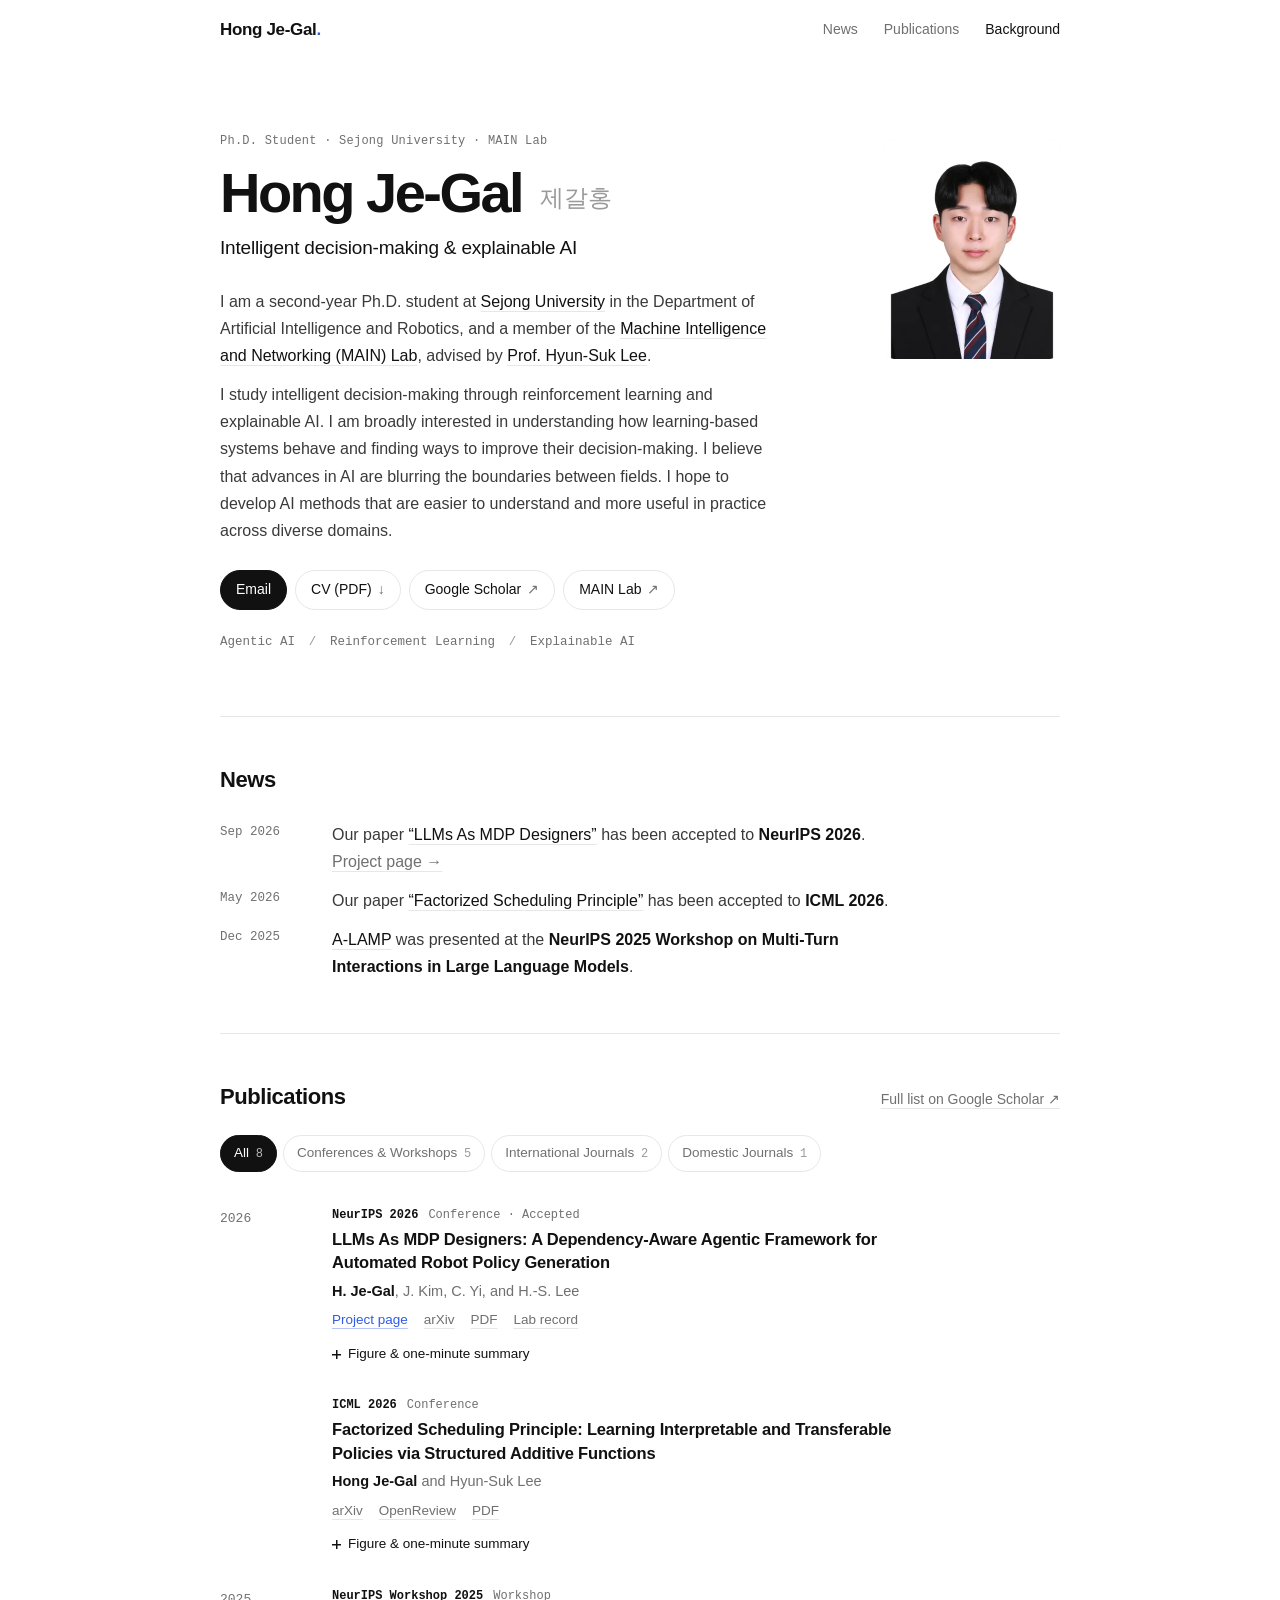
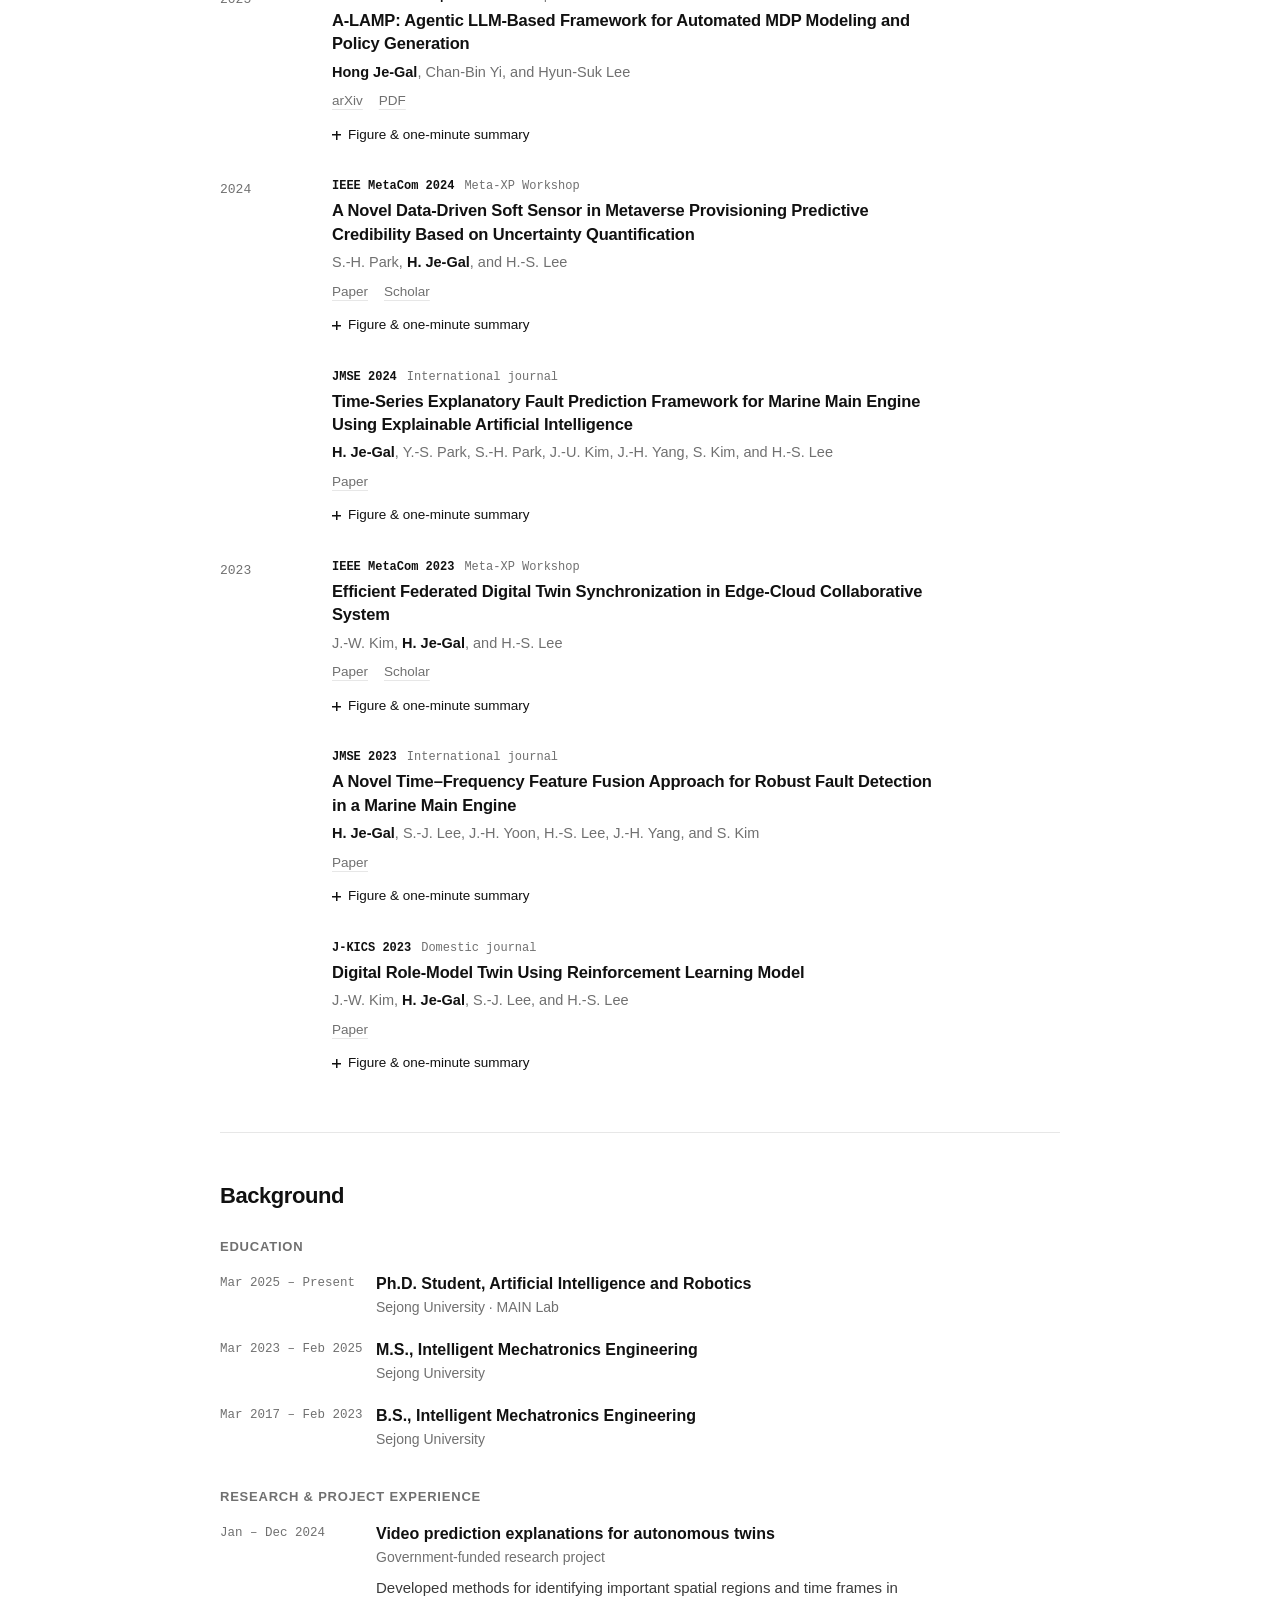
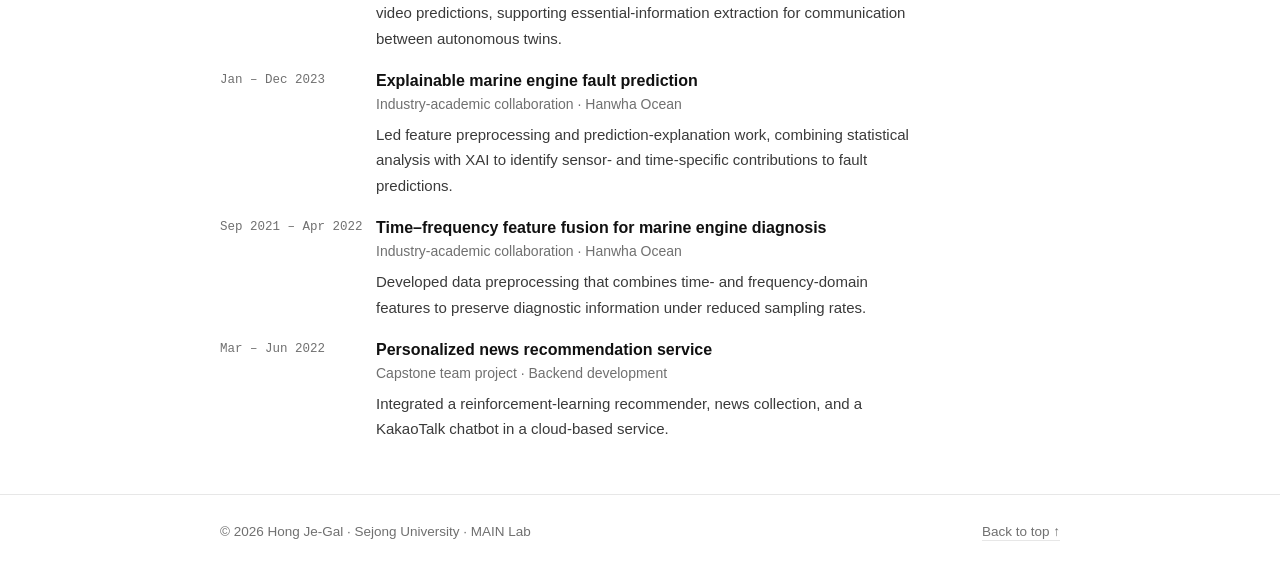
<file: index.html>
<!doctype html>
<html lang="en">
<head>
  <meta charset="utf-8">
  <meta name="viewport" content="width=device-width, initial-scale=1">
  <meta name="description" content="Hong Je-Gal (제갈홍), Ph.D. student at Sejong University, MAIN Lab. Research in intelligent decision-making, agentic AI, and explainable machine learning.">
  <meta name="color-scheme" content="light dark">
  <meta name="theme-color" content="#ffffff" media="(prefers-color-scheme: light)">
  <meta name="theme-color" content="#0e0e0f" media="(prefers-color-scheme: dark)">
  <title>Hong Je-Gal — Personal Homepage</title>
  <link rel="canonical" href="https://hongg-b.github.io/">
  <link rel="icon" href="data:image/svg+xml,%3Csvg xmlns='http://www.w3.org/2000/svg' viewBox='0 0 64 64'%3E%3Crect width='64' height='64' rx='14' fill='%23111'/%3E%3Cpath d='M18 16h7v13h14V16h7v32h-7V35H25v13h-7z' fill='%23fff'/%3E%3Ccircle cx='52' cy='45' r='4' fill='%232f5bea'/%3E%3C/svg%3E">
  <meta property="og:type" content="profile">
  <meta property="og:title" content="Hong Je-Gal (제갈홍)">
  <meta property="og:description" content="Hong Je-Gal (제갈홍), Ph.D. student at Sejong University, MAIN Lab. Research in intelligent decision-making, agentic AI, and explainable machine learning.">
  <meta property="og:url" content="https://hongg-b.github.io/">
  <meta property="og:image" content="https://hongg-b.github.io/assets/portrait-white.jpg">
  <meta name="twitter:card" content="summary">
  <meta name="twitter:title" content="Hong Je-Gal (제갈홍)">
  <meta name="twitter:description" content="Hong Je-Gal (제갈홍), Ph.D. student at Sejong University, MAIN Lab. Research in intelligent decision-making, agentic AI, and explainable machine learning.">
  <meta name="twitter:image" content="https://hongg-b.github.io/assets/portrait-white.jpg">
  <script type="application/ld+json">{"@context": "https://schema.org", "@type": "Person", "name": "Hong Je-Gal", "alternateName": "제갈홍", "jobTitle": "Ph.D. Student", "url": "https://hongg-b.github.io/", "image": "https://hongg-b.github.io/assets/portrait-white.jpg", "affiliation": {"@type": "Organization", "name": "Sejong University, MAIN Lab", "url": "https://mainlab.kr/"}, "sameAs": ["https://scholar.google.co.kr/citations?user=hsu3e9YAAAAJ"], "knowsAbout": ["Agentic AI", "Reinforcement Learning", "Explainable AI"]}</script>
  <style>
    :root{color-scheme:light dark;--bg:#fff;--ink:#111;--text:#3a3a3a;--muted:#707070;--faint:#9a9a9a;--line:#e7e7e7;--wash:#f6f6f6;--accent:#2f5bea;--focus:#2f5bea;--sans:"Inter","Pretendard","Segoe UI",-apple-system,BlinkMacSystemFont,"Helvetica Neue","Apple SD Gothic Neo","Malgun Gothic",Arial,sans-serif;--mono:ui-monospace,"SF Mono","JetBrains Mono",Menlo,Consolas,monospace}
    @media (prefers-color-scheme:dark){:root{--bg:#0e0e0f;--ink:#f3f3f3;--text:#cfcfcf;--muted:#9a9a9a;--faint:#6d6d6d;--line:#262628;--wash:#18181a;--accent:#7d9bff;--focus:#7d9bff}}
    *{box-sizing:border-box}
    html{scroll-behavior:smooth;scroll-padding-top:72px;-webkit-text-size-adjust:100%}
    @media (prefers-reduced-motion:reduce){html{scroll-behavior:auto}}
    body{margin:0;background:var(--bg);color:var(--text);font:16px/1.7 var(--sans);-webkit-font-smoothing:antialiased;text-rendering:optimizeLegibility}
    a{color:var(--ink);text-decoration:underline;text-decoration-color:var(--line);text-decoration-thickness:1px;text-underline-offset:4px;transition:text-decoration-color .15s,color .15s}
    a:hover{text-decoration-color:currentColor}
    :focus-visible{outline:2px solid var(--focus);outline-offset:3px;border-radius:2px}
    h1,h2,h3,h4,p,figure,ol,ul{margin:0}
    strong{color:var(--ink);font-weight:600}
    .wrap{width:min(100% - 48px,840px);margin-inline:auto}
    .sr-only{position:absolute;width:1px;height:1px;overflow:hidden;clip-path:inset(50%);white-space:nowrap}
    .skip{position:fixed;left:16px;top:-60px;z-index:30;background:var(--ink);color:var(--bg);padding:8px 14px;border-radius:6px}
    .skip:focus{top:12px}
    [hidden]{display:none!important}

    .site-header{position:sticky;top:0;z-index:10;background:color-mix(in srgb,var(--bg) 88%,transparent);backdrop-filter:saturate(1.4) blur(12px);-webkit-backdrop-filter:saturate(1.4) blur(12px);border-bottom:1px solid transparent;transition:border-color .2s}
    .site-header.scrolled{border-bottom-color:var(--line)}
    .bar{display:flex;align-items:center;justify-content:space-between;gap:20px}
    .site-header .bar{min-height:60px}
    .brand{font-weight:700;font-size:17px;letter-spacing:-.02em;color:var(--ink);text-decoration:none;white-space:nowrap}
    .brand span{color:var(--accent)}
    nav{display:flex;gap:26px}
    nav a{font-size:14px;color:var(--muted);text-decoration:none;padding:10px 0}
    nav a:hover,nav a[aria-current="true"]{color:var(--ink)}

    .intro{display:grid;grid-template-columns:minmax(0,1fr) 176px;grid-template-areas:"text photo" "body photo";column-gap:56px;padding:72px 0 64px}
    .intro-text{grid-area:text}
    .intro-body{grid-area:body}
    .portrait{grid-area:photo;width:176px;height:220px;object-fit:cover;object-position:50% 12%;border-radius:10px;background:var(--wash);align-self:start;margin-top:6px}
    .eyebrow{font:12px/1.4 var(--mono);color:var(--muted);letter-spacing:.02em}
    h1{margin-top:14px;font-size:clamp(38px,6vw,56px);line-height:1.02;letter-spacing:-.045em;font-weight:700;color:var(--ink)}
    .name-ko{font-size:.42em;font-weight:500;letter-spacing:0;color:var(--faint);margin-left:.2em;vertical-align:.25em}
    .tagline{margin-top:14px;font-size:19px;line-height:1.4;color:var(--ink);letter-spacing:-.01em}
    .intro-body{margin-top:26px}
    .intro-body > p{max-width:62ch}
    .intro-body > p + p{margin-top:12px}
    .actions{display:flex;flex-wrap:wrap;gap:8px;margin-top:26px}
    .btn{display:inline-flex;align-items:center;gap:6px;min-height:40px;padding:0 15px;border:1px solid var(--line);border-radius:999px;font-size:14px;font-weight:500;color:var(--ink);text-decoration:none;transition:border-color .15s,background .15s}
    .btn:hover{border-color:var(--ink)}
    .btn.primary{background:var(--ink);border-color:var(--ink);color:var(--bg)}
    .btn.primary:hover{background:transparent;color:var(--ink)}
    .btn span{color:var(--muted)}
    .btn.primary span{color:inherit}
    .interests{margin-top:22px;font:12.5px/1.6 var(--mono);color:var(--muted)}
    .interests i{font-style:normal;color:var(--faint);margin:0 .5em}

    .block{border-top:1px solid var(--line);padding:44px 0 52px}
    .block-head{display:flex;flex-wrap:wrap;align-items:baseline;justify-content:space-between;gap:8px 20px}
    h2{font-size:22px;letter-spacing:-.02em;font-weight:650;color:var(--ink)}
    .block > h2{margin-bottom:22px}
    .more-link{font-size:14px;color:var(--muted)}

    .news{list-style:none;padding:0;display:grid;gap:12px}
    .news li{display:grid;grid-template-columns:96px minmax(0,1fr);gap:16px}
    .news time,.timeline time{font:12.5px/1.75 var(--mono);color:var(--muted);padding-top:1px;white-space:nowrap}
    .news p{max-width:64ch}
    .news a[href$="ARPG/"]{color:var(--muted);white-space:nowrap}

    .filters{display:flex;flex-wrap:wrap;gap:6px;margin:20px 0 8px}
    .filters button{font:inherit;font-size:13.5px;color:var(--muted);background:none;border:1px solid var(--line);border-radius:999px;padding:6px 13px;cursor:pointer;min-height:36px}
    .filters button span{font:12px var(--mono);color:var(--faint);margin-left:3px}
    .filters button:hover{color:var(--ink);border-color:var(--muted)}
    .filters button[aria-pressed="true"]{color:var(--bg);background:var(--ink);border-color:var(--ink)}
    .filters button[aria-pressed="true"] span{color:inherit;opacity:.7}

    .year{display:grid;grid-template-columns:96px minmax(0,1fr);gap:16px;padding-top:26px}
    .year h3{font:500 13px/1.5 var(--mono);color:var(--muted);padding-top:3px;position:sticky;top:76px;align-self:start}
    .year-items{display:grid;gap:26px}
    .pub-meta{display:flex;flex-wrap:wrap;gap:4px 10px;font:12px/1.5 var(--mono);color:var(--muted)}
    .pub-meta .venue{color:var(--ink);font-weight:600}
    .pub-title{margin-top:4px;font-size:16.5px;line-height:1.42;font-weight:600;letter-spacing:-.01em;color:var(--ink);max-width:66ch}
    .pub-authors{margin-top:4px;font-size:14.5px;color:var(--muted)}
    .pub-authors strong{color:var(--ink);font-weight:600}
    .pub-links{display:flex;flex-wrap:wrap;gap:2px 16px;margin-top:6px;font-size:13.5px}
    .pub-links a{color:var(--muted)}
    .pub-links a:hover{color:var(--ink)}
    .pub-links a[href$="ARPG/"]{color:var(--accent);text-decoration-color:color-mix(in srgb,var(--accent) 35%,transparent)}
    .pub-more{margin-top:6px}
    .pub-more > summary{display:inline-flex;align-items:center;gap:7px;cursor:pointer;list-style:none;font-size:13.5px;color:var(--ink);padding:4px 0;min-height:32px}
    .pub-more > summary::-webkit-details-marker{display:none}
    .pub-more > summary::before{content:"";width:9px;height:9px;background:linear-gradient(currentColor,currentColor) center/9px 1.5px no-repeat,linear-gradient(currentColor,currentColor) center/1.5px 9px no-repeat;transition:transform .2s}
    .pub-more[open] > summary::before{transform:rotate(45deg)}
    .more-body{margin:10px 0 4px;padding:20px 22px;background:var(--wash);border-radius:10px;display:grid;gap:16px}
    .venue-full{font-size:13.5px;color:var(--muted)}
    .more-body figure .fig{display:block;background:#fff;border:1px solid var(--line);border-radius:8px;padding:10px;cursor:zoom-in}
    .more-body figure img{display:block;width:100%;height:auto}
    figcaption{margin-top:8px;font-size:12.5px;color:var(--muted)}
    figcaption span{color:var(--faint);margin-left:6px}
    .brief p{font-size:15px;max-width:68ch}
    .brief p + p{margin-top:10px}
    .brief .lead{font-size:17px;line-height:1.5;color:var(--ink);font-weight:500;letter-spacing:-.01em}
    .brief .takeaway{padding-top:10px;border-top:1px solid var(--line);color:var(--ink)}
    .brief .takeaway span{font:11.5px var(--mono);text-transform:uppercase;letter-spacing:.06em;color:var(--muted);margin-right:10px}
    .bib > summary{cursor:pointer;font-size:13.5px;color:var(--ink);min-height:32px;padding:4px 0}
    .bib pre{margin:8px 0 0;padding:14px 16px;background:var(--bg);border:1px solid var(--line);border-radius:8px;overflow-x:auto;font:12.5px/1.6 var(--mono);color:var(--text)}

    #background h3{font-size:13px;font-weight:600;color:var(--muted);text-transform:uppercase;letter-spacing:.06em;margin:6px 0 14px}
    #background h3 ~ h3{margin-top:34px}
    .timeline{list-style:none;padding:0;display:grid;gap:18px}
    .timeline li{display:grid;grid-template-columns:140px minmax(0,1fr);gap:16px}
    .timeline strong{display:block;font-weight:600;line-height:1.5}
    .timeline span{display:block;font-size:14px;color:var(--muted)}
    .timeline p{margin-top:5px;font-size:15px;max-width:64ch}

    .site-footer{border-top:1px solid var(--line);padding:26px 0 34px;font-size:13.5px;color:var(--muted)}
    .site-footer .bar{flex-wrap:wrap}
    .site-footer a{color:var(--muted)}

    .viewer{width:min(1100px,96vw);max-width:none;max-height:92dvh;padding:0;border:1px solid var(--line);border-radius:12px;background:var(--bg);color:var(--ink)}
    .viewer::backdrop{background:rgb(0 0 0/.6)}
    .viewer-bar{display:flex;align-items:center;justify-content:space-between;gap:12px;padding:10px 12px 10px 18px;border-bottom:1px solid var(--line);font-size:14px}
    .viewer-bar button{font:inherit;font-size:13.5px;min-height:36px;padding:0 14px;border:1px solid var(--line);border-radius:999px;background:none;color:var(--ink);cursor:pointer}
    .viewer-body{overflow:auto;max-height:calc(92dvh - 58px);background:#fff;padding:12px}
    .viewer-body img{display:block;width:100%;height:auto}
    body:has(.viewer[open]){overflow:hidden}

    @media (max-width:720px){
      .wrap{width:min(100% - 36px,840px)}
      nav{gap:18px}
      .intro{grid-template-columns:minmax(0,1fr) 92px;grid-template-areas:"text photo" "body body";column-gap:18px;padding:40px 0 44px}
      .portrait{width:92px;height:115px;border-radius:8px;margin-top:2px}
      h1{font-size:clamp(32px,9vw,42px)}
      .name-ko{display:block;margin:6px 0 0;font-size:15px;vertical-align:0}
      .tagline{font-size:16.5px}
      .intro-body{margin-top:20px}
      .block{padding:34px 0 40px}
      .news li,.timeline li{grid-template-columns:1fr;gap:0}
      .year{grid-template-columns:1fr;gap:6px;padding-top:22px}
      .year h3{position:static;font-weight:600;color:var(--ink)}
      .more-body{padding:16px;margin-inline:-6px}
      .filters{overflow-x:auto;flex-wrap:nowrap;margin-inline:-18px;padding-inline:18px;scrollbar-width:none}
      .filters button{flex:none}
    }

  </style>
</head>
<body id="top">
  <a class="skip" href="#about">Skip to content</a>
  <header class="site-header">
    <div class="wrap bar">
      <a class="brand" href="#top">Hong Je-Gal<span>.</span></a>
      <nav aria-label="Main navigation"><a href="#news">News</a><a href="#publications">Publications</a><a href="#background">Background</a></nav>
    </div>
  </header>
  <main class="wrap">
    <section class="intro" id="about" aria-labelledby="name">
      <div class="intro-text">
        <p class="eyebrow">Ph.D. Student · Sejong University · MAIN Lab</p>
        <h1 id="name">Hong Je-Gal <span class="name-ko" lang="ko">제갈홍</span></h1>
        <p class="tagline">Intelligent decision-making &amp; explainable AI</p>
      </div>
      <img class="portrait" src="[data-uri]" alt="Portrait of Hong Je-Gal" width="176" height="220" fetchpriority="high">
      <div class="intro-body">
        <p>I am a second-year Ph.D. student at <a href="https://sejong.ac.kr/">Sejong University</a> in the Department of Artificial Intelligence and Robotics, and a member of the <a href="https://mainlab.kr/">Machine Intelligence and Networking (MAIN) Lab</a>, advised by <a href="https://mainlab.kr/members/">Prof. Hyun-Suk Lee</a>.</p>
        <p>I study intelligent decision-making through reinforcement learning and explainable AI. I am broadly interested in understanding how learning-based systems behave and finding ways to improve their decision-making. I believe that advances in AI are blurring the boundaries between fields. I hope to develop AI methods that are easier to understand and more useful in practice across diverse domains.</p>
        <div class="actions" aria-label="Profile links">
          <a class="btn primary" href="mailto:jagrhong@naver.com">Email</a>
          <a class="btn" id="cv-download" download="Hong_Je-Gal_CV.pdf" href="[data-uri]">CV (PDF) <span aria-hidden="true">↓</span></a>
          <a class="btn" href="https://scholar.google.co.kr/citations?user=hsu3e9YAAAAJ&amp;hl=en" rel="noopener">Google Scholar <span aria-hidden="true">↗</span></a>
          <a class="btn" href="https://mainlab.kr/" rel="noopener">MAIN Lab <span aria-hidden="true">↗</span></a>
        </div>
        <p class="interests"><span class="sr-only">Research interests: </span>Agentic AI <i>/</i> Reinforcement Learning <i>/</i> Explainable AI</p>
      </div>
    </section>

    <section class="block" id="news" aria-labelledby="news-title">
      <h2 id="news-title">News</h2>
      <ul class="news">
        <li><time datetime="2026-09">Sep 2026</time><p>Our paper <a href="#llms-mdp">&ldquo;LLMs As MDP Designers&rdquo;</a> has been accepted to <strong>NeurIPS 2026</strong>. <a href="ARPG/">Project page →</a></p></li>
        <li><time datetime="2026-05">May 2026</time><p>Our paper <a href="#fsp">&ldquo;Factorized Scheduling Principle&rdquo;</a> has been accepted to <strong>ICML 2026</strong>.</p></li>
        <li><time datetime="2025-12">Dec 2025</time><p><a href="#alamp">A-LAMP</a> was presented at the <strong>NeurIPS 2025 Workshop on Multi-Turn Interactions in Large Language Models</strong>.</p></li>
      </ul>
    </section>

    <section class="block" id="publications" aria-labelledby="pub-title">
      <div class="block-head">
        <h2 id="pub-title">Publications</h2>
        <a class="more-link" href="https://scholar.google.co.kr/citations?user=hsu3e9YAAAAJ&amp;hl=en" rel="noopener">Full list on Google Scholar ↗</a>
      </div>
      <div class="filters" role="group" aria-label="Filter publications by type" hidden>
        <button type="button" data-filter="all" aria-pressed="true">All <span>8</span></button>
        <button type="button" data-filter="conference" aria-pressed="false">Conferences &amp; Workshops <span>5</span></button>
        <button type="button" data-filter="journal" aria-pressed="false">International Journals <span>2</span></button>
        <button type="button" data-filter="domestic" aria-pressed="false">Domestic Journals <span>1</span></button>
      </div>
      <p class="sr-only" id="filter-status" role="status" aria-live="polite"></p>
      <div class="pub-list">
      <div class="year" data-year="2026">
        <h3>2026</h3>
        <div class="year-items">
        <article class="pub" id="llms-mdp" data-category="conference">
          <p class="pub-meta"><span class="venue">NeurIPS 2026</span><span class="kind">Conference · Accepted</span></p>
          <h4 class="pub-title">LLMs As MDP Designers: A Dependency-Aware Agentic Framework for Automated Robot Policy Generation</h4>
          <p class="pub-authors"><strong>H. Je-Gal</strong>, J. Kim, C. Yi, and H.-S. Lee</p>
          <div class="pub-links"><a href="/ARPG/">Project page</a><a href="https://arxiv.org/abs/2611.04974" rel="noopener">arXiv</a><a href="https://arxiv.org/pdf/2611.04974" rel="noopener">PDF</a><a href="https://mainlab.kr/publications/#publication-1990" rel="noopener">Lab record</a></div>
          <details class="pub-more">
            <summary>Figure &amp; one-minute summary</summary>
            <div class="more-body">
              <p class="venue-full">Conference on Neural Information Processing Systems (NeurIPS), 2026</p>
              <figure><a class="fig" href="assets/papers/llms-mdp.webp" aria-label="Enlarge figure: LLMs As MDP Designers: A Dependency-Aware Agentic Framework for Automated Robot Policy Generation"><img src="assets/papers/llms-mdp.webp" loading="lazy" alt="ARPG pipeline from task and robot descriptions through sequential MDP modeling, validation, simulator implementation and policy training."></a><figcaption>ARPG framework &middot; Figure 2 in the manuscript. <span>Select to enlarge</span></figcaption></figure>
              <div class="brief"><p class="lead">A robot simulator can run without errors even when its reward teaches the wrong behavior.</p><p>ARPG takes a written task and builds the reinforcement learning problem in stages. Its agents record the objective and constraints before defining what the robot observes, which actions it can take, and how it earns reward. A checker traces inconsistencies back to the relevant stage. Separate agents then implement the simulator and train a policy in Isaac Lab.</p><p class="takeaway"><span>Result</span>In 10 independent attempts per task, ARPG produced a successful policy 9 times for Ant and 9 for Franka Reach. For Franka Lift, the simulator ran in 9 attempts and only 4 yielded a successful lifting policy.</p></div>
              
            </div>
          </details>
        </article>
        <article class="pub" id="fsp" data-category="conference">
          <p class="pub-meta"><span class="venue">ICML 2026</span><span class="kind">Conference</span></p>
          <h4 class="pub-title">Factorized Scheduling Principle: Learning Interpretable and Transferable Policies via Structured Additive Functions</h4>
          <p class="pub-authors"><strong>Hong Je-Gal</strong> and Hyun-Suk Lee</p>
          <div class="pub-links"><a href="https://arxiv.org/abs/2609.36578" rel="noopener">arXiv</a><a href="https://openreview.net/forum?id=ImK3lNmGTW" rel="noopener">OpenReview</a><a href="https://arxiv.org/pdf/2609.36578" rel="noopener">PDF</a></div>
          <details class="pub-more">
            <summary>Figure &amp; one-minute summary</summary>
            <div class="more-body">
              <p class="venue-full">International Conference on Machine Learning (ICML), 2026</p>
              <figure><a class="fig" href="assets/papers/fsp.webp" aria-label="Enlarge figure: Factorized Scheduling Principle: Learning Interpretable and Transferable Policies via Structured Additive Functions"><img src="assets/papers/fsp.webp" loading="lazy" alt="FSP overview: candidate items, condition distribution, additive global scheduling principle, and priority scoring and selection."></a><figcaption>FSP framework &middot; Figure 1 in the paper. <span>Select to enlarge</span></figcaption></figure>
              <div class="brief"><p class="lead">Which item should a scheduler serve next when the number of candidates keeps changing?</p><p>FSP learns one priority rule from scheduling experience. It represents the current candidates by the distribution of their features and scores each item by adding learned effects for individual features and pairs of features. The resulting curves show what raised or lowered an item's priority. The same rule can rank a different number of candidates without retraining.</p><p class="takeaway"><span>Result</span>The authors tested wireless scheduling, inventory replenishment, and warehouse clearance. In warehouse clearance, a rule trained on 10 items earned the highest average reward among the tested methods on new populations of 5, 10, 15, and 20 items.</p></div>
              <details class="bib"><summary>BibTeX</summary><pre>@inproceedings{jegal2026factorized,
  title={Factorized Scheduling Principle: Learning Interpretable and Transferable Policies via Structured Additive Functions},
  author={Je-Gal, Hong and Lee, Hyun-Suk},
  booktitle={International Conference on Machine Learning},
  year={2026},
  url={https://arxiv.org/abs/2609.36578}
}</pre></details>
            </div>
          </details>
        </article>
        </div>
      </div>
      <div class="year" data-year="2025">
        <h3>2025</h3>
        <div class="year-items">
        <article class="pub" id="alamp" data-category="conference">
          <p class="pub-meta"><span class="venue">NeurIPS Workshop 2025</span><span class="kind">Workshop</span></p>
          <h4 class="pub-title">A-LAMP: Agentic LLM-Based Framework for Automated MDP Modeling and Policy Generation</h4>
          <p class="pub-authors"><strong>Hong Je-Gal</strong>, Chan-Bin Yi, and Hyun-Suk Lee</p>
          <div class="pub-links"><a href="https://arxiv.org/abs/2512.11270" rel="noopener">arXiv</a><a href="https://arxiv.org/pdf/2512.11270" rel="noopener">PDF</a></div>
          <details class="pub-more">
            <summary>Figure &amp; one-minute summary</summary>
            <div class="more-body">
              <p class="venue-full">NeurIPS Workshop on Multi-Turn Interactions in Large Language Models, 2025</p>
              <figure><a class="fig" href="assets/papers/alamp.webp" aria-label="Enlarge figure: A-LAMP: Agentic LLM-Based Framework for Automated MDP Modeling and Policy Generation"><img src="assets/papers/alamp.webp" loading="lazy" alt="Comparison of a human expert workflow with A-LAMP agents for abstract task interpretation, MDP formulation, and coding."></a><figcaption>Human and A-LAMP workflows &middot; Figure 1 in the paper. <span>Select to enlarge</span></figcaption></figure>
              <div class="brief"><p class="lead">Can a written task specification become a working learning environment and a trained policy?</p><p>A-LAMP divides the work among language-model agents. They identify the quantities, constraints, and objective in the description, then define the state, actions, and rewards. Coding agents turn that formulation into a Gym-style environment and training loop. A code executor runs it and returns errors for repair. The evaluation scores the formulation, executable code, and learned behavior separately.</p><p class="takeaway"><span>Result</span>In 20 drone-delivery trials, A-LAMP with GPT-4o produced a successful policy 9 times, compared with 2 for GPT-4o alone. In wireless resource allocation the corresponding counts were 9 and 4.</p></div>
              <details class="bib"><summary>BibTeX</summary><pre>@article{jegal2025alamp,
  title={A-LAMP: Agentic LLM-Based Framework for Automated MDP Modeling and Policy Generation},
  author={Je-Gal, Hong and Yi, Chan-Bin and Lee, Hyun-Suk},
  journal={arXiv preprint arXiv:2512.11270},
  year={2025},
  url={https://arxiv.org/abs/2512.11270}
}</pre></details>
            </div>
          </details>
        </article>
        </div>
      </div>
      <div class="year" data-year="2024">
        <h3>2024</h3>
        <div class="year-items">
        <article class="pub" id="soft-sensor" data-category="conference">
          <p class="pub-meta"><span class="venue">IEEE MetaCom 2024</span><span class="kind">Meta-XP Workshop</span></p>
          <h4 class="pub-title">A Novel Data-Driven Soft Sensor in Metaverse Provisioning Predictive Credibility Based on Uncertainty Quantification</h4>
          <p class="pub-authors">S.-H. Park, <strong>H. Je-Gal</strong>, and H.-S. Lee</p>
          <div class="pub-links"><a href="https://doi.org/10.1109/MetaCom62920.2024.00053" rel="noopener">Paper</a><a href="https://scholar.google.co.kr/citations?view_op=view_citation&amp;hl=en&amp;user=hsu3e9YAAAAJ&amp;citation_for_view=hsu3e9YAAAAJ:2osOgNQ5qMEC" rel="noopener">Scholar</a></div>
          <details class="pub-more">
            <summary>Figure &amp; one-minute summary</summary>
            <div class="more-body">
              <p class="venue-full">IEEE MetaCom &middot; Meta-XP Workshop, pp. 285&ndash;290, 2024</p>
              <figure><a class="fig" href="assets/papers/soft-sensor.webp" aria-label="Enlarge figure: A Novel Data-Driven Soft Sensor in Metaverse Provisioning Predictive Credibility Based on Uncertainty Quantification"><img src="assets/papers/soft-sensor.webp" loading="lazy" alt="Multiple physical sensors provide measurements to a soft sensor, which estimates a target sensor value and its predictive credibility."></a><figcaption>Soft-sensing system and predictive credibility &middot; Figure 1 in the paper. <span>Select to enlarge</span></figcaption></figure>
              <div class="brief"><p class="lead">A virtual air-quality sensor estimates ultrafine dust from other air-quality and weather measurements. How can it signal that a reading is uncertain?</p><p>The researchers trained five neural networks on atmospheric measurements from Seoul. Each network estimates both a mean and a variance. Together they produce a dust estimate and an interval around it. The experiment introduced an artificial shift in sensor data, either only at test time or during both training and testing.</p><p class="takeaway"><span>Result</span>When the shift first appeared at test time, the intervals were about 12 times wider on average than when training had included the shift. Those wider intervals contained 95.64% of the measured test values.</p></div>
              
            </div>
          </details>
        </article>
        <article class="pub" id="jmse2024" data-category="journal">
          <p class="pub-meta"><span class="venue">JMSE 2024</span><span class="kind">International journal</span></p>
          <h4 class="pub-title">Time-Series Explanatory Fault Prediction Framework for Marine Main Engine Using Explainable Artificial Intelligence</h4>
          <p class="pub-authors"><strong>H. Je-Gal</strong>, Y.-S. Park, S.-H. Park, J.-U. Kim, J.-H. Yang, S. Kim, and H.-S. Lee</p>
          <div class="pub-links"><a href="https://doi.org/10.3390/jmse12081296" rel="noopener">Paper</a></div>
          <details class="pub-more">
            <summary>Figure &amp; one-minute summary</summary>
            <div class="more-body">
              <p class="venue-full">Journal of Marine Science and Engineering, 12(8), 1296, 2024</p>
              <figure><a class="fig" href="assets/papers/jmse2024.webp" aria-label="Enlarge figure: Time-Series Explanatory Fault Prediction Framework for Marine Main Engine Using Explainable Artificial Intelligence"><img src="assets/papers/jmse2024.webp" loading="lazy" alt="Marine engine prediction framework with correlation and SHAP based feature selection, model training and time-specific explanations."></a><figcaption>Training and explanation framework &middot; Author&rsquo;s research presentation. <span>Select to enlarge</span></figcaption></figure>
              <div class="brief"><p class="lead">When a model predicts an engine fault, which sensor readings prompted the warning, and when did they occur?</p><p>Using operating data from an LNG carrier, the authors select relevant sensor channels with correlation and SHAP analysis. An LSTM forecasts cylinder exhaust-gas temperature. A learned mask then highlights the sensors and time intervals that influenced the forecast. To check those explanations against known precursors, the authors add 11 synthetic fault patterns to normal operating data.</p><p class="takeaway"><span>Result</span>Across the 11 datasets, the mean overlap score was 0.76. It measures the fraction of the time flagged as important for a sensor that fell within its injected precursor period.</p></div>
              
            </div>
          </details>
        </article>
        </div>
      </div>
      <div class="year" data-year="2023">
        <h3>2023</h3>
        <div class="year-items">
        <article class="pub" id="twin-sync" data-category="conference">
          <p class="pub-meta"><span class="venue">IEEE MetaCom 2023</span><span class="kind">Meta-XP Workshop</span></p>
          <h4 class="pub-title">Efficient Federated Digital Twin Synchronization in Edge-Cloud Collaborative System</h4>
          <p class="pub-authors">J.-W. Kim, <strong>H. Je-Gal</strong>, and H.-S. Lee</p>
          <div class="pub-links"><a href="https://doi.org/10.1109/MetaCom57706.2023.00134" rel="noopener">Paper</a><a href="https://scholar.google.co.kr/citations?view_op=view_citation&amp;hl=en&amp;user=hsu3e9YAAAAJ&amp;citation_for_view=hsu3e9YAAAAJ:u5HHmVD_uO8C" rel="noopener">Scholar</a></div>
          <details class="pub-more">
            <summary>Figure &amp; one-minute summary</summary>
            <div class="more-body">
              <p class="venue-full">IEEE MetaCom &middot; Meta-XP Workshop, pp. 714&ndash;719, 2023</p>
              <figure><a class="fig" href="assets/papers/twin-sync.webp" aria-label="Enlarge figure: Efficient Federated Digital Twin Synchronization in Edge-Cloud Collaborative System"><img src="assets/papers/twin-sync.webp" loading="lazy" alt="Digital twin networks split neural inference between edge and cloud, with multiple early-exit points."></a><figcaption>Edge&ndash;cloud collaboration and early exits &middot; Figure 1 in the paper. <span>Select to enlarge</span></figcaption></figure>
              <div class="brief"><p class="lead">Where should each digital twin hand its computation from an edge device to the cloud?</p><p>A twin can finish inference at an early exit or send an intermediate result to the cloud. The best handoff depends on how often each exit is used, how long each layer takes, and how much data must cross the link. The authors compare a joint search over all twins' split points with a cheaper heuristic that chooses a split for each twin separately.</p><p class="takeaway"><span>Result</span>In simulations using an early-exit ResNet on CIFAR-10, the heuristic came close to the exhaustive search's synchronization time. When transmission became costly, sending all inputs to the cloud was the slowest option tested.</p></div>
              
            </div>
          </details>
        </article>
        <article class="pub" id="jmse2023" data-category="journal">
          <p class="pub-meta"><span class="venue">JMSE 2023</span><span class="kind">International journal</span></p>
          <h4 class="pub-title">A Novel Time–Frequency Feature Fusion Approach for Robust Fault Detection in a Marine Main Engine</h4>
          <p class="pub-authors"><strong>H. Je-Gal</strong>, S.-J. Lee, J.-H. Yoon, H.-S. Lee, J.-H. Yang, and S. Kim</p>
          <div class="pub-links"><a href="https://doi.org/10.3390/jmse11081577" rel="noopener">Paper</a></div>
          <details class="pub-more">
            <summary>Figure &amp; one-minute summary</summary>
            <div class="more-body">
              <p class="venue-full">Journal of Marine Science and Engineering, 11(8), 1577, 2023</p>
              <figure><a class="fig" href="assets/papers/jmse2023.webp" aria-label="Enlarge figure: A Novel Time–Frequency Feature Fusion Approach for Robust Fault Detection in a Marine Main Engine"><img src="assets/papers/jmse2023.webp" loading="lazy" alt="RPM data split into time-domain and frequency-domain feature extraction, then combined for neural-network fault detection."></a><figcaption>Feature-fusion framework &middot; Figure 6 in the paper (CC BY 4.0). <span>Select to enlarge</span></figcaption></figure>
              <div class="brief"><p class="lead">Can a single shaft encoder reveal a cylinder misfire when engine speed is sampled less frequently?</p><p>During a sea trial on a crude oil carrier, the researchers deliberately induced a cylinder misfire and recorded instantaneous engine speed. They combined time-domain features of the speed signal with features from its bispectrum, which captures relationships between frequency components. They then reduced the sampling rate to test which fault signatures survived.</p><p class="takeaway"><span>Result</span>At one hundredth of the original sampling rate, the fused features classified normal and abnormal operation with 96.26% accuracy. Using the time-domain features alone gave 53.48% on the same test.</p></div>
              
            </div>
          </details>
        </article>
        <article class="pub" id="role-model" data-category="domestic">
          <p class="pub-meta"><span class="venue">J-KICS 2023</span><span class="kind">Domestic journal</span></p>
          <h4 class="pub-title">Digital Role-Model Twin Using Reinforcement Learning Model</h4>
          <p class="pub-authors">J.-W. Kim, <strong>H. Je-Gal</strong>, S.-J. Lee, and H.-S. Lee</p>
          <div class="pub-links"><a href="https://doi.org/10.7840/kics.2023.48.2.282" rel="noopener">Paper</a></div>
          <details class="pub-more">
            <summary>Figure &amp; one-minute summary</summary>
            <div class="more-body">
              <p class="venue-full">The Journal of Korean Institute of Communications and Information Sciences, 48(2), 282&ndash;293, 2023</p>
              <figure><a class="fig" href="assets/papers/role-model.webp" aria-label="Enlarge figure: Digital Role-Model Twin Using Reinforcement Learning Model"><img src="assets/papers/role-model.webp" loading="lazy" alt="Role models and contextual decision features feed a shared preference network that offers role-model-specific preferences to users."></a><figcaption>Digital role-model twin structure &middot; Figure 1 in the paper. <span>Select to enlarge</span></figcaption></figure>
              <div class="brief"><p class="lead">Can a recommender learn how one person's choices change with the situation?</p><p>The digital role-model twin learns from the choices a role model makes among a set of options. A deep Q-network uses a learned representation of that role model together with contextual information to score the options. In a simulated news service, virtual role models had different interests and became more interested in weather news when it rained or snowed.</p><p class="takeaway"><span>Result</span>In rain or snow, the context-aware twin scored 99.18% on the paper's modified recall measure for news recommendations. The version that omitted context scored 90.31% in the same simulation.</p></div>
              
            </div>
          </details>
        </article>
        </div>
      </div>
      </div>
    </section>

    <section class="block" id="background" aria-labelledby="background-title">
      <h2 id="background-title">Background</h2>
      <h3>Education</h3>
      <ol class="timeline">
          <li><time>Mar 2025 &ndash; Present</time><div><strong>Ph.D. Student, Artificial Intelligence and Robotics</strong><span>Sejong University &middot; MAIN Lab</span></div></li>
          <li><time>Mar 2023 &ndash; Feb 2025</time><div><strong>M.S., Intelligent Mechatronics Engineering</strong><span>Sejong University</span></div></li>
          <li><time>Mar 2017 &ndash; Feb 2023</time><div><strong>B.S., Intelligent Mechatronics Engineering</strong><span>Sejong University</span></div></li>
      </ol>
      <h3>Research & Project Experience</h3>
      <ol class="timeline">
          <li><time>Jan &ndash; Dec 2024</time><div><strong>Video prediction explanations for autonomous twins</strong><span>Government-funded research project</span><p>Developed methods for identifying important spatial regions and time frames in video predictions, supporting essential-information extraction for communication between autonomous twins.</p></div></li>
          <li><time>Jan &ndash; Dec 2023</time><div><strong>Explainable marine engine fault prediction</strong><span>Industry-academic collaboration &middot; Hanwha Ocean</span><p>Led feature preprocessing and prediction-explanation work, combining statistical analysis with XAI to identify sensor- and time-specific contributions to fault predictions.</p></div></li>
          <li><time>Sep 2021 &ndash; Apr 2022</time><div><strong>Time&ndash;frequency feature fusion for marine engine diagnosis</strong><span>Industry-academic collaboration &middot; Hanwha Ocean</span><p>Developed data preprocessing that combines time- and frequency-domain features to preserve diagnostic information under reduced sampling rates.</p></div></li>
          <li><time>Mar &ndash; Jun 2022</time><div><strong>Personalized news recommendation service</strong><span>Capstone team project &middot; Backend development</span><p>Integrated a reinforcement-learning recommender, news collection, and a KakaoTalk chatbot in a cloud-based service.</p></div></li>
      </ol>
    </section>
  </main>
  <dialog class="viewer" aria-labelledby="viewer-title">
    <div class="viewer-bar"><strong id="viewer-title">Figure</strong><form method="dialog"><button type="submit">Close</button></form></div>
    <div class="viewer-body"><img alt=""></div>
  </dialog>
  <footer class="site-footer">
    <div class="wrap bar">
      <p>© 2026 Hong Je-Gal · Sejong University · MAIN Lab</p>
      <a href="#top">Back to top ↑</a>
    </div>
  </footer>
  <script>
  (() => {
    const header = document.querySelector('.site-header');
    const onScroll = () => header.classList.toggle('scrolled', scrollY > 8);
    addEventListener('scroll', onScroll, { passive: true });
    onScroll();

    const filters = document.querySelector('.filters');
    const buttons = [...filters.querySelectorAll('button')];
    const pubs = [...document.querySelectorAll('.pub')];
    const years = [...document.querySelectorAll('.year')];
    const status = document.getElementById('filter-status');
    function filter(category) {
      buttons.forEach(b => b.setAttribute('aria-pressed', String(b.dataset.filter === category)));
      pubs.forEach(p => { p.hidden = category !== 'all' && p.dataset.category !== category; });
      years.forEach(y => { y.hidden = !y.querySelector('.pub:not([hidden])'); });
      status.textContent = pubs.filter(p => !p.hidden).length + ' publications shown';
    }
    buttons.forEach(b => b.addEventListener('click', () => filter(b.dataset.filter)));
    filters.hidden = false;

    function openFromHash() {
      const pub = document.getElementById(decodeURIComponent(location.hash.slice(1)));
      if (!pub || !pub.classList.contains('pub')) return;
      if (pub.hidden) filter('all');
      pub.querySelector('.pub-more').open = true;
      requestAnimationFrame(() => pub.scrollIntoView({ block: 'start' }));
    }
    addEventListener('hashchange', openFromHash);
    openFromHash();

    const viewer = document.querySelector('.viewer');
    if (typeof viewer.showModal === 'function') {
      const img = viewer.querySelector('img');
      document.querySelectorAll('.fig').forEach(link => link.addEventListener('click', e => {
        if (e.ctrlKey || e.metaKey || e.shiftKey || e.altKey) return;
        e.preventDefault();
        const source = link.querySelector('img');
        img.src = link.href;
        img.alt = source.alt;
        viewer.querySelector('#viewer-title').textContent = link.closest('.pub').querySelector('.pub-title').textContent;
        viewer.showModal();
      }));
      viewer.addEventListener('click', e => { if (e.target === viewer) viewer.close(); });
    }

    const links = [...document.querySelectorAll('nav a')];
    const sections = links.map(a => document.querySelector(a.hash));
    const spy = new IntersectionObserver(entries => {
      entries.forEach(entry => {
        if (!entry.isIntersecting) return;
        links.forEach(a => a.setAttribute('aria-current', String(a.hash === '#' + entry.target.id)));
      });
    }, { rootMargin: '-45% 0px -50% 0px' });
    sections.forEach(s => s && spy.observe(s));
  })();

  </script>
</body>
</html>
</file>
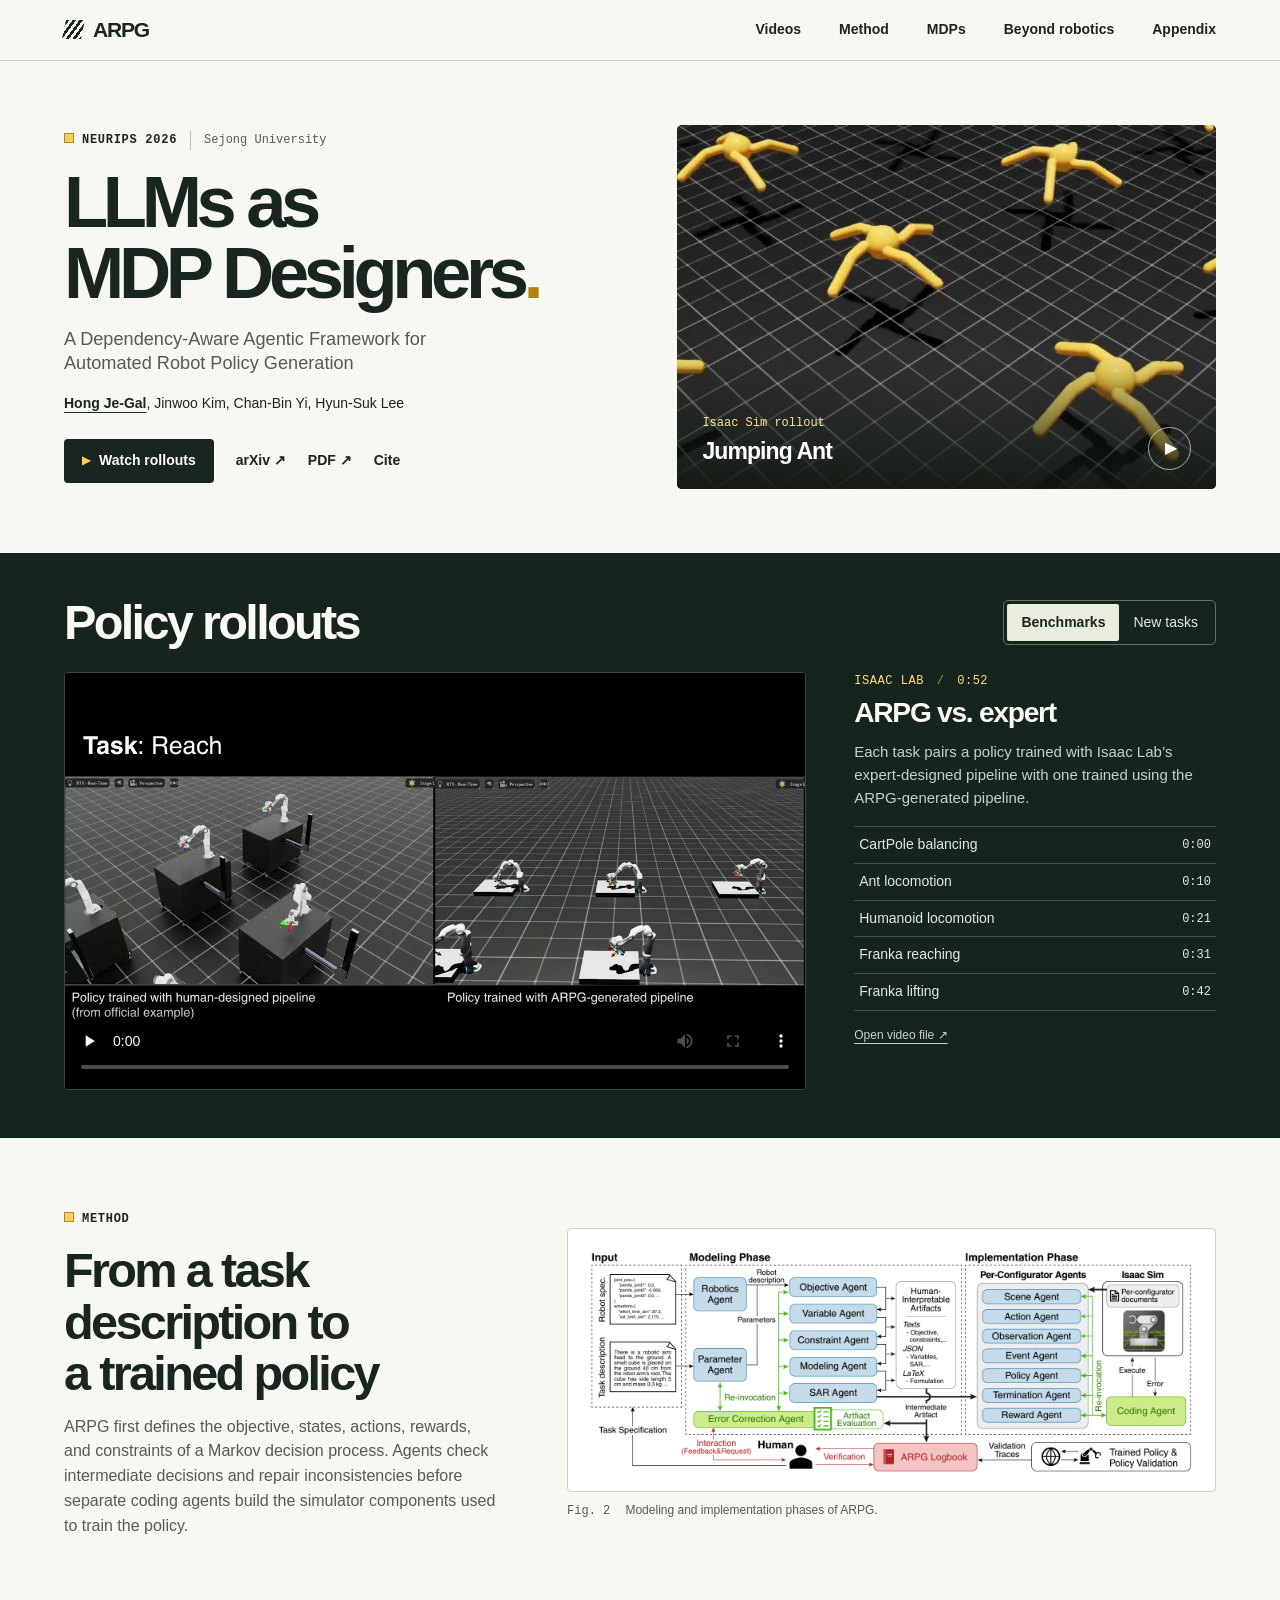
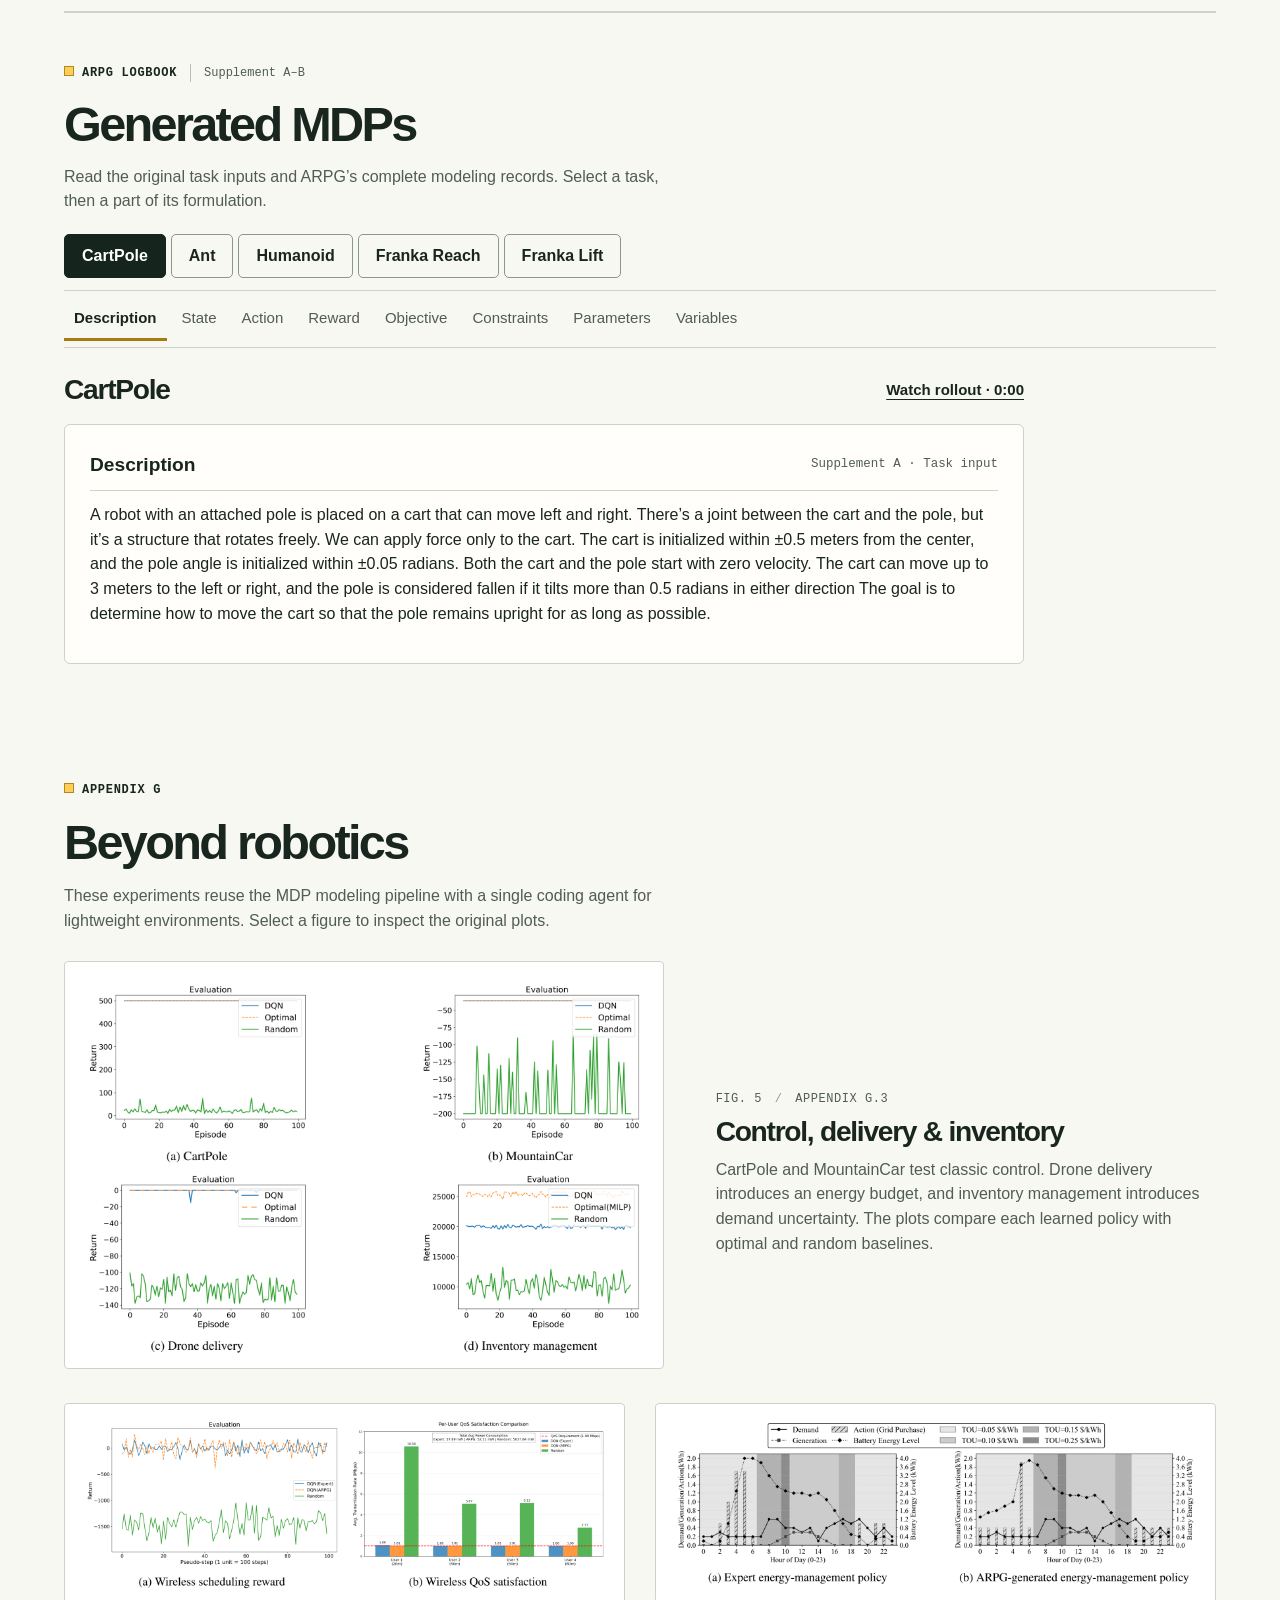
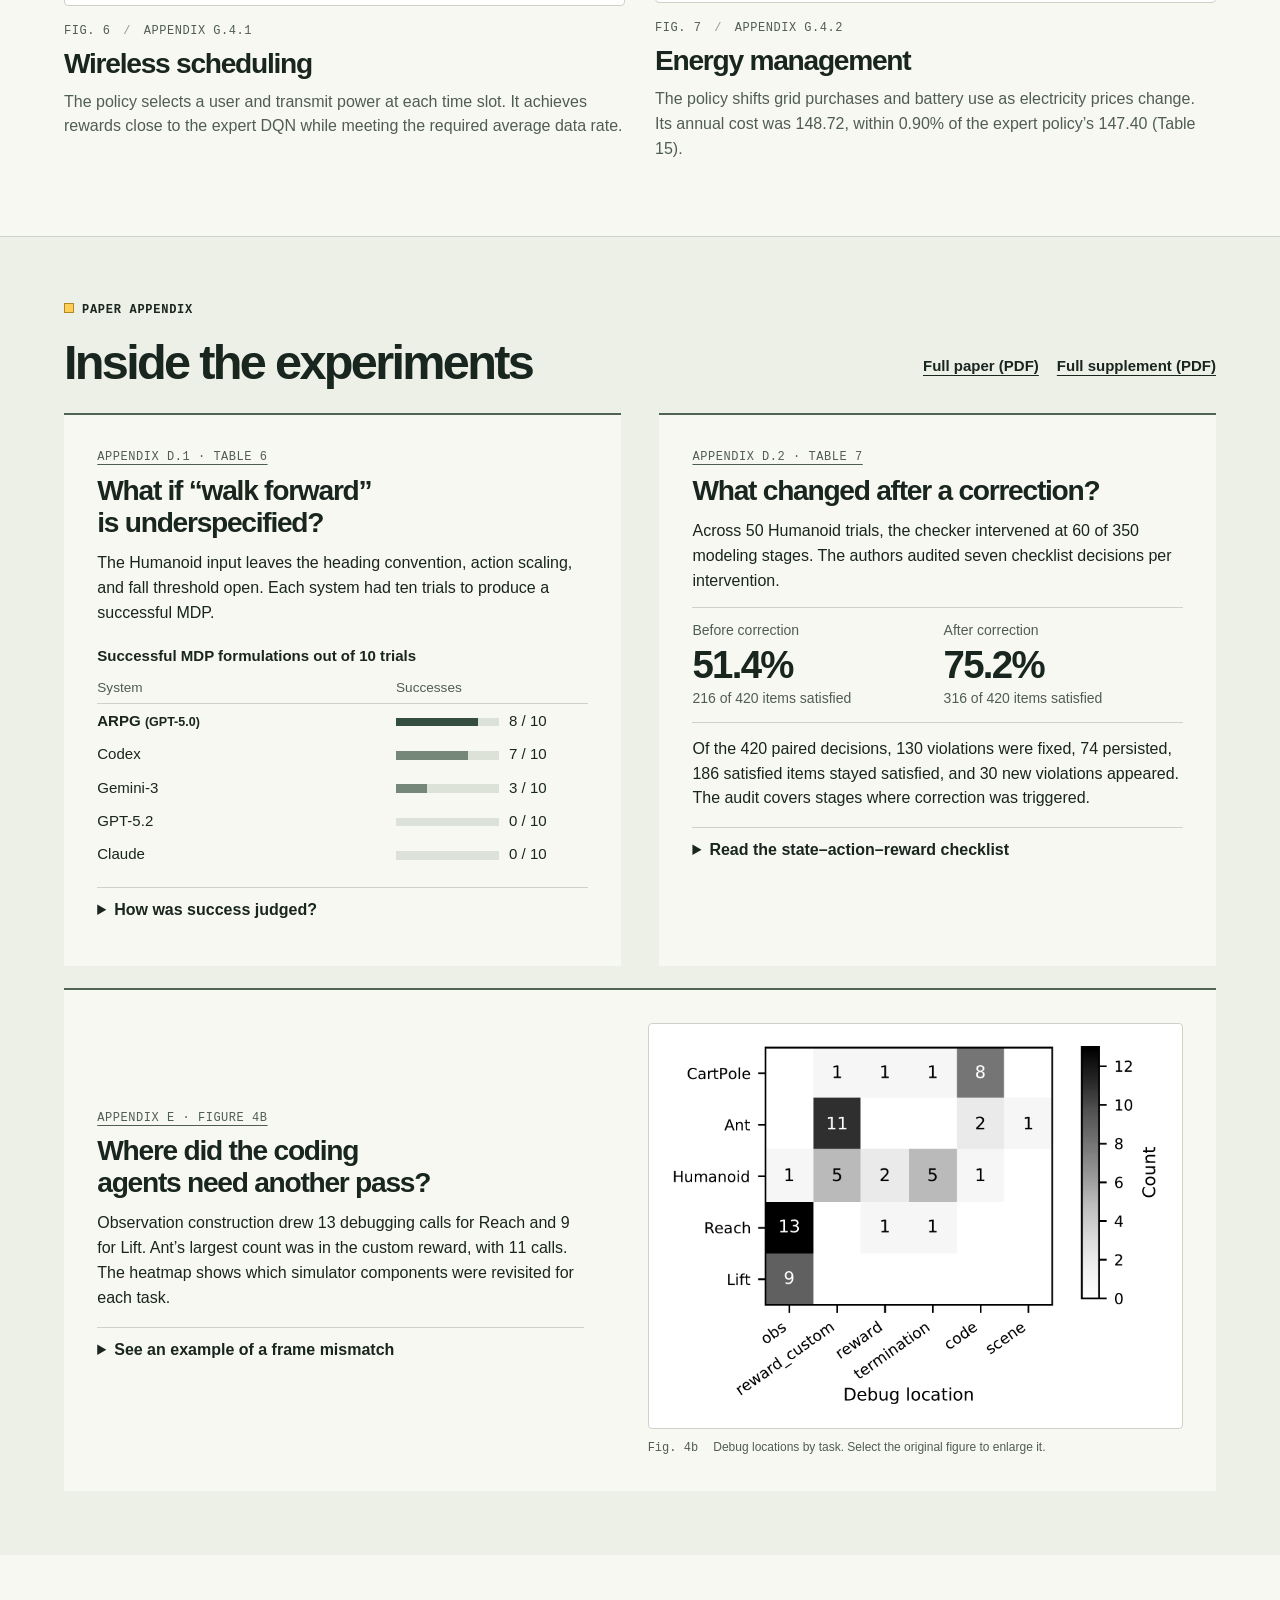
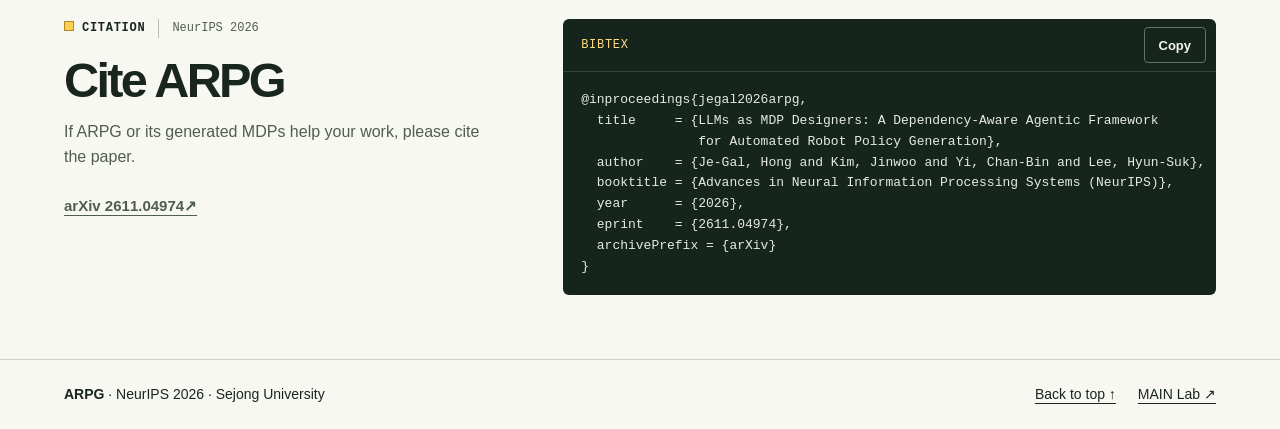
<file: ARPG/index.html>
<!doctype html>
<html lang="en">
<head>
  <meta charset="utf-8">
  <meta name="viewport" content="width=device-width, initial-scale=1">
  <meta name="theme-color" content="#f8f8f2">
  <meta name="description" content="Watch ARPG's robot policies, explore the MDPs it generated for five benchmarks, and see results beyond robotics.">
  <title>ARPG · LLMs as MDP Designers</title>
  <link rel="canonical" href="https://hongg-b.github.io/ARPG/">
  <link rel="icon" href="data:image/svg+xml,%3Csvg xmlns='http://www.w3.org/2000/svg' viewBox='0 0 32 32'%3E%3Crect width='32' height='32' rx='6' fill='%2316241e'/%3E%3Cpath d='M9 25 15 7h3l-6 18zm6 0 6-18h3l-6 18z' fill='%23ffcf55'/%3E%3C/svg%3E">
  <meta property="og:type" content="website">
  <meta property="og:site_name" content="ARPG">
  <meta property="og:title" content="LLMs as MDP Designers: A Dependency-Aware Agentic Framework for Automated Robot Policy Generation">
  <meta property="og:description" content="Watch ARPG's robot policies, explore the MDPs it generated for five benchmarks, and see results beyond robotics.">
  <meta property="og:url" content="https://hongg-b.github.io/ARPG/">
  <meta property="og:image" content="https://hongg-b.github.io/ARPG/media/jumping-ant.jpg">
  <meta property="og:image:width" content="1160">
  <meta property="og:image:height" content="520">
  <meta property="og:image:alt" content="Simulated Ant robots in midair above the Isaac Sim grid">
  <meta name="twitter:card" content="summary_large_image">
  <meta name="twitter:title" content="LLMs as MDP Designers: A Dependency-Aware Agentic Framework for Automated Robot Policy Generation">
  <meta name="twitter:description" content="Watch ARPG's robot policies, explore the MDPs it generated for five benchmarks, and see results beyond robotics.">
  <meta name="twitter:image" content="https://hongg-b.github.io/ARPG/media/jumping-ant.jpg">
  <script type="application/ld+json">
  {"@context":"https://schema.org","@type":"ScholarlyArticle","headline":"LLMs as MDP Designers: A Dependency-Aware Agentic Framework for Automated Robot Policy Generation","name":"LLMs as MDP Designers: A Dependency-Aware Agentic Framework for Automated Robot Policy Generation",
   "author":[{"@type":"Person","name":"Hong Je-Gal","url":"https://hongg-b.github.io/"},{"@type":"Person","name":"Jinwoo Kim"},{"@type":"Person","name":"Chan-Bin Yi"},{"@type":"Person","name":"Hyun-Suk Lee"}],
   "sourceOrganization":{"@type":"Organization","name":"Sejong University"},
   "datePublished":"2026-11-03","url":"https://hongg-b.github.io/ARPG/","sameAs":"https://arxiv.org/abs/2611.04974",
   "image":"https://hongg-b.github.io/ARPG/media/jumping-ant.jpg","about":["Robotics","Reinforcement learning","Large language models"]}
  </script>
  <link rel="stylesheet" href="style.css?v=polish-1">
  <script src="page.js?v=polish-1" defer></script>
</head>
<body>
<a class="skip" href="#demos">Skip to videos</a>
<header class="header">
  <nav class="wrap"><a href="#top" class="brand" aria-label="ARPG project home"><i aria-hidden="true"></i>ARPG</a>
    <div class="navlinks"><a href="#demos">Videos</a><a href="#method">Method</a><a href="#mdps">MDPs</a><a href="#beyond">Beyond<span class="nav-qualifier">&nbsp;robotics</span></a><a href="#appendix">Appendix</a></div>
  </nav>
</header>
<main id="top">
  <section class="hero wrap" aria-labelledby="title">
    <div class="intro">
      <p class="kicker"><b>NeurIPS 2026</b><span>Sejong University</span></p>
      <h1 id="title">LLMs as <br>MDP Designers<span>.</span></h1>
      <p class="subtitle">A Dependency-Aware Agentic Framework for Automated Robot Policy Generation</p>
      <p class="authors"><a href="https://hongg-b.github.io/">Hong Je-Gal</a>, Jinwoo Kim, Chan-Bin Yi, Hyun-Suk Lee</p>
      <div class="actions"><a class="primary" href="#demos"><span aria-hidden="true">▶</span> Watch rollouts</a><a class="textlink" href="https://arxiv.org/abs/2611.04974">arXiv <span aria-hidden="true">↗</span></a><a class="textlink" href="https://arxiv.org/pdf/2611.04974">PDF <span aria-hidden="true">↗</span></a><a class="textlink" href="#cite">Cite</a></div>
    </div>
    <a class="hero-shot" href="#variants" data-scene="4.3" aria-label="Play the Jumping Ant rollout">
      <img src="media/jumping-ant.jpg" width="1160" height="520" fetchpriority="high" alt="Simulated Ant robots in midair above the Isaac Sim grid">
      <div class="shot-caption"><div><small>Isaac Sim rollout</small><strong>Jumping Ant</strong></div><span class="play" aria-hidden="true">▶</span></div>
    </a>
  </section>
  <section class="demos" id="demos" aria-labelledby="demo-title"><div class="wrap">
    <div class="demo-header"><h2 id="demo-title">Policy rollouts</h2>
      <div class="switches" aria-label="Select video" hidden><button aria-pressed="true" data-target="benchmarks">Benchmarks</button><button aria-pressed="false" data-target="variants">New tasks</button></div>
    </div>
    <article class="reel" id="benchmarks">
      <div class="screen"><video controls playsinline preload="none" poster="media/benchmarks.jpg" aria-label="Five benchmark comparisons"><source src="media/benchmarks.mp4" type="video/mp4"></video></div>
      <div class="reel-info">
        <p class="micro">Isaac Lab <span>/</span> 0:52</p><h3>ARPG vs. expert</h3><p>Each task pairs a policy trained with Isaac Lab’s expert-designed pipeline with one trained using the ARPG-generated pipeline.</p>
        <div class="chapters" aria-label="Benchmark video chapters" hidden></div>
        <a class="video-file" href="media/benchmarks.mp4">Open video file ↗</a>
      </div>
    </article>
    <article class="reel" id="variants">
      <div class="screen"><video controls playsinline preload="none" poster="media/new-tasks.jpg" aria-label="Five additional robot behaviors"><source src="media/new-tasks.mp4" type="video/mp4"></video></div>
      <div class="reel-info">
        <p class="micro">Isaac Sim <span>/</span> 0:20</p><h3>New robot tasks</h3><p>Changing the task description and robot configuration gives ARPG a new objective, from jumping in place to moving a cube between two tables.</p>
        <div class="chapters" aria-label="New task video chapters" hidden></div>
        <a class="video-file" href="media/new-tasks.mp4">Open video file ↗</a>
      </div>
    </article>
  </div></section>
  <section class="method wrap" id="method"><div class="method-intro"><p class="kicker"><b>Method</b></p><h2>From a task description to a trained policy</h2>
    <p>ARPG first defines the objective, states, actions, rewards, and constraints of a Markov decision process. Agents check intermediate decisions and repair inconsistencies before separate coding agents build the simulator components used to train the policy.</p></div>
    <figure><a class="plot" href="media/framework.webp" target="_blank" rel="noopener"><img src="media/framework.webp" loading="lazy" width="1552" height="588" alt="Task inputs feed sequential modeling and error correction, followed by parallel configuration agents and policy validation in Isaac Sim"></a><figcaption>Fig. 2 <span>Modeling and implementation phases of ARPG.</span></figcaption></figure>
  </section>
  <section class="mdps wrap" id="mdps" aria-labelledby="mdp-title">
    <p class="kicker"><b>ARPG logbook</b><span>Supplement A–B</span></p>
    <h2 id="mdp-title">Generated MDPs</h2>
    <p class="trace-intro">Read the original task inputs and ARPG’s complete modeling records. Select a task, then a part of its formulation.</p>
    <div class="mdp-tabs" role="tablist" aria-label="Benchmark task" hidden></div>
    <div class="trace-fields" role="group" aria-label="Part of the formulation" hidden></div>
    <article class="mdp-panel" id="mdp-cartpole">
      <header class="trace-heading"><h3>CartPole</h3><a class="rollout-link" href="media/benchmarks.mp4#t=0">Watch rollout · 0:00</a></header>
      <section class="trace-part" id="cartpole-description" data-field="Description"><div class="trace-label"><h4>Description</h4><span>Supplement A · Task input</span></div>
<p>A robot with an attached pole is placed on a cart that can move left and right. There’s a joint between the cart and the pole, but it’s a structure that rotates freely. We can apply force only to the cart. The cart is initialized within ±0.5 meters from the center, and the pole angle is initialized within ±0.05 radians. Both the cart and the pole start with zero velocity. The cart can move up to 3 meters to the left or right, and the pole is considered fallen if it tilts more than 0.5 radians in either direction The goal is to determine how to move the cart so that the pole remains upright for as long as possible.</p>
      </section>
      <section class="trace-part" id="cartpole-state" data-field="State"><div class="trace-label"><h4>State</h4><span>Supplement B.1 · ARPG logbook</span></div>
<ul><li><p><strong>Description</strong>: The minimal Markov state describing the cart–pole system at a given timestep, consisting of the cart position and velocity along the slider, and the pole angle (about upright) and angular velocity at the hinge.</p></li><li><p><strong>Variables</strong>:</p><ul><li><p><code>CartPosition</code></p></li><li><p><code>CartVelocity</code></p></li><li><p><code>PoleAngle</code></p></li><li><p><code>PoleAngularVelocity</code></p></li></ul></li><li><p><strong>Shape</strong>: <span class="trace-math inline"><math display="inline" xmlns="http://www.w3.org/1998/Math/MathML"><semantics><mrow><mo form="prefix" stretchy="false">[</mo><mn>4</mn><mo form="postfix" stretchy="false">]</mo></mrow><annotation encoding="application/x-tex">[4]</annotation></semantics></math></span></p></li></ul>
      </section>
      <section class="trace-part" id="cartpole-action" data-field="Action"><div class="trace-label"><h4>Action</h4><span>Supplement B.1 · ARPG logbook</span></div>
<ul><li><p><strong>Description</strong>: A continuous control input specifying the horizontal force applied to the cart actuator.</p></li><li><p><strong>Variables</strong>:</p><ul><li><p><code>CartForceCommand</code></p></li></ul></li><li><p><strong>Type</strong>: Continuous.</p></li><li><p><strong>Shape</strong>: <span class="trace-math inline"><math display="inline" xmlns="http://www.w3.org/1998/Math/MathML"><semantics><mrow><mo form="prefix" stretchy="false">[</mo><mn>1</mn><mo form="postfix" stretchy="false">]</mo></mrow><annotation encoding="application/x-tex">[1]</annotation></semantics></math></span>.</p></li><li><p><strong>Bounds</strong>: <span class="trace-math block"><math display="block" xmlns="http://www.w3.org/1998/Math/MathML"><semantics><mrow><mo>−</mo><mstyle mathvariant="normal"><mi>C</mi><mi>a</mi><mi>r</mi><mi>t</mi><mi>E</mi><mi>f</mi><mi>f</mi><mi>o</mi><mi>r</mi><mi>t</mi><mi>L</mi><mi>i</mi><mi>m</mi><mi>i</mi><mi>t</mi></mstyle><mspace width="0.278em"></mspace><mo>≤</mo><mspace width="0.278em"></mspace><mstyle mathvariant="normal"><mi>C</mi><mi>a</mi><mi>r</mi><mi>t</mi><mi>F</mi><mi>o</mi><mi>r</mi><mi>c</mi><mi>e</mi><mi>C</mi><mi>o</mi><mi>m</mi><mi>m</mi><mi>a</mi><mi>n</mi><mi>d</mi></mstyle><mspace width="0.278em"></mspace><mo>≤</mo><mspace width="0.278em"></mspace><mstyle mathvariant="normal"><mi>C</mi><mi>a</mi><mi>r</mi><mi>t</mi><mi>E</mi><mi>f</mi><mi>f</mi><mi>o</mi><mi>r</mi><mi>t</mi><mi>L</mi><mi>i</mi><mi>m</mi><mi>i</mi><mi>t</mi></mstyle><mi>.</mi></mrow><annotation encoding="application/x-tex">-\mathrm{CartEffortLimit}

    \;\le\;

    \mathrm{CartForceCommand}

    \;\le\;

    \mathrm{CartEffortLimit}.</annotation></semantics></math></span></p></li></ul>
      </section>
      <section class="trace-part" id="cartpole-reward" data-field="Reward"><div class="trace-label"><h4>Reward</h4><span>Supplement B.1 · ARPG logbook</span></div>
<ul><li><p><strong>Description</strong>: Alive bonus that returns a reward of 1 at each timestep while both the cart position and pole angle remain within their allowed limits, and 0 otherwise.</p></li><li><p><strong>Formula</strong>: <span class="trace-math block"><math display="block" xmlns="http://www.w3.org/1998/Math/MathML"><semantics><mtable><mtr><mtd columnalign="right"><msub><mi>R</mi><mi>t</mi></msub></mtd><mtd columnalign="left"><mo>=</mo><mstyle mathvariant="double-struck"><mi>𝕀</mi></mstyle><mspace width="-0.167em"></mspace><mrow><mo form="prefix" stretchy="true">{</mo><mtable><mtr><mtd columnalign="right"></mtd><mtd columnalign="left"><mrow><mo form="prefix" stretchy="true">|</mo><msub><mstyle mathvariant="normal"><mi>C</mi><mi>a</mi><mi>r</mi><mi>t</mi><mi>P</mi><mi>o</mi><mi>s</mi><mi>i</mi><mi>t</mi><mi>i</mi><mi>o</mi><mi>n</mi></mstyle><mi>t</mi></msub><mo form="postfix" stretchy="true">|</mo></mrow><mo>≤</mo><mstyle mathvariant="normal"><mi>C</mi><mi>a</mi><mi>r</mi><mi>t</mi><mi>P</mi><mi>o</mi><mi>s</mi><mi>i</mi><mi>t</mi><mi>i</mi><mi>o</mi><mi>n</mi><mi>L</mi><mi>i</mi><mi>m</mi><mi>i</mi><mi>t</mi><mi>A</mi><mi>b</mi><mi>s</mi><mi>M</mi><mi>a</mi><mi>x</mi></mstyle></mtd></mtr><mtr><mtd columnalign="right"></mtd><mtd columnalign="left"><mrow></mrow><mo>∧</mo><mrow><mo form="prefix" stretchy="true">|</mo><msub><mstyle mathvariant="normal"><mi>P</mi><mi>o</mi><mi>l</mi><mi>e</mi><mi>A</mi><mi>n</mi><mi>g</mi><mi>l</mi><mi>e</mi></mstyle><mi>t</mi></msub><mo form="postfix" stretchy="true">|</mo></mrow><mo>&lt;</mo><mstyle mathvariant="normal"><mi>F</mi><mi>a</mi><mi>i</mi><mi>l</mi><mi>u</mi><mi>r</mi><mi>e</mi><mi>A</mi><mi>n</mi><mi>g</mi><mi>l</mi><mi>e</mi><mi>A</mi><mi>b</mi><mi>s</mi><mi>M</mi><mi>a</mi><mi>x</mi></mstyle></mtd></mtr></mtable><mo form="postfix" stretchy="true">}</mo></mrow><mi>.</mi></mtd></mtr></mtable><annotation encoding="application/x-tex">\begin{aligned}

    R_t &amp;=

    \mathbb{I}\!\left\{

    \begin{aligned}

    &amp;\left|\mathrm{CartPosition}_t\right|

    \le

    \mathrm{CartPositionLimitAbsMax} \\

    &amp;{}\land

    \left|\mathrm{PoleAngle}_t\right|

    &lt;

    \mathrm{FailureAngleAbsMax}

    \end{aligned}

    \right\}.

    \end{aligned}</annotation></semantics></math></span></p></li><li><p><strong>Components</strong>:</p><ul><li><p><span class="trace-math inline"><math display="inline" xmlns="http://www.w3.org/1998/Math/MathML"><semantics><msub><mi>R</mi><mi>t</mi></msub><annotation encoding="application/x-tex">R_t</annotation></semantics></math></span>: Reward at time <span class="trace-math inline"><math display="inline" xmlns="http://www.w3.org/1998/Math/MathML"><semantics><mi>t</mi><annotation encoding="application/x-tex">t</annotation></semantics></math></span>.</p></li><li><p><span class="trace-math inline"><math display="inline" xmlns="http://www.w3.org/1998/Math/MathML"><semantics><msub><mstyle mathvariant="normal"><mi>C</mi><mi>a</mi><mi>r</mi><mi>t</mi><mi>P</mi><mi>o</mi><mi>s</mi><mi>i</mi><mi>t</mi><mi>i</mi><mi>o</mi><mi>n</mi></mstyle><mi>t</mi></msub><annotation encoding="application/x-tex">\mathrm{CartPosition}_t</annotation></semantics></math></span>: Cart position along the track at time <span class="trace-math inline"><math display="inline" xmlns="http://www.w3.org/1998/Math/MathML"><semantics><mi>t</mi><annotation encoding="application/x-tex">t</annotation></semantics></math></span> (meters).</p></li><li><p><span class="trace-math inline"><math display="inline" xmlns="http://www.w3.org/1998/Math/MathML"><semantics><mstyle mathvariant="normal"><mi>C</mi><mi>a</mi><mi>r</mi><mi>t</mi><mi>P</mi><mi>o</mi><mi>s</mi><mi>i</mi><mi>t</mi><mi>i</mi><mi>o</mi><mi>n</mi><mi>L</mi><mi>i</mi><mi>m</mi><mi>i</mi><mi>t</mi><mi>A</mi><mi>b</mi><mi>s</mi><mi>M</mi><mi>a</mi><mi>x</mi></mstyle><annotation encoding="application/x-tex">\mathrm{CartPositionLimitAbsMax}</annotation></semantics></math></span>: Maximum allowed absolute cart position (meters).</p></li><li><p><span class="trace-math inline"><math display="inline" xmlns="http://www.w3.org/1998/Math/MathML"><semantics><msub><mstyle mathvariant="normal"><mi>P</mi><mi>o</mi><mi>l</mi><mi>e</mi><mi>A</mi><mi>n</mi><mi>g</mi><mi>l</mi><mi>e</mi></mstyle><mi>t</mi></msub><annotation encoding="application/x-tex">\mathrm{PoleAngle}_t</annotation></semantics></math></span>: Pole angle from upright at time <span class="trace-math inline"><math display="inline" xmlns="http://www.w3.org/1998/Math/MathML"><semantics><mi>t</mi><annotation encoding="application/x-tex">t</annotation></semantics></math></span> (radians).</p></li><li><p><span class="trace-math inline"><math display="inline" xmlns="http://www.w3.org/1998/Math/MathML"><semantics><mstyle mathvariant="normal"><mi>F</mi><mi>a</mi><mi>i</mi><mi>l</mi><mi>u</mi><mi>r</mi><mi>e</mi><mi>A</mi><mi>n</mi><mi>g</mi><mi>l</mi><mi>e</mi><mi>A</mi><mi>b</mi><mi>s</mi><mi>M</mi><mi>a</mi><mi>x</mi></mstyle><annotation encoding="application/x-tex">\mathrm{FailureAngleAbsMax}</annotation></semantics></math></span>: Maximum allowed absolute pole angle from upright (radians).</p></li><li><p><span class="trace-math inline"><math display="inline" xmlns="http://www.w3.org/1998/Math/MathML"><semantics><mrow><mstyle mathvariant="double-struck"><mi>𝕀</mi></mstyle><mo form="prefix" stretchy="false">{</mo><mo>⋅</mo><mo form="postfix" stretchy="false">}</mo></mrow><annotation encoding="application/x-tex">\mathbb{I}\{\cdot\}</annotation></semantics></math></span>: Indicator function equal to 1 if the condition holds, 0 otherwise.</p></li></ul></li></ul>
      </section>
      <section class="trace-part" id="cartpole-objective" data-field="Objective"><div class="trace-label"><h4>Objective</h4><span>Supplement B.1 · ARPG logbook</span></div>
<ul><li><p><strong>Objective</strong>: Maximize the expected cumulative survival time of the system by learning a policy <span class="trace-math inline"><math display="inline" xmlns="http://www.w3.org/1998/Math/MathML"><semantics><mi>π</mi><annotation encoding="application/x-tex">\pi</annotation></semantics></math></span> that keeps the cart and pole within their valid operating limits: <span class="trace-math block"><math display="block" xmlns="http://www.w3.org/1998/Math/MathML"><semantics><mtable><mtr><mtd columnalign="right"><munder><mo>max</mo><mi>π</mi></munder><mspace width="1.0em"></mspace></mtd><mtd columnalign="left"><msub><mstyle mathvariant="double-struck"><mi>𝔼</mi></mstyle><mi>π</mi></msub><mspace width="-0.167em"></mspace><mrow><mo form="prefix" stretchy="true">[</mo><munderover><mo>∑</mo><mrow><mi>t</mi><mo>=</mo><mn>0</mn></mrow><mo accent="false">∞</mo></munderover><mstyle mathvariant="double-struck"><mi>𝕀</mi></mstyle><mspace width="-0.167em"></mspace><mrow><mo form="prefix" stretchy="true">{</mo><mtable><mtr><mtd columnalign="right"></mtd><mtd columnalign="left"><mrow><mo form="prefix" stretchy="true">|</mo><msub><mstyle mathvariant="normal"><mi>C</mi><mi>a</mi><mi>r</mi><mi>t</mi><mi>P</mi><mi>o</mi><mi>s</mi><mi>i</mi><mi>t</mi><mi>i</mi><mi>o</mi><mi>n</mi></mstyle><mi>t</mi></msub><mo form="postfix" stretchy="true">|</mo></mrow><mo>≤</mo><mstyle mathvariant="normal"><mi>C</mi><mi>a</mi><mi>r</mi><mi>t</mi><mi>P</mi><mi>o</mi><mi>s</mi><mi>i</mi><mi>t</mi><mi>i</mi><mi>o</mi><mi>n</mi><mi>L</mi><mi>i</mi><mi>m</mi><mi>i</mi><mi>t</mi><mi>A</mi><mi>b</mi><mi>s</mi><mi>M</mi><mi>a</mi><mi>x</mi></mstyle></mtd></mtr><mtr><mtd columnalign="right"></mtd><mtd columnalign="left"><mrow></mrow><mo>∧</mo><mrow><mo form="prefix" stretchy="true">|</mo><msub><mstyle mathvariant="normal"><mi>P</mi><mi>o</mi><mi>l</mi><mi>e</mi><mi>A</mi><mi>n</mi><mi>g</mi><mi>l</mi><mi>e</mi></mstyle><mi>t</mi></msub><mo form="postfix" stretchy="true">|</mo></mrow><mo>&lt;</mo><mstyle mathvariant="normal"><mi>F</mi><mi>a</mi><mi>i</mi><mi>l</mi><mi>u</mi><mi>r</mi><mi>e</mi><mi>A</mi><mi>n</mi><mi>g</mi><mi>l</mi><mi>e</mi><mi>A</mi><mi>b</mi><mi>s</mi><mi>M</mi><mi>a</mi><mi>x</mi></mstyle></mtd></mtr></mtable><mo form="postfix" stretchy="true">}</mo></mrow><mo form="postfix" stretchy="true">]</mo></mrow><mi>.</mi></mtd></mtr></mtable><annotation encoding="application/x-tex">\begin{aligned}

    \max_{\pi} \quad

    &amp;\mathbb{E}_{\pi}\!\left[

      \sum_{t=0}^{\infty}

      \mathbb{I}\!\left\{

      \begin{aligned}

      &amp;\left|\mathrm{CartPosition}_t\right|

      \le \mathrm{CartPositionLimitAbsMax} \\

      &amp;{}\land

      \left|\mathrm{PoleAngle}_t\right|

      &lt; \mathrm{FailureAngleAbsMax}

      \end{aligned}

      \right\}

    \right].

    \end{aligned}</annotation></semantics></math></span> The objective rewards each timestep in which both the cart position and pole angle remain within their respective safety thresholds.</p></li></ul>
      </section>
      <section class="trace-part" id="cartpole-constraints" data-field="Constraints"><div class="trace-label"><h4>Constraints</h4><span>Supplement B.1 · ARPG logbook</span></div>
<ul><li><p><strong>Initial State Constraints</strong>:</p><ul><li><p><span class="trace-math inline"><math display="inline" xmlns="http://www.w3.org/1998/Math/MathML"><semantics><mrow><mo form="prefix" stretchy="false">|</mo><mstyle mathvariant="normal"><mi>C</mi><mi>a</mi><mi>r</mi><mi>t</mi><mi>P</mi><mi>o</mi><mi>s</mi><mi>i</mi><mi>t</mi><mi>i</mi><mi>o</mi><mi>n</mi></mstyle><mo form="prefix" stretchy="false">(</mo><mn>0</mn><mo form="postfix" stretchy="false">)</mo><mo form="postfix" stretchy="false">|</mo><mo>≤</mo><mstyle mathvariant="normal"><mi>C</mi><mi>a</mi><mi>r</mi><mi>t</mi><mi>I</mi><mi>n</mi><mi>i</mi><mi>t</mi><mi>P</mi><mi>o</mi><mi>s</mi><mi>A</mi><mi>b</mi><mi>s</mi><mi>M</mi><mi>a</mi><mi>x</mi></mstyle></mrow><annotation encoding="application/x-tex">\lvert \mathrm{CartPosition}(0) \rvert \le \mathrm{CartInitPosAbsMax}</annotation></semantics></math></span>.</p></li><li><p><span class="trace-math inline"><math display="inline" xmlns="http://www.w3.org/1998/Math/MathML"><semantics><mrow><mo form="prefix" stretchy="false">|</mo><mstyle mathvariant="normal"><mi>P</mi><mi>o</mi><mi>l</mi><mi>e</mi><mi>A</mi><mi>n</mi><mi>g</mi><mi>l</mi><mi>e</mi></mstyle><mo form="prefix" stretchy="false">(</mo><mn>0</mn><mo form="postfix" stretchy="false">)</mo><mo form="postfix" stretchy="false">|</mo><mo>≤</mo><mstyle mathvariant="normal"><mi>P</mi><mi>o</mi><mi>l</mi><mi>e</mi><mi>I</mi><mi>n</mi><mi>i</mi><mi>t</mi><mi>A</mi><mi>n</mi><mi>g</mi><mi>l</mi><mi>e</mi><mi>A</mi><mi>b</mi><mi>s</mi><mi>M</mi><mi>a</mi><mi>x</mi></mstyle></mrow><annotation encoding="application/x-tex">\lvert \mathrm{PoleAngle}(0) \rvert \le \mathrm{PoleInitAngleAbsMax}</annotation></semantics></math></span>.</p></li><li><p><span class="trace-math inline"><math display="inline" xmlns="http://www.w3.org/1998/Math/MathML"><semantics><mrow><mstyle mathvariant="normal"><mi>C</mi><mi>a</mi><mi>r</mi><mi>t</mi><mi>V</mi><mi>e</mi><mi>l</mi><mi>o</mi><mi>c</mi><mi>i</mi><mi>t</mi><mi>y</mi></mstyle><mo form="prefix" stretchy="false">(</mo><mn>0</mn><mo form="postfix" stretchy="false">)</mo><mo>=</mo><mstyle mathvariant="normal"><mi>C</mi><mi>a</mi><mi>r</mi><mi>t</mi><mi>I</mi><mi>n</mi><mi>i</mi><mi>t</mi><mi>V</mi><mi>e</mi><mi>l</mi><mi>o</mi><mi>c</mi><mi>i</mi><mi>t</mi><mi>y</mi></mstyle></mrow><annotation encoding="application/x-tex">\mathrm{CartVelocity}(0) = \mathrm{CartInitVelocity}</annotation></semantics></math></span>.</p></li><li><p><span class="trace-math inline"><math display="inline" xmlns="http://www.w3.org/1998/Math/MathML"><semantics><mrow><mstyle mathvariant="normal"><mi>P</mi><mi>o</mi><mi>l</mi><mi>e</mi><mi>A</mi><mi>n</mi><mi>g</mi><mi>u</mi><mi>l</mi><mi>a</mi><mi>r</mi><mi>V</mi><mi>e</mi><mi>l</mi><mi>o</mi><mi>c</mi><mi>i</mi><mi>t</mi><mi>y</mi></mstyle><mo form="prefix" stretchy="false">(</mo><mn>0</mn><mo form="postfix" stretchy="false">)</mo><mo>=</mo><mstyle mathvariant="normal"><mi>P</mi><mi>o</mi><mi>l</mi><mi>e</mi><mi>I</mi><mi>n</mi><mi>i</mi><mi>t</mi><mi>A</mi><mi>n</mi><mi>g</mi><mi>u</mi><mi>l</mi><mi>a</mi><mi>r</mi><mi>V</mi><mi>e</mi><mi>l</mi><mi>o</mi><mi>c</mi><mi>i</mi><mi>t</mi><mi>y</mi></mstyle></mrow><annotation encoding="application/x-tex">\mathrm{PoleAngularVelocity}(0) = \mathrm{PoleInitAngularVelocity}</annotation></semantics></math></span>.</p></li></ul></li><li><p><strong>State Safety Constraints</strong>:</p><ul><li><p><span class="trace-math inline"><math display="inline" xmlns="http://www.w3.org/1998/Math/MathML"><semantics><mrow><mo>∀</mo><mi>t</mi><mo>∈</mo><mstyle mathvariant="double-struck"><mi>ℕ</mi></mstyle><mo>,</mo><mspace width="0.222em"></mspace><mo form="prefix" stretchy="false">|</mo><mstyle mathvariant="normal"><mi>C</mi><mi>a</mi><mi>r</mi><mi>t</mi><mi>P</mi><mi>o</mi><mi>s</mi><mi>i</mi><mi>t</mi><mi>i</mi><mi>o</mi><mi>n</mi></mstyle><mo form="prefix" stretchy="false">(</mo><mi>t</mi><mo form="postfix" stretchy="false">)</mo><mo form="postfix" stretchy="false">|</mo><mo>≤</mo><mstyle mathvariant="normal"><mi>C</mi><mi>a</mi><mi>r</mi><mi>t</mi><mi>P</mi><mi>o</mi><mi>s</mi><mi>i</mi><mi>t</mi><mi>i</mi><mi>o</mi><mi>n</mi><mi>L</mi><mi>i</mi><mi>m</mi><mi>i</mi><mi>t</mi><mi>A</mi><mi>b</mi><mi>s</mi><mi>M</mi><mi>a</mi><mi>x</mi></mstyle></mrow><annotation encoding="application/x-tex">\forall t \in \mathbb{N},\ \lvert \mathrm{CartPosition}(t) \rvert \le \mathrm{CartPositionLimitAbsMax}</annotation></semantics></math></span>.</p></li><li><p><span class="trace-math inline"><math display="inline" xmlns="http://www.w3.org/1998/Math/MathML"><semantics><mrow><mo>∀</mo><mi>t</mi><mo>∈</mo><mstyle mathvariant="double-struck"><mi>ℕ</mi></mstyle><mo>,</mo><mspace width="0.222em"></mspace><mo form="prefix" stretchy="false">|</mo><mstyle mathvariant="normal"><mi>P</mi><mi>o</mi><mi>l</mi><mi>e</mi><mi>A</mi><mi>n</mi><mi>g</mi><mi>l</mi><mi>e</mi></mstyle><mo form="prefix" stretchy="false">(</mo><mi>t</mi><mo form="postfix" stretchy="false">)</mo><mo form="postfix" stretchy="false">|</mo><mo>≤</mo><mstyle mathvariant="normal"><mi>F</mi><mi>a</mi><mi>i</mi><mi>l</mi><mi>u</mi><mi>r</mi><mi>e</mi><mi>A</mi><mi>n</mi><mi>g</mi><mi>l</mi><mi>e</mi><mi>A</mi><mi>b</mi><mi>s</mi><mi>M</mi><mi>a</mi><mi>x</mi></mstyle></mrow><annotation encoding="application/x-tex">\forall t \in \mathbb{N},\ \lvert \mathrm{PoleAngle}(t) \rvert \le \mathrm{FailureAngleAbsMax}</annotation></semantics></math></span>.</p></li></ul></li><li><p><strong>Velocity Constraints</strong>:</p><ul><li><p><span class="trace-math inline"><math display="inline" xmlns="http://www.w3.org/1998/Math/MathML"><semantics><mrow><mo>∀</mo><mi>t</mi><mo>∈</mo><mstyle mathvariant="double-struck"><mi>ℕ</mi></mstyle><mo>,</mo><mspace width="0.222em"></mspace><mo form="prefix" stretchy="false">|</mo><mstyle mathvariant="normal"><mi>C</mi><mi>a</mi><mi>r</mi><mi>t</mi><mi>V</mi><mi>e</mi><mi>l</mi><mi>o</mi><mi>c</mi><mi>i</mi><mi>t</mi><mi>y</mi></mstyle><mo form="prefix" stretchy="false">(</mo><mi>t</mi><mo form="postfix" stretchy="false">)</mo><mo form="postfix" stretchy="false">|</mo><mo>≤</mo><mstyle mathvariant="normal"><mi>C</mi><mi>a</mi><mi>r</mi><mi>t</mi><mi>V</mi><mi>e</mi><mi>l</mi><mi>o</mi><mi>c</mi><mi>i</mi><mi>t</mi><mi>y</mi><mi>L</mi><mi>i</mi><mi>m</mi><mi>i</mi><mi>t</mi></mstyle></mrow><annotation encoding="application/x-tex">\forall t \in \mathbb{N},\ \lvert \mathrm{CartVelocity}(t) \rvert \le \mathrm{CartVelocityLimit}</annotation></semantics></math></span>.</p></li><li><p><span class="trace-math inline"><math display="inline" xmlns="http://www.w3.org/1998/Math/MathML"><semantics><mrow><mo>∀</mo><mi>t</mi><mo>∈</mo><mstyle mathvariant="double-struck"><mi>ℕ</mi></mstyle><mo>,</mo><mspace width="0.222em"></mspace><mo form="prefix" stretchy="false">|</mo><mstyle mathvariant="normal"><mi>P</mi><mi>o</mi><mi>l</mi><mi>e</mi><mi>A</mi><mi>n</mi><mi>g</mi><mi>u</mi><mi>l</mi><mi>a</mi><mi>r</mi><mi>V</mi><mi>e</mi><mi>l</mi><mi>o</mi><mi>c</mi><mi>i</mi><mi>t</mi><mi>y</mi></mstyle><mo form="prefix" stretchy="false">(</mo><mi>t</mi><mo form="postfix" stretchy="false">)</mo><mo form="postfix" stretchy="false">|</mo><mo>≤</mo><mstyle mathvariant="normal"><mi>P</mi><mi>o</mi><mi>l</mi><mi>e</mi><mi>V</mi><mi>e</mi><mi>l</mi><mi>o</mi><mi>c</mi><mi>i</mi><mi>t</mi><mi>y</mi><mi>L</mi><mi>i</mi><mi>m</mi><mi>i</mi><mi>t</mi></mstyle></mrow><annotation encoding="application/x-tex">\forall t \in \mathbb{N},\ \lvert \mathrm{PoleAngularVelocity}(t) \rvert \le \mathrm{PoleVelocityLimit}</annotation></semantics></math></span>.</p></li><li><p><span class="trace-math inline"><math display="inline" xmlns="http://www.w3.org/1998/Math/MathML"><semantics><mrow><mo>∀</mo><mi>t</mi><mo>∈</mo><mstyle mathvariant="double-struck"><mi>ℕ</mi></mstyle><mo>,</mo><mspace width="0.222em"></mspace><mo form="prefix" stretchy="false">|</mo><mstyle mathvariant="normal"><mi>C</mi><mi>a</mi><mi>r</mi><mi>t</mi><mi>V</mi><mi>e</mi><mi>l</mi><mi>o</mi><mi>c</mi><mi>i</mi><mi>t</mi><mi>y</mi></mstyle><mo form="prefix" stretchy="false">(</mo><mi>t</mi><mo form="postfix" stretchy="false">)</mo><mo form="postfix" stretchy="false">|</mo><mo>≤</mo><mstyle mathvariant="normal"><mi>M</mi><mi>a</mi><mi>x</mi><mi>L</mi><mi>i</mi><mi>n</mi><mi>e</mi><mi>a</mi><mi>r</mi><mi>V</mi><mi>e</mi><mi>l</mi><mi>o</mi><mi>c</mi><mi>i</mi><mi>t</mi><mi>y</mi></mstyle></mrow><annotation encoding="application/x-tex">\forall t \in \mathbb{N},\ \lvert \mathrm{CartVelocity}(t) \rvert \le \mathrm{MaxLinearVelocity}</annotation></semantics></math></span>.</p></li><li><p><span class="trace-math inline"><math display="inline" xmlns="http://www.w3.org/1998/Math/MathML"><semantics><mrow><mo>∀</mo><mi>t</mi><mo>∈</mo><mstyle mathvariant="double-struck"><mi>ℕ</mi></mstyle><mo>,</mo><mspace width="0.222em"></mspace><mo form="prefix" stretchy="false">|</mo><mstyle mathvariant="normal"><mi>P</mi><mi>o</mi><mi>l</mi><mi>e</mi><mi>A</mi><mi>n</mi><mi>g</mi><mi>u</mi><mi>l</mi><mi>a</mi><mi>r</mi><mi>V</mi><mi>e</mi><mi>l</mi><mi>o</mi><mi>c</mi><mi>i</mi><mi>t</mi><mi>y</mi></mstyle><mo form="prefix" stretchy="false">(</mo><mi>t</mi><mo form="postfix" stretchy="false">)</mo><mo form="postfix" stretchy="false">|</mo><mo>≤</mo><mstyle mathvariant="normal"><mi>M</mi><mi>a</mi><mi>x</mi><mi>A</mi><mi>n</mi><mi>g</mi><mi>u</mi><mi>l</mi><mi>a</mi><mi>r</mi><mi>V</mi><mi>e</mi><mi>l</mi><mi>o</mi><mi>c</mi><mi>i</mi><mi>t</mi><mi>y</mi></mstyle></mrow><annotation encoding="application/x-tex">\forall t \in \mathbb{N},\ \lvert \mathrm{PoleAngularVelocity}(t) \rvert \le \mathrm{MaxAngularVelocity}</annotation></semantics></math></span>.</p></li></ul></li><li><p><strong>Actuation Constraint</strong>:</p><ul><li><p><span class="trace-math inline"><math display="inline" xmlns="http://www.w3.org/1998/Math/MathML"><semantics><mrow><mo>∀</mo><mi>t</mi><mo>∈</mo><mstyle mathvariant="double-struck"><mi>ℕ</mi></mstyle><mo>,</mo><mspace width="0.222em"></mspace><mo form="prefix" stretchy="false">|</mo><mstyle mathvariant="normal"><mi>C</mi><mi>a</mi><mi>r</mi><mi>t</mi><mi>F</mi><mi>o</mi><mi>r</mi><mi>c</mi><mi>e</mi><mi>C</mi><mi>o</mi><mi>m</mi><mi>m</mi><mi>a</mi><mi>n</mi><mi>d</mi></mstyle><mo form="prefix" stretchy="false">(</mo><mi>t</mi><mo form="postfix" stretchy="false">)</mo><mo form="postfix" stretchy="false">|</mo><mo>≤</mo><mstyle mathvariant="normal"><mi>C</mi><mi>a</mi><mi>r</mi><mi>t</mi><mi>E</mi><mi>f</mi><mi>f</mi><mi>o</mi><mi>r</mi><mi>t</mi><mi>L</mi><mi>i</mi><mi>m</mi><mi>i</mi><mi>t</mi></mstyle></mrow><annotation encoding="application/x-tex">\forall t \in \mathbb{N},\ \lvert \mathrm{CartForceCommand}(t) \rvert \le \mathrm{CartEffortLimit}</annotation></semantics></math></span>.</p></li></ul></li></ul>
      </section>
      <section class="trace-part" id="cartpole-parameters" data-field="Parameters"><div class="trace-label"><h4>Parameters</h4><span>Supplement B.1 · ARPG logbook</span></div>
<ul><li><p><strong>CartInitPosAbsMax</strong>: Maximum absolute initial cart displacement from the center (meters) (float).</p></li><li><p><strong>PoleInitAngleAbsMax</strong>: Maximum absolute initial pole angle from upright (radians) (float).</p></li><li><p><strong>CartInitVelocity</strong>: Initial linear velocity of the cart (m/s) (float).</p></li><li><p><strong>PoleInitAngularVelocity</strong>: Initial angular velocity of the pole (rad/s) (float).</p></li><li><p><strong>CartPositionLimitAbsMax</strong>: Maximum absolute allowed cart displacement before termination (meters) (float).</p></li><li><p><strong>FailureAngleAbsMax</strong>: Maximum absolute allowed pole angle before termination (radians) (float).</p></li><li><p><strong>RootInitPos</strong>: Initial world position of the articulation root <span class="trace-math inline"><math display="inline" xmlns="http://www.w3.org/1998/Math/MathML"><semantics><mrow><mo form="prefix" stretchy="false">(</mo><mi>x</mi><mo>,</mo><mi>y</mi><mo>,</mo><mi>z</mi><mo form="postfix" stretchy="false">)</mo></mrow><annotation encoding="application/x-tex">(x, y, z)</annotation></semantics></math></span> in meters (array of size 3, float).</p></li><li><p><strong>SliderToCartInitPos</strong>: Initial position of the prismatic joint <code>slider_to_cart</code> (meters) (float).</p></li><li><p><strong>CartToPoleInitPos</strong>: Initial angle of the revolute joint <code>cart_to_pole</code> (radians) (float).</p></li><li><p><strong>RigidBodyEnabled</strong>: Whether rigid body simulation is enabled (binary).</p></li><li><p><strong>EnableGyroscopicForces</strong>: Whether gyroscopic forces are enabled (binary).</p></li><li><p><strong>EnabledSelfCollisions</strong>: Whether self-collisions are enabled for the articulation (binary).</p></li><li><p><strong>MaxLinearVelocity</strong>: Maximum linear velocity of rigid bodies (m/s) (float).</p></li><li><p><strong>MaxAngularVelocity</strong>: Maximum angular velocity of rigid bodies (rad/s) (float).</p></li><li><p><strong>MaxDepenetrationVelocity</strong>: Maximum depenetration velocity for contact resolution (m/s) (float).</p></li><li><p><strong>SolverPositionIterationCount</strong>: Number of solver position iterations (int).</p></li><li><p><strong>SolverVelocityIterationCount</strong>: Number of solver velocity iterations (int).</p></li><li><p><strong>SleepThreshold</strong>: Linear/angular velocity threshold below which bodies can go to sleep (float).</p></li><li><p><strong>StabilizationThreshold</strong>: Threshold for articulation stabilization (float).</p></li><li><p><strong>CartEffortLimit</strong>: Effort limit of the cart prismatic joint actuator (N) (float).</p></li><li><p><strong>CartVelocityLimit</strong>: Velocity limit of the cart prismatic joint (m/s) (float).</p></li><li><p><strong>CartStiffness</strong>: Spring stiffness of the cart prismatic actuator (float).</p></li><li><p><strong>CartDamping</strong>: Damping of the cart prismatic actuator (float).</p></li><li><p><strong>PoleEffortLimit</strong>: Effort limit of the pole revolute joint actuator (N<span class="trace-math inline"><math display="inline" xmlns="http://www.w3.org/1998/Math/MathML"><semantics><mo>⋅</mo><annotation encoding="application/x-tex">\cdot</annotation></semantics></math></span>m) (float).</p></li><li><p><strong>PoleVelocityLimit</strong>: Velocity limit of the pole revolute joint (rad/s) (float).</p></li><li><p><strong>PoleStiffness</strong>: Spring stiffness of the pole revolute actuator (float).</p></li><li><p><strong>PoleDamping</strong>: Damping of the pole revolute actuator (float).</p></li><li><p><strong>NumJoints</strong>: Total number of articulated joints in the robot (int).</p></li><li><p><strong>NumActuators</strong>: Total number of actuators defined for the robot (int).</p></li></ul>
      </section>
      <section class="trace-part" id="cartpole-variables" data-field="Variables"><div class="trace-label"><h4>Variables</h4><span>Supplement B.1 · ARPG logbook</span></div>
<ul><li><p><strong>CartPosition</strong>: Cart displacement along the track, corresponding to the prismatic joint <code>slider_to_cart</code> position (meters).</p></li><li><p><strong>CartVelocity</strong>: Cart linear velocity along the track, corresponding to the prismatic joint <code>slider_to_cart</code> velocity (m/s).</p></li><li><p><strong>PoleAngle</strong>: Pole angle relative to the upright configuration, corresponding to the revolute joint <code>cart_to_pole</code> position (radians), where <span class="trace-math inline"><math display="inline" xmlns="http://www.w3.org/1998/Math/MathML"><semantics><mn>0</mn><annotation encoding="application/x-tex">0</annotation></semantics></math></span> indicates the upright pose.</p></li><li><p><strong>PoleAngularVelocity</strong>: Angular velocity of the pole about the hinge, corresponding to the revolute joint <code>cart_to_pole</code> velocity (rad/s).</p></li><li><p><strong>CartForceCommand</strong>: Control variable representing the horizontal force applied by the cart actuator; the value is saturated by <code>CartEffortLimit</code>.</p></li></ul>
      </section>
    </article>
    <article class="mdp-panel" id="mdp-ant">
      <header class="trace-heading"><h3>Ant</h3><a class="rollout-link" href="media/benchmarks.mp4#t=10.8">Watch rollout · 0:10</a></header>
      <section class="trace-part" id="ant-description" data-field="Description"><div class="trace-label"><h4>Description</h4><span>Supplement A · Task input</span></div>
<p>The ant robot operates in a physics-based simulation with a fixed integration time step of 1/120 seconds. Control commands are applied through joint-level effort inputs at a lower effective frequency due to action decimation, resulting in a control interval of approximately 0.0167 seconds. Each episode spans a finite horizon of 16 seconds and terminates either when the time limit is reached or when the robot’s base height falls below a minimum threshold (0.31 m), which indicates a loss of stable contact with the ground.</p><p>At each time step, the ant selects continuous control commands that actuate its leg joints, causing the articulated body to evolve under gravity, contact forces, and actuation limits. The task is defined relative to a fixed global reference direction: forward motion corresponds to movement along the positive X-axis, which can equivalently be interpreted as making progress toward a distant reference point placed far ahead in the scene. Consistent advancement in this direction reflects effective coordination among the legs and successful locomotion behavior.</p><p>While moving forward is essential, it is not sufficient on its own. The ant is implicitly encouraged to maintain a stable body orientation and continuous ground contact, as excessive tilting, rolling, or erratic leg motions tend to disrupt forward progress and lead to premature termination. In practice, effective policies discover gaits that balance propulsion with stability, keeping the body reasonably level while generating smooth, rhythmic leg movements.</p><p>The robot interacts with a flat ground surface configured with unit static and dynamic friction and zero restitution, providing consistent contact conditions across episodes. At the beginning of each episode, the initial state is randomized: the base pose and velocity are perturbed within bounded ranges, and joint positions and velocities are offset from their nominal configuration. As a result, the ant must repeatedly recover coordinated locomotion from a variety of nearby initial configurations rather than relying on a single fixed starting posture.</p><p>Actuation is applied uniformly across all joints with a moderate scaling factor, requiring the policy to learn how to distribute effort efficiently across the legs. Overly aggressive or abrupt commands may lead to unnecessary energy expenditure or unstable motions, whereas smoother and more coordinated actuation tends to support sustained forward travel.</p><p>Overall, the objective is to learn a control policy that enables the ant to move forward steadily along the positive X-axis, maintain sufficient body stability to avoid collapse, and coordinate its legs in a way that supports continuous and efficient locomotion over the duration of each episode.</p>
      </section>
      <section class="trace-part" id="ant-state" data-field="State"><div class="trace-label"><h4>State</h4><span>Supplement B.2 · ARPG logbook</span></div>
<ul><li><p><strong>Description</strong>: Proprioceptive and base state required to plan stable forward locomotion. The state additionally includes the previous action to preserve the Markov property when using action-smoothing penalties in the reward.</p></li><li><p><strong>Variables</strong>:</p><ul><li><p><code>JointPositions</code> <span class="trace-math inline"><math display="inline" xmlns="http://www.w3.org/1998/Math/MathML"><semantics><mrow><mo form="prefix" stretchy="false">[</mo><mn>8</mn><mo form="postfix" stretchy="false">]</mo></mrow><annotation encoding="application/x-tex">[8]</annotation></semantics></math></span></p></li><li><p><code>JointVelocities</code> <span class="trace-math inline"><math display="inline" xmlns="http://www.w3.org/1998/Math/MathML"><semantics><mrow><mo form="prefix" stretchy="false">[</mo><mn>8</mn><mo form="postfix" stretchy="false">]</mo></mrow><annotation encoding="application/x-tex">[8]</annotation></semantics></math></span></p></li><li><p><code>BaseOrientationQuat</code> <span class="trace-math inline"><math display="inline" xmlns="http://www.w3.org/1998/Math/MathML"><semantics><mrow><mo form="prefix" stretchy="false">(</mo><mi>w</mi><mo>,</mo><mi>x</mi><mo>,</mo><mi>y</mi><mo>,</mo><mi>z</mi><mo form="postfix" stretchy="false">)</mo></mrow><annotation encoding="application/x-tex">(w, x, y, z)</annotation></semantics></math></span></p></li><li><p><code>BaseLinearVelocity</code> <span class="trace-math inline"><math display="inline" xmlns="http://www.w3.org/1998/Math/MathML"><semantics><mrow><mo form="prefix" stretchy="false">(</mo><msub><mi>v</mi><mi>x</mi></msub><mo>,</mo><msub><mi>v</mi><mi>y</mi></msub><mo>,</mo><msub><mi>v</mi><mi>z</mi></msub><mo form="postfix" stretchy="false">)</mo></mrow><annotation encoding="application/x-tex">(v_x, v_y, v_z)</annotation></semantics></math></span></p></li><li><p><code>BaseAngularVelocity</code> <span class="trace-math inline"><math display="inline" xmlns="http://www.w3.org/1998/Math/MathML"><semantics><mrow><mo form="prefix" stretchy="false">(</mo><msub><mi>ω</mi><mi>x</mi></msub><mo>,</mo><msub><mi>ω</mi><mi>y</mi></msub><mo>,</mo><msub><mi>ω</mi><mi>z</mi></msub><mo form="postfix" stretchy="false">)</mo></mrow><annotation encoding="application/x-tex">(\omega_x, \omega_y, \omega_z)</annotation></semantics></math></span></p></li><li><p><code>BaseHeight</code></p></li><li><p><code>ForwardVelocity</code></p></li><li><p><code>FootContactStates</code> <span class="trace-math inline"><math display="inline" xmlns="http://www.w3.org/1998/Math/MathML"><semantics><mrow><mo form="prefix" stretchy="false">[</mo><mtext mathvariant="normal">front_left</mtext><mo>,</mo><mtext mathvariant="normal">front_right</mtext><mo>,</mo><mtext mathvariant="normal">left_back</mtext><mo>,</mo><mtext mathvariant="normal">right_back</mtext><mo form="postfix" stretchy="false">]</mo></mrow><annotation encoding="application/x-tex">[\text{front\_left}, \text{front\_right}, \text{left\_back}, \text{right\_back}]</annotation></semantics></math></span></p></li><li><p><code>ElapsedTime</code></p></li><li><p><code>PrevJointEffortCommands</code> <span class="trace-math inline"><math display="inline" xmlns="http://www.w3.org/1998/Math/MathML"><semantics><mrow><mo form="prefix" stretchy="false">[</mo><mn>8</mn><mo form="postfix" stretchy="false">]</mo></mrow><annotation encoding="application/x-tex">[8]</annotation></semantics></math></span></p></li></ul></li><li><p><strong>Shape</strong>: <span class="trace-math inline"><math display="inline" xmlns="http://www.w3.org/1998/Math/MathML"><semantics><mrow><mo form="prefix" stretchy="false">[</mo><mn>41</mn><mo form="postfix" stretchy="false">]</mo></mrow><annotation encoding="application/x-tex">[41]</annotation></semantics></math></span></p></li></ul>
      </section>
      <section class="trace-part" id="ant-action" data-field="Action"><div class="trace-label"><h4>Action</h4><span>Supplement B.2 · ARPG logbook</span></div>
<ul><li><p><strong>Description</strong>: Continuous joint-level effort commands applied to the eight actuated joints. Actions are issued every <code>ControlInterval</code> and held constant between updates due to action decimation.</p></li><li><p><strong>Variables</strong>:</p><ul><li><p><code>JointEffortCommands</code>: <span class="trace-math block"><math display="block" xmlns="http://www.w3.org/1998/Math/MathML"><semantics><mtable><mtr><mtd columnalign="left"><mo form="prefix" stretchy="false">[</mo><mtext mathvariant="normal">front_left_leg</mtext><mo>,</mo><mspace width="0.222em"></mspace><mtext mathvariant="normal">front_left_foot</mtext><mo>,</mo></mtd></mtr><mtr><mtd columnalign="left"><mspace width="0.222em"></mspace><mtext mathvariant="normal">front_right_leg</mtext><mo>,</mo><mspace width="0.222em"></mspace><mtext mathvariant="normal">front_right_foot</mtext><mo>,</mo></mtd></mtr><mtr><mtd columnalign="left"><mspace width="0.222em"></mspace><mtext mathvariant="normal">left_back_leg</mtext><mo>,</mo><mspace width="0.222em"></mspace><mtext mathvariant="normal">left_back_foot</mtext><mo>,</mo></mtd></mtr><mtr><mtd columnalign="left"><mspace width="0.222em"></mspace><mtext mathvariant="normal">right_back_leg</mtext><mo>,</mo><mspace width="0.222em"></mspace><mtext mathvariant="normal">right_back_foot</mtext><mo form="postfix" stretchy="false">]</mo></mtd></mtr></mtable><annotation encoding="application/x-tex">\begin{array}{l}

  [\text{front\_left\_leg},\ \text{front\_left\_foot},\\

  \ \text{front\_right\_leg},\ \text{front\_right\_foot},\\

  \ \text{left\_back\_leg},\ \text{left\_back\_foot},\\

  \ \text{right\_back\_leg},\ \text{right\_back\_foot}]

\end{array}</annotation></semantics></math></span></p></li></ul></li><li><p><strong>Type</strong>: Continuous.</p></li><li><p><strong>Shape</strong>: <span class="trace-math inline"><math display="inline" xmlns="http://www.w3.org/1998/Math/MathML"><semantics><mrow><mo form="prefix" stretchy="false">[</mo><mn>8</mn><mo form="postfix" stretchy="false">]</mo></mrow><annotation encoding="application/x-tex">[8]</annotation></semantics></math></span>.</p></li><li><p><strong>Range</strong>: <span class="trace-math block"><math display="block" xmlns="http://www.w3.org/1998/Math/MathML"><semantics><mrow><msubsup><mi>u</mi><mi>i</mi><mo>min</mo></msubsup><mo>≤</mo><msub><mtext mathvariant="normal">action</mtext><mi>i</mi></msub><mo>≤</mo><msubsup><mi>u</mi><mi>i</mi><mo>max</mo></msubsup><mo>,</mo></mrow><annotation encoding="application/x-tex">u_i^{\min} \le \text{action}_i \le u_i^{\max},</annotation></semantics></math></span> typically implemented by scaling normalized policy outputs in <span class="trace-math inline"><math display="inline" xmlns="http://www.w3.org/1998/Math/MathML"><semantics><mrow><mo form="prefix" stretchy="false">[</mo><mo>−</mo><mn>1</mn><mo>,</mo><mn>1</mn><mo form="postfix" stretchy="false">]</mo></mrow><annotation encoding="application/x-tex">[-1,1]</annotation></semantics></math></span> to the actuator effort limits.</p></li></ul>
      </section>
      <section class="trace-part" id="ant-reward" data-field="Reward"><div class="trace-label"><h4>Reward</h4><span>Supplement B.2 · ARPG logbook</span></div>
<ul><li><p><strong>Description</strong>: Per-step forward progress along <span class="trace-math inline"><math display="inline" xmlns="http://www.w3.org/1998/Math/MathML"><semantics><mrow><mo>+</mo><mi>X</mi></mrow><annotation encoding="application/x-tex">+X</annotation></semantics></math></span> with penalties for tilt, angular motion, effort magnitude, effort changes (smoothness), and lateral drift. Reward is masked to zero after termination.</p></li><li><p><strong>Reward (compact form)</strong>: <span class="trace-math block"><math display="block" xmlns="http://www.w3.org/1998/Math/MathML"><semantics><mrow><msub><mi>r</mi><mi>t</mi></msub><mo>=</mo><mstyle mathvariant="double-struck"><mi>𝕀</mi></mstyle><mspace width="-0.167em"></mspace><mrow><mo form="prefix" stretchy="true">{</mo><msub><mi>h</mi><mi>t</mi></msub><mo>≥</mo><msub><mi>h</mi><mo>min</mo></msub><mo form="postfix" stretchy="true">}</mo></mrow><mo form="prefix" maxsize="1.8" minsize="1.8" stretchy="false">(</mo><msubsup><mi>r</mi><mi>t</mi><mtext mathvariant="normal">prog</mtext></msubsup><mo>−</mo><msub><mi>λ</mi><mtext mathvariant="normal">tilt</mtext></msub><mspace width="0.167em"></mspace><msubsup><mi>r</mi><mi>t</mi><mtext mathvariant="normal">tilt</mtext></msubsup><mo>−</mo><msub><mi>λ</mi><mi>ω</mi></msub><mspace width="0.167em"></mspace><msubsup><mi>r</mi><mi>t</mi><mi>ω</mi></msubsup><mo>−</mo><msub><mi>λ</mi><mi>u</mi></msub><mspace width="0.167em"></mspace><msubsup><mi>r</mi><mi>t</mi><mi>u</mi></msubsup><mo>−</mo><msub><mi>λ</mi><mi>Δ</mi></msub><mspace width="0.167em"></mspace><msubsup><mi>r</mi><mi>t</mi><mi>Δ</mi></msubsup><mo>−</mo><msub><mi>λ</mi><mo>⊥</mo></msub><mspace width="0.167em"></mspace><msubsup><mi>r</mi><mi>t</mi><mo>⊥</mo></msubsup><mo form="postfix" maxsize="1.8" minsize="1.8" stretchy="false">)</mo><mi>.</mi></mrow><annotation encoding="application/x-tex">r_t =

    \mathbb{I}\!\left\{ h_t \ge h_{\min} \right\}

    \Big(

      r^{\text{prog}}_t

      - \lambda_{\text{tilt}} \, r^{\text{tilt}}_t

      - \lambda_{\omega} \, r^{\omega}_t

      - \lambda_{u} \, r^{u}_t

      - \lambda_{\Delta} \, r^{\Delta}_t

      - \lambda_{\perp} \, r^{\perp}_t

    \Big).</annotation></semantics></math></span></p></li><li><p><strong>Reward Components</strong>:</p><ul><li><p><span class="trace-math inline"><math display="inline" xmlns="http://www.w3.org/1998/Math/MathML"><semantics><mrow><msubsup><mi>r</mi><mi>t</mi><mtext mathvariant="normal">prog</mtext></msubsup><mo>=</mo><msubsup><mi>v</mi><mi>t</mi><mi>x</mi></msubsup><mo>⋅</mo><mi>Δ</mi><mi>t</mi></mrow><annotation encoding="application/x-tex">r^{\text{prog}}_t = v^{x}_t \cdot \Delta t</annotation></semantics></math></span> (forward progress).</p></li><li><p><span class="trace-math inline"><math display="inline" xmlns="http://www.w3.org/1998/Math/MathML"><semantics><mrow><msubsup><mi>r</mi><mi>t</mi><mtext mathvariant="normal">tilt</mtext></msubsup><mo>=</mo><mo form="prefix" stretchy="false">(</mo><msub><mstyle mathvariant="normal"><mi>B</mi><mi>a</mi><mi>s</mi><mi>e</mi><mi>O</mi><mi>r</mi><mi>i</mi><mi>e</mi><mi>n</mi><mi>t</mi><mi>a</mi><mi>t</mi><mi>i</mi><mi>o</mi><mi>n</mi><mi>Q</mi><mi>u</mi><mi>a</mi><mi>t</mi></mstyle><mrow><mi>t</mi><mo>,</mo><mi>x</mi></mrow></msub><msup><mo form="postfix" stretchy="false">)</mo><mn>2</mn></msup><mo>+</mo><mo form="prefix" stretchy="false">(</mo><msub><mstyle mathvariant="normal"><mi>B</mi><mi>a</mi><mi>s</mi><mi>e</mi><mi>O</mi><mi>r</mi><mi>i</mi><mi>e</mi><mi>n</mi><mi>t</mi><mi>a</mi><mi>t</mi><mi>i</mi><mi>o</mi><mi>n</mi><mi>Q</mi><mi>u</mi><mi>a</mi><mi>t</mi></mstyle><mrow><mi>t</mi><mo>,</mo><mi>y</mi></mrow></msub><msup><mo form="postfix" stretchy="false">)</mo><mn>2</mn></msup></mrow><annotation encoding="application/x-tex">r^{\text{tilt}}_t =

    (\mathrm{BaseOrientationQuat}_{t,x})^2 +

    (\mathrm{BaseOrientationQuat}_{t,y})^2</annotation></semantics></math></span> (body tilt penalty).</p></li><li><p><span class="trace-math inline"><math display="inline" xmlns="http://www.w3.org/1998/Math/MathML"><semantics><mrow><msubsup><mi>r</mi><mi>t</mi><mi>ω</mi></msubsup><mo>=</mo><mo form="postfix" stretchy="false">∥</mo><msub><mstyle mathvariant="normal"><mi>B</mi><mi>a</mi><mi>s</mi><mi>e</mi><mi>A</mi><mi>n</mi><mi>g</mi><mi>u</mi><mi>l</mi><mi>a</mi><mi>r</mi><mi>V</mi><mi>e</mi><mi>l</mi><mi>o</mi><mi>c</mi><mi>i</mi><mi>t</mi><mi>y</mi></mstyle><mi>t</mi></msub><msubsup><mo form="postfix" stretchy="false">∥</mo><mn>2</mn><mn>2</mn></msubsup></mrow><annotation encoding="application/x-tex">r^{\omega}_t = \|\mathrm{BaseAngularVelocity}_t\|_2^2</annotation></semantics></math></span> (angular motion penalty).</p></li><li><p><span class="trace-math inline"><math display="inline" xmlns="http://www.w3.org/1998/Math/MathML"><semantics><mrow><msubsup><mi>r</mi><mi>t</mi><mi>u</mi></msubsup><mo>=</mo><mo form="postfix" stretchy="false">∥</mo><msub><mstyle mathvariant="normal"><mi>J</mi><mi>o</mi><mi>i</mi><mi>n</mi><mi>t</mi><mi>E</mi><mi>f</mi><mi>f</mi><mi>o</mi><mi>r</mi><mi>t</mi><mi>C</mi><mi>o</mi><mi>m</mi><mi>m</mi><mi>a</mi><mi>n</mi><mi>d</mi><mi>s</mi></mstyle><mi>t</mi></msub><msubsup><mo form="postfix" stretchy="false">∥</mo><mn>2</mn><mn>2</mn></msubsup></mrow><annotation encoding="application/x-tex">r^{u}_t = \|\mathrm{JointEffortCommands}_t\|_2^2</annotation></semantics></math></span> (control effort penalty).</p></li><li><p><span class="trace-math inline"><math display="inline" xmlns="http://www.w3.org/1998/Math/MathML"><semantics><mrow><msubsup><mi>r</mi><mi>t</mi><mi>Δ</mi></msubsup><mo>=</mo><mstyle mathvariant="double-struck"><mi>𝕀</mi></mstyle><mo form="prefix" stretchy="false">{</mo><mi>t</mi><mo>&gt;</mo><mn>0</mn><mo form="postfix" stretchy="false">}</mo><mo form="postfix" stretchy="false">∥</mo><msub><mstyle mathvariant="normal"><mi>J</mi><mi>o</mi><mi>i</mi><mi>n</mi><mi>t</mi><mi>E</mi><mi>f</mi><mi>f</mi><mi>o</mi><mi>r</mi><mi>t</mi><mi>C</mi><mi>o</mi><mi>m</mi><mi>m</mi><mi>a</mi><mi>n</mi><mi>d</mi><mi>s</mi></mstyle><mi>t</mi></msub><mo>−</mo><msub><mstyle mathvariant="normal"><mi>J</mi><mi>o</mi><mi>i</mi><mi>n</mi><mi>t</mi><mi>E</mi><mi>f</mi><mi>f</mi><mi>o</mi><mi>r</mi><mi>t</mi><mi>C</mi><mi>o</mi><mi>m</mi><mi>m</mi><mi>a</mi><mi>n</mi><mi>d</mi><mi>s</mi></mstyle><mrow><mi>t</mi><mo>−</mo><mn>1</mn></mrow></msub><msubsup><mo form="postfix" stretchy="false">∥</mo><mn>2</mn><mn>2</mn></msubsup></mrow><annotation encoding="application/x-tex">r^{\Delta}_t =

    \mathbb{I}\{t&gt;0\}

    \|\mathrm{JointEffortCommands}_t -

    \mathrm{JointEffortCommands}_{t-1}\|_2^2</annotation></semantics></math></span> (action smoothness penalty).</p></li><li><p><span class="trace-math inline"><math display="inline" xmlns="http://www.w3.org/1998/Math/MathML"><semantics><mrow><msubsup><mi>r</mi><mi>t</mi><mo>⊥</mo></msubsup><mo>=</mo><mo form="prefix" stretchy="false">(</mo><msub><mstyle mathvariant="normal"><mi>B</mi><mi>a</mi><mi>s</mi><mi>e</mi><mi>L</mi><mi>i</mi><mi>n</mi><mi>e</mi><mi>a</mi><mi>r</mi><mi>V</mi><mi>e</mi><mi>l</mi><mi>o</mi><mi>c</mi><mi>i</mi><mi>t</mi><mi>y</mi></mstyle><mrow><mi>t</mi><mo>,</mo><mi>y</mi></mrow></msub><msup><mo form="postfix" stretchy="false">)</mo><mn>2</mn></msup></mrow><annotation encoding="application/x-tex">r^{\perp}_t =

    (\mathrm{BaseLinearVelocity}_{t,y})^2</annotation></semantics></math></span> (lateral drift penalty).</p></li></ul></li><li><p><strong>Symbol Definitions</strong>:</p><ul><li><p><span class="trace-math inline"><math display="inline" xmlns="http://www.w3.org/1998/Math/MathML"><semantics><mrow><mi>Δ</mi><mi>t</mi><mo>=</mo><mstyle mathvariant="normal"><mi>P</mi><mi>h</mi><mi>y</mi><mi>s</mi><mi>i</mi><mi>c</mi><mi>s</mi><mi>T</mi><mi>i</mi><mi>m</mi><mi>e</mi><mi>S</mi><mi>t</mi><mi>e</mi><mi>p</mi></mstyle></mrow><annotation encoding="application/x-tex">\Delta t = \mathrm{PhysicsTimeStep}</annotation></semantics></math></span>.</p></li><li><p><span class="trace-math inline"><math display="inline" xmlns="http://www.w3.org/1998/Math/MathML"><semantics><mrow><msubsup><mi>v</mi><mi>t</mi><mi>x</mi></msubsup><mo>=</mo><msub><mstyle mathvariant="normal"><mi>F</mi><mi>o</mi><mi>r</mi><mi>w</mi><mi>a</mi><mi>r</mi><mi>d</mi><mi>V</mi><mi>e</mi><mi>l</mi><mi>o</mi><mi>c</mi><mi>i</mi><mi>t</mi><mi>y</mi></mstyle><mi>t</mi></msub><mo>=</mo><mo form="prefix" stretchy="false">(</mo><msub><mstyle mathvariant="normal"><mi>B</mi><mi>a</mi><mi>s</mi><mi>e</mi><mi>L</mi><mi>i</mi><mi>n</mi><mi>e</mi><mi>a</mi><mi>r</mi><mi>V</mi><mi>e</mi><mi>l</mi><mi>o</mi><mi>c</mi><mi>i</mi><mi>t</mi><mi>y</mi></mstyle><mi>t</mi></msub><msub><mo form="postfix" stretchy="false">)</mo><mi>x</mi></msub></mrow><annotation encoding="application/x-tex">v^{x}_t = \mathrm{ForwardVelocity}_t = (\mathrm{BaseLinearVelocity}_t)_x</annotation></semantics></math></span>.</p></li><li><p><span class="trace-math inline"><math display="inline" xmlns="http://www.w3.org/1998/Math/MathML"><semantics><mrow><msub><mi>h</mi><mi>t</mi></msub><mo>=</mo><msub><mstyle mathvariant="normal"><mi>B</mi><mi>a</mi><mi>s</mi><mi>e</mi><mi>H</mi><mi>e</mi><mi>i</mi><mi>g</mi><mi>h</mi><mi>t</mi></mstyle><mi>t</mi></msub></mrow><annotation encoding="application/x-tex">h_t = \mathrm{BaseHeight}_t</annotation></semantics></math></span>, <span class="trace-math inline"><math display="inline" xmlns="http://www.w3.org/1998/Math/MathML"><semantics><mrow><msub><mi>h</mi><mo>min</mo></msub><mo>=</mo><mstyle mathvariant="normal"><mi>T</mi><mi>e</mi><mi>r</mi><mi>m</mi><mi>i</mi><mi>n</mi><mi>a</mi><mi>t</mi><mi>i</mi><mi>o</mi><mi>n</mi><mi>M</mi><mi>i</mi><mi>n</mi><mi>B</mi><mi>a</mi><mi>s</mi><mi>e</mi><mi>H</mi><mi>e</mi><mi>i</mi><mi>g</mi><mi>h</mi><mi>t</mi></mstyle></mrow><annotation encoding="application/x-tex">h_{\min} = \mathrm{TerminationMinBaseHeight}</annotation></semantics></math></span>.</p></li><li><p><span class="trace-math inline"><math display="inline" xmlns="http://www.w3.org/1998/Math/MathML"><semantics><mrow><msub><mi>λ</mi><mtext mathvariant="normal">tilt</mtext></msub><mo>,</mo><msub><mi>λ</mi><mi>ω</mi></msub><mo>,</mo><msub><mi>λ</mi><mi>u</mi></msub><mo>,</mo><msub><mi>λ</mi><mi>Δ</mi></msub><mo>,</mo><msub><mi>λ</mi><mo>⊥</mo></msub><mo>&gt;</mo><mn>0</mn></mrow><annotation encoding="application/x-tex">\lambda_{\text{tilt}}, \lambda_{\omega}, \lambda_u, \lambda_{\Delta}, \lambda_{\perp} &gt; 0</annotation></semantics></math></span> are scalar weights.</p></li><li><p><span class="trace-math inline"><math display="inline" xmlns="http://www.w3.org/1998/Math/MathML"><semantics><mrow><mstyle mathvariant="double-struck"><mi>𝕀</mi></mstyle><mo form="prefix" stretchy="false">{</mo><mo>⋅</mo><mo form="postfix" stretchy="false">}</mo></mrow><annotation encoding="application/x-tex">\mathbb{I}\{\cdot\}</annotation></semantics></math></span> is the indicator function (equals 1 if the condition holds, 0 otherwise).</p></li></ul></li></ul>
      </section>
      <section class="trace-part" id="ant-objective" data-field="Objective"><div class="trace-label"><h4>Objective</h4><span>Supplement B.2 · ARPG logbook</span></div>
<ul><li><p><strong>Objective</strong>: Learn a locomotion policy <span class="trace-math inline"><math display="inline" xmlns="http://www.w3.org/1998/Math/MathML"><semantics><mi>π</mi><annotation encoding="application/x-tex">\pi</annotation></semantics></math></span> that maximizes the expected cumulative reward over a finite horizon: <span class="trace-math block"><math display="block" xmlns="http://www.w3.org/1998/Math/MathML"><semantics><mrow><munder><mo>max</mo><mi>π</mi></munder><mspace width="0.278em"></mspace><msub><mstyle mathvariant="double-struck"><mi>𝔼</mi></mstyle><mi>π</mi></msub><mo form="prefix" maxsize="3.0" minsize="3.0" stretchy="false">[</mo><munderover><mo>∑</mo><mrow><mi>t</mi><mo>=</mo><mn>0</mn></mrow><mrow><mi>T</mi><mo>−</mo><mn>1</mn></mrow></munderover><mstyle mathvariant="double-struck"><mi>𝕀</mi></mstyle><mspace width="-0.167em"></mspace><mrow><mo form="prefix" stretchy="true">{</mo><msub><mi>h</mi><mi>t</mi></msub><mo>≥</mo><msub><mi>h</mi><mo>min</mo></msub><mo form="postfix" stretchy="true">}</mo></mrow><mo form="prefix" maxsize="1.8" minsize="1.8" stretchy="false">(</mo><msubsup><mi>r</mi><mi>t</mi><mtext mathvariant="normal">prog</mtext></msubsup><mo>−</mo><msub><mi>λ</mi><mtext mathvariant="normal">tilt</mtext></msub><mspace width="0.167em"></mspace><msubsup><mi>r</mi><mi>t</mi><mtext mathvariant="normal">tilt</mtext></msubsup><mo>−</mo><msub><mi>λ</mi><mi>ω</mi></msub><mspace width="0.167em"></mspace><msubsup><mi>r</mi><mi>t</mi><mi>ω</mi></msubsup><mo>−</mo><msub><mi>λ</mi><mi>u</mi></msub><mspace width="0.167em"></mspace><msubsup><mi>r</mi><mi>t</mi><mi>u</mi></msubsup><mo>−</mo><msub><mi>λ</mi><mi>Δ</mi></msub><mspace width="0.167em"></mspace><msubsup><mi>r</mi><mi>t</mi><mi>Δ</mi></msubsup><mo>−</mo><msub><mi>λ</mi><mo>⊥</mo></msub><mspace width="0.167em"></mspace><msubsup><mi>r</mi><mi>t</mi><mo>⊥</mo></msubsup><mo form="postfix" maxsize="1.8" minsize="1.8" stretchy="false">)</mo><mo form="postfix" maxsize="3.0" minsize="3.0" stretchy="false">]</mo><mo>,</mo></mrow><annotation encoding="application/x-tex">\max_{\pi} \;

    \mathbb{E}_{\pi}

    \Bigg[

      \sum_{t=0}^{T-1}

      \mathbb{I}\!\left\{ h_t \ge h_{\min} \right\}

      \Big(

        r^{\text{prog}}_t

        - \lambda_{\text{tilt}} \, r^{\text{tilt}}_t

        - \lambda_{\omega} \, r^{\omega}_t

        - \lambda_{u} \, r^{u}_t

        - \lambda_{\Delta} \, r^{\Delta}_t

        - \lambda_{\perp} \, r^{\perp}_t

      \Big)

    \Bigg],</annotation></semantics></math></span> where <span class="trace-math inline"><math display="inline" xmlns="http://www.w3.org/1998/Math/MathML"><semantics><mrow><mi>T</mi><mo>=</mo><mstyle mathvariant="normal"><mi>E</mi><mi>p</mi><mi>i</mi><mi>s</mi><mi>o</mi><mi>d</mi><mi>e</mi><mi>H</mi><mi>o</mi><mi>r</mi><mi>i</mi><mi>z</mi><mi>o</mi><mi>n</mi><mi>S</mi><mi>t</mi><mi>e</mi><mi>p</mi><mi>s</mi></mstyle></mrow><annotation encoding="application/x-tex">T = \mathrm{EpisodeHorizonSteps}</annotation></semantics></math></span>.</p></li><li><p><strong>Reward Components</strong>:</p><ul><li><p><span class="trace-math inline"><math display="inline" xmlns="http://www.w3.org/1998/Math/MathML"><semantics><mrow><msubsup><mi>r</mi><mi>t</mi><mtext mathvariant="normal">prog</mtext></msubsup><mo>=</mo><msub><mstyle mathvariant="normal"><mi>F</mi><mi>o</mi><mi>r</mi><mi>w</mi><mi>a</mi><mi>r</mi><mi>d</mi><mi>V</mi><mi>e</mi><mi>l</mi><mi>o</mi><mi>c</mi><mi>i</mi><mi>t</mi><mi>y</mi></mstyle><mi>t</mi></msub><mo>⋅</mo><mstyle mathvariant="normal"><mi>P</mi><mi>h</mi><mi>y</mi><mi>s</mi><mi>i</mi><mi>c</mi><mi>s</mi><mi>T</mi><mi>i</mi><mi>m</mi><mi>e</mi><mi>S</mi><mi>t</mi><mi>e</mi><mi>p</mi></mstyle></mrow><annotation encoding="application/x-tex">r^{\text{prog}}_t = \mathrm{ForwardVelocity}_t \cdot \mathrm{PhysicsTimeStep}</annotation></semantics></math></span> (forward progress).</p></li><li><p><span class="trace-math inline"><math display="inline" xmlns="http://www.w3.org/1998/Math/MathML"><semantics><mrow><msubsup><mi>r</mi><mi>t</mi><mtext mathvariant="normal">tilt</mtext></msubsup><mo>=</mo><mo form="prefix" stretchy="false">(</mo><msub><mstyle mathvariant="normal"><mi>B</mi><mi>a</mi><mi>s</mi><mi>e</mi><mi>O</mi><mi>r</mi><mi>i</mi><mi>e</mi><mi>n</mi><mi>t</mi><mi>a</mi><mi>t</mi><mi>i</mi><mi>o</mi><mi>n</mi><mi>Q</mi><mi>u</mi><mi>a</mi><mi>t</mi></mstyle><mrow><mi>t</mi><mo>,</mo><mi>x</mi></mrow></msub><msup><mo form="postfix" stretchy="false">)</mo><mn>2</mn></msup><mo>+</mo><mo form="prefix" stretchy="false">(</mo><msub><mstyle mathvariant="normal"><mi>B</mi><mi>a</mi><mi>s</mi><mi>e</mi><mi>O</mi><mi>r</mi><mi>i</mi><mi>e</mi><mi>n</mi><mi>t</mi><mi>a</mi><mi>t</mi><mi>i</mi><mi>o</mi><mi>n</mi><mi>Q</mi><mi>u</mi><mi>a</mi><mi>t</mi></mstyle><mrow><mi>t</mi><mo>,</mo><mi>y</mi></mrow></msub><msup><mo form="postfix" stretchy="false">)</mo><mn>2</mn></msup></mrow><annotation encoding="application/x-tex">r^{\text{tilt}}_t =

    (\mathrm{BaseOrientationQuat}_{t,x})^2 +

    (\mathrm{BaseOrientationQuat}_{t,y})^2</annotation></semantics></math></span> (penalty for body tilt).</p></li><li><p><span class="trace-math inline"><math display="inline" xmlns="http://www.w3.org/1998/Math/MathML"><semantics><mrow><msubsup><mi>r</mi><mi>t</mi><mi>ω</mi></msubsup><mo>=</mo><mo form="postfix" stretchy="false">∥</mo><msub><mstyle mathvariant="normal"><mi>B</mi><mi>a</mi><mi>s</mi><mi>e</mi><mi>A</mi><mi>n</mi><mi>g</mi><mi>u</mi><mi>l</mi><mi>a</mi><mi>r</mi><mi>V</mi><mi>e</mi><mi>l</mi><mi>o</mi><mi>c</mi><mi>i</mi><mi>t</mi><mi>y</mi></mstyle><mi>t</mi></msub><msubsup><mo form="postfix" stretchy="false">∥</mo><mn>2</mn><mn>2</mn></msubsup></mrow><annotation encoding="application/x-tex">r^{\omega}_t = \|\mathrm{BaseAngularVelocity}_t\|_2^2</annotation></semantics></math></span> (penalty for angular motion).</p></li><li><p><span class="trace-math inline"><math display="inline" xmlns="http://www.w3.org/1998/Math/MathML"><semantics><mrow><msubsup><mi>r</mi><mi>t</mi><mi>u</mi></msubsup><mo>=</mo><mo form="postfix" stretchy="false">∥</mo><msub><mstyle mathvariant="normal"><mi>J</mi><mi>o</mi><mi>i</mi><mi>n</mi><mi>t</mi><mi>E</mi><mi>f</mi><mi>f</mi><mi>o</mi><mi>r</mi><mi>t</mi><mi>C</mi><mi>o</mi><mi>m</mi><mi>m</mi><mi>a</mi><mi>n</mi><mi>d</mi><mi>s</mi></mstyle><mi>t</mi></msub><msubsup><mo form="postfix" stretchy="false">∥</mo><mn>2</mn><mn>2</mn></msubsup></mrow><annotation encoding="application/x-tex">r^{u}_t = \|\mathrm{JointEffortCommands}_t\|_2^2</annotation></semantics></math></span> (control effort penalty).</p></li><li><p><span class="trace-math inline"><math display="inline" xmlns="http://www.w3.org/1998/Math/MathML"><semantics><mrow><msubsup><mi>r</mi><mi>t</mi><mi>Δ</mi></msubsup><mo>=</mo><mstyle mathvariant="double-struck"><mi>𝕀</mi></mstyle><mo form="prefix" stretchy="false">{</mo><mi>t</mi><mo>&gt;</mo><mn>0</mn><mo form="postfix" stretchy="false">}</mo><mo form="postfix" stretchy="false">∥</mo><msub><mstyle mathvariant="normal"><mi>J</mi><mi>o</mi><mi>i</mi><mi>n</mi><mi>t</mi><mi>E</mi><mi>f</mi><mi>f</mi><mi>o</mi><mi>r</mi><mi>t</mi><mi>C</mi><mi>o</mi><mi>m</mi><mi>m</mi><mi>a</mi><mi>n</mi><mi>d</mi><mi>s</mi></mstyle><mi>t</mi></msub><mo>−</mo><msub><mstyle mathvariant="normal"><mi>J</mi><mi>o</mi><mi>i</mi><mi>n</mi><mi>t</mi><mi>E</mi><mi>f</mi><mi>f</mi><mi>o</mi><mi>r</mi><mi>t</mi><mi>C</mi><mi>o</mi><mi>m</mi><mi>m</mi><mi>a</mi><mi>n</mi><mi>d</mi><mi>s</mi></mstyle><mrow><mi>t</mi><mo>−</mo><mn>1</mn></mrow></msub><msubsup><mo form="postfix" stretchy="false">∥</mo><mn>2</mn><mn>2</mn></msubsup></mrow><annotation encoding="application/x-tex">r^{\Delta}_t =

    \mathbb{I}\{t&gt;0\}

    \|\mathrm{JointEffortCommands}_t -

    \mathrm{JointEffortCommands}_{t-1}\|_2^2</annotation></semantics></math></span> (action smoothness penalty).</p></li><li><p><span class="trace-math inline"><math display="inline" xmlns="http://www.w3.org/1998/Math/MathML"><semantics><mrow><msubsup><mi>r</mi><mi>t</mi><mo>⊥</mo></msubsup><mo>=</mo><mo form="prefix" stretchy="false">(</mo><msub><mstyle mathvariant="normal"><mi>B</mi><mi>a</mi><mi>s</mi><mi>e</mi><mi>L</mi><mi>i</mi><mi>n</mi><mi>e</mi><mi>a</mi><mi>r</mi><mi>V</mi><mi>e</mi><mi>l</mi><mi>o</mi><mi>c</mi><mi>i</mi><mi>t</mi><mi>y</mi></mstyle><mrow><mi>t</mi><mo>,</mo><mi>y</mi></mrow></msub><msup><mo form="postfix" stretchy="false">)</mo><mn>2</mn></msup></mrow><annotation encoding="application/x-tex">r^{\perp}_t =

    (\mathrm{BaseLinearVelocity}_{t,y})^2</annotation></semantics></math></span> (lateral drift penalty).</p></li></ul></li><li><p><strong>Survival Condition</strong>:</p><ul><li><p><span class="trace-math inline"><math display="inline" xmlns="http://www.w3.org/1998/Math/MathML"><semantics><mrow><msub><mi>h</mi><mi>t</mi></msub><mo>=</mo><msub><mstyle mathvariant="normal"><mi>B</mi><mi>a</mi><mi>s</mi><mi>e</mi><mi>H</mi><mi>e</mi><mi>i</mi><mi>g</mi><mi>h</mi><mi>t</mi></mstyle><mi>t</mi></msub></mrow><annotation encoding="application/x-tex">h_t = \mathrm{BaseHeight}_t</annotation></semantics></math></span> is the base height at time <span class="trace-math inline"><math display="inline" xmlns="http://www.w3.org/1998/Math/MathML"><semantics><mi>t</mi><annotation encoding="application/x-tex">t</annotation></semantics></math></span>.</p></li><li><p><span class="trace-math inline"><math display="inline" xmlns="http://www.w3.org/1998/Math/MathML"><semantics><mrow><msub><mi>h</mi><mo>min</mo></msub><mo>=</mo><mstyle mathvariant="normal"><mi>T</mi><mi>e</mi><mi>r</mi><mi>m</mi><mi>i</mi><mi>n</mi><mi>a</mi><mi>t</mi><mi>i</mi><mi>o</mi><mi>n</mi><mi>M</mi><mi>i</mi><mi>n</mi><mi>B</mi><mi>a</mi><mi>s</mi><mi>e</mi><mi>H</mi><mi>e</mi><mi>i</mi><mi>g</mi><mi>h</mi><mi>t</mi></mstyle></mrow><annotation encoding="application/x-tex">h_{\min} = \mathrm{TerminationMinBaseHeight}</annotation></semantics></math></span> is the minimum allowed base height.</p></li></ul></li></ul>
      </section>
      <section class="trace-part" id="ant-constraints" data-field="Constraints"><div class="trace-label"><h4>Constraints</h4><span>Supplement B.2 · ARPG logbook</span></div>
<ul><li><p><strong>Time Discretization and Horizon</strong>: <span class="trace-math block"><math display="block" xmlns="http://www.w3.org/1998/Math/MathML"><semantics><mrow><mi>Δ</mi><mi>t</mi><mo>=</mo><mstyle mathvariant="normal"><mi>P</mi><mi>h</mi><mi>y</mi><mi>s</mi><mi>i</mi><mi>c</mi><mi>s</mi><mi>T</mi><mi>i</mi><mi>m</mi><mi>e</mi><mi>S</mi><mi>t</mi><mi>e</mi><mi>p</mi></mstyle><mo>,</mo><mspace width="1.0em"></mspace><mi>d</mi><mo>=</mo><mstyle mathvariant="normal"><mi>A</mi><mi>c</mi><mi>t</mi><mi>i</mi><mi>o</mi><mi>n</mi><mi>D</mi><mi>e</mi><mi>c</mi><mi>i</mi><mi>m</mi><mi>a</mi><mi>t</mi><mi>i</mi><mi>o</mi><mi>n</mi></mstyle><mo>,</mo><mspace width="1.0em"></mspace><mi>T</mi><mo>=</mo><mstyle mathvariant="normal"><mi>E</mi><mi>p</mi><mi>i</mi><mi>s</mi><mi>o</mi><mi>d</mi><mi>e</mi><mi>H</mi><mi>o</mi><mi>r</mi><mi>i</mi><mi>z</mi><mi>o</mi><mi>n</mi><mi>S</mi><mi>t</mi><mi>e</mi><mi>p</mi><mi>s</mi></mstyle><mi>.</mi></mrow><annotation encoding="application/x-tex">\Delta t = \mathrm{PhysicsTimeStep}, \quad

    d = \mathrm{ActionDecimation}, \quad

    T = \mathrm{EpisodeHorizonSteps}.</annotation></semantics></math></span> <span class="trace-math block"><math display="block" xmlns="http://www.w3.org/1998/Math/MathML"><semantics><mrow><mstyle mathvariant="normal"><mi>C</mi><mi>o</mi><mi>n</mi><mi>t</mi><mi>r</mi><mi>o</mi><mi>l</mi><mi>I</mi><mi>n</mi><mi>t</mi><mi>e</mi><mi>r</mi><mi>v</mi><mi>a</mi><mi>l</mi></mstyle><mo>=</mo><mi>d</mi><mspace width="0.167em"></mspace><mi>Δ</mi><mi>t</mi><mo>,</mo><mspace width="2.0em"></mspace><mi>T</mi><mo>=</mo><mfrac><mstyle mathvariant="normal"><mi>E</mi><mi>p</mi><mi>i</mi><mi>s</mi><mi>o</mi><mi>d</mi><mi>e</mi><mi>H</mi><mi>o</mi><mi>r</mi><mi>i</mi><mi>z</mi><mi>o</mi><mi>n</mi><mi>S</mi><mi>e</mi><mi>c</mi><mi>o</mi><mi>n</mi><mi>d</mi><mi>s</mi></mstyle><mrow><mi>Δ</mi><mi>t</mi></mrow></mfrac><mo>,</mo><mspace width="2.0em"></mspace><mi>d</mi><mo>,</mo><mi>T</mi><mo>∈</mo><msub><mstyle mathvariant="double-struck"><mi>ℤ</mi></mstyle><mrow><mo>≥</mo><mn>1</mn></mrow></msub><mi>.</mi></mrow><annotation encoding="application/x-tex">\mathrm{ControlInterval} = d\,\Delta t,

    \qquad

    T = \frac{\mathrm{EpisodeHorizonSeconds}}{\Delta t},

    \qquad

    d, T \in \mathbb{Z}_{\ge 1}.</annotation></semantics></math></span></p></li><li><p><strong>Time Evolution</strong>: <span class="trace-math block"><math display="block" xmlns="http://www.w3.org/1998/Math/MathML"><semantics><mrow><msub><mi>t</mi><mn>0</mn></msub><mo>=</mo><mn>0</mn><mo>,</mo><mspace width="2.0em"></mspace><msub><mi>t</mi><mrow><mi>k</mi><mo>+</mo><mn>1</mn></mrow></msub><mo>=</mo><msub><mi>t</mi><mi>k</mi></msub><mo>+</mo><mi>Δ</mi><mi>t</mi><mo>,</mo><mspace width="2.0em"></mspace><msub><mi>t</mi><mi>k</mi></msub><mo>≥</mo><mn>0</mn><mi>.</mi></mrow><annotation encoding="application/x-tex">t_0 = 0, \qquad

    t_{k+1} = t_k + \Delta t,

    \qquad

    t_k \ge 0.</annotation></semantics></math></span></p></li><li><p><strong>Termination Time</strong>: <span class="trace-math block"><math display="block" xmlns="http://www.w3.org/1998/Math/MathML"><semantics><mrow><mi>τ</mi><mo>=</mo><mo>inf</mo><mo form="prefix" maxsize="1.2" minsize="1.2" stretchy="false">{</mo><mi>k</mi><mo>≥</mo><mn>0</mn><mspace width="0.278em"></mspace><mo form="prefix" maxsize="1.2" minsize="1.2" stretchy="false">|</mo><mspace width="0.278em"></mspace><msub><mi>t</mi><mi>k</mi></msub><mo>≥</mo><mi>T</mi><mi>Δ</mi><mi>t</mi><mspace width="0.278em"></mspace><mo>∨</mo><mspace width="0.278em"></mspace><msub><mi>h</mi><mi>k</mi></msub><mo>&lt;</mo><msub><mi>h</mi><mo>min</mo></msub><mo form="postfix" maxsize="1.2" minsize="1.2" stretchy="false">}</mo><mi>.</mi></mrow><annotation encoding="application/x-tex">\tau = \inf \big\{

      k \ge 0 \;\big|\;

      t_k \ge T\Delta t

      \;\vee\;

      h_k &lt; h_{\min}

    \big\}.</annotation></semantics></math></span></p></li><li><p><strong>State Definitions and Invariants</strong>: <span class="trace-math block"><math display="block" xmlns="http://www.w3.org/1998/Math/MathML"><semantics><mrow><msub><mi>h</mi><mi>k</mi></msub><mo>=</mo><mo form="prefix" stretchy="false">(</mo><msub><mstyle mathvariant="normal"><mi>B</mi><mi>a</mi><mi>s</mi><mi>e</mi><mi>P</mi><mi>o</mi><mi>s</mi><mi>i</mi><mi>t</mi><mi>i</mi><mi>o</mi><mi>n</mi></mstyle><mi>k</mi></msub><msub><mo form="postfix" stretchy="false">)</mo><mi>z</mi></msub><mo>≥</mo><mn>0</mn><mo>,</mo><mspace width="2.0em"></mspace><mo form="postfix" stretchy="false">∥</mo><msub><mstyle mathvariant="normal"><mi>B</mi><mi>a</mi><mi>s</mi><mi>e</mi><mi>O</mi><mi>r</mi><mi>i</mi><mi>e</mi><mi>n</mi><mi>t</mi><mi>a</mi><mi>t</mi><mi>i</mi><mi>o</mi><mi>n</mi><mi>Q</mi><mi>u</mi><mi>a</mi><mi>t</mi></mstyle><mi>k</mi></msub><msub><mo form="postfix" stretchy="false">∥</mo><mn>2</mn></msub><mo>=</mo><mn>1</mn><mi>.</mi></mrow><annotation encoding="application/x-tex">h_k = (\mathrm{BasePosition}_k)_z \ge 0,

    \qquad

    \|\mathrm{BaseOrientationQuat}_k\|_2 = 1.</annotation></semantics></math></span> <span class="trace-math block"><math display="block" xmlns="http://www.w3.org/1998/Math/MathML"><semantics><mrow><msubsup><mi>v</mi><mi>k</mi><mi>x</mi></msubsup><mo>=</mo><mo form="prefix" stretchy="false">(</mo><msub><mstyle mathvariant="normal"><mi>B</mi><mi>a</mi><mi>s</mi><mi>e</mi><mi>L</mi><mi>i</mi><mi>n</mi><mi>e</mi><mi>a</mi><mi>r</mi><mi>V</mi><mi>e</mi><mi>l</mi><mi>o</mi><mi>c</mi><mi>i</mi><mi>t</mi><mi>y</mi></mstyle><mi>k</mi></msub><msub><mo form="postfix" stretchy="false">)</mo><mi>x</mi></msub><mi>.</mi></mrow><annotation encoding="application/x-tex">v^{x}_k = (\mathrm{BaseLinearVelocity}_k)_x.</annotation></semantics></math></span></p></li><li><p><strong>Forward Displacement</strong>: <span class="trace-math block"><math display="block" xmlns="http://www.w3.org/1998/Math/MathML"><semantics><mrow><msub><mi>s</mi><mn>0</mn></msub><mo>=</mo><mn>0</mn><mo>,</mo><mspace width="2.0em"></mspace><msub><mi>s</mi><mrow><mi>k</mi><mo>+</mo><mn>1</mn></mrow></msub><mo>=</mo><msub><mi>s</mi><mi>k</mi></msub><mo>+</mo><msubsup><mi>v</mi><mi>k</mi><mi>x</mi></msubsup><mspace width="0.167em"></mspace><mi>Δ</mi><mi>t</mi><mi>.</mi></mrow><annotation encoding="application/x-tex">s_0 = 0,

    \qquad

    s_{k+1} = s_k + v^{x}_k\,\Delta t.</annotation></semantics></math></span></p></li><li><p><strong>Action Holding (Decimation)</strong>: <span class="trace-math block"><math display="block" xmlns="http://www.w3.org/1998/Math/MathML"><semantics><mrow><msub><mi>u</mi><mi>k</mi></msub><mo>=</mo><msub><mi>u</mi><mrow><mi>m</mi><mi>d</mi></mrow></msub><mspace width="1.0em"></mspace><mo>∀</mo><mi>k</mi><mo>∈</mo><mo form="prefix" stretchy="false">{</mo><mi>m</mi><mi>d</mi><mo>,</mo><mi>…</mi><mo>,</mo><mo form="prefix" stretchy="false">(</mo><mi>m</mi><mo>+</mo><mn>1</mn><mo form="postfix" stretchy="false">)</mo><mi>d</mi><mo>−</mo><mn>1</mn><mo form="postfix" stretchy="false">}</mo><mo>,</mo><mspace width="0.278em"></mspace><mi>m</mi><mo>∈</mo><msub><mstyle mathvariant="double-struck"><mi>ℤ</mi></mstyle><mrow><mo>≥</mo><mn>0</mn></mrow></msub><mi>.</mi></mrow><annotation encoding="application/x-tex">u_k = u_{md}

    \quad

    \forall k \in \{md,\dots,(m+1)d-1\},\; m \in \mathbb{Z}_{\ge 0}.</annotation></semantics></math></span></p></li><li><p><strong>Joint and Actuation Limits</strong>: <span class="trace-math block"><math display="block" xmlns="http://www.w3.org/1998/Math/MathML"><semantics><mrow><msubsup><mi>u</mi><mi>i</mi><mo>min</mo></msubsup><mo>≤</mo><mo form="prefix" stretchy="false">(</mo><msub><mi>u</mi><mi>k</mi></msub><msub><mo form="postfix" stretchy="false">)</mo><mi>i</mi></msub><mo>≤</mo><msubsup><mi>u</mi><mi>i</mi><mo>max</mo></msubsup><mo>,</mo><mspace width="1.0em"></mspace><msubsup><mi>q</mi><mi>i</mi><mo>min</mo></msubsup><mo>≤</mo><mo form="prefix" stretchy="false">(</mo><msub><mi>q</mi><mi>k</mi></msub><msub><mo form="postfix" stretchy="false">)</mo><mi>i</mi></msub><mo>≤</mo><msubsup><mi>q</mi><mi>i</mi><mo>max</mo></msubsup><mo>,</mo><mspace width="1.0em"></mspace><msubsup><mover><mi>q</mi><mo accent="true">̇</mo></mover><mi>i</mi><mo>min</mo></msubsup><mo>≤</mo><mo form="prefix" stretchy="false">(</mo><msub><mover><mi>q</mi><mo accent="true">̇</mo></mover><mi>k</mi></msub><msub><mo form="postfix" stretchy="false">)</mo><mi>i</mi></msub><mo>≤</mo><msubsup><mover><mi>q</mi><mo accent="true">̇</mo></mover><mi>i</mi><mo>max</mo></msubsup><mi>.</mi></mrow><annotation encoding="application/x-tex">u^{\min}_i \le (u_k)_i \le u^{\max}_i,

    \quad

    q^{\min}_i \le (q_k)_i \le q^{\max}_i,

    \quad

    \dot q^{\min}_i \le (\dot q_k)_i \le \dot q^{\max}_i.</annotation></semantics></math></span></p></li><li><p><strong>Contact Constraints</strong>: <span class="trace-math block"><math display="block" xmlns="http://www.w3.org/1998/Math/MathML"><semantics><mrow><msub><mi>c</mi><mrow><mi>k</mi><mo>,</mo><mi>i</mi></mrow></msub><mo>∈</mo><mo form="prefix" stretchy="false">{</mo><mn>0</mn><mo>,</mo><mn>1</mn><mo form="postfix" stretchy="false">}</mo><mo>,</mo><mspace width="2.0em"></mspace><msub><mi>c</mi><mrow><mi>k</mi><mo>,</mo><mi>i</mi></mrow></msub><mo>=</mo><mn>0</mn><mo>⇒</mo><msub><mi>f</mi><mrow><mi>k</mi><mo>,</mo><mi>i</mi></mrow></msub><mo>=</mo><mn>0</mn><mi>.</mi></mrow><annotation encoding="application/x-tex">c_{k,i} \in \{0,1\},

    \qquad

    c_{k,i}=0 \Rightarrow f_{k,i}=0.</annotation></semantics></math></span> <span class="trace-math block"><math display="block" xmlns="http://www.w3.org/1998/Math/MathML"><semantics><mrow><msub><mi>c</mi><mrow><mi>k</mi><mo>,</mo><mi>i</mi></mrow></msub><mo>=</mo><mn>1</mn><mo>⇒</mo><mrow><mo form="prefix" stretchy="true">{</mo><mtable><mtr><mtd columnalign="left"><mo form="prefix" stretchy="false">(</mo><msub><mi>f</mi><mrow><mi>k</mi><mo>,</mo><mi>i</mi></mrow></msub><msub><mo form="postfix" stretchy="false">)</mo><mi>z</mi></msub><mo>≥</mo><mn>0</mn><mo>,</mo></mtd></mtr><mtr><mtd columnalign="left"><msqrt><mrow><mo form="prefix" stretchy="false">(</mo><msub><mi>f</mi><mrow><mi>k</mi><mo>,</mo><mi>i</mi></mrow></msub><msubsup><mo form="postfix" stretchy="false">)</mo><mi>x</mi><mn>2</mn></msubsup><mo>+</mo><mo form="prefix" stretchy="false">(</mo><msub><mi>f</mi><mrow><mi>k</mi><mo>,</mo><mi>i</mi></mrow></msub><msubsup><mo form="postfix" stretchy="false">)</mo><mi>y</mi><mn>2</mn></msubsup></mrow></msqrt><mo>≤</mo><msub><mi>μ</mi><mrow><mi>k</mi><mo>,</mo><mi>i</mi></mrow></msub><mo form="prefix" stretchy="false">(</mo><msub><mi>f</mi><mrow><mi>k</mi><mo>,</mo><mi>i</mi></mrow></msub><msub><mo form="postfix" stretchy="false">)</mo><mi>z</mi></msub><mo>,</mo></mtd></mtr></mtable></mrow></mrow><annotation encoding="application/x-tex">c_{k,i}=1 \Rightarrow

    \begin{cases}

      (f_{k,i})_z \ge 0,\\

      \sqrt{(f_{k,i})_x^2+(f_{k,i})_y^2}

      \le \mu_{k,i}(f_{k,i})_z,

    \end{cases}</annotation></semantics></math></span></p></li><li><p><strong>Initial Conditions</strong>: <span class="trace-math block"><math display="block" xmlns="http://www.w3.org/1998/Math/MathML"><semantics><mrow><msub><mstyle mathvariant="normal"><mi>B</mi><mi>a</mi><mi>s</mi><mi>e</mi><mi>P</mi><mi>o</mi><mi>s</mi><mi>i</mi><mi>t</mi><mi>i</mi><mi>o</mi><mi>n</mi></mstyle><mn>0</mn></msub><mo>=</mo><mstyle mathvariant="normal"><mi>I</mi><mi>n</mi><mi>i</mi><mi>t</mi><mi>B</mi><mi>a</mi><mi>s</mi><mi>e</mi><mi>P</mi><mi>o</mi><mi>s</mi></mstyle><mo>+</mo><mi>Δ</mi><mi>p</mi><mo>,</mo><mspace width="2.0em"></mspace><mo form="postfix" stretchy="false">∥</mo><mi>Δ</mi><mi>p</mi><msub><mo form="postfix" stretchy="false">∥</mo><mi>∞</mi></msub><mo>≤</mo><msub><mover><mi>Δ</mi><mo accent="true">‾</mo></mover><mtext mathvariant="normal">base</mtext></msub><mi>.</mi></mrow><annotation encoding="application/x-tex">\mathrm{BasePosition}_0 = \mathrm{InitBasePos} + \Delta p,

    \qquad

    \|\Delta p\|_\infty \le \bar{\Delta}_{\text{base}}.</annotation></semantics></math></span> <span class="trace-math block"><math display="block" xmlns="http://www.w3.org/1998/Math/MathML"><semantics><mrow><msub><mi>q</mi><mn>0</mn></msub><mo>=</mo><mover><mi>q</mi><mo accent="true">‾</mo></mover><mo>+</mo><mi>δ</mi><mo>,</mo><mspace width="2.0em"></mspace><mo form="postfix" stretchy="false">∥</mo><mi>δ</mi><msub><mo form="postfix" stretchy="false">∥</mo><mi>∞</mi></msub><mo>≤</mo><mover><mi>δ</mi><mo accent="true">‾</mo></mover><mi>.</mi></mrow><annotation encoding="application/x-tex">q_0 = \bar q + \delta,

    \qquad

    \|\delta\|_\infty \le \bar{\delta}.</annotation></semantics></math></span> <span class="trace-math block"><math display="block" xmlns="http://www.w3.org/1998/Math/MathML"><semantics><mtable><mtr><mtd columnalign="right"><mo form="postfix" stretchy="false">∥</mo><msub><mstyle mathvariant="normal"><mi>B</mi><mi>a</mi><mi>s</mi><mi>e</mi><mi>L</mi><mi>i</mi><mi>n</mi><mi>e</mi><mi>a</mi><mi>r</mi><mi>V</mi><mi>e</mi><mi>l</mi><mi>o</mi><mi>c</mi><mi>i</mi><mi>t</mi><mi>y</mi></mstyle><mn>0</mn></msub><msub><mo form="postfix" stretchy="false">∥</mo><mn>2</mn></msub></mtd><mtd columnalign="left"><mo>≤</mo><msub><mover><mi>v</mi><mo accent="true">‾</mo></mover><mtext mathvariant="normal">base</mtext></msub><mo>,</mo></mtd></mtr><mtr><mtd columnalign="right"><mo form="postfix" stretchy="false">∥</mo><msub><mstyle mathvariant="normal"><mi>B</mi><mi>a</mi><mi>s</mi><mi>e</mi><mi>A</mi><mi>n</mi><mi>g</mi><mi>u</mi><mi>l</mi><mi>a</mi><mi>r</mi><mi>V</mi><mi>e</mi><mi>l</mi><mi>o</mi><mi>c</mi><mi>i</mi><mi>t</mi><mi>y</mi></mstyle><mn>0</mn></msub><msub><mo form="postfix" stretchy="false">∥</mo><mn>2</mn></msub></mtd><mtd columnalign="left"><mo>≤</mo><msub><mover><mi>ω</mi><mo accent="true">‾</mo></mover><mtext mathvariant="normal">base</mtext></msub><mo>,</mo></mtd></mtr><mtr><mtd columnalign="right"><mo form="postfix" stretchy="false">∥</mo><msub><mover><mi>q</mi><mo accent="true">̇</mo></mover><mn>0</mn></msub><msub><mo form="postfix" stretchy="false">∥</mo><mi>∞</mi></msub></mtd><mtd columnalign="left"><mo>≤</mo><msub><mover><mi>v</mi><mo accent="true">‾</mo></mover><mi>q</mi></msub><mi>.</mi></mtd></mtr></mtable><annotation encoding="application/x-tex">\begin{aligned}

    \|\mathrm{BaseLinearVelocity}_0\|_2

    &amp;\le \bar v_{\text{base}},\\

    \|\mathrm{BaseAngularVelocity}_0\|_2

    &amp;\le \bar\omega_{\text{base}},\\

    \|\dot q_0\|_\infty

    &amp;\le \bar v_q.

    \end{aligned}</annotation></semantics></math></span></p></li></ul>
      </section>
      <section class="trace-part" id="ant-parameters" data-field="Parameters"><div class="trace-label"><h4>Parameters</h4><span>Supplement B.2 · ARPG logbook</span></div>
<ul><li><p><strong>PhysicsTimeStep</strong>: Fixed physics integration time step in seconds (e.g., <span class="trace-math inline"><math display="inline" xmlns="http://www.w3.org/1998/Math/MathML"><semantics><mrow><mn>1</mn><mi>/</mi><mn>120</mn></mrow><annotation encoding="application/x-tex">1/120</annotation></semantics></math></span> s) (float).</p></li><li><p><strong>ControlInterval</strong>: Effective control interval in seconds due to action decimation (approximately <span class="trace-math inline"><math display="inline" xmlns="http://www.w3.org/1998/Math/MathML"><semantics><mrow><mn>1</mn><mi>/</mi><mn>60</mn></mrow><annotation encoding="application/x-tex">1/60</annotation></semantics></math></span> s) (float).</p></li><li><p><strong>ActionDecimation</strong>: Number of physics steps per action application (int).</p></li><li><p><strong>EpisodeHorizonSeconds</strong>: Maximum episode duration in seconds (float).</p></li><li><p><strong>EpisodeHorizonSteps</strong>: Maximum episode duration in simulation steps (int).</p></li><li><p><strong>TerminationMinBaseHeight</strong>: Minimum allowed base height before early termination (meters) (float).</p></li><li><p><strong>GroundStaticFriction</strong>: Static friction coefficient of the ground plane (float).</p></li><li><p><strong>GroundDynamicFriction</strong>: Dynamic friction coefficient of the ground plane (float).</p></li><li><p><strong>GroundRestitution</strong>: Coefficient of restitution of the ground plane (float).</p></li><li><p><strong>GravityDisabled</strong>: Whether gravity is disabled for the robot rigid bodies (binary).</p></li><li><p><strong>MaxDepenetrationVelocity</strong>: Maximum depenetration velocity for contact resolution (float).</p></li><li><p><strong>EnableGyroscopicForces</strong>: Whether gyroscopic forces are enabled (binary).</p></li><li><p><strong>EnabledSelfCollisions</strong>: Whether self-collisions are enabled for the articulation (binary).</p></li><li><p><strong>SolverPositionIterationCount</strong>: Number of solver position iterations for the articulation (int).</p></li><li><p><strong>SolverVelocityIterationCount</strong>: Number of solver velocity iterations for the articulation (int).</p></li><li><p><strong>SleepThreshold</strong>: Linear/angular velocity threshold below which bodies may go to sleep (float).</p></li><li><p><strong>StabilizationThreshold</strong>: Threshold for solver stabilization (float).</p></li><li><p><strong>CopyFromSource</strong>: Whether simulation properties are copied from the USD source (binary).</p></li><li><p><strong>InitBasePos</strong>: Initial base position <span class="trace-math inline"><math display="inline" xmlns="http://www.w3.org/1998/Math/MathML"><semantics><mrow><mo form="prefix" stretchy="false">(</mo><mi>x</mi><mo>,</mo><mi>y</mi><mo>,</mo><mi>z</mi><mo form="postfix" stretchy="false">)</mo></mrow><annotation encoding="application/x-tex">(x, y, z)</annotation></semantics></math></span> in meters (array of size 3, float).</p></li><li><p><strong>InitLegJointsDefaultPos</strong>: Default initial joint position (radians) for all joints matching <code>.*_leg</code> (float).</p></li><li><p><strong>InitFrontLeftFootPos</strong>: Initial joint position for <code>front_left_foot</code> (radians) (float).</p></li><li><p><strong>InitFrontRightFootPos</strong>: Initial joint position for <code>front_right_foot</code> (radians) (float).</p></li><li><p><strong>InitLeftBackFootPos</strong>: Initial joint position for <code>left_back_foot</code> (radians) (float).</p></li><li><p><strong>InitRightBackFootPos</strong>: Initial joint position for <code>right_back_foot</code> (radians) (float).</p></li><li><p><strong>ActuatorStiffness</strong>: Implicit actuator spring stiffness applied to all joints (float).</p></li><li><p><strong>ActuatorDamping</strong>: Implicit actuator damping applied to all joints (float).</p></li></ul>
      </section>
      <section class="trace-part" id="ant-variables" data-field="Variables"><div class="trace-label"><h4>Variables</h4><span>Supplement B.2 · ARPG logbook</span></div>
<ul><li><p><strong>JointEffortCommands</strong>: Agent-selected continuous torque/effort commands applied to the eight actuated joints (<code>front_left_leg</code>, <code>front_left_foot</code>, <code>front_right_leg</code>, <code>front_right_foot</code>, <code>left_back_leg</code>, <code>left_back_foot</code>, <code>right_back_leg</code>, <code>right_back_foot</code>) at each control interval; commands are held constant between updates due to action decimation (shape <span class="trace-math inline"><math display="inline" xmlns="http://www.w3.org/1998/Math/MathML"><semantics><mrow><mo form="prefix" stretchy="false">[</mo><mn>8</mn><mo form="postfix" stretchy="false">]</mo></mrow><annotation encoding="application/x-tex">[8]</annotation></semantics></math></span>).</p></li><li><p><strong>JointPositions</strong>: Current joint angles of the eight actuated joints (radians) (shape <span class="trace-math inline"><math display="inline" xmlns="http://www.w3.org/1998/Math/MathML"><semantics><mrow><mo form="prefix" stretchy="false">[</mo><mn>8</mn><mo form="postfix" stretchy="false">]</mo></mrow><annotation encoding="application/x-tex">[8]</annotation></semantics></math></span>).</p></li><li><p><strong>JointVelocities</strong>: Current joint angular velocities of the eight actuated joints (rad/s) (shape <span class="trace-math inline"><math display="inline" xmlns="http://www.w3.org/1998/Math/MathML"><semantics><mrow><mo form="prefix" stretchy="false">[</mo><mn>8</mn><mo form="postfix" stretchy="false">]</mo></mrow><annotation encoding="application/x-tex">[8]</annotation></semantics></math></span>).</p></li><li><p><strong>BasePosition</strong>: World-frame position of the free-floating base <span class="trace-math inline"><math display="inline" xmlns="http://www.w3.org/1998/Math/MathML"><semantics><mrow><mo form="prefix" stretchy="false">(</mo><mi>x</mi><mo>,</mo><mi>y</mi><mo>,</mo><mi>z</mi><mo form="postfix" stretchy="false">)</mo></mrow><annotation encoding="application/x-tex">(x, y, z)</annotation></semantics></math></span> in meters (shape <span class="trace-math inline"><math display="inline" xmlns="http://www.w3.org/1998/Math/MathML"><semantics><mrow><mo form="prefix" stretchy="false">[</mo><mn>3</mn><mo form="postfix" stretchy="false">]</mo></mrow><annotation encoding="application/x-tex">[3]</annotation></semantics></math></span>).</p></li><li><p><strong>BaseOrientationQuat</strong>: World-frame orientation of the base represented as a unit quaternion <span class="trace-math inline"><math display="inline" xmlns="http://www.w3.org/1998/Math/MathML"><semantics><mrow><mo form="prefix" stretchy="false">(</mo><mi>w</mi><mo>,</mo><mi>x</mi><mo>,</mo><mi>y</mi><mo>,</mo><mi>z</mi><mo form="postfix" stretchy="false">)</mo></mrow><annotation encoding="application/x-tex">(w, x, y, z)</annotation></semantics></math></span> (shape <span class="trace-math inline"><math display="inline" xmlns="http://www.w3.org/1998/Math/MathML"><semantics><mrow><mo form="prefix" stretchy="false">[</mo><mn>4</mn><mo form="postfix" stretchy="false">]</mo></mrow><annotation encoding="application/x-tex">[4]</annotation></semantics></math></span>).</p></li><li><p><strong>BaseLinearVelocity</strong>: World-frame linear velocity of the base (m/s) (shape <span class="trace-math inline"><math display="inline" xmlns="http://www.w3.org/1998/Math/MathML"><semantics><mrow><mo form="prefix" stretchy="false">[</mo><mn>3</mn><mo form="postfix" stretchy="false">]</mo></mrow><annotation encoding="application/x-tex">[3]</annotation></semantics></math></span>).</p></li><li><p><strong>BaseAngularVelocity</strong>: World-frame angular velocity of the base (rad/s) (shape <span class="trace-math inline"><math display="inline" xmlns="http://www.w3.org/1998/Math/MathML"><semantics><mrow><mo form="prefix" stretchy="false">[</mo><mn>3</mn><mo form="postfix" stretchy="false">]</mo></mrow><annotation encoding="application/x-tex">[3]</annotation></semantics></math></span>).</p></li><li><p><strong>FootContactStates</strong>: Binary indicators denoting ground contact for each foot link (<code>front_left</code>, <code>front_right</code>, <code>left_back</code>, <code>right_back</code>) (shape <span class="trace-math inline"><math display="inline" xmlns="http://www.w3.org/1998/Math/MathML"><semantics><mrow><mo form="prefix" stretchy="false">[</mo><mn>4</mn><mo form="postfix" stretchy="false">]</mo></mrow><annotation encoding="application/x-tex">[4]</annotation></semantics></math></span>).</p></li><li><p><strong>FootContactForces</strong>: World-frame ground reaction forces applied at each foot link; forces are zero when the corresponding foot is not in contact (shape <span class="trace-math inline"><math display="inline" xmlns="http://www.w3.org/1998/Math/MathML"><semantics><mrow><mo form="prefix" stretchy="false">[</mo><mn>4</mn><mo>×</mo><mn>3</mn><mo form="postfix" stretchy="false">]</mo></mrow><annotation encoding="application/x-tex">[4 \times 3]</annotation></semantics></math></span>).</p></li><li><p><strong>BaseHeight</strong>: Current base height above the ground plane, corresponding to the <span class="trace-math inline"><math display="inline" xmlns="http://www.w3.org/1998/Math/MathML"><semantics><mi>z</mi><annotation encoding="application/x-tex">z</annotation></semantics></math></span>-component of <code>BasePosition</code> (meters).</p></li><li><p><strong>ForwardVelocity</strong>: Instantaneous base linear velocity along the <span class="trace-math inline"><math display="inline" xmlns="http://www.w3.org/1998/Math/MathML"><semantics><mrow><mo>+</mo><mi>X</mi></mrow><annotation encoding="application/x-tex">+X</annotation></semantics></math></span> axis in the world frame (m/s).</p></li><li><p><strong>ForwardDisplacement</strong>: Cumulative displacement of the base along the <span class="trace-math inline"><math display="inline" xmlns="http://www.w3.org/1998/Math/MathML"><semantics><mrow><mo>+</mo><mi>X</mi></mrow><annotation encoding="application/x-tex">+X</annotation></semantics></math></span> axis measured from the start of the episode (meters).</p></li><li><p><strong>ElapsedTime</strong>: Elapsed time since the beginning of the current episode (seconds).</p></li></ul>
      </section>
    </article>
    <article class="mdp-panel" id="mdp-humanoid">
      <header class="trace-heading"><h3>Humanoid</h3><a class="rollout-link" href="media/benchmarks.mp4#t=21">Watch rollout · 0:21</a></header>
      <section class="trace-part" id="humanoid-description" data-field="Description"><div class="trace-label"><h4>Description</h4><span>Supplement A · Task input</span></div>
<p>The humanoid operates in a physics-based simulation with a fixed integration time step of 1/120 seconds. Control commands are applied at a lower frequency through action decimation, resulting in an effective control interval of approximately 0.0167 seconds. Each episode runs for a finite horizon of 16 seconds and terminates either upon reaching the time limit or when the humanoid’s base height drops below a minimum threshold (0.6 m), which corresponds to a loss of balance in the simulated environment.</p><p>Within each episode, the humanoid repeatedly selects joint-level control commands that determine how its articulated body evolves under gravity, contact forces, and actuation limits. The task is defined with respect to a fixed global reference direction: forward motion corresponds to movement along the positive X-axis, which can equivalently be interpreted as progression toward a distant reference location placed far ahead in the scene. In addition to advancing forward, the humanoid is expected to maintain an upright posture and a forward-facing orientation, avoiding excessive leaning, twisting, or lateral deviation while walking. Sustained advancement along the positive X-axis while remaining upright and aligned with the forward direction constitutes successful locomotion behavior.</p><p>As the simulation unfolds, the humanoid’s base position and orientation continuously change as a consequence of its chosen actions. Effective policies therefore require not only generating forward motion, but also actively stabilizing the torso and coordinating limb movements to keep the body facing forward and vertically aligned under gravity.</p><p>The robot interacts with a flat ground surface configured with unit static and dynamic friction and zero restitution, defining consistent contact conditions throughout training. Initial conditions are randomized at the beginning of each episode: the root pose and velocity are perturbed within bounded ranges, and joint positions and velocities are offset from their nominal configuration, introducing variability into the starting state distribution. As a result, the humanoid encounters a range of nearby initial configurations and must repeatedly recover stable, upright walking motion under slightly different conditions.</p><p>Actuation properties are non-uniform across the humanoid’s joints. Joints associated with the torso and pelvis operate with higher effective transmission ratios (on the order of 60–70), reflecting their role in supporting body weight and maintaining balance. Major leg joints exhibit a broader range of actuation strength, with certain thigh components configured at higher ratios (around 130) and others at moderate levels (around 45), while shin joints are assigned intermediate values (around 90). In contrast, foot joints operate under comparatively lower actuation scaling (around 20–25), allowing more compliant interaction with the ground. This heterogeneous actuation profile reflects the differing mechanical demands placed on various joints during forward, upright locomotion and shapes how balance and stability emerge over time.</p>
<details class="alternate-input"><summary>Underspecified Humanoid input (Appendix D experiment)</summary><p>So, yeah… this is just a humanoid in simulation and we want it to walk forward without falling over. When I say “forward,” I don’t mean it in a super strict, mathematical sense. Most of the time it’s along the world +X direction, but depending on how the scene is set up, it could also just mean “the direction the robot is generally moving or facing.” So I wouldn’t lock that down too hard.</p><p>An episode runs for some fixed amount of time — usually something like ten-ish seconds, maybe a bit more — but honestly the exact duration isn’t that important here and it has changed across different runs. Episodes also end when the robot is basically falling, but that’s not always decided by one clean number. Sometimes it’s about the base getting too low, other times it’s more of a general “this posture is clearly unstable now” kind of check. I don’t think there’s a single termination rule that applies everywhere.</p><p>What we care about is that the motion looks like reasonable walking. But what “reasonable” means isn’t fully pinned down yet. In some experiments we cared more about moving faster, in others we mostly cared about not wobbling or collapsing, and sometimes energy use or how smooth the motion looks mattered more. There’s definitely a trade-off there, and we haven’t fixed the priorities in advance. The idea was to adjust that later once we saw how training behaved.</p><p>The policy sends joint-level commands, but the exact interpretation of those commands depends on the actuator setup. In some cases it behaves more like sending target joint positions, in other cases it’s closer to effort or drive-style commands. So I wouldn’t assume a single, fixed action type or scale here — that really depends on how the actuators are configured for a given run.</p><p>As for observations, the policy gets the robot’s pose and joint-related information, but not necessarily everything you might want. Sometimes velocities are given directly, sometimes they’re inferred indirectly, and things like foot contact or heading information may or may not be present. There could also be some noise or delay in the signals, but the exact details weren’t always consistent across experiments.</p><p>The ground is flat, but physical properties like friction or damping weren’t always locked to one exact value. They were usually around the standard settings, but small variations or randomization may have been applied. Initial conditions are randomized too, though exactly which variables are randomized and by how much is something that changed between runs.</p><p>Overall, the goal is just to get the humanoid to keep moving forward in a way that doesn’t obviously fall apart. The precise definition of the objective, the termination conditions, and even the exact observation and action structure were intentionally left flexible and refined later during training.</p></details>
      </section>
      <section class="trace-part" id="humanoid-state" data-field="State"><div class="trace-label"><h4>State</h4><span>Supplement B.3 · ARPG logbook</span></div>
<ul><li><p><strong>Description</strong>: Proprioceptive and base-centric kinematic state required to generate and stabilize forward, upright locomotion at each 60 Hz control step.</p></li><li><p><strong>State Vector</strong>: <span class="trace-math block"><math display="block" xmlns="http://www.w3.org/1998/Math/MathML"><semantics><mrow><msub><mi>s</mi><mi>t</mi></msub><mo>=</mo><mo form="prefix" maxsize="1.2" minsize="1.2" stretchy="false">(</mo><msub><mi>q</mi><mi>t</mi></msub><mo>,</mo><mspace width="0.222em"></mspace><msub><mover><mi>q</mi><mo accent="true">̇</mo></mover><mi>t</mi></msub><mo>,</mo><mspace width="0.222em"></mspace><msub><mi>v</mi><mi>t</mi></msub><mo>,</mo><mspace width="0.222em"></mspace><msub><mi>ω</mi><mi>t</mi></msub><mo>,</mo><mspace width="0.222em"></mspace><msub><mi>θ</mi><mi>t</mi></msub><mo>,</mo><mspace width="0.222em"></mspace><msub><mi>u</mi><mi>t</mi></msub><mo>,</mo><mspace width="0.222em"></mspace><msubsup><mi>v</mi><mi>t</mi><mi>x</mi></msubsup><mo>,</mo><mspace width="0.222em"></mspace><msub><mi>y</mi><mi>t</mi></msub><mo>,</mo><mspace width="0.222em"></mspace><msubsup><mi>v</mi><mi>t</mi><mi>y</mi></msubsup><mo>,</mo><mspace width="0.222em"></mspace><msub><mi>h</mi><mi>t</mi></msub><mo>,</mo><mspace width="0.222em"></mspace><msubsup><mi>c</mi><mi>t</mi><mi>L</mi></msubsup><mo>,</mo><mspace width="0.222em"></mspace><msubsup><mi>c</mi><mi>t</mi><mi>R</mi></msubsup><mo form="postfix" maxsize="1.2" minsize="1.2" stretchy="false">)</mo><mi>.</mi></mrow><annotation encoding="application/x-tex">s_t =

    \big(

      q_t,\ \dot q_t,\ v_t,\ \omega_t,\ \theta_t,\ u_t,\ v^x_t,\ y_t,\ v^y_t,\ h_t,\ c^L_t,\ c^R_t

    \big).</annotation></semantics></math></span></p></li><li><p><strong>Shape</strong>: <span class="trace-math inline"><math display="inline" xmlns="http://www.w3.org/1998/Math/MathML"><semantics><mrow><mo form="prefix" stretchy="false">[</mo><mn>2</mn><msub><mi>n</mi><mtext mathvariant="normal">dof</mtext></msub><mo>+</mo><mn>14</mn><mo form="postfix" stretchy="false">]</mo></mrow><annotation encoding="application/x-tex">[2n_{\text{dof}} + 14]</annotation></semantics></math></span>.</p></li><li><p><strong>Symbol Definitions</strong>:</p><ul><li><p><span class="trace-math inline"><math display="inline" xmlns="http://www.w3.org/1998/Math/MathML"><semantics><mrow><msub><mi>q</mi><mi>t</mi></msub><mo>∈</mo><msup><mstyle mathvariant="double-struck"><mi>ℝ</mi></mstyle><msub><mi>n</mi><mtext mathvariant="normal">dof</mtext></msub></msup></mrow><annotation encoding="application/x-tex">q_t \in \mathbb{R}^{n_{\text{dof}}}</annotation></semantics></math></span>: Joint positions.</p></li><li><p><span class="trace-math inline"><math display="inline" xmlns="http://www.w3.org/1998/Math/MathML"><semantics><mrow><msub><mover><mi>q</mi><mo accent="true">̇</mo></mover><mi>t</mi></msub><mo>∈</mo><msup><mstyle mathvariant="double-struck"><mi>ℝ</mi></mstyle><msub><mi>n</mi><mtext mathvariant="normal">dof</mtext></msub></msup></mrow><annotation encoding="application/x-tex">\dot q_t \in \mathbb{R}^{n_{\text{dof}}}</annotation></semantics></math></span>: Joint velocities.</p></li><li><p><span class="trace-math inline"><math display="inline" xmlns="http://www.w3.org/1998/Math/MathML"><semantics><mrow><msub><mi>v</mi><mi>t</mi></msub><mo>∈</mo><msup><mstyle mathvariant="double-struck"><mi>ℝ</mi></mstyle><mn>3</mn></msup></mrow><annotation encoding="application/x-tex">v_t \in \mathbb{R}^3</annotation></semantics></math></span>: Base linear velocity (world frame).</p></li><li><p><span class="trace-math inline"><math display="inline" xmlns="http://www.w3.org/1998/Math/MathML"><semantics><mrow><msub><mi>ω</mi><mi>t</mi></msub><mo>∈</mo><msup><mstyle mathvariant="double-struck"><mi>ℝ</mi></mstyle><mn>3</mn></msup></mrow><annotation encoding="application/x-tex">\omega_t \in \mathbb{R}^3</annotation></semantics></math></span>: Base angular velocity (world frame).</p></li><li><p><span class="trace-math inline"><math display="inline" xmlns="http://www.w3.org/1998/Math/MathML"><semantics><mrow><msub><mi>θ</mi><mi>t</mi></msub><mo>∈</mo><mstyle mathvariant="double-struck"><mi>ℝ</mi></mstyle></mrow><annotation encoding="application/x-tex">\theta_t \in \mathbb{R}</annotation></semantics></math></span>: Heading error relative to the global <span class="trace-math inline"><math display="inline" xmlns="http://www.w3.org/1998/Math/MathML"><semantics><mrow><mo>+</mo><mi>X</mi></mrow><annotation encoding="application/x-tex">+X</annotation></semantics></math></span> axis.</p></li><li><p><span class="trace-math inline"><math display="inline" xmlns="http://www.w3.org/1998/Math/MathML"><semantics><mrow><msub><mi>u</mi><mi>t</mi></msub><mo>∈</mo><mo form="prefix" stretchy="false">[</mo><mo>−</mo><mn>1</mn><mo>,</mo><mn>1</mn><mo form="postfix" stretchy="false">]</mo></mrow><annotation encoding="application/x-tex">u_t \in [-1,1]</annotation></semantics></math></span>: Upright cosine (alignment with the world <span class="trace-math inline"><math display="inline" xmlns="http://www.w3.org/1998/Math/MathML"><semantics><mrow><mo>+</mo><mi>Z</mi></mrow><annotation encoding="application/x-tex">+Z</annotation></semantics></math></span> axis).</p></li><li><p><span class="trace-math inline"><math display="inline" xmlns="http://www.w3.org/1998/Math/MathML"><semantics><mrow><msubsup><mi>v</mi><mi>t</mi><mi>x</mi></msubsup><mo>∈</mo><mstyle mathvariant="double-struck"><mi>ℝ</mi></mstyle></mrow><annotation encoding="application/x-tex">v^x_t \in \mathbb{R}</annotation></semantics></math></span>: Forward velocity along global <span class="trace-math inline"><math display="inline" xmlns="http://www.w3.org/1998/Math/MathML"><semantics><mrow><mo>+</mo><mi>X</mi></mrow><annotation encoding="application/x-tex">+X</annotation></semantics></math></span>.</p></li><li><p><span class="trace-math inline"><math display="inline" xmlns="http://www.w3.org/1998/Math/MathML"><semantics><mrow><msub><mi>y</mi><mi>t</mi></msub><mo>∈</mo><mstyle mathvariant="double-struck"><mi>ℝ</mi></mstyle></mrow><annotation encoding="application/x-tex">y_t \in \mathbb{R}</annotation></semantics></math></span>: Lateral position along global <span class="trace-math inline"><math display="inline" xmlns="http://www.w3.org/1998/Math/MathML"><semantics><mi>Y</mi><annotation encoding="application/x-tex">Y</annotation></semantics></math></span>.</p></li><li><p><span class="trace-math inline"><math display="inline" xmlns="http://www.w3.org/1998/Math/MathML"><semantics><mrow><msubsup><mi>v</mi><mi>t</mi><mi>y</mi></msubsup><mo>∈</mo><mstyle mathvariant="double-struck"><mi>ℝ</mi></mstyle></mrow><annotation encoding="application/x-tex">v^y_t \in \mathbb{R}</annotation></semantics></math></span>: Lateral velocity along global <span class="trace-math inline"><math display="inline" xmlns="http://www.w3.org/1998/Math/MathML"><semantics><mi>Y</mi><annotation encoding="application/x-tex">Y</annotation></semantics></math></span>.</p></li><li><p><span class="trace-math inline"><math display="inline" xmlns="http://www.w3.org/1998/Math/MathML"><semantics><mrow><msub><mi>h</mi><mi>t</mi></msub><mo>∈</mo><mstyle mathvariant="double-struck"><mi>ℝ</mi></mstyle></mrow><annotation encoding="application/x-tex">h_t \in \mathbb{R}</annotation></semantics></math></span>: Base height above the ground.</p></li><li><p><span class="trace-math inline"><math display="inline" xmlns="http://www.w3.org/1998/Math/MathML"><semantics><mrow><msubsup><mi>c</mi><mi>t</mi><mi>L</mi></msubsup><mo>,</mo><msubsup><mi>c</mi><mi>t</mi><mi>R</mi></msubsup><mo>∈</mo><mo form="prefix" stretchy="false">{</mo><mn>0</mn><mo>,</mo><mn>1</mn><mo form="postfix" stretchy="false">}</mo></mrow><annotation encoding="application/x-tex">c^L_t, c^R_t \in \{0,1\}</annotation></semantics></math></span>: Left and right foot contact indicators.</p></li></ul></li></ul>
      </section>
      <section class="trace-part" id="humanoid-action" data-field="Action"><div class="trace-label"><h4>Action</h4><span>Supplement B.3 · ARPG logbook</span></div>
<ul><li><p><strong>Description</strong>: Continuous joint-level command targets applied at 60 Hz via action decimation. Actions are held constant over two physics steps and mapped to torques through an implicit spring–damper actuator model.</p></li><li><p><strong>Action Vector</strong>: <span class="trace-math block"><math display="block" xmlns="http://www.w3.org/1998/Math/MathML"><semantics><mrow><msub><mi>a</mi><mi>t</mi></msub><mo>∈</mo><mo form="prefix" stretchy="false">[</mo><mo>−</mo><mn>1</mn><mo>,</mo><mn>1</mn><msup><mo form="postfix" stretchy="false">]</mo><msub><mi>n</mi><mtext mathvariant="normal">dof</mtext></msub></msup><mi>.</mi></mrow><annotation encoding="application/x-tex">a_t \in [-1,1]^{n_{\text{dof}}}.</annotation></semantics></math></span></p></li><li><p><strong>Shape</strong>: <span class="trace-math inline"><math display="inline" xmlns="http://www.w3.org/1998/Math/MathML"><semantics><mrow><mo form="prefix" stretchy="false">[</mo><msub><mi>n</mi><mtext mathvariant="normal">dof</mtext></msub><mo form="postfix" stretchy="false">]</mo></mrow><annotation encoding="application/x-tex">[n_{\text{dof}}]</annotation></semantics></math></span>.</p></li><li><p><strong>Bounds</strong>: Each dimension is clipped to <span class="trace-math inline"><math display="inline" xmlns="http://www.w3.org/1998/Math/MathML"><semantics><mrow><mo form="prefix" stretchy="false">[</mo><mo>−</mo><mn>1</mn><mo>,</mo><mn>1</mn><mo form="postfix" stretchy="false">]</mo></mrow><annotation encoding="application/x-tex">[-1,1]</annotation></semantics></math></span> and scaled to joint-specific target ranges prior to application.</p></li><li><p><strong>Symbol Definitions</strong>:</p><ul><li><p><span class="trace-math inline"><math display="inline" xmlns="http://www.w3.org/1998/Math/MathML"><semantics><msub><mi>a</mi><mi>t</mi></msub><annotation encoding="application/x-tex">a_t</annotation></semantics></math></span>: Normalized actuator command targets.</p></li><li><p><span class="trace-math inline"><math display="inline" xmlns="http://www.w3.org/1998/Math/MathML"><semantics><msub><mi>n</mi><mtext mathvariant="normal">dof</mtext></msub><annotation encoding="application/x-tex">n_{\text{dof}}</annotation></semantics></math></span>: Number of actuated degrees of freedom.</p></li><li><p>Action decimation: Each <span class="trace-math inline"><math display="inline" xmlns="http://www.w3.org/1998/Math/MathML"><semantics><msub><mi>a</mi><mi>t</mi></msub><annotation encoding="application/x-tex">a_t</annotation></semantics></math></span> is held constant for two physics steps.</p></li></ul></li></ul>
      </section>
      <section class="trace-part" id="humanoid-reward" data-field="Reward"><div class="trace-label"><h4>Reward</h4><span>Supplement B.3 · ARPG logbook</span></div>
<ul><li><p><strong>Description</strong>: At each control step, the reward encourages forward velocity while penalizing heading misalignment, non-upright posture, lateral deviation, and falling.</p></li><li><p><strong>Reward (compact form)</strong>: <span class="trace-math block"><math display="block" xmlns="http://www.w3.org/1998/Math/MathML"><semantics><mrow><msub><mi>r</mi><mi>t</mi></msub><mo>=</mo><msubsup><mi>r</mi><mi>t</mi><mtext mathvariant="normal">fwd</mtext></msubsup><mo>−</mo><msubsup><mi>r</mi><mi>t</mi><mtext mathvariant="normal">head</mtext></msubsup><mo>−</mo><msubsup><mi>r</mi><mi>t</mi><mtext mathvariant="normal">upr</mtext></msubsup><mo>−</mo><msubsup><mi>r</mi><mi>t</mi><mtext mathvariant="normal">lat-pos</mtext></msubsup><mo>−</mo><msubsup><mi>r</mi><mi>t</mi><mtext mathvariant="normal">lat-vel</mtext></msubsup><mo>−</mo><msubsup><mi>r</mi><mi>t</mi><mtext mathvariant="normal">fall</mtext></msubsup><mi>.</mi></mrow><annotation encoding="application/x-tex">r_t =

    r^{\text{fwd}}_t

    - r^{\text{head}}_t

    - r^{\text{upr}}_t

    - r^{\text{lat-pos}}_t

    - r^{\text{lat-vel}}_t

    - r^{\text{fall}}_t.</annotation></semantics></math></span></p></li><li><p><strong>Reward Components</strong>:</p><ul><li><p><span class="trace-math inline"><math display="inline" xmlns="http://www.w3.org/1998/Math/MathML"><semantics><mrow><msubsup><mi>r</mi><mi>t</mi><mtext mathvariant="normal">fwd</mtext></msubsup><mo>=</mo><msub><mstyle mathvariant="normal"><mi>F</mi><mi>o</mi><mi>r</mi><mi>w</mi><mi>a</mi><mi>r</mi><mi>d</mi><mi>V</mi><mi>e</mi><mi>l</mi><mi>o</mi><mi>c</mi><mi>i</mi><mi>t</mi><mi>y</mi><mi>X</mi></mstyle><mi>t</mi></msub></mrow><annotation encoding="application/x-tex">r^{\text{fwd}}_t = \mathrm{ForwardVelocityX}_t</annotation></semantics></math></span>.</p></li><li><p><span class="trace-math inline"><math display="inline" xmlns="http://www.w3.org/1998/Math/MathML"><semantics><mrow><msubsup><mi>r</mi><mi>t</mi><mtext mathvariant="normal">head</mtext></msubsup><mo>=</mo><mo form="prefix" stretchy="false">|</mo><msub><mstyle mathvariant="normal"><mi>H</mi><mi>e</mi><mi>a</mi><mi>d</mi><mi>i</mi><mi>n</mi><mi>g</mi><mi>E</mi><mi>r</mi><mi>r</mi><mi>o</mi><mi>r</mi><mi>R</mi><mi>a</mi><mi>d</mi></mstyle><mi>t</mi></msub><mo form="prefix" stretchy="false">|</mo></mrow><annotation encoding="application/x-tex">r^{\text{head}}_t = |\mathrm{HeadingErrorRad}_t|</annotation></semantics></math></span>.</p></li><li><p><span class="trace-math inline"><math display="inline" xmlns="http://www.w3.org/1998/Math/MathML"><semantics><mrow><msubsup><mi>r</mi><mi>t</mi><mtext mathvariant="normal">upr</mtext></msubsup><mo>=</mo><mn>1</mn><mo>−</mo><msub><mstyle mathvariant="normal"><mi>U</mi><mi>p</mi><mi>r</mi><mi>i</mi><mi>g</mi><mi>h</mi><mi>t</mi><mi>C</mi><mi>o</mi><mi>s</mi><mi>i</mi><mi>n</mi><mi>e</mi></mstyle><mi>t</mi></msub></mrow><annotation encoding="application/x-tex">r^{\text{upr}}_t = 1 - \mathrm{UprightCosine}_t</annotation></semantics></math></span>.</p></li><li><p><span class="trace-math inline"><math display="inline" xmlns="http://www.w3.org/1998/Math/MathML"><semantics><mrow><msubsup><mi>r</mi><mi>t</mi><mtext mathvariant="normal">lat-pos</mtext></msubsup><mo>=</mo><mo form="prefix" stretchy="false">|</mo><msub><mstyle mathvariant="normal"><mi>L</mi><mi>a</mi><mi>t</mi><mi>e</mi><mi>r</mi><mi>a</mi><mi>l</mi><mi>P</mi><mi>o</mi><mi>s</mi><mi>i</mi><mi>t</mi><mi>i</mi><mi>o</mi><mi>n</mi><mi>Y</mi></mstyle><mi>t</mi></msub><mo form="prefix" stretchy="false">|</mo></mrow><annotation encoding="application/x-tex">r^{\text{lat-pos}}_t = |\mathrm{LateralPositionY}_t|</annotation></semantics></math></span>.</p></li><li><p><span class="trace-math inline"><math display="inline" xmlns="http://www.w3.org/1998/Math/MathML"><semantics><mrow><msubsup><mi>r</mi><mi>t</mi><mtext mathvariant="normal">lat-vel</mtext></msubsup><mo>=</mo><mo form="prefix" stretchy="false">|</mo><msub><mstyle mathvariant="normal"><mi>L</mi><mi>a</mi><mi>t</mi><mi>e</mi><mi>r</mi><mi>a</mi><mi>l</mi><mi>V</mi><mi>e</mi><mi>l</mi><mi>o</mi><mi>c</mi><mi>i</mi><mi>t</mi><mi>y</mi><mi>Y</mi></mstyle><mi>t</mi></msub><mo form="prefix" stretchy="false">|</mo></mrow><annotation encoding="application/x-tex">r^{\text{lat-vel}}_t = |\mathrm{LateralVelocityY}_t|</annotation></semantics></math></span>.</p></li><li><p><span class="trace-math inline"><math display="inline" xmlns="http://www.w3.org/1998/Math/MathML"><semantics><mrow><msubsup><mi>r</mi><mi>t</mi><mtext mathvariant="normal">fall</mtext></msubsup><mo>=</mo><mstyle mathvariant="double-struck"><mi>𝕀</mi></mstyle><mspace width="-0.167em"></mspace><mrow><mo form="prefix" stretchy="true">{</mo><msub><mstyle mathvariant="normal"><mi>B</mi><mi>a</mi><mi>s</mi><mi>e</mi><mi>H</mi><mi>e</mi><mi>i</mi><mi>g</mi><mi>h</mi><mi>t</mi><mi>Z</mi></mstyle><mi>t</mi></msub><mo>&lt;</mo><mstyle mathvariant="normal"><mi>T</mi><mi>e</mi><mi>r</mi><mi>m</mi><mi>i</mi><mi>n</mi><mi>a</mi><mi>t</mi><mi>i</mi><mi>o</mi><mi>n</mi><mi>B</mi><mi>a</mi><mi>s</mi><mi>e</mi><mi>H</mi><mi>e</mi><mi>i</mi><mi>g</mi><mi>h</mi><mi>t</mi><mi>M</mi><mi>i</mi><mi>n</mi></mstyle><mo form="postfix" stretchy="true">}</mo></mrow></mrow><annotation encoding="application/x-tex">r^{\text{fall}}_t =

    \mathbb{I}\!\left\{

      \mathrm{BaseHeightZ}_t &lt; \mathrm{TerminationBaseHeightMin}

    \right\}</annotation></semantics></math></span>.</p></li></ul></li><li><p><strong>Symbol Definitions</strong>:</p><ul><li><p><span class="trace-math inline"><math display="inline" xmlns="http://www.w3.org/1998/Math/MathML"><semantics><msub><mstyle mathvariant="normal"><mi>F</mi><mi>o</mi><mi>r</mi><mi>w</mi><mi>a</mi><mi>r</mi><mi>d</mi><mi>V</mi><mi>e</mi><mi>l</mi><mi>o</mi><mi>c</mi><mi>i</mi><mi>t</mi><mi>y</mi><mi>X</mi></mstyle><mi>t</mi></msub><annotation encoding="application/x-tex">\mathrm{ForwardVelocityX}_t</annotation></semantics></math></span>: Forward velocity along global <span class="trace-math inline"><math display="inline" xmlns="http://www.w3.org/1998/Math/MathML"><semantics><mrow><mo>+</mo><mi>X</mi></mrow><annotation encoding="application/x-tex">+X</annotation></semantics></math></span>.</p></li><li><p><span class="trace-math inline"><math display="inline" xmlns="http://www.w3.org/1998/Math/MathML"><semantics><msub><mstyle mathvariant="normal"><mi>H</mi><mi>e</mi><mi>a</mi><mi>d</mi><mi>i</mi><mi>n</mi><mi>g</mi><mi>E</mi><mi>r</mi><mi>r</mi><mi>o</mi><mi>r</mi><mi>R</mi><mi>a</mi><mi>d</mi></mstyle><mi>t</mi></msub><annotation encoding="application/x-tex">\mathrm{HeadingErrorRad}_t</annotation></semantics></math></span>: Yaw-angle error relative to global forward direction.</p></li><li><p><span class="trace-math inline"><math display="inline" xmlns="http://www.w3.org/1998/Math/MathML"><semantics><msub><mstyle mathvariant="normal"><mi>U</mi><mi>p</mi><mi>r</mi><mi>i</mi><mi>g</mi><mi>h</mi><mi>t</mi><mi>C</mi><mi>o</mi><mi>s</mi><mi>i</mi><mi>n</mi><mi>e</mi></mstyle><mi>t</mi></msub><annotation encoding="application/x-tex">\mathrm{UprightCosine}_t</annotation></semantics></math></span>: Cosine of angle between torso up axis and world <span class="trace-math inline"><math display="inline" xmlns="http://www.w3.org/1998/Math/MathML"><semantics><mrow><mo>+</mo><mi>Z</mi></mrow><annotation encoding="application/x-tex">+Z</annotation></semantics></math></span>.</p></li><li><p><span class="trace-math inline"><math display="inline" xmlns="http://www.w3.org/1998/Math/MathML"><semantics><msub><mstyle mathvariant="normal"><mi>L</mi><mi>a</mi><mi>t</mi><mi>e</mi><mi>r</mi><mi>a</mi><mi>l</mi><mi>P</mi><mi>o</mi><mi>s</mi><mi>i</mi><mi>t</mi><mi>i</mi><mi>o</mi><mi>n</mi><mi>Y</mi></mstyle><mi>t</mi></msub><annotation encoding="application/x-tex">\mathrm{LateralPositionY}_t</annotation></semantics></math></span>: Lateral displacement along global <span class="trace-math inline"><math display="inline" xmlns="http://www.w3.org/1998/Math/MathML"><semantics><mi>Y</mi><annotation encoding="application/x-tex">Y</annotation></semantics></math></span>.</p></li><li><p><span class="trace-math inline"><math display="inline" xmlns="http://www.w3.org/1998/Math/MathML"><semantics><msub><mstyle mathvariant="normal"><mi>L</mi><mi>a</mi><mi>t</mi><mi>e</mi><mi>r</mi><mi>a</mi><mi>l</mi><mi>V</mi><mi>e</mi><mi>l</mi><mi>o</mi><mi>c</mi><mi>i</mi><mi>t</mi><mi>y</mi><mi>Y</mi></mstyle><mi>t</mi></msub><annotation encoding="application/x-tex">\mathrm{LateralVelocityY}_t</annotation></semantics></math></span>: Lateral velocity along global <span class="trace-math inline"><math display="inline" xmlns="http://www.w3.org/1998/Math/MathML"><semantics><mi>Y</mi><annotation encoding="application/x-tex">Y</annotation></semantics></math></span>.</p></li><li><p><span class="trace-math inline"><math display="inline" xmlns="http://www.w3.org/1998/Math/MathML"><semantics><msub><mstyle mathvariant="normal"><mi>B</mi><mi>a</mi><mi>s</mi><mi>e</mi><mi>H</mi><mi>e</mi><mi>i</mi><mi>g</mi><mi>h</mi><mi>t</mi><mi>Z</mi></mstyle><mi>t</mi></msub><annotation encoding="application/x-tex">\mathrm{BaseHeightZ}_t</annotation></semantics></math></span>: Torso height above the ground.</p></li><li><p><span class="trace-math inline"><math display="inline" xmlns="http://www.w3.org/1998/Math/MathML"><semantics><mstyle mathvariant="normal"><mi>T</mi><mi>e</mi><mi>r</mi><mi>m</mi><mi>i</mi><mi>n</mi><mi>a</mi><mi>t</mi><mi>i</mi><mi>o</mi><mi>n</mi><mi>B</mi><mi>a</mi><mi>s</mi><mi>e</mi><mi>H</mi><mi>e</mi><mi>i</mi><mi>g</mi><mi>h</mi><mi>t</mi><mi>M</mi><mi>i</mi><mi>n</mi></mstyle><annotation encoding="application/x-tex">\mathrm{TerminationBaseHeightMin}</annotation></semantics></math></span>: Minimum base height threshold (e.g., <span class="trace-math inline"><math display="inline" xmlns="http://www.w3.org/1998/Math/MathML"><semantics><mn>0.6</mn><annotation encoding="application/x-tex">0.6</annotation></semantics></math></span> m).</p></li><li><p><span class="trace-math inline"><math display="inline" xmlns="http://www.w3.org/1998/Math/MathML"><semantics><mrow><mstyle mathvariant="double-struck"><mi>𝕀</mi></mstyle><mo form="prefix" stretchy="false">{</mo><mo>⋅</mo><mo form="postfix" stretchy="false">}</mo></mrow><annotation encoding="application/x-tex">\mathbb{I}\{\cdot\}</annotation></semantics></math></span>: Indicator function (1 if condition holds, 0 otherwise).</p></li></ul></li></ul>
      </section>
      <section class="trace-part" id="humanoid-objective" data-field="Objective"><div class="trace-label"><h4>Objective</h4><span>Supplement B.3 · ARPG logbook</span></div>
<ul><li><p><strong>Objective</strong>: Learn a locomotion policy <span class="trace-math inline"><math display="inline" xmlns="http://www.w3.org/1998/Math/MathML"><semantics><mi>π</mi><annotation encoding="application/x-tex">\pi</annotation></semantics></math></span> that maximizes forward progress while maintaining heading alignment, upright posture, lateral stability, and avoiding falls over a finite control horizon: <span class="trace-math block"><math display="block" xmlns="http://www.w3.org/1998/Math/MathML"><semantics><mrow><munder><mo>max</mo><mi>π</mi></munder><mspace width="0.278em"></mspace><msub><mstyle mathvariant="double-struck"><mi>𝔼</mi></mstyle><mi>π</mi></msub><mo form="prefix" maxsize="3.0" minsize="3.0" stretchy="false">[</mo><munderover><mo>∑</mo><mrow><mi>t</mi><mo>=</mo><mn>0</mn></mrow><mrow><msub><mi>T</mi><mi>c</mi></msub><mo>−</mo><mn>1</mn></mrow></munderover><mo form="prefix" maxsize="1.8" minsize="1.8" stretchy="false">(</mo><msubsup><mi>r</mi><mi>t</mi><mtext mathvariant="normal">fwd</mtext></msubsup><mo>−</mo><msubsup><mi>r</mi><mi>t</mi><mtext mathvariant="normal">head</mtext></msubsup><mo>−</mo><msubsup><mi>r</mi><mi>t</mi><mtext mathvariant="normal">upr</mtext></msubsup><mo>−</mo><msubsup><mi>r</mi><mi>t</mi><mtext mathvariant="normal">lat-pos</mtext></msubsup><mo>−</mo><msubsup><mi>r</mi><mi>t</mi><mtext mathvariant="normal">lat-vel</mtext></msubsup><mo>−</mo><msubsup><mi>r</mi><mi>t</mi><mtext mathvariant="normal">fall</mtext></msubsup><mo form="postfix" maxsize="1.8" minsize="1.8" stretchy="false">)</mo><mo form="postfix" maxsize="3.0" minsize="3.0" stretchy="false">]</mo><mo>,</mo></mrow><annotation encoding="application/x-tex">\max_{\pi}\;

    \mathbb{E}_{\pi}

    \Bigg[

      \sum_{t=0}^{T_c-1}

      \Big(

        r^{\text{fwd}}_t

        - r^{\text{head}}_t

        - r^{\text{upr}}_t

        - r^{\text{lat-pos}}_t

        - r^{\text{lat-vel}}_t

        - r^{\text{fall}}_t

      \Big)

    \Bigg],</annotation></semantics></math></span> where <span class="trace-math inline"><math display="inline" xmlns="http://www.w3.org/1998/Math/MathML"><semantics><mrow><msub><mi>T</mi><mi>c</mi></msub><mo>=</mo><mstyle mathvariant="normal"><mi>E</mi><mi>p</mi><mi>i</mi><mi>s</mi><mi>o</mi><mi>d</mi><mi>e</mi><mi>C</mi><mi>o</mi><mi>n</mi><mi>t</mi><mi>r</mi><mi>o</mi><mi>l</mi><mi>S</mi><mi>t</mi><mi>e</mi><mi>p</mi><mi>s</mi></mstyle></mrow><annotation encoding="application/x-tex">T_c = \mathrm{EpisodeControlSteps}</annotation></semantics></math></span>.</p></li><li><p><strong>Reward Components</strong>:</p><ul><li><p><span class="trace-math inline"><math display="inline" xmlns="http://www.w3.org/1998/Math/MathML"><semantics><mrow><msubsup><mi>r</mi><mi>t</mi><mtext mathvariant="normal">fwd</mtext></msubsup><mo>=</mo><msub><mstyle mathvariant="normal"><mi>F</mi><mi>o</mi><mi>r</mi><mi>w</mi><mi>a</mi><mi>r</mi><mi>d</mi><mi>V</mi><mi>e</mi><mi>l</mi><mi>o</mi><mi>c</mi><mi>i</mi><mi>t</mi><mi>y</mi><mi>X</mi></mstyle><mi>t</mi></msub></mrow><annotation encoding="application/x-tex">r^{\text{fwd}}_t = \mathrm{ForwardVelocityX}_t</annotation></semantics></math></span> (forward progress reward).</p></li><li><p><span class="trace-math inline"><math display="inline" xmlns="http://www.w3.org/1998/Math/MathML"><semantics><mrow><msubsup><mi>r</mi><mi>t</mi><mtext mathvariant="normal">head</mtext></msubsup><mo>=</mo><mrow><mo form="prefix" stretchy="true">|</mo><msub><mstyle mathvariant="normal"><mi>H</mi><mi>e</mi><mi>a</mi><mi>d</mi><mi>i</mi><mi>n</mi><mi>g</mi><mi>E</mi><mi>r</mi><mi>r</mi><mi>o</mi><mi>r</mi><mi>R</mi><mi>a</mi><mi>d</mi></mstyle><mi>t</mi></msub><mo form="postfix" stretchy="true">|</mo></mrow></mrow><annotation encoding="application/x-tex">r^{\text{head}}_t = \left|\mathrm{HeadingErrorRad}_t\right|</annotation></semantics></math></span> (heading misalignment penalty).</p></li><li><p><span class="trace-math inline"><math display="inline" xmlns="http://www.w3.org/1998/Math/MathML"><semantics><mrow><msubsup><mi>r</mi><mi>t</mi><mtext mathvariant="normal">upr</mtext></msubsup><mo>=</mo><mn>1</mn><mo>−</mo><msub><mstyle mathvariant="normal"><mi>U</mi><mi>p</mi><mi>r</mi><mi>i</mi><mi>g</mi><mi>h</mi><mi>t</mi><mi>C</mi><mi>o</mi><mi>s</mi><mi>i</mi><mi>n</mi><mi>e</mi></mstyle><mi>t</mi></msub></mrow><annotation encoding="application/x-tex">r^{\text{upr}}_t = 1 - \mathrm{UprightCosine}_t</annotation></semantics></math></span> (uprightness penalty).</p></li><li><p><span class="trace-math inline"><math display="inline" xmlns="http://www.w3.org/1998/Math/MathML"><semantics><mrow><msubsup><mi>r</mi><mi>t</mi><mtext mathvariant="normal">lat-pos</mtext></msubsup><mo>=</mo><mrow><mo form="prefix" stretchy="true">|</mo><msub><mstyle mathvariant="normal"><mi>L</mi><mi>a</mi><mi>t</mi><mi>e</mi><mi>r</mi><mi>a</mi><mi>l</mi><mi>P</mi><mi>o</mi><mi>s</mi><mi>i</mi><mi>t</mi><mi>i</mi><mi>o</mi><mi>n</mi><mi>Y</mi></mstyle><mi>t</mi></msub><mo form="postfix" stretchy="true">|</mo></mrow></mrow><annotation encoding="application/x-tex">r^{\text{lat-pos}}_t = \left|\mathrm{LateralPositionY}_t\right|</annotation></semantics></math></span> (lateral position deviation penalty).</p></li><li><p><span class="trace-math inline"><math display="inline" xmlns="http://www.w3.org/1998/Math/MathML"><semantics><mrow><msubsup><mi>r</mi><mi>t</mi><mtext mathvariant="normal">lat-vel</mtext></msubsup><mo>=</mo><mrow><mo form="prefix" stretchy="true">|</mo><msub><mstyle mathvariant="normal"><mi>L</mi><mi>a</mi><mi>t</mi><mi>e</mi><mi>r</mi><mi>a</mi><mi>l</mi><mi>V</mi><mi>e</mi><mi>l</mi><mi>o</mi><mi>c</mi><mi>i</mi><mi>t</mi><mi>y</mi><mi>Y</mi></mstyle><mi>t</mi></msub><mo form="postfix" stretchy="true">|</mo></mrow></mrow><annotation encoding="application/x-tex">r^{\text{lat-vel}}_t = \left|\mathrm{LateralVelocityY}_t\right|</annotation></semantics></math></span> (lateral velocity penalty).</p></li><li><p><span class="trace-math inline"><math display="inline" xmlns="http://www.w3.org/1998/Math/MathML"><semantics><mrow><msubsup><mi>r</mi><mi>t</mi><mtext mathvariant="normal">fall</mtext></msubsup><mo>=</mo><mstyle mathvariant="double-struck"><mi>𝕀</mi></mstyle><mspace width="-0.167em"></mspace><mrow><mo form="prefix" stretchy="true">{</mo><msub><mstyle mathvariant="normal"><mi>B</mi><mi>a</mi><mi>s</mi><mi>e</mi><mi>H</mi><mi>e</mi><mi>i</mi><mi>g</mi><mi>h</mi><mi>t</mi><mi>Z</mi></mstyle><mi>t</mi></msub><mo>&lt;</mo><mstyle mathvariant="normal"><mi>T</mi><mi>e</mi><mi>r</mi><mi>m</mi><mi>i</mi><mi>n</mi><mi>a</mi><mi>t</mi><mi>i</mi><mi>o</mi><mi>n</mi><mi>B</mi><mi>a</mi><mi>s</mi><mi>e</mi><mi>H</mi><mi>e</mi><mi>i</mi><mi>g</mi><mi>h</mi><mi>t</mi><mi>M</mi><mi>i</mi><mi>n</mi></mstyle><mo form="postfix" stretchy="true">}</mo></mrow></mrow><annotation encoding="application/x-tex">r^{\text{fall}}_t =

    \mathbb{I}\!\left\{

      \mathrm{BaseHeightZ}_t &lt;

      \mathrm{TerminationBaseHeightMin}

    \right\}</annotation></semantics></math></span> (fall penalty).</p></li></ul></li><li><p><strong>Symbol Definitions</strong>:</p><ul><li><p><span class="trace-math inline"><math display="inline" xmlns="http://www.w3.org/1998/Math/MathML"><semantics><msub><mstyle mathvariant="normal"><mi>F</mi><mi>o</mi><mi>r</mi><mi>w</mi><mi>a</mi><mi>r</mi><mi>d</mi><mi>V</mi><mi>e</mi><mi>l</mi><mi>o</mi><mi>c</mi><mi>i</mi><mi>t</mi><mi>y</mi><mi>X</mi></mstyle><mi>t</mi></msub><annotation encoding="application/x-tex">\mathrm{ForwardVelocityX}_t</annotation></semantics></math></span>: Forward velocity along the global <span class="trace-math inline"><math display="inline" xmlns="http://www.w3.org/1998/Math/MathML"><semantics><mrow><mo>+</mo><mi>X</mi></mrow><annotation encoding="application/x-tex">+X</annotation></semantics></math></span> axis.</p></li><li><p><span class="trace-math inline"><math display="inline" xmlns="http://www.w3.org/1998/Math/MathML"><semantics><msub><mstyle mathvariant="normal"><mi>H</mi><mi>e</mi><mi>a</mi><mi>d</mi><mi>i</mi><mi>n</mi><mi>g</mi><mi>E</mi><mi>r</mi><mi>r</mi><mi>o</mi><mi>r</mi><mi>R</mi><mi>a</mi><mi>d</mi></mstyle><mi>t</mi></msub><annotation encoding="application/x-tex">\mathrm{HeadingErrorRad}_t</annotation></semantics></math></span>: Signed yaw-angle error relative to the global forward direction.</p></li><li><p><span class="trace-math inline"><math display="inline" xmlns="http://www.w3.org/1998/Math/MathML"><semantics><msub><mstyle mathvariant="normal"><mi>U</mi><mi>p</mi><mi>r</mi><mi>i</mi><mi>g</mi><mi>h</mi><mi>t</mi><mi>C</mi><mi>o</mi><mi>s</mi><mi>i</mi><mi>n</mi><mi>e</mi></mstyle><mi>t</mi></msub><annotation encoding="application/x-tex">\mathrm{UprightCosine}_t</annotation></semantics></math></span>: Cosine of the angle between the torso up axis and the world <span class="trace-math inline"><math display="inline" xmlns="http://www.w3.org/1998/Math/MathML"><semantics><mrow><mo>+</mo><mi>Z</mi></mrow><annotation encoding="application/x-tex">+Z</annotation></semantics></math></span> axis.</p></li><li><p><span class="trace-math inline"><math display="inline" xmlns="http://www.w3.org/1998/Math/MathML"><semantics><msub><mstyle mathvariant="normal"><mi>L</mi><mi>a</mi><mi>t</mi><mi>e</mi><mi>r</mi><mi>a</mi><mi>l</mi><mi>P</mi><mi>o</mi><mi>s</mi><mi>i</mi><mi>t</mi><mi>i</mi><mi>o</mi><mi>n</mi><mi>Y</mi></mstyle><mi>t</mi></msub><annotation encoding="application/x-tex">\mathrm{LateralPositionY}_t</annotation></semantics></math></span>: Lateral displacement along the global <span class="trace-math inline"><math display="inline" xmlns="http://www.w3.org/1998/Math/MathML"><semantics><mi>Y</mi><annotation encoding="application/x-tex">Y</annotation></semantics></math></span> axis.</p></li><li><p><span class="trace-math inline"><math display="inline" xmlns="http://www.w3.org/1998/Math/MathML"><semantics><msub><mstyle mathvariant="normal"><mi>L</mi><mi>a</mi><mi>t</mi><mi>e</mi><mi>r</mi><mi>a</mi><mi>l</mi><mi>V</mi><mi>e</mi><mi>l</mi><mi>o</mi><mi>c</mi><mi>i</mi><mi>t</mi><mi>y</mi><mi>Y</mi></mstyle><mi>t</mi></msub><annotation encoding="application/x-tex">\mathrm{LateralVelocityY}_t</annotation></semantics></math></span>: Lateral velocity along the global <span class="trace-math inline"><math display="inline" xmlns="http://www.w3.org/1998/Math/MathML"><semantics><mi>Y</mi><annotation encoding="application/x-tex">Y</annotation></semantics></math></span> axis.</p></li><li><p><span class="trace-math inline"><math display="inline" xmlns="http://www.w3.org/1998/Math/MathML"><semantics><msub><mstyle mathvariant="normal"><mi>B</mi><mi>a</mi><mi>s</mi><mi>e</mi><mi>H</mi><mi>e</mi><mi>i</mi><mi>g</mi><mi>h</mi><mi>t</mi><mi>Z</mi></mstyle><mi>t</mi></msub><annotation encoding="application/x-tex">\mathrm{BaseHeightZ}_t</annotation></semantics></math></span>: Torso height above the ground.</p></li><li><p><span class="trace-math inline"><math display="inline" xmlns="http://www.w3.org/1998/Math/MathML"><semantics><mstyle mathvariant="normal"><mi>T</mi><mi>e</mi><mi>r</mi><mi>m</mi><mi>i</mi><mi>n</mi><mi>a</mi><mi>t</mi><mi>i</mi><mi>o</mi><mi>n</mi><mi>B</mi><mi>a</mi><mi>s</mi><mi>e</mi><mi>H</mi><mi>e</mi><mi>i</mi><mi>g</mi><mi>h</mi><mi>t</mi><mi>M</mi><mi>i</mi><mi>n</mi></mstyle><annotation encoding="application/x-tex">\mathrm{TerminationBaseHeightMin}</annotation></semantics></math></span>: Minimum base height threshold triggering termination.</p></li><li><p><span class="trace-math inline"><math display="inline" xmlns="http://www.w3.org/1998/Math/MathML"><semantics><mrow><mstyle mathvariant="double-struck"><mi>𝕀</mi></mstyle><mo form="prefix" stretchy="false">{</mo><mo>⋅</mo><mo form="postfix" stretchy="false">}</mo></mrow><annotation encoding="application/x-tex">\mathbb{I}\{\cdot\}</annotation></semantics></math></span>: Indicator function equal to 1 if the condition holds, and 0 otherwise.</p></li></ul></li></ul>
      </section>
      <section class="trace-part" id="humanoid-constraints" data-field="Constraints"><div class="trace-label"><h4>Constraints</h4><span>Supplement B.3 · ARPG logbook</span></div>
<ul><li><p><strong>Timing and Horizon</strong>: <span class="trace-math block"><math display="block" xmlns="http://www.w3.org/1998/Math/MathML"><semantics><mrow><mi>Δ</mi><mi>t</mi><mo>=</mo><mstyle mathvariant="normal"><mi>S</mi><mi>i</mi><mi>m</mi><mi>D</mi><mi>t</mi></mstyle><mo>,</mo><mspace width="1.0em"></mspace><msub><mi>f</mi><mtext mathvariant="normal">sim</mtext></msub><mo>=</mo><mstyle mathvariant="normal"><mi>S</mi><mi>i</mi><mi>m</mi><mi>F</mi><mi>r</mi><mi>e</mi><mi>q</mi><mi>u</mi><mi>e</mi><mi>n</mi><mi>c</mi><mi>y</mi><mi>H</mi><mi>z</mi></mstyle><mo>,</mo><mspace width="1.0em"></mspace><mi>d</mi><mo>=</mo><mstyle mathvariant="normal"><mi>A</mi><mi>c</mi><mi>t</mi><mi>i</mi><mi>o</mi><mi>n</mi><mi>D</mi><mi>e</mi><mi>c</mi><mi>i</mi><mi>m</mi><mi>a</mi><mi>t</mi><mi>i</mi><mi>o</mi><mi>n</mi></mstyle><mi>.</mi></mrow><annotation encoding="application/x-tex">\Delta t = \mathrm{SimDt}, \quad

    f_{\text{sim}} = \mathrm{SimFrequencyHz}, \quad

    d = \mathrm{ActionDecimation}.</annotation></semantics></math></span> <span class="trace-math block"><math display="block" xmlns="http://www.w3.org/1998/Math/MathML"><semantics><mrow><mi>Δ</mi><mi>t</mi><mo>=</mo><mstyle displaystyle="false"><mfrac><mn>1</mn><mn>120</mn></mfrac></mstyle><mo>,</mo><mspace width="1.0em"></mspace><msub><mi>f</mi><mtext mathvariant="normal">sim</mtext></msub><mo>=</mo><mstyle displaystyle="false"><mfrac><mn>1</mn><mrow><mi>Δ</mi><mi>t</mi></mrow></mfrac></mstyle><mo>,</mo><mspace width="1.0em"></mspace><mi>d</mi><mo>=</mo><mn>2</mn><mi>.</mi></mrow><annotation encoding="application/x-tex">\Delta t = \tfrac{1}{120}, \quad

    f_{\text{sim}} = \tfrac{1}{\Delta t}, \quad

    d = 2.</annotation></semantics></math></span> <span class="trace-math block"><math display="block" xmlns="http://www.w3.org/1998/Math/MathML"><semantics><mrow><msub><mi>T</mi><mi>p</mi></msub><mo>=</mo><mstyle mathvariant="normal"><mi>E</mi><mi>p</mi><mi>i</mi><mi>s</mi><mi>o</mi><mi>d</mi><mi>e</mi><mi>P</mi><mi>h</mi><mi>y</mi><mi>s</mi><mi>i</mi><mi>c</mi><mi>s</mi><mi>S</mi><mi>t</mi><mi>e</mi><mi>p</mi><mi>s</mi></mstyle><mo>,</mo><mspace width="1.0em"></mspace><msub><mi>T</mi><mi>c</mi></msub><mo>=</mo><mstyle mathvariant="normal"><mi>E</mi><mi>p</mi><mi>i</mi><mi>s</mi><mi>o</mi><mi>d</mi><mi>e</mi><mi>C</mi><mi>o</mi><mi>n</mi><mi>t</mi><mi>r</mi><mi>o</mi><mi>l</mi><mi>S</mi><mi>t</mi><mi>e</mi><mi>p</mi><mi>s</mi></mstyle><mi>.</mi></mrow><annotation encoding="application/x-tex">T_p = \mathrm{EpisodePhysicsSteps}, \quad

    T_c = \mathrm{EpisodeControlSteps}.</annotation></semantics></math></span> <span class="trace-math block"><math display="block" xmlns="http://www.w3.org/1998/Math/MathML"><semantics><mrow><msub><mi>T</mi><mi>p</mi></msub><mo>=</mo><mstyle displaystyle="false"><mfrac><mstyle mathvariant="normal"><mi>E</mi><mi>p</mi><mi>i</mi><mi>s</mi><mi>o</mi><mi>d</mi><mi>e</mi><mi>D</mi><mi>u</mi><mi>r</mi><mi>a</mi><mi>t</mi><mi>i</mi><mi>o</mi><mi>n</mi><mi>S</mi><mi>e</mi><mi>c</mi></mstyle><mrow><mi>Δ</mi><mi>t</mi></mrow></mfrac></mstyle><mo>,</mo><mspace width="1.0em"></mspace><msub><mi>T</mi><mi>c</mi></msub><mo>=</mo><mstyle displaystyle="false"><mfrac><msub><mi>T</mi><mi>p</mi></msub><mi>d</mi></mfrac></mstyle><mi>.</mi></mrow><annotation encoding="application/x-tex">T_p = \tfrac{\mathrm{EpisodeDurationSec}}{\Delta t}, \quad

    T_c = \tfrac{T_p}{d}.</annotation></semantics></math></span></p></li><li><p><strong>Episode Time and Termination</strong>: <span class="trace-math block"><math display="block" xmlns="http://www.w3.org/1998/Math/MathML"><semantics><mrow><mn>0</mn><mo>≤</mo><mi>t</mi><mo>≤</mo><msub><mi>T</mi><mi>p</mi></msub><mi>Δ</mi><mi>t</mi><mo>,</mo></mrow><annotation encoding="application/x-tex">0 \le t \le T_p \Delta t,</annotation></semantics></math></span> <span class="trace-math block"><math display="block" xmlns="http://www.w3.org/1998/Math/MathML"><semantics><mrow><mi>t</mi><mo>≥</mo><mstyle mathvariant="normal"><mi>E</mi><mi>p</mi><mi>i</mi><mi>s</mi><mi>o</mi><mi>d</mi><mi>e</mi><mi>D</mi><mi>u</mi><mi>r</mi><mi>a</mi><mi>t</mi><mi>i</mi><mi>o</mi><mi>n</mi><mi>S</mi><mi>e</mi><mi>c</mi></mstyle><mspace width="0.278em"></mspace><mo>∨</mo><mspace width="0.278em"></mspace><msub><mi>h</mi><mi>t</mi></msub><mo>&lt;</mo><msub><mi>h</mi><mo>min</mo></msub><mspace width="0.278em"></mspace><mo>⇒</mo><mspace width="0.278em"></mspace><mtext mathvariant="normal">episode terminates</mtext><mi>.</mi></mrow><annotation encoding="application/x-tex">t \ge \mathrm{EpisodeDurationSec}

    \;\vee\;

    h_t &lt; h_{\min}

    \;\Rightarrow\;

    \text{episode terminates}.</annotation></semantics></math></span></p></li><li><p><strong>Base State and Orientation</strong>: <span class="trace-math block"><math display="block" xmlns="http://www.w3.org/1998/Math/MathML"><semantics><mrow><msub><mi>h</mi><mi>t</mi></msub><mo>=</mo><mo form="prefix" stretchy="false">(</mo><msub><mstyle mathvariant="normal"><mi>B</mi><mi>a</mi><mi>s</mi><mi>e</mi><mi>P</mi><mi>o</mi><mi>s</mi><mi>i</mi><mi>t</mi><mi>i</mi><mi>o</mi><mi>n</mi><mi>W</mi><mi>o</mi><mi>r</mi><mi>l</mi><mi>d</mi></mstyle><mi>t</mi></msub><msub><mo form="postfix" stretchy="false">)</mo><mi>z</mi></msub><mo>≥</mo><mn>0</mn><mo>,</mo><mspace width="2.0em"></mspace><mo form="postfix" stretchy="false">∥</mo><msub><mstyle mathvariant="bold"><mi>𝐪</mi></mstyle><mi>t</mi></msub><msub><mo form="postfix" stretchy="false">∥</mo><mn>2</mn></msub><mo>=</mo><mn>1</mn><mi>.</mi></mrow><annotation encoding="application/x-tex">h_t = (\mathrm{BasePositionWorld}_t)_z \ge 0,

    \qquad

    \|\mathbf{q}_t\|_2 = 1.</annotation></semantics></math></span> <span class="trace-math block"><math display="block" xmlns="http://www.w3.org/1998/Math/MathML"><semantics><mrow><msub><mstyle mathvariant="bold"><mi>𝐞</mi></mstyle><mi>x</mi></msub><mo>=</mo><mo form="prefix" stretchy="false">[</mo><mn>1</mn><mo>,</mo><mn>0</mn><mo>,</mo><mn>0</mn><mo form="postfix" stretchy="false">]</mo><mo>,</mo><mspace width="2.0em"></mspace><mo form="postfix" stretchy="false">∥</mo><msub><mstyle mathvariant="bold"><mi>𝐞</mi></mstyle><mi>x</mi></msub><msub><mo form="postfix" stretchy="false">∥</mo><mn>2</mn></msub><mo>=</mo><mn>1</mn><mi>.</mi></mrow><annotation encoding="application/x-tex">\mathbf{e}_x = [1,0,0],

    \qquad

    \|\mathbf{e}_x\|_2 = 1.</annotation></semantics></math></span> <span class="trace-math block"><math display="block" xmlns="http://www.w3.org/1998/Math/MathML"><semantics><mrow><msub><mstyle mathvariant="bold"><mi>𝐟</mi></mstyle><mi>t</mi></msub><mo>=</mo><mi>R</mi><mo form="prefix" stretchy="false">(</mo><msub><mstyle mathvariant="bold"><mi>𝐪</mi></mstyle><mi>t</mi></msub><mo form="postfix" stretchy="false">)</mo><mspace width="0.167em"></mspace><msub><mstyle mathvariant="bold"><mi>𝐞</mi></mstyle><mi>x</mi></msub><mo>,</mo><mspace width="2.0em"></mspace><mo form="postfix" stretchy="false">∥</mo><msub><mstyle mathvariant="bold"><mi>𝐟</mi></mstyle><mi>t</mi></msub><msub><mo form="postfix" stretchy="false">∥</mo><mn>2</mn></msub><mo>=</mo><mn>1</mn><mi>.</mi></mrow><annotation encoding="application/x-tex">\mathbf{f}_t = R(\mathbf{q}_t)\,\mathbf{e}_x,

    \qquad

    \|\mathbf{f}_t\|_2 = 1.</annotation></semantics></math></span></p></li><li><p><strong>Heading and Uprightness</strong>: <span class="trace-math block"><math display="block" xmlns="http://www.w3.org/1998/Math/MathML"><semantics><mrow><msub><mi>θ</mi><mi>t</mi></msub><mo>=</mo><mo>atan2</mo><mo form="prefix" stretchy="false">(</mo><msub><mi>f</mi><mrow><mi>t</mi><mo>,</mo><mi>y</mi></mrow></msub><mo>,</mo><msub><mi>f</mi><mrow><mi>t</mi><mo>,</mo><mi>x</mi></mrow></msub><mo form="postfix" stretchy="false">)</mo><mo>,</mo><mspace width="2.0em"></mspace><mo>−</mo><mi>π</mi><mo>&lt;</mo><msub><mi>θ</mi><mi>t</mi></msub><mo>≤</mo><mi>π</mi><mi>.</mi></mrow><annotation encoding="application/x-tex">\theta_t = \operatorname{atan2}(f_{t,y}, f_{t,x}),

    \qquad

    -\pi &lt; \theta_t \le \pi.</annotation></semantics></math></span> <span class="trace-math block"><math display="block" xmlns="http://www.w3.org/1998/Math/MathML"><semantics><mrow><msub><mi>u</mi><mi>t</mi></msub><mo>=</mo><mo form="prefix" maxsize="1.2" minsize="1.2" stretchy="false">(</mo><mi>R</mi><mo form="prefix" stretchy="false">(</mo><msub><mstyle mathvariant="bold"><mi>𝐪</mi></mstyle><mi>t</mi></msub><mo form="postfix" stretchy="false">)</mo><mo form="prefix" stretchy="false">[</mo><mn>0</mn><mo>,</mo><mn>0</mn><mo>,</mo><mn>1</mn><mo form="postfix" stretchy="false">]</mo><mo form="postfix" maxsize="1.2" minsize="1.2" stretchy="false">)</mo><mo>⋅</mo><mo form="prefix" stretchy="false">[</mo><mn>0</mn><mo>,</mo><mn>0</mn><mo>,</mo><mn>1</mn><mo form="postfix" stretchy="false">]</mo><mo>,</mo><mspace width="2.0em"></mspace><mo>−</mo><mn>1</mn><mo>≤</mo><msub><mi>u</mi><mi>t</mi></msub><mo>≤</mo><mn>1</mn><mi>.</mi></mrow><annotation encoding="application/x-tex">u_t = \big(R(\mathbf{q}_t)[0,0,1]\big)\cdot[0,0,1],

    \qquad

    -1 \le u_t \le 1.</annotation></semantics></math></span></p></li><li><p><strong>Derived Velocities</strong>: <span class="trace-math block"><math display="block" xmlns="http://www.w3.org/1998/Math/MathML"><semantics><mtable><mtr><mtd columnalign="right"><msubsup><mi>v</mi><mi>t</mi><mi>x</mi></msubsup></mtd><mtd columnalign="left"><mo>=</mo><mo form="prefix" stretchy="false">(</mo><msub><mstyle mathvariant="normal"><mi>B</mi><mi>a</mi><mi>s</mi><mi>e</mi><mi>L</mi><mi>i</mi><mi>n</mi><mi>e</mi><mi>a</mi><mi>r</mi><mi>V</mi><mi>e</mi><mi>l</mi><mi>o</mi><mi>c</mi><mi>i</mi><mi>t</mi><mi>y</mi><mi>W</mi><mi>o</mi><mi>r</mi><mi>l</mi><mi>d</mi></mstyle><mi>t</mi></msub><msub><mo form="postfix" stretchy="false">)</mo><mi>x</mi></msub><mo>,</mo></mtd></mtr><mtr><mtd columnalign="right"><msub><mi>y</mi><mi>t</mi></msub></mtd><mtd columnalign="left"><mo>=</mo><mo form="prefix" stretchy="false">(</mo><msub><mstyle mathvariant="normal"><mi>B</mi><mi>a</mi><mi>s</mi><mi>e</mi><mi>P</mi><mi>o</mi><mi>s</mi><mi>i</mi><mi>t</mi><mi>i</mi><mi>o</mi><mi>n</mi><mi>W</mi><mi>o</mi><mi>r</mi><mi>l</mi><mi>d</mi></mstyle><mi>t</mi></msub><msub><mo form="postfix" stretchy="false">)</mo><mi>y</mi></msub><mo>,</mo></mtd></mtr><mtr><mtd columnalign="right"><msubsup><mi>v</mi><mi>t</mi><mi>y</mi></msubsup></mtd><mtd columnalign="left"><mo>=</mo><mo form="prefix" stretchy="false">(</mo><msub><mstyle mathvariant="normal"><mi>B</mi><mi>a</mi><mi>s</mi><mi>e</mi><mi>L</mi><mi>i</mi><mi>n</mi><mi>e</mi><mi>a</mi><mi>r</mi><mi>V</mi><mi>e</mi><mi>l</mi><mi>o</mi><mi>c</mi><mi>i</mi><mi>t</mi><mi>y</mi><mi>W</mi><mi>o</mi><mi>r</mi><mi>l</mi><mi>d</mi></mstyle><mi>t</mi></msub><msub><mo form="postfix" stretchy="false">)</mo><mi>y</mi></msub><mi>.</mi></mtd></mtr></mtable><annotation encoding="application/x-tex">\begin{aligned}

    v^x_t &amp;= (\mathrm{BaseLinearVelocityWorld}_t)_x,\\

    y_t &amp;= (\mathrm{BasePositionWorld}_t)_y,\\

    v^y_t &amp;= (\mathrm{BaseLinearVelocityWorld}_t)_y.

    \end{aligned}</annotation></semantics></math></span></p></li><li><p><strong>Action Decimation</strong>: <span class="trace-math block"><math display="block" xmlns="http://www.w3.org/1998/Math/MathML"><semantics><mrow><msub><mstyle mathvariant="bold"><mi>𝐮</mi></mstyle><mi>k</mi></msub><mo>=</mo><msub><mstyle mathvariant="bold"><mi>𝐮</mi></mstyle><mrow><mo form="prefix" stretchy="false">⌊</mo><mi>k</mi><mi>/</mi><mi>d</mi><mo form="postfix" stretchy="false">⌋</mo><mi>d</mi></mrow></msub><mo>,</mo><mspace width="2.0em"></mspace><mo>∀</mo><mi>k</mi><mo>∈</mo><mo form="prefix" stretchy="false">{</mo><mn>0</mn><mo>,</mo><mi>…</mi><mo>,</mo><msub><mi>T</mi><mi>p</mi></msub><mo>−</mo><mn>1</mn><mo form="postfix" stretchy="false">}</mo><mi>.</mi></mrow><annotation encoding="application/x-tex">\mathbf{u}_k = \mathbf{u}_{\lfloor k/d \rfloor d},

    \qquad

    \forall k \in \{0,\dots,T_p-1\}.</annotation></semantics></math></span></p></li><li><p><strong>Joint Actuation (PD Law)</strong>: <span class="trace-math block"><math display="block" xmlns="http://www.w3.org/1998/Math/MathML"><semantics><mrow><msub><mstyle mathvariant="bold"><mi>𝛕</mi></mstyle><mi>i</mi></msub><mo form="prefix" stretchy="false">(</mo><mi>k</mi><mo form="postfix" stretchy="false">)</mo><mo>=</mo><msub><mi>K</mi><mi>i</mi></msub><mo form="prefix" maxsize="1.2" minsize="1.2" stretchy="false">(</mo><msub><mi>u</mi><mi>i</mi></msub><mo form="prefix" stretchy="false">(</mo><mi>k</mi><mo form="postfix" stretchy="false">)</mo><mo>−</mo><msub><mi>q</mi><mi>i</mi></msub><mo form="prefix" stretchy="false">(</mo><mi>k</mi><mo form="postfix" stretchy="false">)</mo><mo form="postfix" maxsize="1.2" minsize="1.2" stretchy="false">)</mo><mo>−</mo><msub><mi>D</mi><mi>i</mi></msub><msub><mover><mi>q</mi><mo accent="true">̇</mo></mover><mi>i</mi></msub><mo form="prefix" stretchy="false">(</mo><mi>k</mi><mo form="postfix" stretchy="false">)</mo><mi>.</mi></mrow><annotation encoding="application/x-tex">\boldsymbol{\tau}_i(k)

    =

    K_i\big(u_i(k) - q_i(k)\big)

    - D_i \dot q_i(k).</annotation></semantics></math></span></p></li><li><p><strong>Actuator Parameter Assignment</strong>: <span class="trace-math block"><math display="block" xmlns="http://www.w3.org/1998/Math/MathML"><semantics><mrow><mo form="prefix" stretchy="false">(</mo><msub><mi>K</mi><mi>i</mi></msub><mo>,</mo><msub><mi>D</mi><mi>i</mi></msub><mo form="postfix" stretchy="false">)</mo><mo>∈</mo><mrow><mo form="prefix" stretchy="true">{</mo><mtable><mtr><mtd columnalign="left"><mo form="prefix" stretchy="false">(</mo><mtext mathvariant="normal">StiffnessWaist</mtext><mo>,</mo><mtext mathvariant="normal">DampingWaist</mtext><mo form="postfix" stretchy="false">)</mo></mtd><mtd columnalign="left"><mi>i</mi><mo>∈</mo><mtext mathvariant="normal">waist</mtext><mo>,</mo></mtd></mtr><mtr><mtd columnalign="left"><mo form="prefix" stretchy="false">(</mo><mtext mathvariant="normal">StiffnessPelvis</mtext><mo>,</mo><mtext mathvariant="normal">DampingPelvis</mtext><mo form="postfix" stretchy="false">)</mo></mtd><mtd columnalign="left"><mi>i</mi><mo>∈</mo><mtext mathvariant="normal">pelvis</mtext><mo>,</mo></mtd></mtr><mtr><mtd columnalign="left"><mo form="prefix" stretchy="false">(</mo><mtext mathvariant="normal">StiffnessUpperArm</mtext><mo>,</mo><mtext mathvariant="normal">DampingUpperArm</mtext><mo form="postfix" stretchy="false">)</mo></mtd><mtd columnalign="left"><mi>i</mi><mo>∈</mo><mtext mathvariant="normal">upper arm</mtext><mo>,</mo></mtd></mtr><mtr><mtd columnalign="left"><mo form="prefix" stretchy="false">(</mo><mtext mathvariant="normal">StiffnessLowerArm</mtext><mo>,</mo><mtext mathvariant="normal">DampingLowerArm</mtext><mo form="postfix" stretchy="false">)</mo></mtd><mtd columnalign="left"><mi>i</mi><mo>∈</mo><mtext mathvariant="normal">lower arm</mtext><mo>,</mo></mtd></mtr><mtr><mtd columnalign="left"><mo form="prefix" stretchy="false">(</mo><mtext mathvariant="normal">StiffnessThigh0</mtext><mo>,</mo><mtext mathvariant="normal">DampingThigh0</mtext><mo form="postfix" stretchy="false">)</mo></mtd><mtd columnalign="left"><mi>i</mi><mo>∈</mo><mtext mathvariant="normal">thigh axis 0</mtext><mo>,</mo></mtd></mtr><mtr><mtd columnalign="left"><mo form="prefix" stretchy="false">(</mo><mtext mathvariant="normal">StiffnessThigh1</mtext><mo>,</mo><mtext mathvariant="normal">DampingThigh1</mtext><mo form="postfix" stretchy="false">)</mo></mtd><mtd columnalign="left"><mi>i</mi><mo>∈</mo><mtext mathvariant="normal">thigh axis 1</mtext><mo>,</mo></mtd></mtr><mtr><mtd columnalign="left"><mo form="prefix" stretchy="false">(</mo><mtext mathvariant="normal">StiffnessThigh2</mtext><mo>,</mo><mtext mathvariant="normal">DampingThigh2</mtext><mo form="postfix" stretchy="false">)</mo></mtd><mtd columnalign="left"><mi>i</mi><mo>∈</mo><mtext mathvariant="normal">thigh axis 2</mtext><mo>,</mo></mtd></mtr><mtr><mtd columnalign="left"><mo form="prefix" stretchy="false">(</mo><mtext mathvariant="normal">StiffnessShin</mtext><mo>,</mo><mtext mathvariant="normal">DampingShin</mtext><mo form="postfix" stretchy="false">)</mo></mtd><mtd columnalign="left"><mi>i</mi><mo>∈</mo><mtext mathvariant="normal">shin</mtext><mo>,</mo></mtd></mtr><mtr><mtd columnalign="left"><mo form="prefix" stretchy="false">(</mo><mtext mathvariant="normal">StiffnessFoot</mtext><mo>,</mo><mtext mathvariant="normal">DampingFoot</mtext><mo form="postfix" stretchy="false">)</mo></mtd><mtd columnalign="left"><mi>i</mi><mo>∈</mo><mtext mathvariant="normal">foot</mtext><mi>.</mi></mtd></mtr></mtable></mrow></mrow><annotation encoding="application/x-tex">(K_i, D_i) \in

  \begin{cases}

    (\text{StiffnessWaist}, \text{DampingWaist}) &amp; i \in \text{waist},\\

    (\text{StiffnessPelvis}, \text{DampingPelvis}) &amp; i \in \text{pelvis},\\

    (\text{StiffnessUpperArm}, \text{DampingUpperArm}) &amp; i \in \text{upper arm},\\

    (\text{StiffnessLowerArm}, \text{DampingLowerArm}) &amp; i \in \text{lower arm},\\

    (\text{StiffnessThigh0}, \text{DampingThigh0}) &amp; i \in \text{thigh axis 0},\\

    (\text{StiffnessThigh1}, \text{DampingThigh1}) &amp; i \in \text{thigh axis 1},\\

    (\text{StiffnessThigh2}, \text{DampingThigh2}) &amp; i \in \text{thigh axis 2},\\

    (\text{StiffnessShin}, \text{DampingShin}) &amp; i \in \text{shin},\\

    (\text{StiffnessFoot}, \text{DampingFoot}) &amp; i \in \text{foot}.

  \end{cases}</annotation></semantics></math></span></p></li><li><p><strong>Contact and Friction</strong>: <span class="trace-math block"><math display="block" xmlns="http://www.w3.org/1998/Math/MathML"><semantics><mrow><msubsup><mi>c</mi><mi>t</mi><mi>L</mi></msubsup><mo>,</mo><msubsup><mi>c</mi><mi>t</mi><mi>R</mi></msubsup><mo>∈</mo><mo form="prefix" stretchy="false">{</mo><mn>0</mn><mo>,</mo><mn>1</mn><mo form="postfix" stretchy="false">}</mo><mi>.</mi></mrow><annotation encoding="application/x-tex">c^L_t, c^R_t \in \{0,1\}.</annotation></semantics></math></span> <span class="trace-math block"><math display="block" xmlns="http://www.w3.org/1998/Math/MathML"><semantics><mrow><msubsup><mi>c</mi><mi>t</mi><mi>L</mi></msubsup><mo>=</mo><mn>0</mn><mo>⇒</mo><msubsup><mstyle mathvariant="bold"><mi>𝐟</mi></mstyle><mi>t</mi><mi>L</mi></msubsup><mo>=</mo><mstyle mathvariant="bold"><mn>0</mn></mstyle><mo>,</mo><mspace width="2.0em"></mspace><msubsup><mi>c</mi><mi>t</mi><mi>R</mi></msubsup><mo>=</mo><mn>0</mn><mo>⇒</mo><msubsup><mstyle mathvariant="bold"><mi>𝐟</mi></mstyle><mi>t</mi><mi>R</mi></msubsup><mo>=</mo><mstyle mathvariant="bold"><mn>0</mn></mstyle><mi>.</mi></mrow><annotation encoding="application/x-tex">c^L_t = 0 \Rightarrow \mathbf{f}^L_t = \mathbf{0},

    \qquad

    c^R_t = 0 \Rightarrow \mathbf{f}^R_t = \mathbf{0}.</annotation></semantics></math></span> <span class="trace-math block"><math display="block" xmlns="http://www.w3.org/1998/Math/MathML"><semantics><mrow><msub><mi>c</mi><mi>t</mi></msub><mo>=</mo><mn>1</mn><mo>⇒</mo><mrow><mo form="prefix" stretchy="true">{</mo><mtable><mtr><mtd columnalign="left"><mo form="prefix" stretchy="false">(</mo><msub><mi>f</mi><mi>t</mi></msub><msub><mo form="postfix" stretchy="false">)</mo><mi>z</mi></msub><mo>≥</mo><mn>0</mn><mo>,</mo></mtd></mtr><mtr><mtd columnalign="left"><msqrt><mrow><mo form="prefix" stretchy="false">(</mo><msub><mi>f</mi><mi>t</mi></msub><msubsup><mo form="postfix" stretchy="false">)</mo><mi>x</mi><mn>2</mn></msubsup><mo>+</mo><mo form="prefix" stretchy="false">(</mo><msub><mi>f</mi><mi>t</mi></msub><msubsup><mo form="postfix" stretchy="false">)</mo><mi>y</mi><mn>2</mn></msubsup></mrow></msqrt><mo>≤</mo><mi>μ</mi><mspace width="0.167em"></mspace><mo form="prefix" stretchy="false">(</mo><msub><mi>f</mi><mi>t</mi></msub><msub><mo form="postfix" stretchy="false">)</mo><mi>z</mi></msub><mi>.</mi></mtd></mtr></mtable></mrow></mrow><annotation encoding="application/x-tex">c_t = 1 \Rightarrow

    \begin{cases}

      (f_t)_z \ge 0,\\

      \sqrt{(f_t)_x^2 + (f_t)_y^2}

      \le \mu\, (f_t)_z.

    \end{cases}</annotation></semantics></math></span></p></li></ul>
      </section>
      <section class="trace-part" id="humanoid-parameters" data-field="Parameters"><div class="trace-label"><h4>Parameters</h4><span>Supplement B.3 · ARPG logbook</span></div>
<ul><li><p><strong>Simulation and Control Timing</strong>:</p><ul><li><p><strong>SimDt</strong>: Physics integration time step (seconds, e.g., <span class="trace-math inline"><math display="inline" xmlns="http://www.w3.org/1998/Math/MathML"><semantics><mrow><mn>1</mn><mi>/</mi><mn>120</mn></mrow><annotation encoding="application/x-tex">1/120</annotation></semantics></math></span> s) (float).</p></li><li><p><strong>SimFrequencyHz</strong>: Physics simulation frequency (Hz) (int).</p></li><li><p><strong>ControlInterval</strong>: Time between applied control commands due to action decimation (seconds) (float).</p></li><li><p><strong>ControlFrequencyHz</strong>: Effective control command frequency (Hz) (int).</p></li><li><p><strong>ActionDecimation</strong>: Number of physics steps per control action (int).</p></li></ul></li><li><p><strong>Episode Horizon and Termination</strong>:</p><ul><li><p><strong>EpisodeDurationSec</strong>: Maximum episode duration (seconds) (float).</p></li><li><p><strong>EpisodePhysicsSteps</strong>: Maximum number of physics steps per episode (int).</p></li><li><p><strong>EpisodeControlSteps</strong>: Maximum number of control steps per episode (int).</p></li><li><p><strong>TerminationBaseHeightMin</strong>: Minimum humanoid base height before termination (meters) (float).</p></li></ul></li><li><p><strong>Environment and Ground Properties</strong>:</p><ul><li><p><strong>ForwardAxisVector</strong>: Global forward motion direction unit vector (shape <span class="trace-math inline"><math display="inline" xmlns="http://www.w3.org/1998/Math/MathML"><semantics><mrow><mo form="prefix" stretchy="false">[</mo><mn>3</mn><mo form="postfix" stretchy="false">]</mo></mrow><annotation encoding="application/x-tex">[3]</annotation></semantics></math></span>, float).</p></li><li><p><strong>GroundStaticFriction</strong>: Static friction coefficient of the ground (float).</p></li><li><p><strong>GroundDynamicFriction</strong>: Dynamic friction coefficient of the ground (float).</p></li><li><p><strong>GroundRestitution</strong>: Coefficient of restitution for the ground (float).</p></li></ul></li><li><p><strong>Initialization Parameters</strong>:</p><ul><li><p><strong>InitBasePosition</strong>: Initial base position <span class="trace-math inline"><math display="inline" xmlns="http://www.w3.org/1998/Math/MathML"><semantics><mrow><mo form="prefix" stretchy="false">(</mo><mi>x</mi><mo>,</mo><mi>y</mi><mo>,</mo><mi>z</mi><mo form="postfix" stretchy="false">)</mo></mrow><annotation encoding="application/x-tex">(x, y, z)</annotation></semantics></math></span> in meters (shape <span class="trace-math inline"><math display="inline" xmlns="http://www.w3.org/1998/Math/MathML"><semantics><mrow><mo form="prefix" stretchy="false">[</mo><mn>3</mn><mo form="postfix" stretchy="false">]</mo></mrow><annotation encoding="application/x-tex">[3]</annotation></semantics></math></span>, float).</p></li><li><p><strong>InitAllJointPosValue</strong>: Initial joint position applied uniformly to all joints (radians) (float).</p></li></ul></li><li><p><strong>Physics Engine Settings</strong>:</p><ul><li><p><strong>MaxDepenetrationVelocity</strong>: Maximum depenetration velocity for rigid bodies (float).</p></li><li><p><strong>GyroscopicForcesEnabled</strong>: Whether gyroscopic forces are enabled (binary).</p></li><li><p><strong>SelfCollisionsEnabled</strong>: Whether self-collisions are enabled for the articulation (binary).</p></li><li><p><strong>SolverPositionIterationCount</strong>: Number of position solver iterations (int).</p></li><li><p><strong>SolverVelocityIterationCount</strong>: Number of velocity solver iterations (int).</p></li><li><p><strong>SleepThreshold</strong>: Linear/angular velocity threshold below which bodies may go to sleep (float).</p></li><li><p><strong>StabilizationThreshold</strong>: Stabilization threshold for the articulation root (float).</p></li><li><p><strong>CopyFromSource</strong>: Whether simulation settings are copied from the USD source (binary).</p></li></ul></li><li><p><strong>Humanoid Structure</strong>:</p><ul><li><p><strong>NumberOfLinks</strong>: Total number of links in the humanoid (int).</p></li></ul></li><li><p><strong>Actuator Stiffness and Damping</strong>:</p><ul><li><p><strong>StiffnessWaist</strong>, <strong>DampingWaist</strong>: Waist joint stiffness and damping (float).</p></li><li><p><strong>StiffnessPelvis</strong>, <strong>DampingPelvis</strong>: Pelvis joint stiffness and damping (float).</p></li><li><p><strong>StiffnessUpperArm</strong>, <strong>DampingUpperArm</strong>: Upper arm joint stiffness and damping (float).</p></li><li><p><strong>StiffnessLowerArm</strong>, <strong>DampingLowerArm</strong>: Lower arm joint stiffness and damping (float).</p></li><li><p><strong>StiffnessThigh0</strong>, <strong>DampingThigh0</strong>: Thigh joint axis 0 stiffness and damping (float).</p></li><li><p><strong>StiffnessThigh1</strong>, <strong>DampingThigh1</strong>: Thigh joint axis 1 stiffness and damping (float).</p></li><li><p><strong>StiffnessThigh2</strong>, <strong>DampingThigh2</strong>: Thigh joint axis 2 stiffness and damping (float).</p></li><li><p><strong>StiffnessShin</strong>, <strong>DampingShin</strong>: Shin joint stiffness and damping (float).</p></li><li><p><strong>StiffnessFoot</strong>, <strong>DampingFoot</strong>: Foot joint stiffness and damping (float).</p></li></ul></li><li><p><strong>Transmission Parameters</strong>:</p><ul><li><p><strong>TorsoPelvisTransmissionRange</strong>: Effective transmission ratio range for torso and pelvis joints (shape <span class="trace-math inline"><math display="inline" xmlns="http://www.w3.org/1998/Math/MathML"><semantics><mrow><mo form="prefix" stretchy="false">[</mo><mn>2</mn><mo form="postfix" stretchy="false">]</mo></mrow><annotation encoding="application/x-tex">[2]</annotation></semantics></math></span>, float).</p></li><li><p><strong>ThighHighTransmissionNominal</strong>: Nominal transmission ratio for high-strength thigh components (float).</p></li><li><p><strong>ThighModerateTransmissionNominal</strong>: Nominal transmission ratio for moderate thigh components (float).</p></li><li><p><strong>ShinTransmissionNominal</strong>: Nominal transmission ratio for shin joints (float).</p></li><li><p><strong>FootTransmissionRange</strong>: Transmission ratio range for foot joints (shape <span class="trace-math inline"><math display="inline" xmlns="http://www.w3.org/1998/Math/MathML"><semantics><mrow><mo form="prefix" stretchy="false">[</mo><mn>2</mn><mo form="postfix" stretchy="false">]</mo></mrow><annotation encoding="application/x-tex">[2]</annotation></semantics></math></span>, float).</p></li></ul></li></ul>
      </section>
      <section class="trace-part" id="humanoid-variables" data-field="Variables"><div class="trace-label"><h4>Variables</h4><span>Supplement B.3 · ARPG logbook</span></div>
<ul><li><p><strong>JointPositions</strong>: Current joint angles/positions for all actuated degrees of freedom of the humanoid (shape <span class="trace-math inline"><math display="inline" xmlns="http://www.w3.org/1998/Math/MathML"><semantics><mrow><mo form="prefix" stretchy="false">[</mo><msub><mi>n</mi><mtext mathvariant="normal">dof</mtext></msub><mo form="postfix" stretchy="false">]</mo></mrow><annotation encoding="application/x-tex">[n_{\text{dof}}]</annotation></semantics></math></span>).</p></li><li><p><strong>JointVelocities</strong>: Current joint angular velocities for all actuated degrees of freedom (shape <span class="trace-math inline"><math display="inline" xmlns="http://www.w3.org/1998/Math/MathML"><semantics><mrow><mo form="prefix" stretchy="false">[</mo><msub><mi>n</mi><mtext mathvariant="normal">dof</mtext></msub><mo form="postfix" stretchy="false">]</mo></mrow><annotation encoding="application/x-tex">[n_{\text{dof}}]</annotation></semantics></math></span>).</p></li><li><p><strong>ActuatorCommandTargets</strong>: Agent-selected joint-level command targets (e.g., PD target positions or equivalent setpoints) issued at approximately 60 Hz and held constant over <code>ActionDecimation</code> physics steps (shape <span class="trace-math inline"><math display="inline" xmlns="http://www.w3.org/1998/Math/MathML"><semantics><mrow><mo form="prefix" stretchy="false">[</mo><msub><mi>n</mi><mtext mathvariant="normal">dof</mtext></msub><mo form="postfix" stretchy="false">]</mo></mrow><annotation encoding="application/x-tex">[n_{\text{dof}}]</annotation></semantics></math></span>).</p></li><li><p><strong>AppliedJointTorques</strong>: Resulting joint torques applied by the spring–damper actuators based on deviations from the command targets (shape <span class="trace-math inline"><math display="inline" xmlns="http://www.w3.org/1998/Math/MathML"><semantics><mrow><mo form="prefix" stretchy="false">[</mo><msub><mi>n</mi><mtext mathvariant="normal">dof</mtext></msub><mo form="postfix" stretchy="false">]</mo></mrow><annotation encoding="application/x-tex">[n_{\text{dof}}]</annotation></semantics></math></span>).</p></li><li><p><strong>BasePositionWorld</strong>: World-frame position of the torso (root) link; forward progress corresponds to the <span class="trace-math inline"><math display="inline" xmlns="http://www.w3.org/1998/Math/MathML"><semantics><mrow><mo>+</mo><mi>X</mi></mrow><annotation encoding="application/x-tex">+X</annotation></semantics></math></span> component (shape <span class="trace-math inline"><math display="inline" xmlns="http://www.w3.org/1998/Math/MathML"><semantics><mrow><mo form="prefix" stretchy="false">[</mo><mn>3</mn><mo form="postfix" stretchy="false">]</mo></mrow><annotation encoding="application/x-tex">[3]</annotation></semantics></math></span>).</p></li><li><p><strong>BaseOrientationQuatWorld</strong>: World-frame orientation of the torso (root) represented as a unit quaternion (shape <span class="trace-math inline"><math display="inline" xmlns="http://www.w3.org/1998/Math/MathML"><semantics><mrow><mo form="prefix" stretchy="false">[</mo><mn>4</mn><mo form="postfix" stretchy="false">]</mo></mrow><annotation encoding="application/x-tex">[4]</annotation></semantics></math></span>).</p></li><li><p><strong>BaseLinearVelocityWorld</strong>: World-frame linear velocity of the torso (root); forward speed corresponds to the <span class="trace-math inline"><math display="inline" xmlns="http://www.w3.org/1998/Math/MathML"><semantics><mrow><mo>+</mo><mi>X</mi></mrow><annotation encoding="application/x-tex">+X</annotation></semantics></math></span> component (shape <span class="trace-math inline"><math display="inline" xmlns="http://www.w3.org/1998/Math/MathML"><semantics><mrow><mo form="prefix" stretchy="false">[</mo><mn>3</mn><mo form="postfix" stretchy="false">]</mo></mrow><annotation encoding="application/x-tex">[3]</annotation></semantics></math></span>).</p></li><li><p><strong>BaseAngularVelocityWorld</strong>: World-frame angular velocity of the torso (root) (shape <span class="trace-math inline"><math display="inline" xmlns="http://www.w3.org/1998/Math/MathML"><semantics><mrow><mo form="prefix" stretchy="false">[</mo><mn>3</mn><mo form="postfix" stretchy="false">]</mo></mrow><annotation encoding="application/x-tex">[3]</annotation></semantics></math></span>).</p></li><li><p><strong>BaseHeightZ</strong>: Torso height above the ground, defined as the <span class="trace-math inline"><math display="inline" xmlns="http://www.w3.org/1998/Math/MathML"><semantics><mi>Z</mi><annotation encoding="application/x-tex">Z</annotation></semantics></math></span> component of <code>BasePositionWorld</code>; falling occurs if this value drops below a predefined threshold (shape <span class="trace-math inline"><math display="inline" xmlns="http://www.w3.org/1998/Math/MathML"><semantics><mrow><mo form="prefix" stretchy="false">[</mo><mspace width="0.167em"></mspace><mo form="postfix" stretchy="false">]</mo></mrow><annotation encoding="application/x-tex">[\,]</annotation></semantics></math></span>, scalar).</p></li><li><p><strong>BaseForwardDirWorld</strong>: Unit vector representing the torso’s forward axis expressed in world coordinates, used to assess alignment with the global <span class="trace-math inline"><math display="inline" xmlns="http://www.w3.org/1998/Math/MathML"><semantics><mrow><mo>+</mo><mi>X</mi></mrow><annotation encoding="application/x-tex">+X</annotation></semantics></math></span> direction (shape <span class="trace-math inline"><math display="inline" xmlns="http://www.w3.org/1998/Math/MathML"><semantics><mrow><mo form="prefix" stretchy="false">[</mo><mn>3</mn><mo form="postfix" stretchy="false">]</mo></mrow><annotation encoding="application/x-tex">[3]</annotation></semantics></math></span>).</p></li><li><p><strong>HeadingErrorRad</strong>: Signed yaw-angle error between the torso’s projected forward direction and the global <span class="trace-math inline"><math display="inline" xmlns="http://www.w3.org/1998/Math/MathML"><semantics><mrow><mo>+</mo><mi>X</mi></mrow><annotation encoding="application/x-tex">+X</annotation></semantics></math></span> axis; zero indicates perfect forward alignment (shape <span class="trace-math inline"><math display="inline" xmlns="http://www.w3.org/1998/Math/MathML"><semantics><mrow><mo form="prefix" stretchy="false">[</mo><mspace width="0.167em"></mspace><mo form="postfix" stretchy="false">]</mo></mrow><annotation encoding="application/x-tex">[\,]</annotation></semantics></math></span>, scalar).</p></li><li><p><strong>UprightCosine</strong>: Cosine of the angle between the torso’s up axis and the world <span class="trace-math inline"><math display="inline" xmlns="http://www.w3.org/1998/Math/MathML"><semantics><mrow><mo>+</mo><mi>Z</mi></mrow><annotation encoding="application/x-tex">+Z</annotation></semantics></math></span> axis; a value of 1 indicates a perfectly upright posture (shape <span class="trace-math inline"><math display="inline" xmlns="http://www.w3.org/1998/Math/MathML"><semantics><mrow><mo form="prefix" stretchy="false">[</mo><mspace width="0.167em"></mspace><mo form="postfix" stretchy="false">]</mo></mrow><annotation encoding="application/x-tex">[\,]</annotation></semantics></math></span>, scalar).</p></li><li><p><strong>ForwardVelocityX</strong>: Scalar forward velocity along the global <span class="trace-math inline"><math display="inline" xmlns="http://www.w3.org/1998/Math/MathML"><semantics><mrow><mo>+</mo><mi>X</mi></mrow><annotation encoding="application/x-tex">+X</annotation></semantics></math></span> axis, i.e., <span class="trace-math inline"><math display="inline" xmlns="http://www.w3.org/1998/Math/MathML"><semantics><mrow><mo form="prefix" stretchy="false">(</mo><mtext mathvariant="monospace">𝙱𝚊𝚜𝚎𝙻𝚒𝚗𝚎𝚊𝚛𝚅𝚎𝚕𝚘𝚌𝚒𝚝𝚢𝚆𝚘𝚛𝚕𝚍</mtext><msub><mo form="postfix" stretchy="false">)</mo><mi>x</mi></msub></mrow><annotation encoding="application/x-tex">(\texttt{BaseLinearVelocityWorld})_x</annotation></semantics></math></span> (shape <span class="trace-math inline"><math display="inline" xmlns="http://www.w3.org/1998/Math/MathML"><semantics><mrow><mo form="prefix" stretchy="false">[</mo><mspace width="0.167em"></mspace><mo form="postfix" stretchy="false">]</mo></mrow><annotation encoding="application/x-tex">[\,]</annotation></semantics></math></span>, scalar).</p></li><li><p><strong>LateralPositionY</strong>: Torso lateral displacement along the global <span class="trace-math inline"><math display="inline" xmlns="http://www.w3.org/1998/Math/MathML"><semantics><mi>Y</mi><annotation encoding="application/x-tex">Y</annotation></semantics></math></span> axis, used to penalize lateral deviation (shape <span class="trace-math inline"><math display="inline" xmlns="http://www.w3.org/1998/Math/MathML"><semantics><mrow><mo form="prefix" stretchy="false">[</mo><mspace width="0.167em"></mspace><mo form="postfix" stretchy="false">]</mo></mrow><annotation encoding="application/x-tex">[\,]</annotation></semantics></math></span>, scalar).</p></li><li><p><strong>LateralVelocityY</strong>: Torso lateral velocity along the global <span class="trace-math inline"><math display="inline" xmlns="http://www.w3.org/1998/Math/MathML"><semantics><mi>Y</mi><annotation encoding="application/x-tex">Y</annotation></semantics></math></span> axis, used to discourage side-to-side motion (shape <span class="trace-math inline"><math display="inline" xmlns="http://www.w3.org/1998/Math/MathML"><semantics><mrow><mo form="prefix" stretchy="false">[</mo><mspace width="0.167em"></mspace><mo form="postfix" stretchy="false">]</mo></mrow><annotation encoding="application/x-tex">[\,]</annotation></semantics></math></span>, scalar).</p></li><li><p><strong>LeftFootInContact</strong>: Binary indicator denoting whether the left foot is in contact with the ground at the current timestep (shape <span class="trace-math inline"><math display="inline" xmlns="http://www.w3.org/1998/Math/MathML"><semantics><mrow><mo form="prefix" stretchy="false">[</mo><mspace width="0.167em"></mspace><mo form="postfix" stretchy="false">]</mo></mrow><annotation encoding="application/x-tex">[\,]</annotation></semantics></math></span>, scalar).</p></li><li><p><strong>RightFootInContact</strong>: Binary indicator denoting whether the right foot is in contact with the ground at the current timestep (shape <span class="trace-math inline"><math display="inline" xmlns="http://www.w3.org/1998/Math/MathML"><semantics><mrow><mo form="prefix" stretchy="false">[</mo><mspace width="0.167em"></mspace><mo form="postfix" stretchy="false">]</mo></mrow><annotation encoding="application/x-tex">[\,]</annotation></semantics></math></span>, scalar).</p></li><li><p><strong>LeftFootContactForce</strong>: Resultant ground contact force acting on the left foot expressed in world coordinates (shape <span class="trace-math inline"><math display="inline" xmlns="http://www.w3.org/1998/Math/MathML"><semantics><mrow><mo form="prefix" stretchy="false">[</mo><mn>3</mn><mo form="postfix" stretchy="false">]</mo></mrow><annotation encoding="application/x-tex">[3]</annotation></semantics></math></span>).</p></li><li><p><strong>RightFootContactForce</strong>: Resultant ground contact force acting on the right foot expressed in world coordinates (shape <span class="trace-math inline"><math display="inline" xmlns="http://www.w3.org/1998/Math/MathML"><semantics><mrow><mo form="prefix" stretchy="false">[</mo><mn>3</mn><mo form="postfix" stretchy="false">]</mo></mrow><annotation encoding="application/x-tex">[3]</annotation></semantics></math></span>).</p></li><li><p><strong>EpisodeTimeSec</strong>: Elapsed simulation time since the beginning of the current episode, useful for time-based scheduling or curricula (shape <span class="trace-math inline"><math display="inline" xmlns="http://www.w3.org/1998/Math/MathML"><semantics><mrow><mo form="prefix" stretchy="false">[</mo><mspace width="0.167em"></mspace><mo form="postfix" stretchy="false">]</mo></mrow><annotation encoding="application/x-tex">[\,]</annotation></semantics></math></span>, scalar).</p></li></ul>
      </section>
    </article>
    <article class="mdp-panel" id="mdp-reach">
      <header class="trace-heading"><h3>Franka Reach</h3><a class="rollout-link" href="media/benchmarks.mp4#t=31.5">Watch rollout · 0:31</a></header>
      <section class="trace-part" id="reach-description" data-field="Description"><div class="trace-label"><h4>Description</h4><span>Supplement A · Task input</span></div>
<p>This is a reach-style end-effector pose tracking task in a manager-based Isaac Lab environment.</p><p>The simulator runs with a physics timestep of 1/60 s and control decimation = 2 (effective control period <span class="trace-math inline"><math display="inline" xmlns="http://www.w3.org/1998/Math/MathML"><semantics><mo>≈</mo><annotation encoding="application/x-tex">\approx</annotation></semantics></math></span> 0.033 s). Each episode lasts exactly 12 seconds and terminates only by timeout.</p><p>At each control step, the policy outputs continuous commands for the 7 arm joints (the gripper remains fixed). The task is defined by a time-varying end-effector pose command (position + orientation) expressed in the robot base frame. The target pose is resampled every 4 seconds and held constant between resampling events.</p><p>Target positions are sampled within a bounded, reachable workspace above the table, roughly <span class="trace-math inline"><math display="inline" xmlns="http://www.w3.org/1998/Math/MathML"><semantics><mrow><mi>x</mi><mo>∈</mo><mo form="prefix" stretchy="false">[</mo><mn>0.35</mn><mo>,</mo><mn>0.65</mn><mo form="postfix" stretchy="false">]</mo></mrow><annotation encoding="application/x-tex">x \in [0.35, 0.65]</annotation></semantics></math></span>, <span class="trace-math inline"><math display="inline" xmlns="http://www.w3.org/1998/Math/MathML"><semantics><mrow><mi>y</mi><mo>∈</mo><mo form="prefix" stretchy="false">[</mo><mo>−</mo><mn>0.20</mn><mo>,</mo><mn>0.20</mn><mo form="postfix" stretchy="false">]</mo></mrow><annotation encoding="application/x-tex">y \in [-0.20, 0.20]</annotation></semantics></math></span>, <span class="trace-math inline"><math display="inline" xmlns="http://www.w3.org/1998/Math/MathML"><semantics><mrow><mi>z</mi><mo>∈</mo><mo form="prefix" stretchy="false">[</mo><mn>0.15</mn><mo>,</mo><mn>0.50</mn><mo form="postfix" stretchy="false">]</mo></mrow><annotation encoding="application/x-tex">z \in [0.15, 0.50]</annotation></semantics></math></span> in the base frame. To avoid degenerate behaviors such as reaching under the table or colliding with the tabletop, the commanded targets are restricted to remain above the tabletop by a safety margin; the target z is always strictly above the table surface height (in the same base frame) by at least a small clearance, and targets are sampled such that they are feasible without requiring self-collision or contact with the table.</p><p>The commanded orientation is constrained to match a typical reaching convention: roll is fixed, pitch is kept within a limited range, and yaw is allowed to rotate freely. The goal is to minimize both position and orientation tracking error between the commanded end-effector pose and the actual end-effector pose over time, including immediately after each target change.</p><p>In addition to tracking accuracy, smooth and stable motion is preferred: large joint velocities and abrupt changes in control commands are undesirable because they tend to destabilize tracking near the target. At the start of each episode, joint positions are randomized within reasonable bounds (consistent with joint limits) so the policy must generalize across different initial configurations while still tracking targets safely above the table.</p>
      </section>
      <section class="trace-part" id="reach-state" data-field="State"><div class="trace-label"><h4>State</h4><span>Supplement B.4 · ARPG logbook</span></div>
<ul><li><p><strong>Description</strong>: Proprioceptive and task-related observation at each control step, combining robot joint states, commanded end-effector pose, pose-tracking errors, the previously applied action for smoothness reasoning, and elapsed episode time. All errors are computed in the robot base frame.</p></li><li><p><strong>Variables</strong>:</p><ul><li><p><strong>JointPositions</strong> (<span class="trace-math inline"><math display="inline" xmlns="http://www.w3.org/1998/Math/MathML"><semantics><mrow><mo>∈</mo><msup><mstyle mathvariant="double-struck"><mi>ℝ</mi></mstyle><mn>9</mn></msup></mrow><annotation encoding="application/x-tex">\in \mathbb{R}^{9}</annotation></semantics></math></span>): Joint positions of the robot (<code>panda_joint1..7</code>, <code>panda_leftfinger</code>, <code>panda_rightfinger</code>).</p></li><li><p><strong>JointVelocities</strong> (<span class="trace-math inline"><math display="inline" xmlns="http://www.w3.org/1998/Math/MathML"><semantics><mrow><mo>∈</mo><msup><mstyle mathvariant="double-struck"><mi>ℝ</mi></mstyle><mn>9</mn></msup></mrow><annotation encoding="application/x-tex">\in \mathbb{R}^{9}</annotation></semantics></math></span>): Joint velocities corresponding to all actuated joints.</p></li><li><p><strong>CommandedEndEffectorPosition</strong> (<span class="trace-math inline"><math display="inline" xmlns="http://www.w3.org/1998/Math/MathML"><semantics><mrow><mo>∈</mo><msup><mstyle mathvariant="double-struck"><mi>ℝ</mi></mstyle><mn>3</mn></msup></mrow><annotation encoding="application/x-tex">\in \mathbb{R}^3</annotation></semantics></math></span>): Target end-effector position in the robot base frame.</p></li><li><p><strong>CommandedEndEffectorOrientationQuat</strong> (<span class="trace-math inline"><math display="inline" xmlns="http://www.w3.org/1998/Math/MathML"><semantics><mrow><mo>∈</mo><msup><mstyle mathvariant="double-struck"><mi>ℝ</mi></mstyle><mn>4</mn></msup></mrow><annotation encoding="application/x-tex">\in \mathbb{R}^4</annotation></semantics></math></span>): Target end-effector orientation as a unit quaternion.</p></li><li><p><strong>EndEffectorPositionError</strong> (<span class="trace-math inline"><math display="inline" xmlns="http://www.w3.org/1998/Math/MathML"><semantics><mrow><mo>∈</mo><msup><mstyle mathvariant="double-struck"><mi>ℝ</mi></mstyle><mn>3</mn></msup></mrow><annotation encoding="application/x-tex">\in \mathbb{R}^3</annotation></semantics></math></span>): <span class="trace-math inline"><math display="inline" xmlns="http://www.w3.org/1998/Math/MathML"><semantics><mrow><msubsup><mi>e</mi><mi>t</mi><mtext mathvariant="normal">pos</mtext></msubsup><mo>=</mo><msub><mtext mathvariant="normal">CommandedEndEffectorPosition</mtext><mi>t</mi></msub><mo>−</mo><msub><mtext mathvariant="normal">ActualEndEffectorPosition</mtext><mi>t</mi></msub></mrow><annotation encoding="application/x-tex">e^{\text{pos}}_t =

  \text{CommandedEndEffectorPosition}_t -

  \text{ActualEndEffectorPosition}_t</annotation></semantics></math></span>.</p></li><li><p><strong>EndEffectorOrientationErrorAxisAngle</strong> (<span class="trace-math inline"><math display="inline" xmlns="http://www.w3.org/1998/Math/MathML"><semantics><mrow><mo>∈</mo><msup><mstyle mathvariant="double-struck"><mi>ℝ</mi></mstyle><mn>3</mn></msup></mrow><annotation encoding="application/x-tex">\in \mathbb{R}^3</annotation></semantics></math></span>): Orientation tracking error expressed in axis–angle form.</p></li><li><p><strong>PrevActionJointTargets</strong> (<span class="trace-math inline"><math display="inline" xmlns="http://www.w3.org/1998/Math/MathML"><semantics><mrow><mo>∈</mo><msup><mstyle mathvariant="double-struck"><mi>ℝ</mi></mstyle><mn>9</mn></msup></mrow><annotation encoding="application/x-tex">\in \mathbb{R}^{9}</annotation></semantics></math></span>): ActionJointTargets applied at time <span class="trace-math inline"><math display="inline" xmlns="http://www.w3.org/1998/Math/MathML"><semantics><mrow><mi>t</mi><mo>−</mo><mn>1</mn></mrow><annotation encoding="application/x-tex">t-1</annotation></semantics></math></span> (<span class="trace-math inline"><math display="inline" xmlns="http://www.w3.org/1998/Math/MathML"><semantics><mstyle mathvariant="bold"><mn>0</mn></mstyle><annotation encoding="application/x-tex">\mathbf{0}</annotation></semantics></math></span> at <span class="trace-math inline"><math display="inline" xmlns="http://www.w3.org/1998/Math/MathML"><semantics><mrow><mi>t</mi><mo>=</mo><mn>0</mn></mrow><annotation encoding="application/x-tex">t=0</annotation></semantics></math></span>).</p></li><li><p><strong>EpisodeTimeSeconds</strong> (<span class="trace-math inline"><math display="inline" xmlns="http://www.w3.org/1998/Math/MathML"><semantics><mrow><mo>∈</mo><mstyle mathvariant="double-struck"><mi>ℝ</mi></mstyle></mrow><annotation encoding="application/x-tex">\in \mathbb{R}</annotation></semantics></math></span>): Elapsed time since episode start.</p></li></ul></li><li><p><strong>Shape</strong>: <span class="trace-math inline"><math display="inline" xmlns="http://www.w3.org/1998/Math/MathML"><semantics><mrow><mo form="prefix" stretchy="false">[</mo><mn>41</mn><mo form="postfix" stretchy="false">]</mo></mrow><annotation encoding="application/x-tex">[41]</annotation></semantics></math></span>.</p></li></ul>
      </section>
      <section class="trace-part" id="reach-action" data-field="Action"><div class="trace-label"><h4>Action</h4><span>Supplement B.4 · ARPG logbook</span></div>
<ul><li><p><strong>Description</strong>: Continuous joint target setpoints applied to the robot’s implicit PD actuators at each control step. Targets are clamped to the USD joint position limits.</p></li><li><p><strong>Variables</strong>: <span class="trace-math block"><math display="block" xmlns="http://www.w3.org/1998/Math/MathML"><semantics><mtable><mtr><mtd columnalign="right"><mtext mathvariant="normal">ActionJointTargets</mtext></mtd><mtd columnalign="left"><mo>=</mo><mrow><mo form="prefix" stretchy="true">[</mo><mtable><mtr><mtd columnalign="left"><mtext mathvariant="monospace">𝚙𝚊𝚗𝚍𝚊_𝚓𝚘𝚒𝚗𝚝𝟷_𝚝𝚊𝚛𝚐𝚎𝚝</mtext><mo>,</mo><mspace width="0.278em"></mspace><mtext mathvariant="monospace">𝚙𝚊𝚗𝚍𝚊_𝚓𝚘𝚒𝚗𝚝𝟸_𝚝𝚊𝚛𝚐𝚎𝚝</mtext><mo>,</mo></mtd></mtr><mtr><mtd columnalign="left"><mtext mathvariant="monospace">𝚙𝚊𝚗𝚍𝚊_𝚓𝚘𝚒𝚗𝚝𝟹_𝚝𝚊𝚛𝚐𝚎𝚝</mtext><mo>,</mo><mspace width="0.278em"></mspace><mtext mathvariant="monospace">𝚙𝚊𝚗𝚍𝚊_𝚓𝚘𝚒𝚗𝚝𝟺_𝚝𝚊𝚛𝚐𝚎𝚝</mtext><mo>,</mo></mtd></mtr><mtr><mtd columnalign="left"><mtext mathvariant="monospace">𝚙𝚊𝚗𝚍𝚊_𝚓𝚘𝚒𝚗𝚝𝟻_𝚝𝚊𝚛𝚐𝚎𝚝</mtext><mo>,</mo><mspace width="0.278em"></mspace><mtext mathvariant="monospace">𝚙𝚊𝚗𝚍𝚊_𝚓𝚘𝚒𝚗𝚝𝟼_𝚝𝚊𝚛𝚐𝚎𝚝</mtext><mo>,</mo></mtd></mtr><mtr><mtd columnalign="left"><mtext mathvariant="monospace">𝚙𝚊𝚗𝚍𝚊_𝚓𝚘𝚒𝚗𝚝𝟽_𝚝𝚊𝚛𝚐𝚎𝚝</mtext><mo>,</mo><mspace width="0.278em"></mspace><mtext mathvariant="monospace">𝚙𝚊𝚗𝚍𝚊_𝚕𝚎𝚏𝚝𝚏𝚒𝚗𝚐𝚎𝚛_</mtext></mtd></mtr><mtr><mtd columnalign="left"><mtext mathvariant="monospace">𝚝𝚊𝚛𝚐𝚎𝚝</mtext><mo>,</mo><mspace width="0.278em"></mspace><mtext mathvariant="monospace">𝚙𝚊𝚗𝚍𝚊_𝚛𝚒𝚐𝚑𝚝𝚏𝚒𝚗𝚐𝚎𝚛_</mtext></mtd></mtr><mtr><mtd columnalign="left"><mtext mathvariant="monospace">𝚝𝚊𝚛𝚐𝚎𝚝</mtext></mtd></mtr></mtable><mo form="postfix" stretchy="true">]</mo></mrow></mtd></mtr></mtable><annotation encoding="application/x-tex">\begin{aligned}

\text{ActionJointTargets}

&amp;=

\left[

\begin{array}{l}

\texttt{panda\_joint1\_target},\;

\texttt{panda\_joint2\_target},\\

\texttt{panda\_joint3\_target},\;

\texttt{panda\_joint4\_target},\\

\texttt{panda\_joint5\_target},\;

\texttt{panda\_joint6\_target},\\

\texttt{panda\_joint7\_target},\;

\texttt{panda\_leftfinger\_}\\

\texttt{target},\;

\texttt{panda\_rightfinger\_}\\

\texttt{target}

\end{array}

\right]

\end{aligned}</annotation></semantics></math></span></p></li><li><p><strong>Type</strong>: Continuous.</p></li><li><p><strong>Shape</strong>: <span class="trace-math inline"><math display="inline" xmlns="http://www.w3.org/1998/Math/MathML"><semantics><mrow><mo form="prefix" stretchy="false">[</mo><mn>9</mn><mo form="postfix" stretchy="false">]</mo></mrow><annotation encoding="application/x-tex">[9]</annotation></semantics></math></span>.</p></li></ul>
      </section>
      <section class="trace-part" id="reach-reward" data-field="Reward"><div class="trace-label"><h4>Reward</h4><span>Supplement B.4 · ARPG logbook</span></div>
<ul><li><p><strong>Description</strong>: Per-step negative quadratic tracking cost with velocity and action-smoothness regularization. The reward is scaled such that summing over the episode corresponds to the stated time-normalized objective.</p></li><li><p><strong>Reward Formula</strong>: <span class="trace-math block"><math display="block" xmlns="http://www.w3.org/1998/Math/MathML"><semantics><mrow><msub><mi>R</mi><mi>t</mi></msub><mo>=</mo><mo>−</mo><mfrac><mrow><mi>Δ</mi><mi>t</mi></mrow><mi>T</mi></mfrac><mo form="prefix" maxsize="3.0" minsize="3.0" stretchy="false">(</mo><mo form="postfix" stretchy="false">∥</mo><msubsup><mi>e</mi><mi>t</mi><mtext mathvariant="normal">pos</mtext></msubsup><msubsup><mo form="postfix" stretchy="false">∥</mo><mn>2</mn><mn>2</mn></msubsup><mo>+</mo><mo form="postfix" stretchy="false">∥</mo><msubsup><mi>e</mi><mi>t</mi><mtext mathvariant="normal">ori</mtext></msubsup><msubsup><mo form="postfix" stretchy="false">∥</mo><mn>2</mn><mn>2</mn></msubsup><mo>+</mo><msubsup><mi>r</mi><mi>t</mi><mtext mathvariant="normal">vel</mtext></msubsup><mo>+</mo><mo form="postfix" stretchy="false">∥</mo><mi>Δ</mi><msub><mi>a</mi><mi>t</mi></msub><msubsup><mo form="postfix" stretchy="false">∥</mo><mn>2</mn><mn>2</mn></msubsup><mo form="postfix" maxsize="3.0" minsize="3.0" stretchy="false">)</mo><mo>,</mo></mrow><annotation encoding="application/x-tex">R_t

=

-\frac{\Delta t}{T}

\Bigg(

\| e^{\text{pos}}_t \|_2^2

+

\| e^{\text{ori}}_t \|_2^2

+

r^{\text{vel}}_t

+

\| \Delta a_t \|_2^2

\Bigg),</annotation></semantics></math></span> where <span class="trace-math inline"><math display="inline" xmlns="http://www.w3.org/1998/Math/MathML"><semantics><mrow><mi>Δ</mi><mi>t</mi><mo>=</mo><mtext mathvariant="normal">ControlIntervalSeconds</mtext></mrow><annotation encoding="application/x-tex">\Delta t = \text{ControlIntervalSeconds}</annotation></semantics></math></span> and <span class="trace-math inline"><math display="inline" xmlns="http://www.w3.org/1998/Math/MathML"><semantics><mrow><mi>T</mi><mo>=</mo><mtext mathvariant="normal">EpisodeHorizonSeconds</mtext></mrow><annotation encoding="application/x-tex">T = \text{EpisodeHorizonSeconds}</annotation></semantics></math></span>.</p></li><li><p><strong>Velocity Regularization</strong>: <span class="trace-math block"><math display="block" xmlns="http://www.w3.org/1998/Math/MathML"><semantics><mrow><msubsup><mi>r</mi><mi>t</mi><mtext mathvariant="normal">vel</mtext></msubsup><mo>=</mo><munderover><mo>∑</mo><mrow><mi>j</mi><mo>=</mo><mn>1</mn></mrow><mn>4</mn></munderover><mo form="prefix" maxsize="1.8" minsize="1.8" stretchy="false">(</mo><mstyle displaystyle="false"><mfrac><msub><mover><mi>q</mi><mo accent="true">̇</mo></mover><mrow><mi>j</mi><mo>,</mo><mi>t</mi></mrow></msub><msubsup><mi>v</mi><mtext mathvariant="normal">shoulder</mtext><mo>max</mo></msubsup></mfrac></mstyle><msup><mo form="postfix" maxsize="1.8" minsize="1.8" stretchy="false">)</mo><mn>2</mn></msup><mo>+</mo><munderover><mo>∑</mo><mrow><mi>j</mi><mo>=</mo><mn>5</mn></mrow><mn>7</mn></munderover><mo form="prefix" maxsize="1.8" minsize="1.8" stretchy="false">(</mo><mstyle displaystyle="false"><mfrac><msub><mover><mi>q</mi><mo accent="true">̇</mo></mover><mrow><mi>j</mi><mo>,</mo><mi>t</mi></mrow></msub><msubsup><mi>v</mi><mtext mathvariant="normal">forearm</mtext><mo>max</mo></msubsup></mfrac></mstyle><msup><mo form="postfix" maxsize="1.8" minsize="1.8" stretchy="false">)</mo><mn>2</mn></msup><mo>+</mo><munderover><mo>∑</mo><mrow><mi>j</mi><mo>=</mo><mn>8</mn></mrow><mn>9</mn></munderover><mo form="prefix" maxsize="1.8" minsize="1.8" stretchy="false">(</mo><mstyle displaystyle="false"><mfrac><msub><mover><mi>q</mi><mo accent="true">̇</mo></mover><mrow><mi>j</mi><mo>,</mo><mi>t</mi></mrow></msub><msubsup><mi>v</mi><mtext mathvariant="normal">hand</mtext><mo>max</mo></msubsup></mfrac></mstyle><msup><mo form="postfix" maxsize="1.8" minsize="1.8" stretchy="false">)</mo><mn>2</mn></msup><mi>.</mi></mrow><annotation encoding="application/x-tex">r^{\text{vel}}_t

=

\sum_{j=1}^{4}

\Big( \tfrac{\dot q_{j,t}}{v^{\max}_{\text{shoulder}}} \Big)^2

+

\sum_{j=5}^{7}

\Big( \tfrac{\dot q_{j,t}}{v^{\max}_{\text{forearm}}} \Big)^2

+

\sum_{j=8}^{9}

\Big( \tfrac{\dot q_{j,t}}{v^{\max}_{\text{hand}}} \Big)^2.</annotation></semantics></math></span></p></li><li><p><strong>Symbol Definitions</strong>:</p><ul><li><p><span class="trace-math inline"><math display="inline" xmlns="http://www.w3.org/1998/Math/MathML"><semantics><msub><mi>R</mi><mi>t</mi></msub><annotation encoding="application/x-tex">R_t</annotation></semantics></math></span>: reward at control step <span class="trace-math inline"><math display="inline" xmlns="http://www.w3.org/1998/Math/MathML"><semantics><mi>t</mi><annotation encoding="application/x-tex">t</annotation></semantics></math></span>.</p></li><li><p><span class="trace-math inline"><math display="inline" xmlns="http://www.w3.org/1998/Math/MathML"><semantics><msubsup><mi>e</mi><mi>t</mi><mtext mathvariant="normal">pos</mtext></msubsup><annotation encoding="application/x-tex">e^{\text{pos}}_t</annotation></semantics></math></span>: end-effector position error.</p></li><li><p><span class="trace-math inline"><math display="inline" xmlns="http://www.w3.org/1998/Math/MathML"><semantics><msubsup><mi>e</mi><mi>t</mi><mtext mathvariant="normal">ori</mtext></msubsup><annotation encoding="application/x-tex">e^{\text{ori}}_t</annotation></semantics></math></span>: end-effector orientation error (axis–angle).</p></li><li><p><span class="trace-math inline"><math display="inline" xmlns="http://www.w3.org/1998/Math/MathML"><semantics><msub><mover><mi>q</mi><mo accent="true">̇</mo></mover><mrow><mi>j</mi><mo>,</mo><mi>t</mi></mrow></msub><annotation encoding="application/x-tex">\dot q_{j,t}</annotation></semantics></math></span>: joint velocity of joint <span class="trace-math inline"><math display="inline" xmlns="http://www.w3.org/1998/Math/MathML"><semantics><mi>j</mi><annotation encoding="application/x-tex">j</annotation></semantics></math></span> at time <span class="trace-math inline"><math display="inline" xmlns="http://www.w3.org/1998/Math/MathML"><semantics><mi>t</mi><annotation encoding="application/x-tex">t</annotation></semantics></math></span>.</p></li><li><p><span class="trace-math inline"><math display="inline" xmlns="http://www.w3.org/1998/Math/MathML"><semantics><msubsup><mi>v</mi><mtext mathvariant="normal">shoulder</mtext><mo>max</mo></msubsup><annotation encoding="application/x-tex">v^{\max}_{\text{shoulder}}</annotation></semantics></math></span>: shoulder velocity limit (<span class="trace-math inline"><math display="inline" xmlns="http://www.w3.org/1998/Math/MathML"><semantics><mrow><mi>j</mi><mo>=</mo><mn>1</mn><mi>.</mi><mn>.4</mn></mrow><annotation encoding="application/x-tex">j=1..4</annotation></semantics></math></span>).</p></li><li><p><span class="trace-math inline"><math display="inline" xmlns="http://www.w3.org/1998/Math/MathML"><semantics><msubsup><mi>v</mi><mtext mathvariant="normal">forearm</mtext><mo>max</mo></msubsup><annotation encoding="application/x-tex">v^{\max}_{\text{forearm}}</annotation></semantics></math></span>: forearm velocity limit (<span class="trace-math inline"><math display="inline" xmlns="http://www.w3.org/1998/Math/MathML"><semantics><mrow><mi>j</mi><mo>=</mo><mn>5</mn><mi>.</mi><mn>.7</mn></mrow><annotation encoding="application/x-tex">j=5..7</annotation></semantics></math></span>).</p></li><li><p><span class="trace-math inline"><math display="inline" xmlns="http://www.w3.org/1998/Math/MathML"><semantics><msubsup><mi>v</mi><mtext mathvariant="normal">hand</mtext><mo>max</mo></msubsup><annotation encoding="application/x-tex">v^{\max}_{\text{hand}}</annotation></semantics></math></span>: hand velocity limit (<span class="trace-math inline"><math display="inline" xmlns="http://www.w3.org/1998/Math/MathML"><semantics><mrow><mi>j</mi><mo>=</mo><mn>8</mn><mo>,</mo><mn>9</mn></mrow><annotation encoding="application/x-tex">j=8,9</annotation></semantics></math></span>).</p></li><li><p><span class="trace-math inline"><math display="inline" xmlns="http://www.w3.org/1998/Math/MathML"><semantics><mrow><mi>Δ</mi><msub><mi>a</mi><mi>t</mi></msub><mo>=</mo><mtext mathvariant="normal">ActionJointTargets</mtext><mo form="prefix" stretchy="false">(</mo><mi>t</mi><mo form="postfix" stretchy="false">)</mo><mo>−</mo><mtext mathvariant="normal">ActionJointTargets</mtext><mo form="prefix" stretchy="false">(</mo><mi>t</mi><mo>−</mo><mn>1</mn><mo form="postfix" stretchy="false">)</mo></mrow><annotation encoding="application/x-tex">\Delta a_t = \text{ActionJointTargets}(t) -

  \text{ActionJointTargets}(t-1)</annotation></semantics></math></span>, with <span class="trace-math inline"><math display="inline" xmlns="http://www.w3.org/1998/Math/MathML"><semantics><mrow><mi>Δ</mi><msub><mi>a</mi><mn>0</mn></msub><mo>=</mo><mstyle mathvariant="bold"><mn>0</mn></mstyle></mrow><annotation encoding="application/x-tex">\Delta a_0 = \mathbf{0}</annotation></semantics></math></span>.</p></li></ul></li></ul>
      </section>
      <section class="trace-part" id="reach-objective" data-field="Objective"><div class="trace-label"><h4>Objective</h4><span>Supplement B.4 · ARPG logbook</span></div>
<ul><li><p><strong>Objective</strong>: Learn a reaching policy <span class="trace-math inline"><math display="inline" xmlns="http://www.w3.org/1998/Math/MathML"><semantics><mi>π</mi><annotation encoding="application/x-tex">\pi</annotation></semantics></math></span> that minimizes the time-averaged tracking error and control-induced motion over a finite horizon: <span class="trace-math block"><math display="block" xmlns="http://www.w3.org/1998/Math/MathML"><semantics><mrow><munder><mo>max</mo><mi>π</mi></munder><mspace width="0.278em"></mspace><msub><mstyle mathvariant="double-struck"><mi>𝔼</mi></mstyle><mi>π</mi></msub><mo form="prefix" maxsize="3.0" minsize="3.0" stretchy="false">[</mo><mo>−</mo><mfrac><mn>1</mn><mi>T</mi></mfrac><munderover><mo>∑</mo><mrow><mi>t</mi><mo>=</mo><mn>0</mn></mrow><mrow><msub><mi>N</mi><mtext mathvariant="normal">ctrl</mtext></msub><mo>−</mo><mn>1</mn></mrow></munderover><mi>Δ</mi><msub><mi>t</mi><mi>c</mi></msub><mspace width="0.167em"></mspace><mo form="prefix" maxsize="1.8" minsize="1.8" stretchy="false">(</mo><msubsup><mi>r</mi><mi>t</mi><mtext mathvariant="normal">pos</mtext></msubsup><mo>+</mo><msubsup><mi>r</mi><mi>t</mi><mtext mathvariant="normal">ori</mtext></msubsup><mo>+</mo><msubsup><mi>r</mi><mi>t</mi><mtext mathvariant="normal">vel</mtext></msubsup><mo>+</mo><msubsup><mi>r</mi><mi>t</mi><mrow><mi>Δ</mi><mi>u</mi></mrow></msubsup><mo form="postfix" maxsize="1.8" minsize="1.8" stretchy="false">)</mo><mo form="postfix" maxsize="3.0" minsize="3.0" stretchy="false">]</mo><mo>,</mo></mrow><annotation encoding="application/x-tex">\max_{\pi}\;

\mathbb{E}_{\pi}

\Bigg[

-\frac{1}{T}

\sum_{t=0}^{N_{\text{ctrl}}-1}

\Delta t_c \,

\Big(

r^{\text{pos}}_t

+ r^{\text{ori}}_t

+ r^{\text{vel}}_t

+ r^{\Delta u}_t

\Big)

\Bigg],</annotation></semantics></math></span> where <span class="trace-math inline"><math display="inline" xmlns="http://www.w3.org/1998/Math/MathML"><semantics><mrow><mi>T</mi><mo>=</mo><mtext mathvariant="normal">EpisodeHorizonSeconds</mtext></mrow><annotation encoding="application/x-tex">T=\text{EpisodeHorizonSeconds}</annotation></semantics></math></span>, <span class="trace-math inline"><math display="inline" xmlns="http://www.w3.org/1998/Math/MathML"><semantics><mrow><msub><mi>N</mi><mtext mathvariant="normal">ctrl</mtext></msub><mo>=</mo><mtext mathvariant="normal">ControlStepsPerEpisode</mtext></mrow><annotation encoding="application/x-tex">N_{\text{ctrl}}=\text{ControlStepsPerEpisode}</annotation></semantics></math></span>, and <span class="trace-math inline"><math display="inline" xmlns="http://www.w3.org/1998/Math/MathML"><semantics><mrow><mi>Δ</mi><msub><mi>t</mi><mi>c</mi></msub><mo>=</mo><mtext mathvariant="normal">ControlIntervalSeconds</mtext></mrow><annotation encoding="application/x-tex">\Delta t_c=\text{ControlIntervalSeconds}</annotation></semantics></math></span>.</p></li><li><p><strong>Reward Components</strong>:</p><ul><li><p><strong>End-effector position error</strong>: <span class="trace-math block"><math display="block" xmlns="http://www.w3.org/1998/Math/MathML"><semantics><mrow><msubsup><mi>r</mi><mi>t</mi><mtext mathvariant="normal">pos</mtext></msubsup><mo>=</mo><msubsup><mrow><mo form="prefix" stretchy="true">∥</mo><msub><mtext mathvariant="normal">EndEffectorPositionError</mtext><mi>t</mi></msub><mo form="postfix" stretchy="true">∥</mo></mrow><mn>2</mn><mn>2</mn></msubsup><mi>.</mi></mrow><annotation encoding="application/x-tex">r^{\text{pos}}_t

  = \left\| \text{EndEffectorPositionError}_t \right\|_2^2.</annotation></semantics></math></span></p></li><li><p><strong>End-effector orientation error</strong>: <span class="trace-math block"><math display="block" xmlns="http://www.w3.org/1998/Math/MathML"><semantics><mrow><msubsup><mi>r</mi><mi>t</mi><mtext mathvariant="normal">ori</mtext></msubsup><mo>=</mo><msubsup><mrow><mo form="prefix" stretchy="true">∥</mo><msub><mtext mathvariant="normal">EndEffectorOrientationErrorAxisAngle</mtext><mi>t</mi></msub><mo form="postfix" stretchy="true">∥</mo></mrow><mn>2</mn><mn>2</mn></msubsup><mi>.</mi></mrow><annotation encoding="application/x-tex">r^{\text{ori}}_t

  = \left\| \text{EndEffectorOrientationErrorAxisAngle}_t \right\|_2^2.</annotation></semantics></math></span></p></li><li><p><strong>Joint velocity regularization</strong>: <span class="trace-math block"><math display="block" xmlns="http://www.w3.org/1998/Math/MathML"><semantics><mtable><mtr><mtd columnalign="right"><msubsup><mi>r</mi><mi>t</mi><mtext mathvariant="normal">vel</mtext></msubsup></mtd><mtd columnalign="left"><mo>=</mo><munder><mo>∑</mo><mrow><mi>j</mi><mo>∈</mo><mstyle mathvariant="script"><mi>𝒮</mi></mstyle></mrow></munder><mfrac><msubsup><mtext mathvariant="normal">JointVelocities</mtext><mrow><mi>t</mi><mo>,</mo><mi>j</mi></mrow><mn>2</mn></msubsup><msup><mtext mathvariant="normal">ShoulderVelocityLimit</mtext><mn>2</mn></msup></mfrac></mtd></mtr><mtr><mtd columnalign="right"></mtd><mtd columnalign="left"><mspace width="1.0em"></mspace><mo>+</mo><munder><mo>∑</mo><mrow><mi>j</mi><mo>∈</mo><mstyle mathvariant="script"><mi>ℱ</mi></mstyle></mrow></munder><mfrac><msubsup><mtext mathvariant="normal">JointVelocities</mtext><mrow><mi>t</mi><mo>,</mo><mi>j</mi></mrow><mn>2</mn></msubsup><msup><mtext mathvariant="normal">ForearmVelocityLimit</mtext><mn>2</mn></msup></mfrac></mtd></mtr><mtr><mtd columnalign="right"></mtd><mtd columnalign="left"><mspace width="1.0em"></mspace><mo>+</mo><munder><mo>∑</mo><mrow><mi>j</mi><mo>∈</mo><mstyle mathvariant="script"><mi>ℋ</mi></mstyle></mrow></munder><mfrac><msubsup><mtext mathvariant="normal">JointVelocities</mtext><mrow><mi>t</mi><mo>,</mo><mi>j</mi></mrow><mn>2</mn></msubsup><msup><mtext mathvariant="normal">HandVelocityLimit</mtext><mn>2</mn></msup></mfrac><mo>,</mo></mtd></mtr></mtable><annotation encoding="application/x-tex">\begin{aligned}

  r^{\text{vel}}_t

  &amp;=

  \sum_{j \in \mathcal{S}}

  \frac{\text{JointVelocities}_{t,j}^2}{\text{ShoulderVelocityLimit}^2}\\

  &amp;\quad+

  \sum_{j \in \mathcal{F}}

  \frac{\text{JointVelocities}_{t,j}^2}{\text{ForearmVelocityLimit}^2}\\

  &amp;\quad+

  \sum_{j \in \mathcal{H}}

  \frac{\text{JointVelocities}_{t,j}^2}{\text{HandVelocityLimit}^2},

  \end{aligned}</annotation></semantics></math></span> where <span class="trace-math inline"><math display="inline" xmlns="http://www.w3.org/1998/Math/MathML"><semantics><mrow><mstyle mathvariant="script"><mi>𝒮</mi></mstyle><mo>=</mo><mo form="prefix" stretchy="false">{</mo><mn>1</mn><mo>,</mo><mi>…</mi><mo>,</mo><mn>4</mn><mo form="postfix" stretchy="false">}</mo></mrow><annotation encoding="application/x-tex">\mathcal{S}=\{1,\dots,4\}</annotation></semantics></math></span>, <span class="trace-math inline"><math display="inline" xmlns="http://www.w3.org/1998/Math/MathML"><semantics><mrow><mstyle mathvariant="script"><mi>ℱ</mi></mstyle><mo>=</mo><mo form="prefix" stretchy="false">{</mo><mn>5</mn><mo>,</mo><mi>…</mi><mo>,</mo><mn>7</mn><mo form="postfix" stretchy="false">}</mo></mrow><annotation encoding="application/x-tex">\mathcal{F}=\{5,\dots,7\}</annotation></semantics></math></span>, and <span class="trace-math inline"><math display="inline" xmlns="http://www.w3.org/1998/Math/MathML"><semantics><mrow><mstyle mathvariant="script"><mi>ℋ</mi></mstyle><mo>=</mo><mo form="prefix" stretchy="false">{</mo><mn>8</mn><mo>,</mo><mn>9</mn><mo form="postfix" stretchy="false">}</mo></mrow><annotation encoding="application/x-tex">\mathcal{H}=\{8,9\}</annotation></semantics></math></span> denote shoulder, forearm, and hand joints, respectively.</p></li><li><p><strong>Action smoothness penalty</strong>: <span class="trace-math block"><math display="block" xmlns="http://www.w3.org/1998/Math/MathML"><semantics><mrow><msubsup><mi>r</mi><mi>t</mi><mrow><mi>Δ</mi><mi>u</mi></mrow></msubsup><mo>=</mo><msubsup><mrow><mo form="prefix" stretchy="true">∥</mo><msub><mtext mathvariant="normal">ActionChange</mtext><mi>t</mi></msub><mo form="postfix" stretchy="true">∥</mo></mrow><mn>2</mn><mn>2</mn></msubsup><mi>.</mi></mrow><annotation encoding="application/x-tex">r^{\Delta u}_t

  = \left\| \text{ActionChange}_t \right\|_2^2.</annotation></semantics></math></span></p></li></ul></li><li><p><strong>Normalization</strong>: The factor <span class="trace-math inline"><math display="inline" xmlns="http://www.w3.org/1998/Math/MathML"><semantics><mrow><mi>Δ</mi><msub><mi>t</mi><mi>c</mi></msub><mi>/</mi><mi>T</mi></mrow><annotation encoding="application/x-tex">\Delta t_c / T</annotation></semantics></math></span> ensures that the objective approximates a time-normalized integral cost and is invariant to the control frequency.</p></li></ul>
      </section>
      <section class="trace-part" id="reach-constraints" data-field="Constraints"><div class="trace-label"><h4>Constraints</h4><span>Supplement B.4 · ARPG logbook</span></div>
<ul><li><p><strong>Time and Indexing</strong></p><p><span class="trace-math block"><math display="block" xmlns="http://www.w3.org/1998/Math/MathML"><semantics><mrow><mi>Δ</mi><mi>t</mi><mo>=</mo><mtext mathvariant="normal">PhysicsDtSeconds</mtext><mo>&gt;</mo><mn>0</mn><mo>,</mo><mspace width="2.0em"></mspace><mi>Δ</mi><msub><mi>t</mi><mi>c</mi></msub><mo>=</mo><mtext mathvariant="normal">ControlIntervalSeconds</mtext><mo>&gt;</mo><mn>0</mn></mrow><annotation encoding="application/x-tex">\Delta t = \text{PhysicsDtSeconds} &gt; 0, \qquad

\Delta t_c = \text{ControlIntervalSeconds} &gt; 0</annotation></semantics></math></span></p><p><span class="trace-math block"><math display="block" xmlns="http://www.w3.org/1998/Math/MathML"><semantics><mtable><mtr><mtd columnalign="right"><mi>Δ</mi><msub><mi>t</mi><mi>c</mi></msub></mtd><mtd columnalign="left"><mo>=</mo><mtext mathvariant="normal">ControlActionDecimation</mtext><mo>⋅</mo><mi>Δ</mi><mi>t</mi><mo>,</mo></mtd></mtr><mtr><mtd columnalign="right"><msub><mi>f</mi><mi>c</mi></msub></mtd><mtd columnalign="left"><mo>=</mo><mtext mathvariant="normal">ControlFrequencyHz</mtext><mo>=</mo><mfrac><mn>1</mn><mrow><mi>Δ</mi><msub><mi>t</mi><mi>c</mi></msub></mrow></mfrac><mo>,</mo></mtd></mtr><mtr><mtd columnalign="right"><msub><mi>f</mi><mtext mathvariant="normal">phys</mtext></msub></mtd><mtd columnalign="left"><mo>=</mo><mtext mathvariant="normal">StepsPerSecond</mtext><mo>=</mo><mfrac><mn>1</mn><mrow><mi>Δ</mi><mi>t</mi></mrow></mfrac></mtd></mtr></mtable><annotation encoding="application/x-tex">\begin{aligned}

\Delta t_c &amp;= \text{ControlActionDecimation}\cdot \Delta t,\\

f_c &amp;= \text{ControlFrequencyHz}

     = \frac{1}{\Delta t_c},\\

f_{\text{phys}} &amp;= \text{StepsPerSecond}

                = \frac{1}{\Delta t}

\end{aligned}</annotation></semantics></math></span></p><p><span class="trace-math block"><math display="block" xmlns="http://www.w3.org/1998/Math/MathML"><semantics><mrow><mi>T</mi><mo>=</mo><mtext mathvariant="normal">EpisodeHorizonSeconds</mtext><mo>&gt;</mo><mn>0</mn></mrow><annotation encoding="application/x-tex">T = \text{EpisodeHorizonSeconds} &gt; 0</annotation></semantics></math></span></p><p><span class="trace-math block"><math display="block" xmlns="http://www.w3.org/1998/Math/MathML"><semantics><mrow><msub><mi>N</mi><mtext mathvariant="normal">phys</mtext></msub><mo>=</mo><mfrac><mi>T</mi><mrow><mi>Δ</mi><mi>t</mi></mrow></mfrac><mo>∈</mo><mstyle mathvariant="double-struck"><mi>ℕ</mi></mstyle><mo>,</mo><mspace width="2.0em"></mspace><msub><mi>N</mi><mtext mathvariant="normal">ctrl</mtext></msub><mo>=</mo><mfrac><mi>T</mi><mrow><mi>Δ</mi><msub><mi>t</mi><mi>c</mi></msub></mrow></mfrac><mo>∈</mo><mstyle mathvariant="double-struck"><mi>ℕ</mi></mstyle></mrow><annotation encoding="application/x-tex">N_{\text{phys}} = \frac{T}{\Delta t} \in \mathbb{N}, \qquad

N_{\text{ctrl}} = \frac{T}{\Delta t_c} \in \mathbb{N}</annotation></semantics></math></span></p><p><span class="trace-math block"><math display="block" xmlns="http://www.w3.org/1998/Math/MathML"><semantics><mtable><mtr><mtd columnalign="right"><mo>∀</mo><mi>t</mi><mo>∈</mo><mo form="prefix" stretchy="false">{</mo><mn>0</mn><mo>,</mo><mi>…</mi><mo>,</mo><msub><mi>N</mi><mtext mathvariant="normal">ctrl</mtext></msub><mo>−</mo><mn>1</mn><mo form="postfix" stretchy="false">}</mo><mo>:</mo><mspace width="1.0em"></mspace></mtd><mtd columnalign="left"><mtext mathvariant="normal">EpisodeTimeSeconds</mtext><mo form="prefix" stretchy="false">(</mo><mi>t</mi><mo form="postfix" stretchy="false">)</mo><mo>=</mo><mi>t</mi><mspace width="0.167em"></mspace><mi>Δ</mi><msub><mi>t</mi><mi>c</mi></msub><mo>,</mo></mtd></mtr><mtr><mtd columnalign="right"></mtd><mtd columnalign="left"><mtext mathvariant="normal">ControlStepIndex</mtext><mo form="prefix" stretchy="false">(</mo><mi>t</mi><mo form="postfix" stretchy="false">)</mo><mo>=</mo><mi>t</mi></mtd></mtr></mtable><annotation encoding="application/x-tex">\begin{aligned}

\forall t \in \{0,\dots,N_{\text{ctrl}}-1\}:\quad

&amp;\text{EpisodeTimeSeconds}(t) = t\,\Delta t_c,\\

&amp;\text{ControlStepIndex}(t) = t

\end{aligned}</annotation></semantics></math></span></p></li><li><p><strong>Forward Kinematics and Tracking Errors</strong></p><p><span class="trace-math block"><math display="block" xmlns="http://www.w3.org/1998/Math/MathML"><semantics><mrow><mtext mathvariant="normal">ActualEndEffectorPosition</mtext><mo form="prefix" stretchy="false">(</mo><mi>t</mi><mo form="postfix" stretchy="false">)</mo><mo>=</mo><msub><mi>f</mi><mtext mathvariant="normal">FK,pos</mtext></msub><mo form="prefix" stretchy="false">(</mo><mtext mathvariant="normal">JointPositions</mtext><mo form="prefix" stretchy="false">(</mo><mi>t</mi><mo form="postfix" stretchy="false">)</mo><mo form="postfix" stretchy="false">)</mo></mrow><annotation encoding="application/x-tex">\text{ActualEndEffectorPosition}(t) = f_{\text{FK,pos}}(\text{JointPositions}(t))</annotation></semantics></math></span></p><p><span class="trace-math block"><math display="block" xmlns="http://www.w3.org/1998/Math/MathML"><semantics><mtable><mtr><mtd columnalign="right"><mtable><mtr><mtd columnalign="center"><mtext mathvariant="normal">ActualEndEffector</mtext></mtd></mtr><mtr><mtd columnalign="center"><mtext mathvariant="normal">OrientationQuat</mtext><mo form="prefix" stretchy="false">(</mo><mi>t</mi><mo form="postfix" stretchy="false">)</mo></mtd></mtr></mtable></mtd><mtd columnalign="left"><mo>=</mo><msub><mi>f</mi><mtext mathvariant="normal">FK,quat</mtext></msub><mo form="prefix" stretchy="false">(</mo><mtext mathvariant="normal">JointPositions</mtext><mo form="prefix" stretchy="false">(</mo><mi>t</mi><mo form="postfix" stretchy="false">)</mo><mo form="postfix" stretchy="false">)</mo></mtd></mtr></mtable><annotation encoding="application/x-tex">\begin{aligned}

\begin{gathered}

\text{ActualEndEffector}\\

\text{OrientationQuat}(t)

\end{gathered}

&amp;= f_{\text{FK,quat}}(\text{JointPositions}(t))

\end{aligned}</annotation></semantics></math></span></p><p><span class="trace-math block"><math display="block" xmlns="http://www.w3.org/1998/Math/MathML"><semantics><mtable><mtr><mtd columnalign="right"><mtable><mtr><mtd columnalign="center"><mtext mathvariant="normal">EndEffector</mtext></mtd></mtr><mtr><mtd columnalign="center"><mtext mathvariant="normal">PositionError</mtext><mo form="prefix" stretchy="false">(</mo><mi>t</mi><mo form="postfix" stretchy="false">)</mo></mtd></mtr></mtable></mtd><mtd columnalign="left"><mo>=</mo><mtable><mtr><mtd columnalign="center"><mtext mathvariant="normal">CommandedEndEffector</mtext></mtd></mtr><mtr><mtd columnalign="center"><mtext mathvariant="normal">Position</mtext><mo form="prefix" stretchy="false">(</mo><mi>t</mi><mo form="postfix" stretchy="false">)</mo></mtd></mtr></mtable></mtd></mtr><mtr><mtd columnalign="right"></mtd><mtd columnalign="left"><mspace width="1.0em"></mspace><mo>−</mo><mtable><mtr><mtd columnalign="center"><mtext mathvariant="normal">ActualEndEffector</mtext></mtd></mtr><mtr><mtd columnalign="center"><mtext mathvariant="normal">Position</mtext><mo form="prefix" stretchy="false">(</mo><mi>t</mi><mo form="postfix" stretchy="false">)</mo></mtd></mtr></mtable></mtd></mtr></mtable><annotation encoding="application/x-tex">\begin{aligned}

\begin{gathered}

\text{EndEffector}\\

\text{PositionError}(t)

\end{gathered}

&amp;=

\begin{gathered}

\text{CommandedEndEffector}\\

\text{Position}(t)

\end{gathered}\\

&amp;\quad-

\begin{gathered}

\text{ActualEndEffector}\\

\text{Position}(t)

\end{gathered}

\end{aligned}</annotation></semantics></math></span></p><p><span class="trace-math block"><math display="block" xmlns="http://www.w3.org/1998/Math/MathML"><semantics><mtable><mtr><mtd columnalign="right"><msub><mrow><mo form="prefix" stretchy="true">∥</mo><mtable><mtr><mtd columnalign="center"><mtext mathvariant="normal">ActualEndEffector</mtext></mtd></mtr><mtr><mtd columnalign="center"><mtext mathvariant="normal">OrientationQuat</mtext><mo form="prefix" stretchy="false">(</mo><mi>t</mi><mo form="postfix" stretchy="false">)</mo></mtd></mtr></mtable><mo form="postfix" stretchy="true">∥</mo></mrow><mn>2</mn></msub></mtd><mtd columnalign="left"><mo>=</mo><msub><mrow><mo form="prefix" stretchy="true">∥</mo><mtable><mtr><mtd columnalign="center"><mtext mathvariant="normal">CommandedEndEffector</mtext></mtd></mtr><mtr><mtd columnalign="center"><mtext mathvariant="normal">OrientationQuat</mtext><mo form="prefix" stretchy="false">(</mo><mi>t</mi><mo form="postfix" stretchy="false">)</mo></mtd></mtr></mtable><mo form="postfix" stretchy="true">∥</mo></mrow><mn>2</mn></msub></mtd></mtr><mtr><mtd columnalign="right"></mtd><mtd columnalign="left"><mo>=</mo><mn>1</mn></mtd></mtr></mtable><annotation encoding="application/x-tex">\begin{aligned}

\left\|

\begin{gathered}

\text{ActualEndEffector}\\

\text{OrientationQuat}(t)

\end{gathered}

\right\|_2

&amp;=

\left\|

\begin{gathered}

\text{CommandedEndEffector}\\

\text{OrientationQuat}(t)

\end{gathered}

\right\|_2\\

&amp;= 1

\end{aligned}</annotation></semantics></math></span></p><p>Let <span class="trace-math block"><math display="block" xmlns="http://www.w3.org/1998/Math/MathML"><semantics><mrow><msub><mi>q</mi><mtext mathvariant="normal">err</mtext></msub><mo form="prefix" stretchy="false">(</mo><mi>t</mi><mo form="postfix" stretchy="false">)</mo><mo>=</mo><mtable><mtr><mtd columnalign="center"><mtext mathvariant="normal">CommandedEndEffector</mtext></mtd></mtr><mtr><mtd columnalign="center"><mtext mathvariant="normal">OrientationQuat</mtext><mo form="prefix" stretchy="false">(</mo><mi>t</mi><mo form="postfix" stretchy="false">)</mo></mtd></mtr></mtable><mo>⊗</mo><mtext mathvariant="normal">inverse</mtext><mspace width="-0.167em"></mspace><mrow><mo form="prefix" stretchy="true">(</mo><mtable><mtr><mtd columnalign="center"><mtext mathvariant="normal">ActualEndEffector</mtext></mtd></mtr><mtr><mtd columnalign="center"><mtext mathvariant="normal">OrientationQuat</mtext><mo form="prefix" stretchy="false">(</mo><mi>t</mi><mo form="postfix" stretchy="false">)</mo></mtd></mtr></mtable><mo form="postfix" stretchy="true">)</mo></mrow><mo>,</mo></mrow><annotation encoding="application/x-tex">q_{\text{err}}(t)

=

\begin{gathered}

\text{CommandedEndEffector}\\

\text{OrientationQuat}(t)

\end{gathered}

\otimes

\text{inverse}\!\left(

\begin{gathered}

\text{ActualEndEffector}\\

\text{OrientationQuat}(t)

\end{gathered}

\right),</annotation></semantics></math></span> then <span class="trace-math block"><math display="block" xmlns="http://www.w3.org/1998/Math/MathML"><semantics><mtable><mtr><mtd columnalign="right"><mtable><mtr><mtd columnalign="center"><mtext mathvariant="normal">EndEffectorOrientation</mtext></mtd></mtr><mtr><mtd columnalign="center"><mtext mathvariant="normal">ErrorAxisAngle</mtext><mo form="prefix" stretchy="false">(</mo><mi>t</mi><mo form="postfix" stretchy="false">)</mo></mtd></mtr></mtable></mtd><mtd columnalign="left"><mo>=</mo><mo>log</mo><mspace width="-0.167em"></mspace><mo form="prefix" maxsize="1.2" minsize="1.2" stretchy="false">(</mo><msub><mi>q</mi><mtext mathvariant="normal">err</mtext></msub><mo form="prefix" stretchy="false">(</mo><mi>t</mi><mo form="postfix" stretchy="false">)</mo><mo form="postfix" maxsize="1.2" minsize="1.2" stretchy="false">)</mo><mo>,</mo></mtd></mtr><mtr><mtd columnalign="right"><mn>0</mn></mtd><mtd columnalign="left"><mo>≤</mo><mo form="postfix" stretchy="false">∥</mo><mo>⋅</mo><msub><mo form="postfix" stretchy="false">∥</mo><mn>2</mn></msub><mo>≤</mo><mi>π</mi><mi>.</mi></mtd></mtr></mtable><annotation encoding="application/x-tex">\begin{aligned}

\begin{gathered}

\text{EndEffectorOrientation}\\

\text{ErrorAxisAngle}(t)

\end{gathered}

&amp;=

\log\!\big(q_{\text{err}}(t)\big),\\

0 &amp;\le \|\cdot\|_2 \le \pi.

\end{aligned}</annotation></semantics></math></span></p></li><li><p><strong>Joint Limits and Velocity Constraints</strong></p><p><span class="trace-math block"><math display="block" xmlns="http://www.w3.org/1998/Math/MathML"><semantics><mrow><mtext mathvariant="normal">SoftJointPosLimitFactor</mtext><mo>=</mo><mn>1.0</mn></mrow><annotation encoding="application/x-tex">\text{SoftJointPosLimitFactor} = 1.0</annotation></semantics></math></span></p><p><span class="trace-math block"><math display="block" xmlns="http://www.w3.org/1998/Math/MathML"><semantics><mrow><mo>∀</mo><mi>t</mi><mo>,</mo><mspace width="0.222em"></mspace><mo>∀</mo><mi>j</mi><mo>:</mo><mspace width="1.0em"></mspace><mtext mathvariant="normal">JointPosLowerUSD</mtext><mo form="prefix" stretchy="false">[</mo><mi>j</mi><mo form="postfix" stretchy="false">]</mo><mo>≤</mo><msub><mtext mathvariant="normal">JointPositions</mtext><mi>j</mi></msub><mo form="prefix" stretchy="false">(</mo><mi>t</mi><mo form="postfix" stretchy="false">)</mo><mo>≤</mo><mtext mathvariant="normal">JointPosUpperUSD</mtext><mo form="prefix" stretchy="false">[</mo><mi>j</mi><mo form="postfix" stretchy="false">]</mo></mrow><annotation encoding="application/x-tex">\forall t,\ \forall j:\quad

\text{JointPosLowerUSD}[j]

\le

\text{JointPositions}_j(t)

\le

\text{JointPosUpperUSD}[j]</annotation></semantics></math></span></p><p><span class="trace-math block"><math display="block" xmlns="http://www.w3.org/1998/Math/MathML"><semantics><mtable><mtr><mtd columnalign="right"><mo>∀</mo><mi>t</mi><mo>,</mo><mspace width="0.222em"></mspace><mi>j</mi><mo>∈</mo><mo form="prefix" stretchy="false">{</mo><mn>1</mn><mo>,</mo><mi>…</mi><mo>,</mo><mn>4</mn><mo form="postfix" stretchy="false">}</mo><mo>:</mo><mspace width="1.0em"></mspace><mo form="prefix" stretchy="false">|</mo><msub><mtext mathvariant="normal">JointVelocities</mtext><mi>j</mi></msub><mo form="prefix" stretchy="false">(</mo><mi>t</mi><mo form="postfix" stretchy="false">)</mo><mo form="prefix" stretchy="false">|</mo></mtd><mtd columnalign="left"><mo>≤</mo><mtext mathvariant="normal">ShoulderVelocityLimit</mtext></mtd></mtr></mtable><annotation encoding="application/x-tex">\begin{aligned}

\forall t,\ j \in \{1,\dots,4\}:\quad

|\text{JointVelocities}_j(t)|

&amp;\le \text{ShoulderVelocityLimit}

\end{aligned}</annotation></semantics></math></span></p><p><span class="trace-math block"><math display="block" xmlns="http://www.w3.org/1998/Math/MathML"><semantics><mtable><mtr><mtd columnalign="right"><mo>∀</mo><mi>t</mi><mo>,</mo><mspace width="0.222em"></mspace><mi>j</mi><mo>∈</mo><mo form="prefix" stretchy="false">{</mo><mn>5</mn><mo>,</mo><mi>…</mi><mo>,</mo><mn>7</mn><mo form="postfix" stretchy="false">}</mo><mo>:</mo><mspace width="1.0em"></mspace><mo form="prefix" stretchy="false">|</mo><msub><mtext mathvariant="normal">JointVelocities</mtext><mi>j</mi></msub><mo form="prefix" stretchy="false">(</mo><mi>t</mi><mo form="postfix" stretchy="false">)</mo><mo form="prefix" stretchy="false">|</mo></mtd><mtd columnalign="left"><mo>≤</mo><mtext mathvariant="normal">ForearmVelocityLimit</mtext></mtd></mtr></mtable><annotation encoding="application/x-tex">\begin{aligned}

\forall t,\ j \in \{5,\dots,7\}:\quad

|\text{JointVelocities}_j(t)|

&amp;\le \text{ForearmVelocityLimit}

\end{aligned}</annotation></semantics></math></span></p><p><span class="trace-math block"><math display="block" xmlns="http://www.w3.org/1998/Math/MathML"><semantics><mtable><mtr><mtd columnalign="right"><mo>∀</mo><mi>t</mi><mo>,</mo><mspace width="0.222em"></mspace><mi>j</mi><mo>∈</mo><mo form="prefix" stretchy="false">{</mo><mn>8</mn><mo>,</mo><mn>9</mn><mo form="postfix" stretchy="false">}</mo><mo>:</mo><mspace width="1.0em"></mspace><mo form="prefix" stretchy="false">|</mo><msub><mtext mathvariant="normal">JointVelocities</mtext><mi>j</mi></msub><mo form="prefix" stretchy="false">(</mo><mi>t</mi><mo form="postfix" stretchy="false">)</mo><mo form="prefix" stretchy="false">|</mo></mtd><mtd columnalign="left"><mo>≤</mo><mtext mathvariant="normal">HandVelocityLimit</mtext></mtd></mtr></mtable><annotation encoding="application/x-tex">\begin{aligned}

\forall t,\ j \in \{8,9\}:\quad

|\text{JointVelocities}_j(t)|

&amp;\le \text{HandVelocityLimit}

\end{aligned}</annotation></semantics></math></span></p></li><li><p><strong>Action Constraints and Zero-Order Hold</strong></p><p><span class="trace-math block"><math display="block" xmlns="http://www.w3.org/1998/Math/MathML"><semantics><mrow><mo>∀</mo><mi>t</mi><mo>,</mo><mspace width="0.222em"></mspace><mo>∀</mo><mi>j</mi><mo>:</mo><mspace width="1.0em"></mspace><mtext mathvariant="normal">JointPosLowerUSD</mtext><mo form="prefix" stretchy="false">[</mo><mi>j</mi><mo form="postfix" stretchy="false">]</mo><mo>≤</mo><msub><mtext mathvariant="normal">ActionJointTargets</mtext><mi>j</mi></msub><mo form="prefix" stretchy="false">(</mo><mi>t</mi><mo form="postfix" stretchy="false">)</mo><mo>≤</mo><mtext mathvariant="normal">JointPosUpperUSD</mtext><mo form="prefix" stretchy="false">[</mo><mi>j</mi><mo form="postfix" stretchy="false">]</mo></mrow><annotation encoding="application/x-tex">\forall t,\ \forall j:\quad

\text{JointPosLowerUSD}[j]

\le

\text{ActionJointTargets}_j(t)

\le

\text{JointPosUpperUSD}[j]</annotation></semantics></math></span></p><p><span class="trace-math block"><math display="block" xmlns="http://www.w3.org/1998/Math/MathML"><semantics><mtable><mtr><mtd columnalign="right"><mtext mathvariant="normal">ActionChange</mtext><mo form="prefix" stretchy="false">(</mo><mi>t</mi><mo form="postfix" stretchy="false">)</mo></mtd><mtd columnalign="left"><mo>=</mo><mtext mathvariant="normal">ActionJointTargets</mtext><mo form="prefix" stretchy="false">(</mo><mi>t</mi><mo form="postfix" stretchy="false">)</mo><mo>−</mo><mtext mathvariant="normal">ActionJointTargets</mtext><mo form="prefix" stretchy="false">(</mo><mi>t</mi><mo>−</mo><mn>1</mn><mo form="postfix" stretchy="false">)</mo><mo>,</mo></mtd></mtr><mtr><mtd columnalign="right"><mtext mathvariant="normal">ActionChange</mtext><mo form="prefix" stretchy="false">(</mo><mn>0</mn><mo form="postfix" stretchy="false">)</mo></mtd><mtd columnalign="left"><mo>=</mo><mstyle mathvariant="bold"><mn>0</mn></mstyle></mtd></mtr></mtable><annotation encoding="application/x-tex">\begin{aligned}

\text{ActionChange}(t)

&amp;=

\text{ActionJointTargets}(t)

-

\text{ActionJointTargets}(t-1),\\

\text{ActionChange}(0)&amp;=\mathbf{0}

\end{aligned}</annotation></semantics></math></span></p><p><span class="trace-math block"><math display="block" xmlns="http://www.w3.org/1998/Math/MathML"><semantics><mtable><mtr><mtd columnalign="right"><mo>∀</mo><mi>t</mi><mo>,</mo><mspace width="0.222em"></mspace><mo>∀</mo><mi>τ</mi><mo>∈</mo><mo form="prefix" stretchy="false">[</mo><mi>t</mi><mi>Δ</mi><msub><mi>t</mi><mi>c</mi></msub><mo>,</mo><mo form="prefix" stretchy="false">(</mo><mi>t</mi><mo>+</mo><mn>1</mn><mo form="postfix" stretchy="false">)</mo><mi>Δ</mi><msub><mi>t</mi><mi>c</mi></msub><mo form="postfix" stretchy="false">)</mo><mo>:</mo><mspace width="1.0em"></mspace><mtext mathvariant="normal">AppliedAction</mtext><mo form="prefix" stretchy="false">(</mo><mi>τ</mi><mo form="postfix" stretchy="false">)</mo></mtd><mtd columnalign="left"><mo>=</mo><mtext mathvariant="normal">ActionJointTargets</mtext><mo form="prefix" stretchy="false">(</mo><mi>t</mi><mo form="postfix" stretchy="false">)</mo></mtd></mtr></mtable><annotation encoding="application/x-tex">\begin{aligned}

\forall t,\ \forall \tau \in

[t\Delta t_c,(t+1)\Delta t_c):\quad

\text{AppliedAction}(\tau)

&amp;=

\text{ActionJointTargets}(t)

\end{aligned}</annotation></semantics></math></span></p></li><li><p><strong>Workspace and Collision Constraints</strong></p><p><span class="trace-math block"><math display="block" xmlns="http://www.w3.org/1998/Math/MathML"><semantics><mtable><mtr><mtd columnalign="right"><mo>∀</mo><mi>t</mi><mo>:</mo><mspace width="1.0em"></mspace><mtext mathvariant="normal">CommandedEndEffectorPosition</mtext><mo form="prefix" stretchy="false">(</mo><mi>t</mi><mo form="postfix" stretchy="false">)</mo></mtd><mtd columnalign="left"><mo>∈</mo><msub><mstyle mathvariant="script"><mi>𝒲</mi></mstyle><mtext mathvariant="normal">workspace</mtext></msub><mo>,</mo></mtd></mtr><mtr><mtd columnalign="right"><mo form="postfix" stretchy="false">∥</mo><mtext mathvariant="normal">CommandedEndEffectorOrientationQuat</mtext><mo form="prefix" stretchy="false">(</mo><mi>t</mi><mo form="postfix" stretchy="false">)</mo><msub><mo form="postfix" stretchy="false">∥</mo><mn>2</mn></msub></mtd><mtd columnalign="left"><mo>=</mo><mn>1</mn></mtd></mtr></mtable><annotation encoding="application/x-tex">\begin{aligned}

\forall t:\quad

\text{CommandedEndEffectorPosition}(t)

&amp;\in

\mathcal{W}_{\text{workspace}},\\

\|\text{CommandedEndEffectorOrientationQuat}(t)\|_2

&amp;= 1

\end{aligned}</annotation></semantics></math></span></p><p><span class="trace-math block"><math display="block" xmlns="http://www.w3.org/1998/Math/MathML"><semantics><mtable><mtr><mtd columnalign="right"><mo>∀</mo><mi>t</mi><mo>,</mo><mspace width="0.222em"></mspace><mo>∀</mo><mn>1</mn><mo>≤</mo><mi>a</mi><mo>&lt;</mo><mi>b</mi><mo>≤</mo><mtext mathvariant="normal">NumLinks</mtext><mo>:</mo><mspace width="1.0em"></mspace></mtd><mtd columnalign="left"><mtext mathvariant="normal">signed_distance</mtext><mo form="prefix" maxsize="1.2" minsize="1.2" stretchy="false">(</mo><msub><mtext mathvariant="normal">link</mtext><mi>a</mi></msub><mo>,</mo><msub><mtext mathvariant="normal">link</mtext><mi>b</mi></msub><mo>;</mo></mtd></mtr><mtr><mtd columnalign="right"></mtd><mtd columnalign="left"><mspace width="5.0em"></mspace><mtext mathvariant="normal">JointPositions</mtext><mo form="prefix" stretchy="false">(</mo><mi>t</mi><mo form="postfix" stretchy="false">)</mo><mo form="postfix" maxsize="1.2" minsize="1.2" stretchy="false">)</mo><mo>≥</mo><mn>0</mn></mtd></mtr></mtable><annotation encoding="application/x-tex">\begin{aligned}

\forall t,\ \forall 1 \le a &lt; b \le \text{NumLinks}:\quad

&amp;\text{signed\_distance}\big(

\text{link}_a,\text{link}_b;\\

&amp;\hspace{5em}\text{JointPositions}(t)

\big) \ge 0

\end{aligned}</annotation></semantics></math></span></p></li><li><p><strong>Initial Conditions</strong></p><p><span class="trace-math block"><math display="block" xmlns="http://www.w3.org/1998/Math/MathML"><semantics><mrow><mo>∀</mo><mi>j</mi><mo>:</mo><mspace width="1.0em"></mspace><mtext mathvariant="normal">JointInitLower</mtext><mo form="prefix" stretchy="false">[</mo><mi>j</mi><mo form="postfix" stretchy="false">]</mo><mo>≤</mo><msub><mtext mathvariant="normal">JointPositions</mtext><mi>j</mi></msub><mo form="prefix" stretchy="false">(</mo><mn>0</mn><mo form="postfix" stretchy="false">)</mo><mo>≤</mo><mtext mathvariant="normal">JointInitUpper</mtext><mo form="prefix" stretchy="false">[</mo><mi>j</mi><mo form="postfix" stretchy="false">]</mo></mrow><annotation encoding="application/x-tex">\forall j:\quad

\text{JointInitLower}[j]

\le

\text{JointPositions}_j(0)

\le

\text{JointInitUpper}[j]</annotation></semantics></math></span></p></li></ul>
      </section>
      <section class="trace-part" id="reach-parameters" data-field="Parameters"><div class="trace-label"><h4>Parameters</h4><span>Supplement B.4 · ARPG logbook</span></div>
<ul><li><p><strong>Simulation Timing</strong></p><ul><li><p><strong>PhysicsDtSeconds</strong>: Fixed physics integration timestep (seconds).</p></li><li><p><strong>StepsPerSecond</strong>: Number of physics steps per second (<span class="trace-math inline"><math display="inline" xmlns="http://www.w3.org/1998/Math/MathML"><semantics><mrow><mo>=</mo><mn>1</mn><mi>/</mi><mtext mathvariant="normal">PhysicsDtSeconds</mtext></mrow><annotation encoding="application/x-tex">= 1 / \text{PhysicsDtSeconds}</annotation></semantics></math></span>).</p></li><li><p><strong>ControlActionDecimation</strong>: Number of physics steps between successive control actions.</p></li><li><p><strong>ControlIntervalSeconds</strong>: Time interval between control updates (<span class="trace-math inline"><math display="inline" xmlns="http://www.w3.org/1998/Math/MathML"><semantics><mrow><mo>=</mo><mtext mathvariant="normal">ControlActionDecimation</mtext><mo>⋅</mo><mtext mathvariant="normal">PhysicsDtSeconds</mtext></mrow><annotation encoding="application/x-tex">= \text{ControlActionDecimation} \cdot \text{PhysicsDtSeconds}</annotation></semantics></math></span>).</p></li><li><p><strong>ControlFrequencyHz</strong>: Control update frequency (<span class="trace-math inline"><math display="inline" xmlns="http://www.w3.org/1998/Math/MathML"><semantics><mrow><mo>=</mo><mn>1</mn><mi>/</mi><mtext mathvariant="normal">ControlIntervalSeconds</mtext></mrow><annotation encoding="application/x-tex">= 1 / \text{ControlIntervalSeconds}</annotation></semantics></math></span>).</p></li></ul></li><li><p><strong>Episode Horizon</strong></p><ul><li><p><strong>EpisodeHorizonSeconds</strong>: Maximum episode duration before time-limit termination.</p></li><li><p><strong>EpisodePhysicsSteps</strong>: Total number of physics steps per episode ( / ).</p></li><li><p><strong>ControlStepsPerEpisode</strong>: Total number of control steps per episode ( / ).</p></li></ul></li><li><p><strong>Physics and Solver Settings</strong></p><ul><li><p><strong>GravityEnabled</strong>: Whether gravity is enabled in rigid body dynamics.</p></li><li><p><strong>SelfCollisionsEnabled</strong>: Whether self-collisions are enabled for the articulation.</p></li><li><p><strong>ContactSensorsActivated</strong>: Whether contact sensors are enabled on the robot.</p></li><li><p><strong>MaxDepenetrationVelocity</strong>: Maximum depenetration velocity used by the physics solver.</p></li><li><p><strong>SolverPositionIterationCount</strong>: Number of solver position iterations.</p></li><li><p><strong>SolverVelocityIterationCount</strong>: Number of solver velocity iterations.</p></li><li><p><strong>SoftJointPosLimitFactor</strong>: Scaling factor applied to soft joint position limits.</p></li></ul></li><li><p><strong>Robot Structure</strong></p><ul><li><p><strong>NumLinks</strong>: Number of links in the robot kinematic chain.</p></li><li><p><strong>NumArmJoints</strong>: Number of revolute joints in the 7-DoF arm.</p></li><li><p><strong>NumFingerJoints</strong>: Number of prismatic joints in the gripper.</p></li><li><p><strong>NumTotalJoints</strong>: Total number of actuated joints (arm + gripper).</p></li><li><p><strong>ActionDimension</strong>: Dimension of the continuous joint-level action vector.</p></li></ul></li><li><p><strong>Initial Joint Configuration</strong></p><ul><li><p><strong>JointInitPosArm</strong>: Initial joint positions for the 7-DoF arm (<code>panda_joint1</code>–<code>panda_joint7</code>).</p></li><li><p><strong>JointInitPosFingers</strong>: Initial joint positions for the gripper fingers (<code>panda_leftfinger</code>, <code>panda_rightfinger</code>).</p></li></ul></li><li><p><strong>Actuator Groups and Limits</strong></p><p><em>Shoulder actuator group</em> (<code>panda_joint1</code>–<code>panda_joint4</code>):</p><ul><li><p><strong>ShoulderJointCount</strong></p></li><li><p><strong>ShoulderEffortLimit</strong></p></li><li><p><strong>ShoulderVelocityLimit</strong></p></li><li><p><strong>ShoulderStiffness</strong></p></li><li><p><strong>ShoulderDamping</strong></p></li></ul><p><em>Forearm actuator group</em> (<code>panda_joint5</code>–<code>panda_joint7</code>):</p><ul><li><p><strong>ForearmJointCount</strong></p></li><li><p><strong>ForearmEffortLimit</strong></p></li><li><p><strong>ForearmVelocityLimit</strong></p></li><li><p><strong>ForearmStiffness</strong></p></li><li><p><strong>ForearmDamping</strong></p></li></ul><p><em>Hand actuator group</em> (gripper fingers):</p><ul><li><p><strong>HandJointCount</strong></p></li><li><p><strong>HandEffortLimit</strong></p></li><li><p><strong>HandVelocityLimit</strong></p></li><li><p><strong>HandStiffness</strong></p></li><li><p><strong>HandDamping</strong></p></li></ul></li></ul>
      </section>
      <section class="trace-part" id="reach-variables" data-field="Variables"><div class="trace-label"><h4>Variables</h4><span>Supplement B.4 · ARPG logbook</span></div>
<ul><li><p><strong>Action Variables</strong></p><ul><li><p><strong>ActionJointTargets</strong> (<span class="trace-math inline"><math display="inline" xmlns="http://www.w3.org/1998/Math/MathML"><semantics><mrow><mo>∈</mo><msup><mstyle mathvariant="double-struck"><mi>ℝ</mi></mstyle><mtext mathvariant="normal">ActionDimension</mtext></msup></mrow><annotation encoding="application/x-tex">\in \mathbb{R}^{\text{ActionDimension}}</annotation></semantics></math></span>): Continuous joint-level command targets applied at each control step, including 7 revolute arm joints and 2 prismatic finger joints.</p></li></ul></li><li><p><strong>Proprioceptive State</strong></p><ul><li><p><strong>JointPositions</strong> (<span class="trace-math inline"><math display="inline" xmlns="http://www.w3.org/1998/Math/MathML"><semantics><mrow><mo>∈</mo><msup><mstyle mathvariant="double-struck"><mi>ℝ</mi></mstyle><mtext mathvariant="normal">NumTotalJoints</mtext></msup></mrow><annotation encoding="application/x-tex">\in \mathbb{R}^{\text{NumTotalJoints}}</annotation></semantics></math></span>): Current joint positions (radians for arm joints, meters for finger joints).</p></li><li><p><strong>JointVelocities</strong> (<span class="trace-math inline"><math display="inline" xmlns="http://www.w3.org/1998/Math/MathML"><semantics><mrow><mo>∈</mo><msup><mstyle mathvariant="double-struck"><mi>ℝ</mi></mstyle><mtext mathvariant="normal">NumTotalJoints</mtext></msup></mrow><annotation encoding="application/x-tex">\in \mathbb{R}^{\text{NumTotalJoints}}</annotation></semantics></math></span>): Current joint angular or linear velocities for all actuated joints.</p></li></ul></li><li><p><strong>End-Effector State</strong></p><ul><li><p><strong>ActualEndEffectorPosition</strong> (<span class="trace-math inline"><math display="inline" xmlns="http://www.w3.org/1998/Math/MathML"><semantics><mrow><mo>∈</mo><msup><mstyle mathvariant="double-struck"><mi>ℝ</mi></mstyle><mn>3</mn></msup></mrow><annotation encoding="application/x-tex">\in \mathbb{R}^3</annotation></semantics></math></span>): Cartesian position of the end effector (<code>panda_hand</code>) expressed in the robot base frame.</p></li><li><p><strong>ActualEndEffectorOrientationQuat</strong> (<span class="trace-math inline"><math display="inline" xmlns="http://www.w3.org/1998/Math/MathML"><semantics><mrow><mo>∈</mo><msup><mstyle mathvariant="double-struck"><mi>ℝ</mi></mstyle><mn>4</mn></msup></mrow><annotation encoding="application/x-tex">\in \mathbb{R}^4</annotation></semantics></math></span>): Unit quaternion representing the current end-effector orientation in the robot base frame.</p></li></ul></li><li><p><strong>Commanded Targets</strong></p><ul><li><p><strong>CommandedEndEffectorPosition</strong> (<span class="trace-math inline"><math display="inline" xmlns="http://www.w3.org/1998/Math/MathML"><semantics><mrow><mo>∈</mo><msup><mstyle mathvariant="double-struck"><mi>ℝ</mi></mstyle><mn>3</mn></msup></mrow><annotation encoding="application/x-tex">\in \mathbb{R}^3</annotation></semantics></math></span>): Target Cartesian position for the end effector in the robot base frame, resampled within workspace bounds above the table.</p></li><li><p><strong>CommandedEndEffectorOrientationQuat</strong> (<span class="trace-math inline"><math display="inline" xmlns="http://www.w3.org/1998/Math/MathML"><semantics><mrow><mo>∈</mo><msup><mstyle mathvariant="double-struck"><mi>ℝ</mi></mstyle><mn>4</mn></msup></mrow><annotation encoding="application/x-tex">\in \mathbb{R}^4</annotation></semantics></math></span>): Target end-effector orientation represented as a unit quaternion in the robot base frame.</p></li></ul></li><li><p><strong>Tracking Errors</strong></p><ul><li><p><strong>EndEffectorPositionError</strong> (<span class="trace-math inline"><math display="inline" xmlns="http://www.w3.org/1998/Math/MathML"><semantics><mrow><mo>∈</mo><msup><mstyle mathvariant="double-struck"><mi>ℝ</mi></mstyle><mn>3</mn></msup></mrow><annotation encoding="application/x-tex">\in \mathbb{R}^3</annotation></semantics></math></span>): Position tracking error defined as <span class="trace-math inline"><math display="inline" xmlns="http://www.w3.org/1998/Math/MathML"><semantics><mrow><mtext mathvariant="normal">CommandedEndEffectorPosition</mtext><mo>−</mo><mtext mathvariant="normal">ActualEndEffectorPosition</mtext></mrow><annotation encoding="application/x-tex">\text{CommandedEndEffectorPosition} - \text{ActualEndEffectorPosition}</annotation></semantics></math></span>.</p></li><li><p><strong>EndEffectorOrientationErrorAxisAngle</strong> (<span class="trace-math inline"><math display="inline" xmlns="http://www.w3.org/1998/Math/MathML"><semantics><mrow><mo>∈</mo><msup><mstyle mathvariant="double-struck"><mi>ℝ</mi></mstyle><mn>3</mn></msup></mrow><annotation encoding="application/x-tex">\in \mathbb{R}^3</annotation></semantics></math></span>): Orientation tracking error between commanded and actual end-effector orientations, expressed in axis–angle form (rotation axis scaled by rotation angle).</p></li></ul></li><li><p><strong>Temporal and Smoothness Signals</strong></p><ul><li><p><strong>ActionChange</strong> (<span class="trace-math inline"><math display="inline" xmlns="http://www.w3.org/1998/Math/MathML"><semantics><mrow><mo>∈</mo><msup><mstyle mathvariant="double-struck"><mi>ℝ</mi></mstyle><mtext mathvariant="normal">ActionDimension</mtext></msup></mrow><annotation encoding="application/x-tex">\in \mathbb{R}^{\text{ActionDimension}}</annotation></semantics></math></span>): Difference between the current and previous action vectors, used to penalize rapid changes in control inputs and encourage smooth control.</p></li><li><p><strong>EpisodeTimeSeconds</strong> (<span class="trace-math inline"><math display="inline" xmlns="http://www.w3.org/1998/Math/MathML"><semantics><mrow><mo>∈</mo><mstyle mathvariant="double-struck"><mi>ℝ</mi></mstyle></mrow><annotation encoding="application/x-tex">\in \mathbb{R}</annotation></semantics></math></span>): Elapsed simulation time since episode start, capped at the episode horizon (e.g., 12 s).</p></li><li><p><strong>ControlStepIndex</strong> (<span class="trace-math inline"><math display="inline" xmlns="http://www.w3.org/1998/Math/MathML"><semantics><mrow><mo>∈</mo><mstyle mathvariant="double-struck"><mi>ℕ</mi></mstyle></mrow><annotation encoding="application/x-tex">\in \mathbb{N}</annotation></semantics></math></span>): Index of the current control step within the episode, <span class="trace-math inline"><math display="inline" xmlns="http://www.w3.org/1998/Math/MathML"><semantics><mrow><mo form="prefix" stretchy="false">[</mo><mn>0</mn><mo>,</mo><mi>…</mi><mo>,</mo><mtext mathvariant="normal">ControlStepsPerEpisode</mtext><mo>−</mo><mn>1</mn><mo form="postfix" stretchy="false">]</mo></mrow><annotation encoding="application/x-tex">[0, \dots, \text{ControlStepsPerEpisode}-1]</annotation></semantics></math></span>.</p></li></ul></li></ul>
      </section>
    </article>
    <article class="mdp-panel" id="mdp-lift">
      <header class="trace-heading"><h3>Franka Lift</h3><a class="rollout-link" href="media/benchmarks.mp4#t=42">Watch rollout · 0:42</a></header>
      <section class="trace-part" id="lift-description" data-field="Description"><div class="trace-label"><h4>Description</h4><span>Supplement A · Task input</span></div>
<p>The task is set in a fixed-base manipulation environment built with Isaac Lab (v2.1) on top of Isaac Sim (v4.5). A Franka Emika Panda robotic arm with a parallel gripper is loaded from the standard USD asset and operates on a tabletop scene.</p><p>The simulation evolves at a physics integration rate of 100 Hz, with control commands applied every other physics step, resulting in an effective control frequency of 50 Hz. Each episode lasts for approximately five seconds of simulated time and terminates either when this time limit is reached or when the manipulated object falls below a height of about <span class="trace-math inline"><math display="inline" xmlns="http://www.w3.org/1998/Math/MathML"><semantics><mrow><mo>−</mo><mn>0.05</mn></mrow><annotation encoding="application/x-tex">-0.05</annotation></semantics></math></span> m, which is treated as a loss of control.</p><p>At the beginning of each episode, a small rigid object is placed on the table roughly half a meter in front of the robot. Its initial horizontal position is randomized within a limited range, introducing variation in the relative geometry, while its initial vertical position is fixed at the table height.</p><p>Throughout an episode, pose commands are sampled within a bounded workspace above the table, with target positions typically lying between about 0.4 and 0.6 meters in front of the robot, within ±0.25 meters laterally, and between roughly 0.25 and 0.5 meters in height. These commands are expressed relative to the robot base and remain constant over the duration of an episode, serving as soft references for guiding motion rather than hard success constraints.</p><p>As the arm moves, the distance between the gripper and the object gradually decreases, eventually allowing contact to occur. Meaningful interaction emerges when the gripper approaches the object, establishes control through grasping, and lifts it above approximately 0.04 m. Once lifted, the object can be transported within the workspace while remaining stably coupled to the arm.</p><p>The robot itself consists of a seven-degree-of-freedom arm and a two-finger parallel gripper. Successful behavior involves positioning the object between the gripper fingers, closing the gripper to achieve a stable grasp, maintaining that grasp without excessive motion, and lifting the object in a smooth and controlled manner.</p><p>At each control step, the agent observes the robot’s joint positions and velocities, the object’s position relative to the robot, the currently commanded target pose, and the most recent action. These signals are combined into a single observation vector used for decision making.</p><p>Because interaction unfolds continuously over time, effective strategies rely on sequences of moderate, coordinated actions rather than abrupt corrections. The learning process therefore favors smooth progress accumulated across successive steps, while discouraging excessive joint motion and rapid changes in control inputs.</p><p>The overall goal is to learn robust object manipulation behaviors under these physical, temporal, and geometric constraints using reinforcement learning, without explicitly hard-coding task stages or success conditions.</p>
      </section>
      <section class="trace-part" id="lift-state" data-field="State"><div class="trace-label"><h4>State</h4><span>Supplement B.5 · ARPG logbook</span></div>
<ul><li><p><strong>Description</strong>: Concatenated proprioceptive and task-relevant exteroceptive observations at each control step. The state includes all joint positions and velocities (arm and gripper), the object position relative to the robot base, the per-episode constant target position, and the most recent action. This representation provides sufficient information for smooth closed-loop manipulation and grasp stabilization.</p></li><li><p><strong>Variables</strong>: <span class="trace-math block"><math display="block" xmlns="http://www.w3.org/1998/Math/MathML"><semantics><mrow><msub><mi>s</mi><mi>t</mi></msub><mo>=</mo><mo form="prefix" maxsize="1.2" minsize="1.2" stretchy="false">[</mo><msub><mi>q</mi><mi>t</mi></msub><mo>,</mo><mspace width="0.278em"></mspace><msub><mover><mi>q</mi><mo accent="true">̇</mo></mover><mi>t</mi></msub><mo>,</mo><mspace width="0.278em"></mspace><msub><mstyle mathvariant="bold"><mi>𝐨</mi></mstyle><mi>t</mi></msub><mo>,</mo><mspace width="0.278em"></mspace><msup><mstyle mathvariant="bold"><mi>𝐩</mi></mstyle><mo>*</mo></msup><mo>,</mo><mspace width="0.278em"></mspace><msub><mi>a</mi><mrow><mi>t</mi><mo>−</mo><mn>1</mn></mrow></msub><mo form="postfix" maxsize="1.2" minsize="1.2" stretchy="false">]</mo></mrow><annotation encoding="application/x-tex">s_t =

    \big[

      q_t,\;

      \dot q_t,\;

      \mathbf{o}_t,\;

      \mathbf{p}^\ast,\;

      a_{t-1}

    \big]</annotation></semantics></math></span></p></li><li><p><strong>Shape</strong>: <span class="trace-math inline"><math display="inline" xmlns="http://www.w3.org/1998/Math/MathML"><semantics><mrow><mo form="prefix" stretchy="false">[</mo><mn>33</mn><mo form="postfix" stretchy="false">]</mo></mrow><annotation encoding="application/x-tex">[33]</annotation></semantics></math></span>.</p></li><li><p><strong>Symbol Definitions</strong>:</p><ul><li><p><span class="trace-math inline"><math display="inline" xmlns="http://www.w3.org/1998/Math/MathML"><semantics><mrow><msub><mi>q</mi><mi>t</mi></msub><mo>∈</mo><msup><mstyle mathvariant="double-struck"><mi>ℝ</mi></mstyle><mn>9</mn></msup></mrow><annotation encoding="application/x-tex">q_t \in \mathbb{R}^{9}</annotation></semantics></math></span>: Joint positions (7 arm joints + 2 gripper fingers).</p></li><li><p><span class="trace-math inline"><math display="inline" xmlns="http://www.w3.org/1998/Math/MathML"><semantics><mrow><msub><mover><mi>q</mi><mo accent="true">̇</mo></mover><mi>t</mi></msub><mo>∈</mo><msup><mstyle mathvariant="double-struck"><mi>ℝ</mi></mstyle><mn>9</mn></msup></mrow><annotation encoding="application/x-tex">\dot q_t \in \mathbb{R}^{9}</annotation></semantics></math></span>: Joint velocities.</p></li><li><p><span class="trace-math inline"><math display="inline" xmlns="http://www.w3.org/1998/Math/MathML"><semantics><mrow><msub><mstyle mathvariant="bold"><mi>𝐨</mi></mstyle><mi>t</mi></msub><mo>∈</mo><msup><mstyle mathvariant="double-struck"><mi>ℝ</mi></mstyle><mn>3</mn></msup></mrow><annotation encoding="application/x-tex">\mathbf{o}_t \in \mathbb{R}^3</annotation></semantics></math></span>: Object position relative to the robot base.</p></li><li><p><span class="trace-math inline"><math display="inline" xmlns="http://www.w3.org/1998/Math/MathML"><semantics><mrow><msup><mstyle mathvariant="bold"><mi>𝐩</mi></mstyle><mo>*</mo></msup><mo>∈</mo><msup><mstyle mathvariant="double-struck"><mi>ℝ</mi></mstyle><mn>3</mn></msup></mrow><annotation encoding="application/x-tex">\mathbf{p}^\ast \in \mathbb{R}^3</annotation></semantics></math></span>: Per-episode constant target position.</p></li><li><p><span class="trace-math inline"><math display="inline" xmlns="http://www.w3.org/1998/Math/MathML"><semantics><mrow><msub><mi>a</mi><mrow><mi>t</mi><mo>−</mo><mn>1</mn></mrow></msub><mo>∈</mo><msup><mstyle mathvariant="double-struck"><mi>ℝ</mi></mstyle><mn>9</mn></msup></mrow><annotation encoding="application/x-tex">a_{t-1} \in \mathbb{R}^{9}</annotation></semantics></math></span>: Action applied at the previous control step.</p></li></ul></li></ul>
      </section>
      <section class="trace-part" id="lift-action" data-field="Action"><div class="trace-label"><h4>Action</h4><span>Supplement B.5 · ARPG logbook</span></div>
<ul><li><p><strong>Description</strong>: Continuous joint-space target deltas applied at <span class="trace-math inline"><math display="inline" xmlns="http://www.w3.org/1998/Math/MathML"><semantics><mn>50</mn><annotation encoding="application/x-tex">50</annotation></semantics></math></span> Hz via PD-controlled joints. Each action specifies a per-step change in joint targets (radians for arm joints and meters for the prismatic gripper fingers). The two gripper finger commands are constrained to be identical, enforcing symmetric gripper motion.</p></li><li><p><strong>Variables</strong>: <span class="trace-math block"><math display="block" xmlns="http://www.w3.org/1998/Math/MathML"><semantics><mrow><msub><mi>a</mi><mi>t</mi></msub><mo>=</mo><mo form="prefix" maxsize="1.2" minsize="1.2" stretchy="false">[</mo><mi>Δ</mi><msubsup><mi>q</mi><mrow><mi>t</mi><mo>,</mo><mn>1</mn><mo>:</mo><mn>7</mn></mrow><mtext mathvariant="normal">arm</mtext></msubsup><mo>,</mo><mspace width="0.278em"></mspace><mi>Δ</mi><msubsup><mi>q</mi><mi>t</mi><mtext mathvariant="normal">grip</mtext></msubsup><mo>,</mo><mspace width="0.278em"></mspace><mi>Δ</mi><msubsup><mi>q</mi><mi>t</mi><mtext mathvariant="normal">grip</mtext></msubsup><mo form="postfix" maxsize="1.2" minsize="1.2" stretchy="false">]</mo></mrow><annotation encoding="application/x-tex">a_t =

    \big[

      \Delta q^{\text{arm}}_{t,1:7},\;

      \Delta q^{\text{grip}}_t,\;

      \Delta q^{\text{grip}}_t

    \big]</annotation></semantics></math></span></p></li><li><p><strong>Shape</strong>: <span class="trace-math inline"><math display="inline" xmlns="http://www.w3.org/1998/Math/MathML"><semantics><mrow><mo form="prefix" stretchy="false">[</mo><mn>9</mn><mo form="postfix" stretchy="false">]</mo></mrow><annotation encoding="application/x-tex">[9]</annotation></semantics></math></span>.</p></li><li><p><strong>Type</strong>: Continuous.</p></li><li><p><strong>Symbol Definitions</strong>:</p><ul><li><p><span class="trace-math inline"><math display="inline" xmlns="http://www.w3.org/1998/Math/MathML"><semantics><mrow><mi>Δ</mi><msubsup><mi>q</mi><mrow><mi>t</mi><mo>,</mo><mi>i</mi></mrow><mtext mathvariant="normal">arm</mtext></msubsup></mrow><annotation encoding="application/x-tex">\Delta q^{\text{arm}}_{t,i}</annotation></semantics></math></span>: Target increment for arm joint <span class="trace-math inline"><math display="inline" xmlns="http://www.w3.org/1998/Math/MathML"><semantics><mi>i</mi><annotation encoding="application/x-tex">i</annotation></semantics></math></span>.</p></li><li><p><span class="trace-math inline"><math display="inline" xmlns="http://www.w3.org/1998/Math/MathML"><semantics><mrow><mi>Δ</mi><msubsup><mi>q</mi><mi>t</mi><mtext mathvariant="normal">grip</mtext></msubsup></mrow><annotation encoding="application/x-tex">\Delta q^{\text{grip}}_t</annotation></semantics></math></span>: Target increment for each gripper finger.</p></li><li><p>Action magnitudes are implicitly bounded by joint velocity limits and the control interval.</p></li></ul></li></ul>
      </section>
      <section class="trace-part" id="lift-reward" data-field="Reward"><div class="trace-label"><h4>Reward</h4><span>Supplement B.5 · ARPG logbook</span></div>
<ul><li><p><strong>Description</strong>: A dense per-step reward that encourages moving the object toward the commanded target, lifting it above a height threshold, and executing smooth, low-velocity joint motions. Object drops are penalized, and once lifting is achieved, positive gripper openings are discouraged to promote stable grasping.</p></li><li><p><strong>Objective</strong>: <span class="trace-math block"><math display="block" xmlns="http://www.w3.org/1998/Math/MathML"><semantics><mrow><munder><mo>max</mo><mi>π</mi></munder><mspace width="0.278em"></mspace><msub><mstyle mathvariant="double-struck"><mi>𝔼</mi></mstyle><mi>π</mi></msub><mo form="prefix" maxsize="3.0" minsize="3.0" stretchy="false">[</mo><munderover><mo>∑</mo><mrow><mi>t</mi><mo>=</mo><mn>0</mn></mrow><mrow><msub><mi>T</mi><mi>c</mi></msub><mo>−</mo><mn>1</mn></mrow></munderover><mo form="prefix" maxsize="1.8" minsize="1.8" stretchy="false">(</mo><msubsup><mi>r</mi><mi>t</mi><mtext mathvariant="normal">pos</mtext></msubsup><mo>+</mo><msubsup><mi>r</mi><mi>t</mi><mtext mathvariant="normal">lift</mtext></msubsup><mo>−</mo><msubsup><mi>r</mi><mi>t</mi><mi>Δ</mi></msubsup><mo>−</mo><msubsup><mi>r</mi><mi>t</mi><mtext mathvariant="normal">vel</mtext></msubsup><mo>−</mo><msubsup><mi>r</mi><mi>t</mi><mtext mathvariant="normal">drop</mtext></msubsup><mo>−</mo><msubsup><mi>r</mi><mi>t</mi><mtext mathvariant="normal">grip</mtext></msubsup><mo form="postfix" maxsize="1.8" minsize="1.8" stretchy="false">)</mo><mo form="postfix" maxsize="3.0" minsize="3.0" stretchy="false">]</mo><mi>.</mi></mrow><annotation encoding="application/x-tex">\max_{\pi}

    \;

    \mathbb{E}_{\pi}

    \Bigg[

      \sum_{t=0}^{T_c-1}

      \Big(

        r^{\text{pos}}_t

        + r^{\text{lift}}_t

        - r^{\Delta}_t

        - r^{\text{vel}}_t

        - r^{\text{drop}}_t

        - r^{\text{grip}}_t

      \Big)

    \Bigg].</annotation></semantics></math></span></p></li><li><p><strong>Reward Components</strong>:</p><ul><li><p>Position tracking: <span class="trace-math block"><math display="block" xmlns="http://www.w3.org/1998/Math/MathML"><semantics><mrow><msubsup><mi>r</mi><mi>t</mi><mtext mathvariant="normal">pos</mtext></msubsup><mo>=</mo><mo>−</mo><mo form="postfix" stretchy="false">∥</mo><msub><mstyle mathvariant="bold"><mi>𝐨</mi></mstyle><mi>t</mi></msub><mo>−</mo><msup><mstyle mathvariant="bold"><mi>𝐩</mi></mstyle><mo>*</mo></msup><msubsup><mo form="postfix" stretchy="false">∥</mo><mn>2</mn><mn>2</mn></msubsup><mi>.</mi></mrow><annotation encoding="application/x-tex">r^{\text{pos}}_t

      =

      -\|\mathbf{o}_t - \mathbf{p}^\ast\|_2^2.</annotation></semantics></math></span></p></li><li><p>Lift bonus: <span class="trace-math block"><math display="block" xmlns="http://www.w3.org/1998/Math/MathML"><semantics><mrow><msubsup><mi>r</mi><mi>t</mi><mtext mathvariant="normal">lift</mtext></msubsup><mo>=</mo><mo>max</mo><mo form="prefix" maxsize="1.2" minsize="1.2" stretchy="false">(</mo><mn>0</mn><mo>,</mo><mspace width="0.222em"></mspace><msub><mi>o</mi><mrow><mi>t</mi><mo>,</mo><mi>z</mi></mrow></msub><mo>−</mo><msub><mi>h</mi><mtext mathvariant="normal">lift</mtext></msub><mo form="postfix" maxsize="1.2" minsize="1.2" stretchy="false">)</mo><mi>.</mi></mrow><annotation encoding="application/x-tex">r^{\text{lift}}_t

      =

      \max\big(0,\ o_{t,z} - h_{\text{lift}}\big).</annotation></semantics></math></span></p></li><li><p>Action smoothness: <span class="trace-math block"><math display="block" xmlns="http://www.w3.org/1998/Math/MathML"><semantics><mrow><msubsup><mi>r</mi><mi>t</mi><mi>Δ</mi></msubsup><mo>=</mo><mo form="postfix" stretchy="false">∥</mo><msub><mi>a</mi><mi>t</mi></msub><mo>−</mo><msub><mi>a</mi><mrow><mi>t</mi><mo>−</mo><mn>1</mn></mrow></msub><msubsup><mo form="postfix" stretchy="false">∥</mo><mn>2</mn><mn>2</mn></msubsup><mi>.</mi></mrow><annotation encoding="application/x-tex">r^{\Delta}_t

      =

      \|a_t - a_{t-1}\|_2^2.</annotation></semantics></math></span></p></li><li><p>Joint velocity penalty: <span class="trace-math block"><math display="block" xmlns="http://www.w3.org/1998/Math/MathML"><semantics><mrow><msubsup><mi>r</mi><mi>t</mi><mtext mathvariant="normal">vel</mtext></msubsup><mo>=</mo><munder><mo>∑</mo><mrow><mi>j</mi><mo>∈</mo><msub><mstyle mathvariant="script"><mi>𝒥</mi></mstyle><mtext mathvariant="normal">sh</mtext></msub></mrow></munder><mo form="prefix" maxsize="1.8" minsize="1.8" stretchy="false">(</mo><mstyle displaystyle="false"><mfrac><msub><mover><mi>q</mi><mo accent="true">̇</mo></mover><mrow><mi>t</mi><mo>,</mo><mi>j</mi></mrow></msub><msubsup><mover><mi>q</mi><mo accent="true">̇</mo></mover><mtext mathvariant="normal">sh</mtext><mo>max</mo></msubsup></mfrac></mstyle><msup><mo form="postfix" maxsize="1.8" minsize="1.8" stretchy="false">)</mo><mn>2</mn></msup><mo>+</mo><munder><mo>∑</mo><mrow><mi>j</mi><mo>∈</mo><msub><mstyle mathvariant="script"><mi>𝒥</mi></mstyle><mtext mathvariant="normal">fa</mtext></msub></mrow></munder><mo form="prefix" maxsize="1.8" minsize="1.8" stretchy="false">(</mo><mstyle displaystyle="false"><mfrac><msub><mover><mi>q</mi><mo accent="true">̇</mo></mover><mrow><mi>t</mi><mo>,</mo><mi>j</mi></mrow></msub><msubsup><mover><mi>q</mi><mo accent="true">̇</mo></mover><mtext mathvariant="normal">fa</mtext><mo>max</mo></msubsup></mfrac></mstyle><msup><mo form="postfix" maxsize="1.8" minsize="1.8" stretchy="false">)</mo><mn>2</mn></msup><mo>+</mo><munder><mo>∑</mo><mrow><mi>j</mi><mo>∈</mo><msub><mstyle mathvariant="script"><mi>𝒥</mi></mstyle><mtext mathvariant="normal">gr</mtext></msub></mrow></munder><mo form="prefix" maxsize="1.8" minsize="1.8" stretchy="false">(</mo><mstyle displaystyle="false"><mfrac><msub><mover><mi>q</mi><mo accent="true">̇</mo></mover><mrow><mi>t</mi><mo>,</mo><mi>j</mi></mrow></msub><msubsup><mover><mi>q</mi><mo accent="true">̇</mo></mover><mtext mathvariant="normal">gr</mtext><mo>max</mo></msubsup></mfrac></mstyle><msup><mo form="postfix" maxsize="1.8" minsize="1.8" stretchy="false">)</mo><mn>2</mn></msup><mi>.</mi></mrow><annotation encoding="application/x-tex">r^{\text{vel}}_t

      =

      \sum_{j \in \mathcal{J}_{\text{sh}}}

      \Big(\tfrac{\dot q_{t,j}}{\dot q^{\max}_{\text{sh}}}\Big)^2

      +

      \sum_{j \in \mathcal{J}_{\text{fa}}}

      \Big(\tfrac{\dot q_{t,j}}{\dot q^{\max}_{\text{fa}}}\Big)^2

      +

      \sum_{j \in \mathcal{J}_{\text{gr}}}

      \Big(\tfrac{\dot q_{t,j}}{\dot q^{\max}_{\text{gr}}}\Big)^2.</annotation></semantics></math></span></p></li><li><p>Drop penalty: <span class="trace-math block"><math display="block" xmlns="http://www.w3.org/1998/Math/MathML"><semantics><mrow><msubsup><mi>r</mi><mi>t</mi><mtext mathvariant="normal">drop</mtext></msubsup><mo>=</mo><mstyle mathvariant="double-struck"><mi>𝕀</mi></mstyle><mo form="prefix" stretchy="false">{</mo><msub><mi>o</mi><mrow><mi>t</mi><mo>,</mo><mi>z</mi></mrow></msub><mo>&lt;</mo><msub><mi>h</mi><mtext mathvariant="normal">drop</mtext></msub><mo form="postfix" stretchy="false">}</mo><mi>.</mi></mrow><annotation encoding="application/x-tex">r^{\text{drop}}_t

      =

      \mathbb{I}\{o_{t,z} &lt; h_{\text{drop}}\}.</annotation></semantics></math></span></p></li><li><p>Gripper closure encouragement: <span class="trace-math block"><math display="block" xmlns="http://www.w3.org/1998/Math/MathML"><semantics><mrow><msubsup><mi>r</mi><mi>t</mi><mtext mathvariant="normal">grip</mtext></msubsup><mo>=</mo><mstyle mathvariant="double-struck"><mi>𝕀</mi></mstyle><mo form="prefix" stretchy="false">{</mo><msub><mi>o</mi><mrow><mi>t</mi><mo>,</mo><mi>z</mi></mrow></msub><mo>≥</mo><msub><mi>h</mi><mtext mathvariant="normal">lift</mtext></msub><mo form="postfix" stretchy="false">}</mo><munder><mo>∑</mo><mrow><mi>j</mi><mo>∈</mo><msub><mstyle mathvariant="script"><mi>𝒥</mi></mstyle><mtext mathvariant="normal">gr</mtext></msub></mrow></munder><msub><mi>q</mi><mrow><mi>t</mi><mo>,</mo><mi>j</mi></mrow></msub><mi>.</mi></mrow><annotation encoding="application/x-tex">r^{\text{grip}}_t

      =

      \mathbb{I}\{o_{t,z} \ge h_{\text{lift}}\}

      \sum_{j \in \mathcal{J}_{\text{gr}}} q_{t,j}.</annotation></semantics></math></span></p></li></ul></li><li><p><strong>Symbol Definitions</strong>:</p><ul><li><p><span class="trace-math inline"><math display="inline" xmlns="http://www.w3.org/1998/Math/MathML"><semantics><msub><mi>T</mi><mi>c</mi></msub><annotation encoding="application/x-tex">T_c</annotation></semantics></math></span>: Number of control steps per episode.</p></li><li><p><span class="trace-math inline"><math display="inline" xmlns="http://www.w3.org/1998/Math/MathML"><semantics><msub><mi>o</mi><mrow><mi>t</mi><mo>,</mo><mi>z</mi></mrow></msub><annotation encoding="application/x-tex">o_{t,z}</annotation></semantics></math></span>: Object height at time <span class="trace-math inline"><math display="inline" xmlns="http://www.w3.org/1998/Math/MathML"><semantics><mi>t</mi><annotation encoding="application/x-tex">t</annotation></semantics></math></span>.</p></li><li><p><span class="trace-math inline"><math display="inline" xmlns="http://www.w3.org/1998/Math/MathML"><semantics><msub><mi>h</mi><mtext mathvariant="normal">lift</mtext></msub><annotation encoding="application/x-tex">h_{\text{lift}}</annotation></semantics></math></span>: Lift success height threshold.</p></li><li><p><span class="trace-math inline"><math display="inline" xmlns="http://www.w3.org/1998/Math/MathML"><semantics><msub><mi>h</mi><mtext mathvariant="normal">drop</mtext></msub><annotation encoding="application/x-tex">h_{\text{drop}}</annotation></semantics></math></span>: Drop (failure) height threshold.</p></li><li><p><span class="trace-math inline"><math display="inline" xmlns="http://www.w3.org/1998/Math/MathML"><semantics><mrow><msub><mstyle mathvariant="script"><mi>𝒥</mi></mstyle><mtext mathvariant="normal">sh</mtext></msub><mo>=</mo><mo form="prefix" stretchy="false">{</mo><mn>1</mn><mo>,</mo><mi>…</mi><mo>,</mo><mn>4</mn><mo form="postfix" stretchy="false">}</mo></mrow><annotation encoding="application/x-tex">\mathcal{J}_{\text{sh}}=\{1,\dots,4\}</annotation></semantics></math></span> (shoulder), <span class="trace-math inline"><math display="inline" xmlns="http://www.w3.org/1998/Math/MathML"><semantics><mrow><msub><mstyle mathvariant="script"><mi>𝒥</mi></mstyle><mtext mathvariant="normal">fa</mtext></msub><mo>=</mo><mo form="prefix" stretchy="false">{</mo><mn>5</mn><mo>,</mo><mn>6</mn><mo>,</mo><mn>7</mn><mo form="postfix" stretchy="false">}</mo></mrow><annotation encoding="application/x-tex">\mathcal{J}_{\text{fa}}=\{5,6,7\}</annotation></semantics></math></span> (forearm), <span class="trace-math inline"><math display="inline" xmlns="http://www.w3.org/1998/Math/MathML"><semantics><mrow><msub><mstyle mathvariant="script"><mi>𝒥</mi></mstyle><mtext mathvariant="normal">gr</mtext></msub><mo>=</mo><mo form="prefix" stretchy="false">{</mo><mn>8</mn><mo>,</mo><mn>9</mn><mo form="postfix" stretchy="false">}</mo></mrow><annotation encoding="application/x-tex">\mathcal{J}_{\text{gr}}=\{8,9\}</annotation></semantics></math></span> (gripper).</p></li><li><p><span class="trace-math inline"><math display="inline" xmlns="http://www.w3.org/1998/Math/MathML"><semantics><mrow><mstyle mathvariant="double-struck"><mi>𝕀</mi></mstyle><mo form="prefix" stretchy="false">{</mo><mo>⋅</mo><mo form="postfix" stretchy="false">}</mo></mrow><annotation encoding="application/x-tex">\mathbb{I}\{\cdot\}</annotation></semantics></math></span>: Indicator function.</p></li></ul></li></ul>
      </section>
      <section class="trace-part" id="lift-objective" data-field="Objective"><div class="trace-label"><h4>Objective</h4><span>Supplement B.5 · ARPG logbook</span></div>
<ul><li><p><strong>Objective</strong>: Learn a lifting policy <span class="trace-math inline"><math display="inline" xmlns="http://www.w3.org/1998/Math/MathML"><semantics><mi>π</mi><annotation encoding="application/x-tex">\pi</annotation></semantics></math></span> that brings the object close to the commanded target, lifts it above a threshold height, maintains smooth control, respects joint velocity limits, and avoids dropping the object: <span class="trace-math block"><math display="block" xmlns="http://www.w3.org/1998/Math/MathML"><semantics><mrow><munder><mo>max</mo><mi>π</mi></munder><mspace width="0.278em"></mspace><msub><mstyle mathvariant="double-struck"><mi>𝔼</mi></mstyle><mi>π</mi></msub><mo form="prefix" maxsize="3.0" minsize="3.0" stretchy="false">[</mo><munderover><mo>∑</mo><mrow><mi>t</mi><mo>=</mo><mn>0</mn></mrow><mrow><msub><mi>T</mi><mi>c</mi></msub><mo>−</mo><mn>1</mn></mrow></munderover><mo form="prefix" maxsize="1.8" minsize="1.8" stretchy="false">(</mo><msubsup><mi>r</mi><mi>t</mi><mtext mathvariant="normal">reach</mtext></msubsup><mo>+</mo><msubsup><mi>r</mi><mi>t</mi><mtext mathvariant="normal">lift</mtext></msubsup><mo>−</mo><msubsup><mi>r</mi><mi>t</mi><mrow><mi>Δ</mi><mi>a</mi></mrow></msubsup><mo>−</mo><msubsup><mi>r</mi><mi>t</mi><mover><mi>q</mi><mo accent="true">̇</mo></mover></msubsup><mo>−</mo><msubsup><mi>r</mi><mi>t</mi><mtext mathvariant="normal">drop</mtext></msubsup><mo>−</mo><msubsup><mi>r</mi><mi>t</mi><mtext mathvariant="normal">grip</mtext></msubsup><mo form="postfix" maxsize="1.8" minsize="1.8" stretchy="false">)</mo><mo form="postfix" maxsize="3.0" minsize="3.0" stretchy="false">]</mo><mo>,</mo></mrow><annotation encoding="application/x-tex">\max_{\pi}\;

    \mathbb{E}_{\pi}

    \Bigg[

      \sum_{t=0}^{T_c-1}

      \Big(

        r^{\text{reach}}_t

        + r^{\text{lift}}_t

        - r^{\Delta a}_t

        - r^{\dot q}_t

        - r^{\text{drop}}_t

        - r^{\text{grip}}_t

      \Big)

    \Bigg],</annotation></semantics></math></span> where <span class="trace-math inline"><math display="inline" xmlns="http://www.w3.org/1998/Math/MathML"><semantics><mrow><msub><mi>T</mi><mi>c</mi></msub><mo>=</mo><mstyle mathvariant="normal"><mi>C</mi><mi>o</mi><mi>n</mi><mi>t</mi><mi>r</mi><mi>o</mi><mi>l</mi><mi>S</mi><mi>t</mi><mi>e</mi><mi>p</mi><mi>s</mi><mi>P</mi><mi>e</mi><mi>r</mi><mi>E</mi><mi>p</mi><mi>i</mi><mi>s</mi><mi>o</mi><mi>d</mi><mi>e</mi></mstyle></mrow><annotation encoding="application/x-tex">T_c = \mathrm{ControlStepsPerEpisode}</annotation></semantics></math></span>.</p></li><li><p><strong>Reward Components</strong>:</p><ul><li><p><strong>Reaching term</strong>: <span class="trace-math block"><math display="block" xmlns="http://www.w3.org/1998/Math/MathML"><semantics><mrow><msubsup><mi>r</mi><mi>t</mi><mtext mathvariant="normal">reach</mtext></msubsup><mo>=</mo><mo>−</mo><mo form="postfix" maxsize="1.2" minsize="1.2" stretchy="false">∥</mo><msub><mstyle mathvariant="bold"><mi>𝐩</mi></mstyle><mi>t</mi></msub><mo>−</mo><msup><mstyle mathvariant="bold"><mi>𝐩</mi></mstyle><mo>*</mo></msup><msubsup><mo form="postfix" maxsize="1.2" minsize="1.2" stretchy="false">∥</mo><mn>2</mn><mn>2</mn></msubsup><mi>.</mi></mrow><annotation encoding="application/x-tex">r^{\text{reach}}_t

      =

      -\big\|

        \mathbf{p}_t - \mathbf{p}^\ast

      \big\|_2^2.</annotation></semantics></math></span></p></li><li><p><strong>Lifting term</strong>: <span class="trace-math block"><math display="block" xmlns="http://www.w3.org/1998/Math/MathML"><semantics><mrow><msubsup><mi>r</mi><mi>t</mi><mtext mathvariant="normal">lift</mtext></msubsup><mo>=</mo><mo>max</mo><mspace width="-0.167em"></mspace><mo form="prefix" maxsize="1.2" minsize="1.2" stretchy="false">(</mo><mn>0</mn><mo>,</mo><mspace width="0.222em"></mspace><msub><mi>z</mi><mi>t</mi></msub><mo>−</mo><msub><mi>z</mi><mtext mathvariant="normal">lift</mtext></msub><mo form="postfix" maxsize="1.2" minsize="1.2" stretchy="false">)</mo><mi>.</mi></mrow><annotation encoding="application/x-tex">r^{\text{lift}}_t

      =

      \max\!\big(0,\ z_t - z_{\text{lift}}\big).</annotation></semantics></math></span></p></li><li><p><strong>Action smoothness penalty</strong>: <span class="trace-math block"><math display="block" xmlns="http://www.w3.org/1998/Math/MathML"><semantics><mrow><msubsup><mi>r</mi><mi>t</mi><mrow><mi>Δ</mi><mi>a</mi></mrow></msubsup><mo>=</mo><mo form="postfix" maxsize="1.2" minsize="1.2" stretchy="false">∥</mo><msub><mstyle mathvariant="bold"><mi>𝐚</mi></mstyle><mi>t</mi></msub><mo>−</mo><msub><mstyle mathvariant="bold"><mi>𝐚</mi></mstyle><mrow><mi>t</mi><mo>−</mo><mn>1</mn></mrow></msub><msubsup><mo form="postfix" maxsize="1.2" minsize="1.2" stretchy="false">∥</mo><mn>2</mn><mn>2</mn></msubsup><mi>.</mi></mrow><annotation encoding="application/x-tex">r^{\Delta a}_t

      =

      \big\|

        \mathbf{a}_t - \mathbf{a}_{t-1}

      \big\|_2^2.</annotation></semantics></math></span></p></li><li><p><strong>Joint velocity penalty</strong>: <span class="trace-math block"><math display="block" xmlns="http://www.w3.org/1998/Math/MathML"><semantics><mrow><msubsup><mi>r</mi><mi>t</mi><mover><mi>q</mi><mo accent="true">̇</mo></mover></msubsup><mo>=</mo><munder><mo>∑</mo><mrow><mi>j</mi><mo>∈</mo><mstyle mathvariant="script"><mi>𝒮</mi></mstyle></mrow></munder><mo form="prefix" maxsize="1.8" minsize="1.8" stretchy="false">(</mo><mstyle displaystyle="false"><mfrac><msub><mover><mi>q</mi><mo accent="true">̇</mo></mover><mrow><mi>t</mi><mo>,</mo><mi>j</mi></mrow></msub><msubsup><mover><mi>q</mi><mo accent="true">̇</mo></mover><mtext mathvariant="normal">sh</mtext><mo>max</mo></msubsup></mfrac></mstyle><msup><mo form="postfix" maxsize="1.8" minsize="1.8" stretchy="false">)</mo><mn>2</mn></msup><mo>+</mo><munder><mo>∑</mo><mrow><mi>j</mi><mo>∈</mo><mstyle mathvariant="script"><mi>ℱ</mi></mstyle></mrow></munder><mo form="prefix" maxsize="1.8" minsize="1.8" stretchy="false">(</mo><mstyle displaystyle="false"><mfrac><msub><mover><mi>q</mi><mo accent="true">̇</mo></mover><mrow><mi>t</mi><mo>,</mo><mi>j</mi></mrow></msub><msubsup><mover><mi>q</mi><mo accent="true">̇</mo></mover><mtext mathvariant="normal">fa</mtext><mo>max</mo></msubsup></mfrac></mstyle><msup><mo form="postfix" maxsize="1.8" minsize="1.8" stretchy="false">)</mo><mn>2</mn></msup><mo>+</mo><munder><mo>∑</mo><mrow><mi>j</mi><mo>∈</mo><mstyle mathvariant="script"><mi>𝒢</mi></mstyle></mrow></munder><mo form="prefix" maxsize="1.8" minsize="1.8" stretchy="false">(</mo><mstyle displaystyle="false"><mfrac><msub><mover><mi>q</mi><mo accent="true">̇</mo></mover><mrow><mi>t</mi><mo>,</mo><mi>j</mi></mrow></msub><msubsup><mover><mi>q</mi><mo accent="true">̇</mo></mover><mtext mathvariant="normal">gr</mtext><mo>max</mo></msubsup></mfrac></mstyle><msup><mo form="postfix" maxsize="1.8" minsize="1.8" stretchy="false">)</mo><mn>2</mn></msup><mi>.</mi></mrow><annotation encoding="application/x-tex">r^{\dot q}_t

      =

      \sum_{j \in \mathcal{S}}

      \Big( \tfrac{\dot q_{t,j}}{\dot q^{\max}_{\text{sh}}} \Big)^2

      +

      \sum_{j \in \mathcal{F}}

      \Big( \tfrac{\dot q_{t,j}}{\dot q^{\max}_{\text{fa}}} \Big)^2

      +

      \sum_{j \in \mathcal{G}}

      \Big( \tfrac{\dot q_{t,j}}{\dot q^{\max}_{\text{gr}}} \Big)^2.</annotation></semantics></math></span></p></li><li><p><strong>Drop penalty</strong>: <span class="trace-math block"><math display="block" xmlns="http://www.w3.org/1998/Math/MathML"><semantics><mrow><msubsup><mi>r</mi><mi>t</mi><mtext mathvariant="normal">drop</mtext></msubsup><mo>=</mo><mstyle mathvariant="double-struck"><mi>𝕀</mi></mstyle><mspace width="-0.167em"></mspace><mrow><mo form="prefix" stretchy="true">{</mo><msub><mi>z</mi><mi>t</mi></msub><mo>&lt;</mo><msub><mi>z</mi><mtext mathvariant="normal">drop</mtext></msub><mo form="postfix" stretchy="true">}</mo></mrow><mi>.</mi></mrow><annotation encoding="application/x-tex">r^{\text{drop}}_t

      =

      \mathbb{I}\!\left\{

        z_t &lt; z_{\text{drop}}

      \right\}.</annotation></semantics></math></span></p></li><li><p><strong>Post-lift gripper closure penalty</strong>: <span class="trace-math block"><math display="block" xmlns="http://www.w3.org/1998/Math/MathML"><semantics><mrow><msubsup><mi>r</mi><mi>t</mi><mtext mathvariant="normal">grip</mtext></msubsup><mo>=</mo><mstyle mathvariant="double-struck"><mi>𝕀</mi></mstyle><mspace width="-0.167em"></mspace><mrow><mo form="prefix" stretchy="true">{</mo><msub><mi>z</mi><mi>t</mi></msub><mo>≥</mo><msub><mi>z</mi><mtext mathvariant="normal">lift</mtext></msub><mo form="postfix" stretchy="true">}</mo></mrow><munder><mo>∑</mo><mrow><mi>j</mi><mo>∈</mo><mstyle mathvariant="script"><mi>𝒢</mi></mstyle></mrow></munder><msub><mi>q</mi><mrow><mi>t</mi><mo>,</mo><mi>j</mi></mrow></msub><mi>.</mi></mrow><annotation encoding="application/x-tex">r^{\text{grip}}_t

      =

      \mathbb{I}\!\left\{

        z_t \ge z_{\text{lift}}

      \right\}

      \sum_{j \in \mathcal{G}} q_{t,j}.</annotation></semantics></math></span></p></li></ul></li><li><p><strong>Symbol Definitions</strong>:</p><ul><li><p><span class="trace-math inline"><math display="inline" xmlns="http://www.w3.org/1998/Math/MathML"><semantics><mrow><msub><mstyle mathvariant="bold"><mi>𝐩</mi></mstyle><mi>t</mi></msub><mo>=</mo><msub><mstyle mathvariant="normal"><mi>O</mi><mi>b</mi><mi>j</mi><mi>e</mi><mi>c</mi><mi>t</mi><mi>P</mi><mi>o</mi><mi>s</mi><mi>i</mi><mi>t</mi><mi>i</mi><mi>o</mi><mi>n</mi><mi>R</mi><mi>e</mi><mi>l</mi><mi>T</mi><mi>o</mi><mi>B</mi><mi>a</mi><mi>s</mi><mi>e</mi></mstyle><mi>t</mi></msub><mo>∈</mo><msup><mstyle mathvariant="double-struck"><mi>ℝ</mi></mstyle><mn>3</mn></msup></mrow><annotation encoding="application/x-tex">\mathbf{p}_t = \mathrm{ObjectPositionRelToBase}_t \in \mathbb{R}^3</annotation></semantics></math></span>: Object position relative to the robot base.</p></li><li><p><span class="trace-math inline"><math display="inline" xmlns="http://www.w3.org/1998/Math/MathML"><semantics><mrow><msup><mstyle mathvariant="bold"><mi>𝐩</mi></mstyle><mo>*</mo></msup><mo>=</mo><mstyle mathvariant="normal"><mi>T</mi><mi>a</mi><mi>r</mi><mi>g</mi><mi>e</mi><mi>t</mi><mi>P</mi><mi>o</mi><mi>s</mi><mi>i</mi><mi>t</mi><mi>i</mi><mi>o</mi><mi>n</mi></mstyle></mrow><annotation encoding="application/x-tex">\mathbf{p}^\ast = \mathrm{TargetPosition}</annotation></semantics></math></span>: Commanded target position.</p></li><li><p><span class="trace-math inline"><math display="inline" xmlns="http://www.w3.org/1998/Math/MathML"><semantics><mrow><msub><mi>z</mi><mi>t</mi></msub><mo>=</mo><mo form="prefix" stretchy="false">(</mo><msub><mstyle mathvariant="bold"><mi>𝐩</mi></mstyle><mi>t</mi></msub><msub><mo form="postfix" stretchy="false">)</mo><mi>z</mi></msub></mrow><annotation encoding="application/x-tex">z_t = (\mathbf{p}_t)_z</annotation></semantics></math></span>: Object height above the base frame.</p></li><li><p><span class="trace-math inline"><math display="inline" xmlns="http://www.w3.org/1998/Math/MathML"><semantics><mrow><msub><mi>z</mi><mtext mathvariant="normal">lift</mtext></msub><mo>=</mo><mstyle mathvariant="normal"><mi>L</mi><mi>i</mi><mi>f</mi><mi>t</mi><mi>H</mi><mi>e</mi><mi>i</mi><mi>g</mi><mi>h</mi><mi>t</mi><mi>T</mi><mi>h</mi><mi>r</mi><mi>e</mi><mi>s</mi><mi>h</mi><mi>o</mi><mi>l</mi><mi>d</mi><mi>M</mi></mstyle></mrow><annotation encoding="application/x-tex">z_{\text{lift}} = \mathrm{LiftHeightThresholdM}</annotation></semantics></math></span>: Height threshold indicating successful lift.</p></li><li><p><span class="trace-math inline"><math display="inline" xmlns="http://www.w3.org/1998/Math/MathML"><semantics><mrow><msub><mi>z</mi><mtext mathvariant="normal">drop</mtext></msub><mo>=</mo><mstyle mathvariant="normal"><mi>O</mi><mi>b</mi><mi>j</mi><mi>e</mi><mi>c</mi><mi>t</mi><mi>D</mi><mi>r</mi><mi>o</mi><mi>p</mi><mi>H</mi><mi>e</mi><mi>i</mi><mi>g</mi><mi>h</mi><mi>t</mi><mi>T</mi><mi>h</mi><mi>r</mi><mi>e</mi><mi>s</mi><mi>h</mi><mi>o</mi><mi>l</mi><mi>d</mi><mi>M</mi></mstyle></mrow><annotation encoding="application/x-tex">z_{\text{drop}} = \mathrm{ObjectDropHeightThresholdM}</annotation></semantics></math></span>: Height threshold triggering drop penalty.</p></li><li><p><span class="trace-math inline"><math display="inline" xmlns="http://www.w3.org/1998/Math/MathML"><semantics><mrow><msub><mstyle mathvariant="bold"><mi>𝐚</mi></mstyle><mi>t</mi></msub><mo>=</mo><msub><mstyle mathvariant="normal"><mi>A</mi><mi>c</mi><mi>t</mi><mi>i</mi><mi>o</mi><mi>n</mi></mstyle><mi>t</mi></msub></mrow><annotation encoding="application/x-tex">\mathbf{a}_t = \mathrm{Action}_t</annotation></semantics></math></span>, <span class="trace-math inline"><math display="inline" xmlns="http://www.w3.org/1998/Math/MathML"><semantics><mrow><msub><mstyle mathvariant="bold"><mi>𝐚</mi></mstyle><mrow><mi>t</mi><mo>−</mo><mn>1</mn></mrow></msub><mo>=</mo><msub><mstyle mathvariant="normal"><mi>P</mi><mi>r</mi><mi>e</mi><mi>v</mi><mi>i</mi><mi>o</mi><mi>u</mi><mi>s</mi><mi>A</mi><mi>c</mi><mi>t</mi><mi>i</mi><mi>o</mi><mi>n</mi></mstyle><mi>t</mi></msub></mrow><annotation encoding="application/x-tex">\mathbf{a}_{t-1} = \mathrm{PreviousAction}_t</annotation></semantics></math></span>: Current and previous control actions.</p></li><li><p><span class="trace-math inline"><math display="inline" xmlns="http://www.w3.org/1998/Math/MathML"><semantics><mrow><msub><mover><mi>q</mi><mo accent="true">̇</mo></mover><mrow><mi>t</mi><mo>,</mo><mi>j</mi></mrow></msub><mo>=</mo><msub><mstyle mathvariant="normal"><mi>J</mi><mi>o</mi><mi>i</mi><mi>n</mi><mi>t</mi><mi>V</mi><mi>e</mi><mi>l</mi><mi>o</mi><mi>c</mi><mi>i</mi><mi>t</mi><mi>i</mi><mi>e</mi><mi>s</mi></mstyle><mrow><mi>t</mi><mo>,</mo><mi>j</mi></mrow></msub></mrow><annotation encoding="application/x-tex">\dot q_{t,j} = \mathrm{JointVelocities}_{t,j}</annotation></semantics></math></span>: Joint velocity of joint <span class="trace-math inline"><math display="inline" xmlns="http://www.w3.org/1998/Math/MathML"><semantics><mi>j</mi><annotation encoding="application/x-tex">j</annotation></semantics></math></span> at time <span class="trace-math inline"><math display="inline" xmlns="http://www.w3.org/1998/Math/MathML"><semantics><mi>t</mi><annotation encoding="application/x-tex">t</annotation></semantics></math></span>.</p></li><li><p><span class="trace-math inline"><math display="inline" xmlns="http://www.w3.org/1998/Math/MathML"><semantics><mrow><mstyle mathvariant="script"><mi>𝒮</mi></mstyle><mo>=</mo><mo form="prefix" stretchy="false">{</mo><mn>1</mn><mo>,</mo><mi>…</mi><mo>,</mo><mn>4</mn><mo form="postfix" stretchy="false">}</mo></mrow><annotation encoding="application/x-tex">\mathcal{S} = \{1,\dots,4\}</annotation></semantics></math></span>: Shoulder joint indices.</p></li><li><p><span class="trace-math inline"><math display="inline" xmlns="http://www.w3.org/1998/Math/MathML"><semantics><mrow><mstyle mathvariant="script"><mi>ℱ</mi></mstyle><mo>=</mo><mo form="prefix" stretchy="false">{</mo><mn>5</mn><mo>,</mo><mi>…</mi><mo>,</mo><mn>7</mn><mo form="postfix" stretchy="false">}</mo></mrow><annotation encoding="application/x-tex">\mathcal{F} = \{5,\dots,7\}</annotation></semantics></math></span>: Forearm joint indices.</p></li><li><p><span class="trace-math inline"><math display="inline" xmlns="http://www.w3.org/1998/Math/MathML"><semantics><mrow><mstyle mathvariant="script"><mi>𝒢</mi></mstyle><mo>=</mo><mo form="prefix" stretchy="false">{</mo><mstyle mathvariant="normal"><mi>N</mi><mi>u</mi><mi>m</mi><mi>A</mi><mi>r</mi><mi>m</mi><mi>J</mi><mi>o</mi><mi>i</mi><mi>n</mi><mi>t</mi><mi>s</mi></mstyle><mo>+</mo><mn>1</mn><mo>,</mo><mi>…</mi><mo>,</mo><mstyle mathvariant="normal"><mi>N</mi><mi>u</mi><mi>m</mi><mi>J</mi><mi>o</mi><mi>i</mi><mi>n</mi><mi>t</mi><mi>s</mi><mi>T</mi><mi>o</mi><mi>t</mi><mi>a</mi><mi>l</mi></mstyle><mo form="postfix" stretchy="false">}</mo></mrow><annotation encoding="application/x-tex">\mathcal{G} = \{\mathrm{NumArmJoints}+1,\dots,\mathrm{NumJointsTotal}\}</annotation></semantics></math></span>: Gripper joint indices.</p></li><li><p><span class="trace-math inline"><math display="inline" xmlns="http://www.w3.org/1998/Math/MathML"><semantics><mrow><msubsup><mover><mi>q</mi><mo accent="true">̇</mo></mover><mtext mathvariant="normal">sh</mtext><mo>max</mo></msubsup><mo>=</mo><mstyle mathvariant="normal"><mi>S</mi><mi>h</mi><mi>o</mi><mi>u</mi><mi>l</mi><mi>d</mi><mi>e</mi><mi>r</mi><mi>V</mi><mi>e</mi><mi>l</mi><mi>o</mi><mi>c</mi><mi>i</mi><mi>t</mi><mi>y</mi><mi>L</mi><mi>i</mi><mi>m</mi><mi>i</mi><mi>t</mi><mi>R</mi><mi>a</mi><mi>d</mi><mi>P</mi><mi>e</mi><mi>r</mi><mi>S</mi><mi>e</mi><mi>c</mi></mstyle></mrow><annotation encoding="application/x-tex">\dot q^{\max}_{\text{sh}} = \mathrm{ShoulderVelocityLimitRadPerSec}</annotation></semantics></math></span>, <span class="trace-math inline"><math display="inline" xmlns="http://www.w3.org/1998/Math/MathML"><semantics><mrow><msubsup><mover><mi>q</mi><mo accent="true">̇</mo></mover><mtext mathvariant="normal">fa</mtext><mo>max</mo></msubsup><mo>=</mo><mstyle mathvariant="normal"><mi>F</mi><mi>o</mi><mi>r</mi><mi>e</mi><mi>a</mi><mi>r</mi><mi>m</mi><mi>V</mi><mi>e</mi><mi>l</mi><mi>o</mi><mi>c</mi><mi>i</mi><mi>t</mi><mi>y</mi><mi>L</mi><mi>i</mi><mi>m</mi><mi>i</mi><mi>t</mi><mi>R</mi><mi>a</mi><mi>d</mi><mi>P</mi><mi>e</mi><mi>r</mi><mi>S</mi><mi>e</mi><mi>c</mi></mstyle></mrow><annotation encoding="application/x-tex">\dot q^{\max}_{\text{fa}} = \mathrm{ForearmVelocityLimitRadPerSec}</annotation></semantics></math></span>, <span class="trace-math inline"><math display="inline" xmlns="http://www.w3.org/1998/Math/MathML"><semantics><mrow><msubsup><mover><mi>q</mi><mo accent="true">̇</mo></mover><mtext mathvariant="normal">gr</mtext><mo>max</mo></msubsup><mo>=</mo><mstyle mathvariant="normal"><mi>G</mi><mi>r</mi><mi>i</mi><mi>p</mi><mi>p</mi><mi>e</mi><mi>r</mi><mi>V</mi><mi>e</mi><mi>l</mi><mi>o</mi><mi>c</mi><mi>i</mi><mi>t</mi><mi>y</mi><mi>L</mi><mi>i</mi><mi>m</mi><mi>i</mi><mi>t</mi></mstyle></mrow><annotation encoding="application/x-tex">\dot q^{\max}_{\text{gr}} = \mathrm{GripperVelocityLimit}</annotation></semantics></math></span>: Joint velocity limits for shoulder, forearm, and gripper joints.</p></li><li><p><span class="trace-math inline"><math display="inline" xmlns="http://www.w3.org/1998/Math/MathML"><semantics><mrow><mstyle mathvariant="double-struck"><mi>𝕀</mi></mstyle><mo form="prefix" stretchy="false">{</mo><mo>⋅</mo><mo form="postfix" stretchy="false">}</mo></mrow><annotation encoding="application/x-tex">\mathbb{I}\{\cdot\}</annotation></semantics></math></span>: Indicator function equal to 1 if the condition holds, and 0 otherwise.</p></li></ul></li></ul>
      </section>
      <section class="trace-part" id="lift-constraints" data-field="Constraints"><div class="trace-label"><h4>Constraints</h4><span>Supplement B.5 · ARPG logbook</span></div>
<ul><li><p><strong>Target Pose Constraints</strong>: <span class="trace-math block"><math display="block" xmlns="http://www.w3.org/1998/Math/MathML"><semantics><mrow><msup><mstyle mathvariant="bold"><mi>𝐩</mi></mstyle><mo>*</mo></msup><mo>=</mo><mo form="prefix" stretchy="false">(</mo><msup><mi>x</mi><mo>*</mo></msup><mo>,</mo><msup><mi>y</mi><mo>*</mo></msup><mo>,</mo><msup><mi>z</mi><mo>*</mo></msup><mo form="postfix" stretchy="false">)</mo><mo>,</mo></mrow><annotation encoding="application/x-tex">\mathbf{p}^\ast = (x^\ast,y^\ast,z^\ast),</annotation></semantics></math></span> <span class="trace-math block"><math display="block" xmlns="http://www.w3.org/1998/Math/MathML"><semantics><mtable><mtr><mtd columnalign="right"><msub><mi>x</mi><mo>min</mo></msub></mtd><mtd columnalign="left"><mo>≤</mo><msup><mi>x</mi><mo>*</mo></msup><mo>≤</mo><msub><mi>x</mi><mo>max</mo></msub><mo>,</mo></mtd></mtr><mtr><mtd columnalign="right"><msub><mi>y</mi><mo>min</mo></msub></mtd><mtd columnalign="left"><mo>≤</mo><msup><mi>y</mi><mo>*</mo></msup><mo>≤</mo><msub><mi>y</mi><mo>max</mo></msub><mo>,</mo></mtd></mtr><mtr><mtd columnalign="right"><msub><mi>z</mi><mo>min</mo></msub></mtd><mtd columnalign="left"><mo>≤</mo><msup><mi>z</mi><mo>*</mo></msup><mo>≤</mo><msub><mi>z</mi><mo>max</mo></msub><mi>.</mi></mtd></mtr></mtable><annotation encoding="application/x-tex">\begin{aligned}

    x_{\min} &amp;\le x^\ast \le x_{\max},\\

    y_{\min} &amp;\le y^\ast \le y_{\max},\\

    z_{\min} &amp;\le z^\ast \le z_{\max}.

    \end{aligned}</annotation></semantics></math></span> <span class="trace-math block"><math display="block" xmlns="http://www.w3.org/1998/Math/MathML"><semantics><mrow><msubsup><mstyle mathvariant="bold"><mi>𝐩</mi></mstyle><mi>t</mi><mo>*</mo></msubsup><mo>=</mo><msubsup><mstyle mathvariant="bold"><mi>𝐩</mi></mstyle><mn>0</mn><mo>*</mo></msubsup><mo>,</mo><mspace width="2.0em"></mspace><mo>∀</mo><mi>t</mi><mo>∈</mo><mo form="prefix" stretchy="false">{</mo><mn>0</mn><mo>,</mo><mi>…</mi><mo>,</mo><msub><mi>T</mi><mi>c</mi></msub><mo>−</mo><mn>1</mn><mo form="postfix" stretchy="false">}</mo><mi>.</mi></mrow><annotation encoding="application/x-tex">\mathbf{p}^\ast_t = \mathbf{p}^\ast_0,

    \qquad

    \forall t \in \{0,\dots,T_c-1\}.</annotation></semantics></math></span></p></li><li><p><strong>Initial Configuration</strong>: <span class="trace-math block"><math display="block" xmlns="http://www.w3.org/1998/Math/MathML"><semantics><mrow><msub><mi>q</mi><mrow><mn>0</mn><mo>,</mo><mi>i</mi></mrow></msub><mo>=</mo><msubsup><mi>q</mi><mi>i</mi><mtext mathvariant="normal">arm</mtext></msubsup><mo>,</mo><mspace width="2.0em"></mspace><mi>i</mi><mo>∈</mo><mo form="prefix" stretchy="false">{</mo><mn>1</mn><mo>,</mo><mi>…</mi><mo>,</mo><msub><mi>n</mi><mtext mathvariant="normal">arm</mtext></msub><mo form="postfix" stretchy="false">}</mo><mi>.</mi></mrow><annotation encoding="application/x-tex">q_{0,i} = q^{\text{arm}}_i,

    \qquad

    i \in \{1,\dots,n_{\text{arm}}\}.</annotation></semantics></math></span> <span class="trace-math block"><math display="block" xmlns="http://www.w3.org/1998/Math/MathML"><semantics><mrow><msub><mi>q</mi><mrow><mn>0</mn><mo>,</mo><msub><mi>n</mi><mtext mathvariant="normal">arm</mtext></msub><mo>+</mo><mi>j</mi></mrow></msub><mo>=</mo><msubsup><mi>q</mi><mi>j</mi><mtext mathvariant="normal">grip</mtext></msubsup><mo>,</mo><mspace width="2.0em"></mspace><mi>j</mi><mo>∈</mo><mo form="prefix" stretchy="false">{</mo><mn>1</mn><mo>,</mo><mn>2</mn><mo form="postfix" stretchy="false">}</mo><mi>.</mi></mrow><annotation encoding="application/x-tex">q_{0,n_{\text{arm}}+j} = q^{\text{grip}}_j,

    \qquad

    j \in \{1,2\}.</annotation></semantics></math></span></p></li><li><p><strong>Gripper Symmetry</strong>: <span class="trace-math block"><math display="block" xmlns="http://www.w3.org/1998/Math/MathML"><semantics><mtable><mtr><mtd columnalign="right"><msub><mi>q</mi><mrow><mi>t</mi><mo>,</mo><msub><mi>n</mi><mtext mathvariant="normal">arm</mtext></msub><mo>+</mo><mn>1</mn></mrow></msub></mtd><mtd columnalign="left"><mo>=</mo><msub><mi>q</mi><mrow><mi>t</mi><mo>,</mo><msub><mi>n</mi><mtext mathvariant="normal">arm</mtext></msub><mo>+</mo><mn>2</mn></mrow></msub><mo>,</mo></mtd></mtr><mtr><mtd columnalign="right"><msub><mi>a</mi><mrow><mi>t</mi><mo>,</mo><msub><mi>n</mi><mtext mathvariant="normal">arm</mtext></msub><mo>+</mo><mn>1</mn></mrow></msub></mtd><mtd columnalign="left"><mo>=</mo><msub><mi>a</mi><mrow><mi>t</mi><mo>,</mo><msub><mi>n</mi><mtext mathvariant="normal">arm</mtext></msub><mo>+</mo><mn>2</mn></mrow></msub><mo>,</mo><mspace width="2.0em"></mspace><mo>∀</mo><mi>t</mi><mi>.</mi></mtd></mtr></mtable><annotation encoding="application/x-tex">\begin{aligned}

    q_{t,n_{\text{arm}}+1}

    &amp;= q_{t,n_{\text{arm}}+2},\\

    a_{t,n_{\text{arm}}+1}

    &amp;= a_{t,n_{\text{arm}}+2},

    \qquad \forall t.

    \end{aligned}</annotation></semantics></math></span></p></li><li><p><strong>Joint Position Limits</strong>: <span class="trace-math block"><math display="block" xmlns="http://www.w3.org/1998/Math/MathML"><semantics><mrow><msub><mi>q</mi><mi>t</mi></msub><mo>∈</mo><msub><mstyle mathvariant="script"><mi>𝒬</mi></mstyle><mtext mathvariant="normal">USD</mtext></msub><mo form="prefix" stretchy="false">(</mo><mi>α</mi><mo form="postfix" stretchy="false">)</mo><mo>,</mo><mspace width="2.0em"></mspace><mi>α</mi><mo>=</mo><mstyle mathvariant="normal"><mi>S</mi><mi>o</mi><mi>f</mi><mi>t</mi><mi>J</mi><mi>o</mi><mi>i</mi><mi>n</mi><mi>t</mi><mi>P</mi><mi>o</mi><mi>s</mi><mi>i</mi><mi>t</mi><mi>i</mi><mi>o</mi><mi>n</mi><mi>L</mi><mi>i</mi><mi>m</mi><mi>i</mi><mi>t</mi><mi>F</mi><mi>a</mi><mi>c</mi><mi>t</mi><mi>o</mi><mi>r</mi></mstyle><mi>.</mi></mrow><annotation encoding="application/x-tex">q_t \in \mathcal{Q}_{\text{USD}}(\alpha),

    \qquad

    \alpha = \mathrm{SoftJointPositionLimitFactor}.</annotation></semantics></math></span> <span class="trace-math block"><math display="block" xmlns="http://www.w3.org/1998/Math/MathML"><semantics><mrow><msub><mi>q</mi><mrow><mi>t</mi><mo>,</mo><msub><mi>n</mi><mtext mathvariant="normal">arm</mtext></msub><mo>+</mo><mi>j</mi></mrow></msub><mo>≥</mo><mn>0</mn><mo>,</mo><mspace width="2.0em"></mspace><mi>j</mi><mo>∈</mo><mo form="prefix" stretchy="false">{</mo><mn>1</mn><mo>,</mo><mn>2</mn><mo form="postfix" stretchy="false">}</mo><mi>.</mi></mrow><annotation encoding="application/x-tex">q_{t,n_{\text{arm}}+j} \ge 0,

    \qquad

    j \in \{1,2\}.</annotation></semantics></math></span></p></li><li><p><strong>Joint Velocity Limits</strong>: <span class="trace-math block"><math display="block" xmlns="http://www.w3.org/1998/Math/MathML"><semantics><mrow><mo form="prefix" stretchy="false">|</mo><msub><mover><mi>q</mi><mo accent="true">̇</mo></mover><mrow><mi>t</mi><mo>,</mo><mi>i</mi></mrow></msub><mo form="prefix" stretchy="false">|</mo><mo>≤</mo><msubsup><mover><mi>q</mi><mo accent="true">̇</mo></mover><mtext mathvariant="normal">sh</mtext><mo>max</mo></msubsup><mo>,</mo><mspace width="2.0em"></mspace><mi>i</mi><mo>∈</mo><mo form="prefix" stretchy="false">{</mo><mn>1</mn><mo>,</mo><mi>…</mi><mo>,</mo><mn>4</mn><mo form="postfix" stretchy="false">}</mo><mi>.</mi></mrow><annotation encoding="application/x-tex">|\dot q_{t,i}| \le \dot q^{\max}_{\text{sh}},

    \qquad

    i \in \{1,\dots,4\}.</annotation></semantics></math></span> <span class="trace-math block"><math display="block" xmlns="http://www.w3.org/1998/Math/MathML"><semantics><mrow><mo form="prefix" stretchy="false">|</mo><msub><mover><mi>q</mi><mo accent="true">̇</mo></mover><mrow><mi>t</mi><mo>,</mo><mi>i</mi></mrow></msub><mo form="prefix" stretchy="false">|</mo><mo>≤</mo><msubsup><mover><mi>q</mi><mo accent="true">̇</mo></mover><mtext mathvariant="normal">fa</mtext><mo>max</mo></msubsup><mo>,</mo><mspace width="2.0em"></mspace><mi>i</mi><mo>∈</mo><mo form="prefix" stretchy="false">{</mo><mn>5</mn><mo>,</mo><mn>6</mn><mo>,</mo><mn>7</mn><mo form="postfix" stretchy="false">}</mo><mi>.</mi></mrow><annotation encoding="application/x-tex">|\dot q_{t,i}| \le \dot q^{\max}_{\text{fa}},

    \qquad

    i \in \{5,6,7\}.</annotation></semantics></math></span> <span class="trace-math block"><math display="block" xmlns="http://www.w3.org/1998/Math/MathML"><semantics><mrow><mo form="prefix" stretchy="false">|</mo><msub><mover><mi>q</mi><mo accent="true">̇</mo></mover><mrow><mi>t</mi><mo>,</mo><msub><mi>n</mi><mtext mathvariant="normal">arm</mtext></msub><mo>+</mo><mi>j</mi></mrow></msub><mo form="prefix" stretchy="false">|</mo><mo>≤</mo><msubsup><mover><mi>q</mi><mo accent="true">̇</mo></mover><mtext mathvariant="normal">gr</mtext><mo>max</mo></msubsup><mo>,</mo><mspace width="2.0em"></mspace><mi>j</mi><mo>∈</mo><mo form="prefix" stretchy="false">{</mo><mn>1</mn><mo>,</mo><mn>2</mn><mo form="postfix" stretchy="false">}</mo><mi>.</mi></mrow><annotation encoding="application/x-tex">|\dot q_{t,n_{\text{arm}}+j}| \le \dot q^{\max}_{\text{gr}},

    \qquad

    j \in \{1,2\}.</annotation></semantics></math></span></p></li><li><p><strong>Action Decimation and Timing</strong>: <span class="trace-math block"><math display="block" xmlns="http://www.w3.org/1998/Math/MathML"><semantics><mrow><msub><mi>a</mi><mrow><mi>t</mi><mo>⋅</mo><mi>d</mi><mo>+</mo><mi>m</mi></mrow></msub><mo>=</mo><msub><mi>a</mi><mi>t</mi></msub><mo>,</mo><mspace width="2.0em"></mspace><mi>m</mi><mo>∈</mo><mo form="prefix" stretchy="false">{</mo><mn>0</mn><mo>,</mo><mi>…</mi><mo>,</mo><mi>d</mi><mo>−</mo><mn>1</mn><mo form="postfix" stretchy="false">}</mo><mi>.</mi></mrow><annotation encoding="application/x-tex">a_{t\cdot d + m} = a_t,

    \qquad

    m \in \{0,\dots,d-1\}.</annotation></semantics></math></span> <span class="trace-math block"><math display="block" xmlns="http://www.w3.org/1998/Math/MathML"><semantics><mrow><mi>Δ</mi><msub><mi>t</mi><mi>c</mi></msub><mo>=</mo><mi>d</mi><mspace width="0.167em"></mspace><mi>Δ</mi><msub><mi>t</mi><mi>p</mi></msub><mo>,</mo><mspace width="2.0em"></mspace><msub><mi>f</mi><mi>c</mi></msub><mo>=</mo><mstyle displaystyle="false"><mfrac><mn>1</mn><mrow><mi>Δ</mi><msub><mi>t</mi><mi>c</mi></msub></mrow></mfrac></mstyle><mi>.</mi></mrow><annotation encoding="application/x-tex">\Delta t_c = d\,\Delta t_p,

    \qquad

    f_c = \tfrac{1}{\Delta t_c}.</annotation></semantics></math></span> <span class="trace-math block"><math display="block" xmlns="http://www.w3.org/1998/Math/MathML"><semantics><mrow><msub><mi>a</mi><mrow><mi>t</mi><mo>−</mo><mn>1</mn></mrow></msub><mo>=</mo><msub><mstyle mathvariant="normal"><mi>P</mi><mi>r</mi><mi>e</mi><mi>v</mi><mi>i</mi><mi>o</mi><mi>u</mi><mi>s</mi><mi>A</mi><mi>c</mi><mi>t</mi><mi>i</mi><mi>o</mi><mi>n</mi></mstyle><mi>t</mi></msub><mo>,</mo><mspace width="2.0em"></mspace><mi>t</mi><mo>≥</mo><mn>1</mn><mi>.</mi></mrow><annotation encoding="application/x-tex">a_{t-1} = \mathrm{PreviousAction}_t,

    \qquad

    t \ge 1.</annotation></semantics></math></span></p></li><li><p><strong>Termination Conditions</strong>: <span class="trace-math block"><math display="block" xmlns="http://www.w3.org/1998/Math/MathML"><semantics><mrow><mi>t</mi><mspace width="0.167em"></mspace><mi>Δ</mi><msub><mi>t</mi><mi>c</mi></msub><mo>≥</mo><msub><mi>T</mi><mo>max</mo></msub><mspace width="0.278em"></mspace><mspace width="0.278em"></mspace><mo>∨</mo><mspace width="0.278em"></mspace><mspace width="0.278em"></mspace><msub><mi>z</mi><mi>t</mi></msub><mo>&lt;</mo><msub><mi>z</mi><mtext mathvariant="normal">drop</mtext></msub><mspace width="0.278em"></mspace><mo>⇒</mo><mspace width="0.278em"></mspace><mtext mathvariant="normal">episode terminates</mtext><mi>.</mi></mrow><annotation encoding="application/x-tex">t\,\Delta t_c \ge T_{\max}

    \;\;\vee\;\;

    z_t &lt; z_{\text{drop}}

    \;\Rightarrow\;

    \text{episode terminates}.</annotation></semantics></math></span></p></li><li><p><strong>Index Sets</strong>: <span class="trace-math block"><math display="block" xmlns="http://www.w3.org/1998/Math/MathML"><semantics><mrow><mi>k</mi><mo>∈</mo><mo form="prefix" stretchy="false">{</mo><mn>0</mn><mo>,</mo><mi>…</mi><mo>,</mo><msub><mi>T</mi><mi>p</mi></msub><mo>−</mo><mn>1</mn><mo form="postfix" stretchy="false">}</mo><mo>,</mo><mspace width="2.0em"></mspace><mi>t</mi><mo>∈</mo><mo form="prefix" stretchy="false">{</mo><mn>0</mn><mo>,</mo><mi>…</mi><mo>,</mo><msub><mi>T</mi><mi>c</mi></msub><mo>−</mo><mn>1</mn><mo form="postfix" stretchy="false">}</mo><mi>.</mi></mrow><annotation encoding="application/x-tex">k \in \{0,\dots,T_p-1\},

    \qquad

    t \in \{0,\dots,T_c-1\}.</annotation></semantics></math></span></p></li><li><p><strong>Self-Collision Constraint</strong>: <span class="trace-math block"><math display="block" xmlns="http://www.w3.org/1998/Math/MathML"><semantics><mrow><mstyle mathvariant="normal"><mi>S</mi><mi>e</mi><mi>l</mi><mi>f</mi><mi>C</mi><mi>o</mi><mi>l</mi><mi>l</mi><mi>i</mi><mi>s</mi><mi>i</mi><mi>o</mi><mi>n</mi><mi>s</mi><mi>E</mi><mi>n</mi><mi>a</mi><mi>b</mi><mi>l</mi><mi>e</mi><mi>d</mi></mstyle><mo>=</mo><mn>1</mn><mspace width="0.278em"></mspace><mo>⇒</mo><mspace width="0.278em"></mspace><msub><mi>q</mi><mi>t</mi></msub><mrow><mspace width="0.333em"></mspace><mtext mathvariant="normal"> is free of self-penetration</mtext></mrow><mo>,</mo><mspace width="2.0em"></mspace><mo>∀</mo><mi>t</mi><mi>.</mi></mrow><annotation encoding="application/x-tex">\mathrm{SelfCollisionsEnabled}=1

    \;\Rightarrow\;

    q_t \text{ is free of self-penetration},

    \qquad

    \forall t.</annotation></semantics></math></span></p></li><li><p><strong>Object Initialization</strong>: <span class="trace-math block"><math display="block" xmlns="http://www.w3.org/1998/Math/MathML"><semantics><mrow><msub><mi>z</mi><mn>0</mn></msub><mo>=</mo><msub><mi>z</mi><mtext mathvariant="normal">table</mtext></msub><mo>,</mo><mspace width="2.0em"></mspace><msub><mi>x</mi><mn>0</mn></msub><mo>≈</mo><msub><mi>x</mi><mtext mathvariant="normal">init</mtext></msub><mi>.</mi></mrow><annotation encoding="application/x-tex">z_0 = z_{\text{table}},

    \qquad

    x_0 \approx x_{\text{init}}.</annotation></semantics></math></span></p></li><li><p><strong>Symbol Definitions</strong>:</p><ul><li><p><span class="trace-math inline"><math display="inline" xmlns="http://www.w3.org/1998/Math/MathML"><semantics><msup><mstyle mathvariant="bold"><mi>𝐩</mi></mstyle><mo>*</mo></msup><annotation encoding="application/x-tex">\mathbf{p}^\ast</annotation></semantics></math></span>: Commanded target position.</p></li><li><p><span class="trace-math inline"><math display="inline" xmlns="http://www.w3.org/1998/Math/MathML"><semantics><mrow><mo form="prefix" stretchy="false">(</mo><msub><mi>x</mi><mo>min</mo></msub><mo>,</mo><msub><mi>x</mi><mo>max</mo></msub><mo>,</mo><msub><mi>y</mi><mo>min</mo></msub><mo>,</mo><msub><mi>y</mi><mo>max</mo></msub><mo>,</mo><msub><mi>z</mi><mo>min</mo></msub><mo>,</mo><msub><mi>z</mi><mo>max</mo></msub><mo form="postfix" stretchy="false">)</mo></mrow><annotation encoding="application/x-tex">(x_{\min},x_{\max},y_{\min},y_{\max},z_{\min},z_{\max})</annotation></semantics></math></span>: Target workspace bounds.</p></li><li><p><span class="trace-math inline"><math display="inline" xmlns="http://www.w3.org/1998/Math/MathML"><semantics><mrow><msub><mi>q</mi><mi>t</mi></msub><mo>,</mo><msub><mover><mi>q</mi><mo accent="true">̇</mo></mover><mi>t</mi></msub></mrow><annotation encoding="application/x-tex">q_t,\dot q_t</annotation></semantics></math></span>: Joint positions and velocities.</p></li><li><p><span class="trace-math inline"><math display="inline" xmlns="http://www.w3.org/1998/Math/MathML"><semantics><msub><mi>a</mi><mi>t</mi></msub><annotation encoding="application/x-tex">a_t</annotation></semantics></math></span>: Action at control step <span class="trace-math inline"><math display="inline" xmlns="http://www.w3.org/1998/Math/MathML"><semantics><mi>t</mi><annotation encoding="application/x-tex">t</annotation></semantics></math></span>.</p></li><li><p><span class="trace-math inline"><math display="inline" xmlns="http://www.w3.org/1998/Math/MathML"><semantics><mrow><msub><mi>n</mi><mtext mathvariant="normal">arm</mtext></msub><mo>=</mo><mstyle mathvariant="normal"><mi>N</mi><mi>u</mi><mi>m</mi><mi>A</mi><mi>r</mi><mi>m</mi><mi>J</mi><mi>o</mi><mi>i</mi><mi>n</mi><mi>t</mi><mi>s</mi></mstyle></mrow><annotation encoding="application/x-tex">n_{\text{arm}}=\mathrm{NumArmJoints}</annotation></semantics></math></span>, <span class="trace-math inline"><math display="inline" xmlns="http://www.w3.org/1998/Math/MathML"><semantics><mrow><msub><mi>n</mi><mtext mathvariant="normal">tot</mtext></msub><mo>=</mo><mstyle mathvariant="normal"><mi>N</mi><mi>u</mi><mi>m</mi><mi>J</mi><mi>o</mi><mi>i</mi><mi>n</mi><mi>t</mi><mi>s</mi><mi>T</mi><mi>o</mi><mi>t</mi><mi>a</mi><mi>l</mi></mstyle></mrow><annotation encoding="application/x-tex">n_{\text{tot}}=\mathrm{NumJointsTotal}</annotation></semantics></math></span>.</p></li><li><p><span class="trace-math inline"><math display="inline" xmlns="http://www.w3.org/1998/Math/MathML"><semantics><msubsup><mover><mi>q</mi><mo accent="true">̇</mo></mover><mtext mathvariant="normal">sh</mtext><mo>max</mo></msubsup><annotation encoding="application/x-tex">\dot q^{\max}_{\text{sh}}</annotation></semantics></math></span>, <span class="trace-math inline"><math display="inline" xmlns="http://www.w3.org/1998/Math/MathML"><semantics><msubsup><mover><mi>q</mi><mo accent="true">̇</mo></mover><mtext mathvariant="normal">fa</mtext><mo>max</mo></msubsup><annotation encoding="application/x-tex">\dot q^{\max}_{\text{fa}}</annotation></semantics></math></span>, <span class="trace-math inline"><math display="inline" xmlns="http://www.w3.org/1998/Math/MathML"><semantics><msubsup><mover><mi>q</mi><mo accent="true">̇</mo></mover><mtext mathvariant="normal">gr</mtext><mo>max</mo></msubsup><annotation encoding="application/x-tex">\dot q^{\max}_{\text{gr}}</annotation></semantics></math></span>: Velocity limits for shoulder, forearm, and gripper joints.</p></li><li><p><span class="trace-math inline"><math display="inline" xmlns="http://www.w3.org/1998/Math/MathML"><semantics><mrow><mi>d</mi><mo>=</mo><mstyle mathvariant="normal"><mi>C</mi><mi>o</mi><mi>n</mi><mi>t</mi><mi>r</mi><mi>o</mi><mi>l</mi><mi>E</mi><mi>v</mi><mi>e</mi><mi>r</mi><mi>y</mi><mi>N</mi><mi>S</mi><mi>t</mi><mi>e</mi><mi>p</mi><mi>s</mi></mstyle></mrow><annotation encoding="application/x-tex">d=\mathrm{ControlEveryNSteps}</annotation></semantics></math></span>: Action decimation factor.</p></li><li><p><span class="trace-math inline"><math display="inline" xmlns="http://www.w3.org/1998/Math/MathML"><semantics><mrow><mi>Δ</mi><msub><mi>t</mi><mi>p</mi></msub><mo>=</mo><mstyle mathvariant="normal"><mi>P</mi><mi>h</mi><mi>y</mi><mi>s</mi><mi>i</mi><mi>c</mi><mi>s</mi><mi>D</mi><mi>t</mi><mi>S</mi><mi>e</mi><mi>c</mi></mstyle></mrow><annotation encoding="application/x-tex">\Delta t_p=\mathrm{PhysicsDtSec}</annotation></semantics></math></span>, <span class="trace-math inline"><math display="inline" xmlns="http://www.w3.org/1998/Math/MathML"><semantics><mrow><mi>Δ</mi><msub><mi>t</mi><mi>c</mi></msub><mo>=</mo><mstyle mathvariant="normal"><mi>C</mi><mi>o</mi><mi>n</mi><mi>t</mi><mi>r</mi><mi>o</mi><mi>l</mi><mi>I</mi><mi>n</mi><mi>t</mi><mi>e</mi><mi>r</mi><mi>v</mi><mi>a</mi><mi>l</mi><mi>S</mi><mi>e</mi><mi>c</mi></mstyle></mrow><annotation encoding="application/x-tex">\Delta t_c=\mathrm{ControlIntervalSec}</annotation></semantics></math></span>.</p></li><li><p><span class="trace-math inline"><math display="inline" xmlns="http://www.w3.org/1998/Math/MathML"><semantics><mrow><msub><mi>T</mi><mo>max</mo></msub><mo>=</mo><mstyle mathvariant="normal"><mi>E</mi><mi>p</mi><mi>i</mi><mi>s</mi><mi>o</mi><mi>d</mi><mi>e</mi><mi>T</mi><mi>i</mi><mi>m</mi><mi>e</mi><mi>L</mi><mi>i</mi><mi>m</mi><mi>i</mi><mi>t</mi><mi>S</mi><mi>e</mi><mi>c</mi></mstyle></mrow><annotation encoding="application/x-tex">T_{\max}=\mathrm{EpisodeTimeLimitSec}</annotation></semantics></math></span>.</p></li><li><p><span class="trace-math inline"><math display="inline" xmlns="http://www.w3.org/1998/Math/MathML"><semantics><mrow><msub><mi>z</mi><mtext mathvariant="normal">drop</mtext></msub><mo>=</mo><mstyle mathvariant="normal"><mi>O</mi><mi>b</mi><mi>j</mi><mi>e</mi><mi>c</mi><mi>t</mi><mi>D</mi><mi>r</mi><mi>o</mi><mi>p</mi><mi>H</mi><mi>e</mi><mi>i</mi><mi>g</mi><mi>h</mi><mi>t</mi><mi>T</mi><mi>h</mi><mi>r</mi><mi>e</mi><mi>s</mi><mi>h</mi><mi>o</mi><mi>l</mi><mi>d</mi><mi>M</mi></mstyle></mrow><annotation encoding="application/x-tex">z_{\text{drop}}=\mathrm{ObjectDropHeightThresholdM}</annotation></semantics></math></span>.</p></li><li><p><span class="trace-math inline"><math display="inline" xmlns="http://www.w3.org/1998/Math/MathML"><semantics><msub><mi>z</mi><mtext mathvariant="normal">table</mtext></msub><annotation encoding="application/x-tex">z_{\text{table}}</annotation></semantics></math></span>: Table height.</p></li><li><p><span class="trace-math inline"><math display="inline" xmlns="http://www.w3.org/1998/Math/MathML"><semantics><mrow><msub><mi>x</mi><mtext mathvariant="normal">init</mtext></msub><mo>=</mo><mstyle mathvariant="normal"><mi>O</mi><mi>b</mi><mi>j</mi><mi>e</mi><mi>c</mi><mi>t</mi><mi>I</mi><mi>n</mi><mi>i</mi><mi>t</mi><mi>X</mi><mi>A</mi><mi>p</mi><mi>p</mi><mi>r</mi><mi>o</mi><mi>x</mi><mi>M</mi></mstyle></mrow><annotation encoding="application/x-tex">x_{\text{init}}=\mathrm{ObjectInitXApproxM}</annotation></semantics></math></span>.</p></li></ul></li></ul>
      </section>
      <section class="trace-part" id="lift-parameters" data-field="Parameters"><div class="trace-label"><h4>Parameters</h4><span>Supplement B.5 · ARPG logbook</span></div>
<ul><li><p><strong>Simulation and Control Timing</strong>:</p><ul><li><p><strong>PhysicsHz</strong>: Physics integration frequency (Hz) (float).</p></li><li><p><strong>PhysicsDtSec</strong>: Physics integration timestep (seconds) (float).</p></li><li><p><strong>ControlHz</strong>: Control command application frequency (Hz) (float).</p></li><li><p><strong>ControlIntervalSec</strong>: Time between control steps (seconds) (float).</p></li><li><p><strong>ControlEveryNSteps</strong>: Number of physics steps between control updates (int).</p></li></ul></li><li><p><strong>Episode Horizon and Thresholds</strong>:</p><ul><li><p><strong>EpisodeTimeLimitSec</strong>: Episode time limit (seconds) (float).</p></li><li><p><strong>PhysicsStepsPerEpisode</strong>: Physics steps per episode (int).</p></li><li><p><strong>ControlStepsPerEpisode</strong>: Control steps per episode (int).</p></li><li><p><strong>ObjectDropHeightThresholdM</strong>: Termination threshold on object height (meters) (float).</p></li><li><p><strong>LiftHeightThresholdM</strong>: Approx. success threshold for lift height above table (meters) (float).</p></li></ul></li><li><p><strong>Commanded Target Pose Range (relative to robot base)</strong>:</p><ul><li><p><strong>TargetXMinM</strong>, <strong>TargetXMaxM</strong>: Forward target range (meters) (float).</p></li><li><p><strong>TargetYMinM</strong>, <strong>TargetYMaxM</strong>: Lateral target range (meters) (float).</p></li><li><p><strong>TargetZMinM</strong>, <strong>TargetZMaxM</strong>: Vertical target range (meters) (float).</p></li><li><p><strong>ObjectInitXApproxM</strong>: Approx. initial forward object distance (meters) (float).</p></li></ul></li><li><p><strong>Robot Kinematic Sizes</strong>:</p><ul><li><p><strong>NumArmJoints</strong>: Number of arm DOF (int).</p></li><li><p><strong>NumFingerJoints</strong>: Number of gripper finger joints (int).</p></li><li><p><strong>NumJointsTotal</strong>: Total controlled joints (arm + gripper) (int).</p></li><li><p><strong>NumLinks</strong>: Total number of links (int).</p></li><li><p><strong>ShoulderJointsCount</strong>: Shoulder group joint count (panda_joint1–4) (int).</p></li><li><p><strong>ForearmJointsCount</strong>: Forearm group joint count (panda_joint5–7) (int).</p></li><li><p><strong>FingerJointsCount</strong>: Gripper finger joint count (int).</p></li></ul></li><li><p><strong>Initialization</strong>:</p><ul><li><p><strong>ArmInitPosRad</strong>: Initial arm joint positions (radians) (shape <span class="trace-math inline"><math display="inline" xmlns="http://www.w3.org/1998/Math/MathML"><semantics><mrow><mo form="prefix" stretchy="false">[</mo><mstyle mathvariant="normal"><mi>N</mi><mi>u</mi><mi>m</mi><mi>A</mi><mi>r</mi><mi>m</mi><mi>J</mi><mi>o</mi><mi>i</mi><mi>n</mi><mi>t</mi><mi>s</mi></mstyle><mo form="postfix" stretchy="false">]</mo></mrow><annotation encoding="application/x-tex">[\mathrm{NumArmJoints}]</annotation></semantics></math></span>, float).</p></li><li><p><strong>FingerInitPosM</strong>: Initial finger joint positions (meters) (shape <span class="trace-math inline"><math display="inline" xmlns="http://www.w3.org/1998/Math/MathML"><semantics><mrow><mo form="prefix" stretchy="false">[</mo><mstyle mathvariant="normal"><mi>N</mi><mi>u</mi><mi>m</mi><mi>F</mi><mi>i</mi><mi>n</mi><mi>g</mi><mi>e</mi><mi>r</mi><mi>J</mi><mi>o</mi><mi>i</mi><mi>n</mi><mi>t</mi><mi>s</mi></mstyle><mo form="postfix" stretchy="false">]</mo></mrow><annotation encoding="application/x-tex">[\mathrm{NumFingerJoints}]</annotation></semantics></math></span>, float).</p></li></ul></li><li><p><strong>Actuation (PD) and Limits</strong>:</p><ul><li><p><strong>ShoulderStiffness</strong>, <strong>ShoulderDamping</strong>: PD gains for shoulder joints (float).</p></li><li><p><strong>ShoulderEffortLimitNm</strong>, <strong>ShoulderVelocityLimitRadPerSec</strong>: Effort/velocity limits for shoulder joints (float).</p></li><li><p><strong>ForearmStiffness</strong>, <strong>ForearmDamping</strong>: PD gains for forearm joints (float).</p></li><li><p><strong>ForearmEffortLimitNm</strong>, <strong>ForearmVelocityLimitRadPerSec</strong>: Effort/velocity limits for forearm joints (float).</p></li><li><p><strong>GripperStiffness</strong>, <strong>GripperDamping</strong>: PD gains for gripper finger joints (float).</p></li><li><p><strong>GripperEffortLimit</strong>, <strong>GripperVelocityLimit</strong>: Effort/velocity limits for gripper fingers (float).</p></li></ul></li><li><p><strong>Simulation Options</strong>:</p><ul><li><p><strong>ActivateContactSensors</strong>: Whether contact sensors are activated (binary).</p></li><li><p><strong>DisableGravity</strong>: Whether gravity is disabled for the robot (binary).</p></li><li><p><strong>SelfCollisionsEnabled</strong>: Whether self-collisions are enabled (binary).</p></li></ul></li><li><p><strong>Physics Solver and Limits</strong>:</p><ul><li><p><strong>MaxDepenetrationVelocity</strong>: Maximum depenetration velocity (float).</p></li><li><p><strong>SolverPositionIterationCount</strong>: Number of solver position iterations (int).</p></li><li><p><strong>SolverVelocityIterationCount</strong>: Number of solver velocity iterations (int).</p></li><li><p><strong>SoftJointPositionLimitFactor</strong>: Scaling factor for soft joint position limits (float).</p></li></ul></li><li><p><strong>Observation/Command Toggles</strong>:</p><ul><li><p><strong>ObservesJointPositions</strong>: Observation includes joint positions (binary).</p></li><li><p><strong>ObservesJointVelocities</strong>: Observation includes joint velocities (binary).</p></li><li><p><strong>ObservesObjectPoseRelToBase</strong>: Observation includes object pose relative to base (binary).</p></li><li><p><strong>ObservesTargetPose</strong>: Observation includes commanded target pose (binary).</p></li><li><p><strong>ObservesPreviousAction</strong>: Observation includes previous action (binary).</p></li><li><p><strong>CommandPoseConstantPerEpisode</strong>: Commanded target pose constant within episode (binary).</p></li></ul></li><li><p><strong>Assigned Values (<code>_values</code>)</strong>:</p><ul><li><p><strong>Timing</strong>: <span class="trace-math block"><math display="block" xmlns="http://www.w3.org/1998/Math/MathML"><semantics><mtable><mtr><mtd columnalign="right"></mtd><mtd columnalign="left"><mstyle mathvariant="normal"><mi>P</mi><mi>h</mi><mi>y</mi><mi>s</mi><mi>i</mi><mi>c</mi><mi>s</mi><mi>H</mi><mi>z</mi></mstyle><mo>=</mo><mn>100.0</mn><mo>,</mo></mtd></mtr><mtr><mtd columnalign="right"></mtd><mtd columnalign="left"><mstyle mathvariant="normal"><mi>P</mi><mi>h</mi><mi>y</mi><mi>s</mi><mi>i</mi><mi>c</mi><mi>s</mi><mi>D</mi><mi>t</mi><mi>S</mi><mi>e</mi><mi>c</mi></mstyle><mo>=</mo><mn>0.01</mn><mo>,</mo></mtd></mtr><mtr><mtd columnalign="right"></mtd><mtd columnalign="left"><mstyle mathvariant="normal"><mi>C</mi><mi>o</mi><mi>n</mi><mi>t</mi><mi>r</mi><mi>o</mi><mi>l</mi><mi>H</mi><mi>z</mi></mstyle><mo>=</mo><mn>50.0</mn><mo>,</mo></mtd></mtr><mtr><mtd columnalign="right"></mtd><mtd columnalign="left"><mstyle mathvariant="normal"><mi>C</mi><mi>o</mi><mi>n</mi><mi>t</mi><mi>r</mi><mi>o</mi><mi>l</mi><mi>I</mi><mi>n</mi><mi>t</mi><mi>e</mi><mi>r</mi><mi>v</mi><mi>a</mi><mi>l</mi><mi>S</mi><mi>e</mi><mi>c</mi></mstyle><mo>=</mo><mn>0.02</mn><mo>,</mo></mtd></mtr><mtr><mtd columnalign="right"></mtd><mtd columnalign="left"><mstyle mathvariant="normal"><mi>C</mi><mi>o</mi><mi>n</mi><mi>t</mi><mi>r</mi><mi>o</mi><mi>l</mi><mi>E</mi><mi>v</mi><mi>e</mi><mi>r</mi><mi>y</mi><mi>N</mi><mi>S</mi><mi>t</mi><mi>e</mi><mi>p</mi><mi>s</mi></mstyle><mo>=</mo><mn>2</mn><mi>.</mi></mtd></mtr></mtable><annotation encoding="application/x-tex">\begin{aligned}

      &amp;\mathrm{PhysicsHz}=100.0, \\

      &amp;\mathrm{PhysicsDtSec}=0.01, \\

      &amp;\mathrm{ControlHz}=50.0, \\

      &amp;\mathrm{ControlIntervalSec}=0.02, \\

      &amp;\mathrm{ControlEveryNSteps}=2.

    \end{aligned}</annotation></semantics></math></span></p></li><li><p><strong>Episode</strong>: <span class="trace-math block"><math display="block" xmlns="http://www.w3.org/1998/Math/MathML"><semantics><mtable><mtr><mtd columnalign="right"></mtd><mtd columnalign="left"><mstyle mathvariant="normal"><mi>E</mi><mi>p</mi><mi>i</mi><mi>s</mi><mi>o</mi><mi>d</mi><mi>e</mi><mi>T</mi><mi>i</mi><mi>m</mi><mi>e</mi><mi>L</mi><mi>i</mi><mi>m</mi><mi>i</mi><mi>t</mi><mi>S</mi><mi>e</mi><mi>c</mi></mstyle><mo>=</mo><mn>5.0</mn><mo>,</mo></mtd></mtr><mtr><mtd columnalign="right"></mtd><mtd columnalign="left"><mstyle mathvariant="normal"><mi>P</mi><mi>h</mi><mi>y</mi><mi>s</mi><mi>i</mi><mi>c</mi><mi>s</mi><mi>S</mi><mi>t</mi><mi>e</mi><mi>p</mi><mi>s</mi><mi>P</mi><mi>e</mi><mi>r</mi><mi>E</mi><mi>p</mi><mi>i</mi><mi>s</mi><mi>o</mi><mi>d</mi><mi>e</mi></mstyle><mo>=</mo><mn>500</mn><mo>,</mo></mtd></mtr><mtr><mtd columnalign="right"></mtd><mtd columnalign="left"><mstyle mathvariant="normal"><mi>C</mi><mi>o</mi><mi>n</mi><mi>t</mi><mi>r</mi><mi>o</mi><mi>l</mi><mi>S</mi><mi>t</mi><mi>e</mi><mi>p</mi><mi>s</mi><mi>P</mi><mi>e</mi><mi>r</mi><mi>E</mi><mi>p</mi><mi>i</mi><mi>s</mi><mi>o</mi><mi>d</mi><mi>e</mi></mstyle><mo>=</mo><mn>250</mn><mi>.</mi></mtd></mtr></mtable><annotation encoding="application/x-tex">\begin{aligned}

      &amp;\mathrm{EpisodeTimeLimitSec}=5.0, \\

      &amp;\mathrm{PhysicsStepsPerEpisode}=500, \\

      &amp;\mathrm{ControlStepsPerEpisode}=250.

    \end{aligned}</annotation></semantics></math></span></p></li><li><p><strong>Thresholds</strong>: <span class="trace-math block"><math display="block" xmlns="http://www.w3.org/1998/Math/MathML"><semantics><mtable><mtr><mtd columnalign="right"></mtd><mtd columnalign="left"><mstyle mathvariant="normal"><mi>O</mi><mi>b</mi><mi>j</mi><mi>e</mi><mi>c</mi><mi>t</mi><mi>D</mi><mi>r</mi><mi>o</mi><mi>p</mi><mi>H</mi><mi>e</mi><mi>i</mi><mi>g</mi><mi>h</mi><mi>t</mi><mi>T</mi><mi>h</mi><mi>r</mi><mi>e</mi><mi>s</mi><mi>h</mi><mi>o</mi><mi>l</mi><mi>d</mi><mi>M</mi></mstyle><mo>=</mo><mo>−</mo><mn>0.05</mn><mo>,</mo></mtd></mtr><mtr><mtd columnalign="right"></mtd><mtd columnalign="left"><mstyle mathvariant="normal"><mi>L</mi><mi>i</mi><mi>f</mi><mi>t</mi><mi>H</mi><mi>e</mi><mi>i</mi><mi>g</mi><mi>h</mi><mi>t</mi><mi>T</mi><mi>h</mi><mi>r</mi><mi>e</mi><mi>s</mi><mi>h</mi><mi>o</mi><mi>l</mi><mi>d</mi><mi>M</mi></mstyle><mo>=</mo><mn>0.04</mn><mi>.</mi></mtd></mtr></mtable><annotation encoding="application/x-tex">\begin{aligned}

      &amp;\mathrm{ObjectDropHeightThresholdM}=-0.05, \\

      &amp;\mathrm{LiftHeightThresholdM}=0.04.

    \end{aligned}</annotation></semantics></math></span></p></li><li><p><strong>Target Ranges</strong>: <span class="trace-math block"><math display="block" xmlns="http://www.w3.org/1998/Math/MathML"><semantics><mtable><mtr><mtd columnalign="right"></mtd><mtd columnalign="left"><mstyle mathvariant="normal"><mi>T</mi><mi>a</mi><mi>r</mi><mi>g</mi><mi>e</mi><mi>t</mi><mi>X</mi><mi>M</mi><mi>i</mi><mi>n</mi><mi>M</mi></mstyle><mo>=</mo><mn>0.4</mn><mo>,</mo><mspace width="1.0em"></mspace><mstyle mathvariant="normal"><mi>T</mi><mi>a</mi><mi>r</mi><mi>g</mi><mi>e</mi><mi>t</mi><mi>X</mi><mi>M</mi><mi>a</mi><mi>x</mi><mi>M</mi></mstyle><mo>=</mo><mn>0.6</mn><mo>,</mo></mtd></mtr><mtr><mtd columnalign="right"></mtd><mtd columnalign="left"><mstyle mathvariant="normal"><mi>T</mi><mi>a</mi><mi>r</mi><mi>g</mi><mi>e</mi><mi>t</mi><mi>Y</mi><mi>M</mi><mi>i</mi><mi>n</mi><mi>M</mi></mstyle><mo>=</mo><mo>−</mo><mn>0.25</mn><mo>,</mo><mspace width="1.0em"></mspace><mstyle mathvariant="normal"><mi>T</mi><mi>a</mi><mi>r</mi><mi>g</mi><mi>e</mi><mi>t</mi><mi>Y</mi><mi>M</mi><mi>a</mi><mi>x</mi><mi>M</mi></mstyle><mo>=</mo><mn>0.25</mn><mo>,</mo></mtd></mtr><mtr><mtd columnalign="right"></mtd><mtd columnalign="left"><mstyle mathvariant="normal"><mi>T</mi><mi>a</mi><mi>r</mi><mi>g</mi><mi>e</mi><mi>t</mi><mi>Z</mi><mi>M</mi><mi>i</mi><mi>n</mi><mi>M</mi></mstyle><mo>=</mo><mn>0.25</mn><mo>,</mo><mspace width="1.0em"></mspace><mstyle mathvariant="normal"><mi>T</mi><mi>a</mi><mi>r</mi><mi>g</mi><mi>e</mi><mi>t</mi><mi>Z</mi><mi>M</mi><mi>a</mi><mi>x</mi><mi>M</mi></mstyle><mo>=</mo><mn>0.5</mn><mo>,</mo></mtd></mtr><mtr><mtd columnalign="right"></mtd><mtd columnalign="left"><mstyle mathvariant="normal"><mi>O</mi><mi>b</mi><mi>j</mi><mi>e</mi><mi>c</mi><mi>t</mi><mi>I</mi><mi>n</mi><mi>i</mi><mi>t</mi><mi>X</mi><mi>A</mi><mi>p</mi><mi>p</mi><mi>r</mi><mi>o</mi><mi>x</mi><mi>M</mi></mstyle><mo>=</mo><mn>0.5</mn><mi>.</mi></mtd></mtr></mtable><annotation encoding="application/x-tex">\begin{aligned}

      &amp;\mathrm{TargetXMinM}=0.4,\quad

       \mathrm{TargetXMaxM}=0.6, \\

      &amp;\mathrm{TargetYMinM}=-0.25,\quad

       \mathrm{TargetYMaxM}=0.25, \\

      &amp;\mathrm{TargetZMinM}=0.25,\quad

       \mathrm{TargetZMaxM}=0.5, \\

      &amp;\mathrm{ObjectInitXApproxM}=0.5.

    \end{aligned}</annotation></semantics></math></span></p></li><li><p><strong>Sizes</strong>: <span class="trace-math block"><math display="block" xmlns="http://www.w3.org/1998/Math/MathML"><semantics><mtable><mtr><mtd columnalign="right"></mtd><mtd columnalign="left"><mstyle mathvariant="normal"><mi>N</mi><mi>u</mi><mi>m</mi><mi>A</mi><mi>r</mi><mi>m</mi><mi>J</mi><mi>o</mi><mi>i</mi><mi>n</mi><mi>t</mi><mi>s</mi></mstyle><mo>=</mo><mn>7</mn><mo>,</mo><mspace width="1.0em"></mspace><mstyle mathvariant="normal"><mi>N</mi><mi>u</mi><mi>m</mi><mi>F</mi><mi>i</mi><mi>n</mi><mi>g</mi><mi>e</mi><mi>r</mi><mi>J</mi><mi>o</mi><mi>i</mi><mi>n</mi><mi>t</mi><mi>s</mi></mstyle><mo>=</mo><mn>2</mn><mo>,</mo></mtd></mtr><mtr><mtd columnalign="right"></mtd><mtd columnalign="left"><mstyle mathvariant="normal"><mi>N</mi><mi>u</mi><mi>m</mi><mi>J</mi><mi>o</mi><mi>i</mi><mi>n</mi><mi>t</mi><mi>s</mi><mi>T</mi><mi>o</mi><mi>t</mi><mi>a</mi><mi>l</mi></mstyle><mo>=</mo><mn>9</mn><mo>,</mo><mspace width="1.0em"></mspace><mstyle mathvariant="normal"><mi>N</mi><mi>u</mi><mi>m</mi><mi>L</mi><mi>i</mi><mi>n</mi><mi>k</mi><mi>s</mi></mstyle><mo>=</mo><mn>11</mn><mo>,</mo></mtd></mtr><mtr><mtd columnalign="right"></mtd><mtd columnalign="left"><mstyle mathvariant="normal"><mi>S</mi><mi>h</mi><mi>o</mi><mi>u</mi><mi>l</mi><mi>d</mi><mi>e</mi><mi>r</mi><mi>J</mi><mi>o</mi><mi>i</mi><mi>n</mi><mi>t</mi><mi>s</mi><mi>C</mi><mi>o</mi><mi>u</mi><mi>n</mi><mi>t</mi></mstyle><mo>=</mo><mn>4</mn><mo>,</mo><mspace width="1.0em"></mspace><mstyle mathvariant="normal"><mi>F</mi><mi>o</mi><mi>r</mi><mi>e</mi><mi>a</mi><mi>r</mi><mi>m</mi><mi>J</mi><mi>o</mi><mi>i</mi><mi>n</mi><mi>t</mi><mi>s</mi><mi>C</mi><mi>o</mi><mi>u</mi><mi>n</mi><mi>t</mi></mstyle><mo>=</mo><mn>3</mn><mo>,</mo></mtd></mtr><mtr><mtd columnalign="right"></mtd><mtd columnalign="left"><mstyle mathvariant="normal"><mi>F</mi><mi>i</mi><mi>n</mi><mi>g</mi><mi>e</mi><mi>r</mi><mi>J</mi><mi>o</mi><mi>i</mi><mi>n</mi><mi>t</mi><mi>s</mi><mi>C</mi><mi>o</mi><mi>u</mi><mi>n</mi><mi>t</mi></mstyle><mo>=</mo><mn>2</mn><mi>.</mi></mtd></mtr></mtable><annotation encoding="application/x-tex">\begin{aligned}

      &amp;\mathrm{NumArmJoints}=7,\quad

       \mathrm{NumFingerJoints}=2, \\

      &amp;\mathrm{NumJointsTotal}=9,\quad

       \mathrm{NumLinks}=11, \\

      &amp;\mathrm{ShoulderJointsCount}=4,\quad

       \mathrm{ForearmJointsCount}=3, \\

      &amp;\mathrm{FingerJointsCount}=2.

    \end{aligned}</annotation></semantics></math></span></p></li><li><p><strong>Initialization</strong>: <span class="trace-math block"><math display="block" xmlns="http://www.w3.org/1998/Math/MathML"><semantics><mtable><mtr><mtd columnalign="right"></mtd><mtd columnalign="left"><mstyle mathvariant="normal"><mi>A</mi><mi>r</mi><mi>m</mi><mi>I</mi><mi>n</mi><mi>i</mi><mi>t</mi><mi>P</mi><mi>o</mi><mi>s</mi><mi>R</mi><mi>a</mi><mi>d</mi></mstyle><mo>=</mo><mo form="prefix" stretchy="false">[</mo><mn>0.0</mn><mo>,</mo><mo>−</mo><mn>0.569</mn><mo>,</mo><mn>0.0</mn><mo>,</mo><mo>−</mo><mn>2.81</mn><mo>,</mo><mn>0.0</mn><mo>,</mo><mn>3.037</mn><mo>,</mo><mn>0.741</mn><mo form="postfix" stretchy="false">]</mo><mo>,</mo></mtd></mtr><mtr><mtd columnalign="right"></mtd><mtd columnalign="left"><mstyle mathvariant="normal"><mi>F</mi><mi>i</mi><mi>n</mi><mi>g</mi><mi>e</mi><mi>r</mi><mi>I</mi><mi>n</mi><mi>i</mi><mi>t</mi><mi>P</mi><mi>o</mi><mi>s</mi><mi>M</mi></mstyle><mo>=</mo><mo form="prefix" stretchy="false">[</mo><mn>0.04</mn><mo>,</mo><mn>0.04</mn><mo form="postfix" stretchy="false">]</mo><mi>.</mi></mtd></mtr></mtable><annotation encoding="application/x-tex">\begin{aligned}

      &amp;\mathrm{ArmInitPosRad}=

      [0.0,-0.569,0.0,-2.81,0.0,3.037,0.741], \\

      &amp;\mathrm{FingerInitPosM}=[0.04,0.04].

    \end{aligned}</annotation></semantics></math></span></p></li><li><p><strong>PD Gains and Limits</strong>: <span class="trace-math block"><math display="block" xmlns="http://www.w3.org/1998/Math/MathML"><semantics><mtable><mtr><mtd columnalign="right"></mtd><mtd columnalign="left"><mstyle mathvariant="normal"><mi>S</mi><mi>h</mi><mi>o</mi><mi>u</mi><mi>l</mi><mi>d</mi><mi>e</mi><mi>r</mi><mi>S</mi><mi>t</mi><mi>i</mi><mi>f</mi><mi>f</mi><mi>n</mi><mi>e</mi><mi>s</mi><mi>s</mi></mstyle><mo>=</mo><mn>80.0</mn><mo>,</mo></mtd></mtr><mtr><mtd columnalign="right"></mtd><mtd columnalign="left"><mstyle mathvariant="normal"><mi>S</mi><mi>h</mi><mi>o</mi><mi>u</mi><mi>l</mi><mi>d</mi><mi>e</mi><mi>r</mi><mi>D</mi><mi>a</mi><mi>m</mi><mi>p</mi><mi>i</mi><mi>n</mi><mi>g</mi></mstyle><mo>=</mo><mn>4.0</mn><mo>,</mo></mtd></mtr><mtr><mtd columnalign="right"></mtd><mtd columnalign="left"><mstyle mathvariant="normal"><mi>S</mi><mi>h</mi><mi>o</mi><mi>u</mi><mi>l</mi><mi>d</mi><mi>e</mi><mi>r</mi><mi>E</mi><mi>f</mi><mi>f</mi><mi>o</mi><mi>r</mi><mi>t</mi><mi>L</mi><mi>i</mi><mi>m</mi><mi>i</mi><mi>t</mi><mi>N</mi><mi>m</mi></mstyle><mo>=</mo><mn>87.0</mn><mo>,</mo></mtd></mtr><mtr><mtd columnalign="right"></mtd><mtd columnalign="left"><mstyle mathvariant="normal"><mi>S</mi><mi>h</mi><mi>o</mi><mi>u</mi><mi>l</mi><mi>d</mi><mi>e</mi><mi>r</mi><mi>V</mi><mi>e</mi><mi>l</mi><mi>o</mi><mi>c</mi><mi>i</mi><mi>t</mi><mi>y</mi><mi>L</mi><mi>i</mi><mi>m</mi><mi>i</mi><mi>t</mi><mi>R</mi><mi>a</mi><mi>d</mi><mi>P</mi><mi>e</mi><mi>r</mi><mi>S</mi><mi>e</mi><mi>c</mi></mstyle><mo>=</mo><mn>2.175</mn><mo>,</mo></mtd></mtr><mtr><mtd columnalign="right"></mtd><mtd columnalign="left"><mstyle mathvariant="normal"><mi>F</mi><mi>o</mi><mi>r</mi><mi>e</mi><mi>a</mi><mi>r</mi><mi>m</mi><mi>S</mi><mi>t</mi><mi>i</mi><mi>f</mi><mi>f</mi><mi>n</mi><mi>e</mi><mi>s</mi><mi>s</mi></mstyle><mo>=</mo><mn>80.0</mn><mo>,</mo></mtd></mtr><mtr><mtd columnalign="right"></mtd><mtd columnalign="left"><mstyle mathvariant="normal"><mi>F</mi><mi>o</mi><mi>r</mi><mi>e</mi><mi>a</mi><mi>r</mi><mi>m</mi><mi>D</mi><mi>a</mi><mi>m</mi><mi>p</mi><mi>i</mi><mi>n</mi><mi>g</mi></mstyle><mo>=</mo><mn>4.0</mn><mo>,</mo></mtd></mtr><mtr><mtd columnalign="right"></mtd><mtd columnalign="left"><mstyle mathvariant="normal"><mi>F</mi><mi>o</mi><mi>r</mi><mi>e</mi><mi>a</mi><mi>r</mi><mi>m</mi><mi>E</mi><mi>f</mi><mi>f</mi><mi>o</mi><mi>r</mi><mi>t</mi><mi>L</mi><mi>i</mi><mi>m</mi><mi>i</mi><mi>t</mi><mi>N</mi><mi>m</mi></mstyle><mo>=</mo><mn>12.0</mn><mo>,</mo></mtd></mtr><mtr><mtd columnalign="right"></mtd><mtd columnalign="left"><mstyle mathvariant="normal"><mi>F</mi><mi>o</mi><mi>r</mi><mi>e</mi><mi>a</mi><mi>r</mi><mi>m</mi><mi>V</mi><mi>e</mi><mi>l</mi><mi>o</mi><mi>c</mi><mi>i</mi><mi>t</mi><mi>y</mi><mi>L</mi><mi>i</mi><mi>m</mi><mi>i</mi><mi>t</mi><mi>R</mi><mi>a</mi><mi>d</mi><mi>P</mi><mi>e</mi><mi>r</mi><mi>S</mi><mi>e</mi><mi>c</mi></mstyle><mo>=</mo><mn>2.61</mn><mo>,</mo></mtd></mtr><mtr><mtd columnalign="right"></mtd><mtd columnalign="left"><mstyle mathvariant="normal"><mi>G</mi><mi>r</mi><mi>i</mi><mi>p</mi><mi>p</mi><mi>e</mi><mi>r</mi><mi>S</mi><mi>t</mi><mi>i</mi><mi>f</mi><mi>f</mi><mi>n</mi><mi>e</mi><mi>s</mi><mi>s</mi></mstyle><mo>=</mo><mn>2000.0</mn><mo>,</mo></mtd></mtr><mtr><mtd columnalign="right"></mtd><mtd columnalign="left"><mstyle mathvariant="normal"><mi>G</mi><mi>r</mi><mi>i</mi><mi>p</mi><mi>p</mi><mi>e</mi><mi>r</mi><mi>D</mi><mi>a</mi><mi>m</mi><mi>p</mi><mi>i</mi><mi>n</mi><mi>g</mi></mstyle><mo>=</mo><mn>100.0</mn><mo>,</mo></mtd></mtr><mtr><mtd columnalign="right"></mtd><mtd columnalign="left"><mstyle mathvariant="normal"><mi>G</mi><mi>r</mi><mi>i</mi><mi>p</mi><mi>p</mi><mi>e</mi><mi>r</mi><mi>E</mi><mi>f</mi><mi>f</mi><mi>o</mi><mi>r</mi><mi>t</mi><mi>L</mi><mi>i</mi><mi>m</mi><mi>i</mi><mi>t</mi></mstyle><mo>=</mo><mn>200.0</mn><mo>,</mo></mtd></mtr><mtr><mtd columnalign="right"></mtd><mtd columnalign="left"><mstyle mathvariant="normal"><mi>G</mi><mi>r</mi><mi>i</mi><mi>p</mi><mi>p</mi><mi>e</mi><mi>r</mi><mi>V</mi><mi>e</mi><mi>l</mi><mi>o</mi><mi>c</mi><mi>i</mi><mi>t</mi><mi>y</mi><mi>L</mi><mi>i</mi><mi>m</mi><mi>i</mi><mi>t</mi></mstyle><mo>=</mo><mn>0.2</mn><mi>.</mi></mtd></mtr></mtable><annotation encoding="application/x-tex">\begin{aligned}

      &amp;\mathrm{ShoulderStiffness}=80.0,\\

      &amp;\mathrm{ShoulderDamping}=4.0, \\

      &amp;\mathrm{ShoulderEffortLimitNm}=87.0,\\

      &amp;\mathrm{ShoulderVelocityLimitRadPerSec}=2.175, \\

      &amp;\mathrm{ForearmStiffness}=80.0,\\

      &amp;\mathrm{ForearmDamping}=4.0, \\

      &amp;\mathrm{ForearmEffortLimitNm}=12.0,\\

      &amp;\mathrm{ForearmVelocityLimitRadPerSec}=2.61, \\

      &amp;\mathrm{GripperStiffness}=2000.0,\\

      &amp;\mathrm{GripperDamping}=100.0, \\

      &amp;\mathrm{GripperEffortLimit}=200.0,\\

      &amp;\mathrm{GripperVelocityLimit}=0.2.

    \end{aligned}</annotation></semantics></math></span></p></li><li><p><strong>Options</strong>: <span class="trace-math block"><math display="block" xmlns="http://www.w3.org/1998/Math/MathML"><semantics><mtable><mtr><mtd columnalign="right"></mtd><mtd columnalign="left"><mstyle mathvariant="normal"><mi>A</mi><mi>c</mi><mi>t</mi><mi>i</mi><mi>v</mi><mi>a</mi><mi>t</mi><mi>e</mi><mi>C</mi><mi>o</mi><mi>n</mi><mi>t</mi><mi>a</mi><mi>c</mi><mi>t</mi><mi>S</mi><mi>e</mi><mi>n</mi><mi>s</mi><mi>o</mi><mi>r</mi><mi>s</mi></mstyle><mo>=</mo><mn>0</mn><mo>,</mo></mtd></mtr><mtr><mtd columnalign="right"></mtd><mtd columnalign="left"><mstyle mathvariant="normal"><mi>D</mi><mi>i</mi><mi>s</mi><mi>a</mi><mi>b</mi><mi>l</mi><mi>e</mi><mi>G</mi><mi>r</mi><mi>a</mi><mi>v</mi><mi>i</mi><mi>t</mi><mi>y</mi></mstyle><mo>=</mo><mn>0</mn><mo>,</mo></mtd></mtr><mtr><mtd columnalign="right"></mtd><mtd columnalign="left"><mstyle mathvariant="normal"><mi>S</mi><mi>e</mi><mi>l</mi><mi>f</mi><mi>C</mi><mi>o</mi><mi>l</mi><mi>l</mi><mi>i</mi><mi>s</mi><mi>i</mi><mi>o</mi><mi>n</mi><mi>s</mi><mi>E</mi><mi>n</mi><mi>a</mi><mi>b</mi><mi>l</mi><mi>e</mi><mi>d</mi></mstyle><mo>=</mo><mn>1</mn><mi>.</mi></mtd></mtr></mtable><annotation encoding="application/x-tex">\begin{aligned}

      &amp;\mathrm{ActivateContactSensors}=0, \\

      &amp;\mathrm{DisableGravity}=0, \\

      &amp;\mathrm{SelfCollisionsEnabled}=1.

    \end{aligned}</annotation></semantics></math></span></p></li><li><p><strong>Solver</strong>: <span class="trace-math block"><math display="block" xmlns="http://www.w3.org/1998/Math/MathML"><semantics><mtable><mtr><mtd columnalign="right"></mtd><mtd columnalign="left"><mstyle mathvariant="normal"><mi>M</mi><mi>a</mi><mi>x</mi><mi>D</mi><mi>e</mi><mi>p</mi><mi>e</mi><mi>n</mi><mi>e</mi><mi>t</mi><mi>r</mi><mi>a</mi><mi>t</mi><mi>i</mi><mi>o</mi><mi>n</mi><mi>V</mi><mi>e</mi><mi>l</mi><mi>o</mi><mi>c</mi><mi>i</mi><mi>t</mi><mi>y</mi></mstyle><mo>=</mo><mn>5.0</mn><mo>,</mo></mtd></mtr><mtr><mtd columnalign="right"></mtd><mtd columnalign="left"><mstyle mathvariant="normal"><mi>S</mi><mi>o</mi><mi>l</mi><mi>v</mi><mi>e</mi><mi>r</mi><mi>P</mi><mi>o</mi><mi>s</mi><mi>i</mi><mi>t</mi><mi>i</mi><mi>o</mi><mi>n</mi><mi>I</mi><mi>t</mi><mi>e</mi><mi>r</mi><mi>a</mi><mi>t</mi><mi>i</mi><mi>o</mi><mi>n</mi><mi>C</mi><mi>o</mi><mi>u</mi><mi>n</mi><mi>t</mi></mstyle><mo>=</mo><mn>8</mn><mo>,</mo></mtd></mtr><mtr><mtd columnalign="right"></mtd><mtd columnalign="left"><mstyle mathvariant="normal"><mi>S</mi><mi>o</mi><mi>l</mi><mi>v</mi><mi>e</mi><mi>r</mi><mi>V</mi><mi>e</mi><mi>l</mi><mi>o</mi><mi>c</mi><mi>i</mi><mi>t</mi><mi>y</mi><mi>I</mi><mi>t</mi><mi>e</mi><mi>r</mi><mi>a</mi><mi>t</mi><mi>i</mi><mi>o</mi><mi>n</mi><mi>C</mi><mi>o</mi><mi>u</mi><mi>n</mi><mi>t</mi></mstyle><mo>=</mo><mn>0</mn><mo>,</mo></mtd></mtr><mtr><mtd columnalign="right"></mtd><mtd columnalign="left"><mstyle mathvariant="normal"><mi>S</mi><mi>o</mi><mi>f</mi><mi>t</mi><mi>J</mi><mi>o</mi><mi>i</mi><mi>n</mi><mi>t</mi><mi>P</mi><mi>o</mi><mi>s</mi><mi>i</mi><mi>t</mi><mi>i</mi><mi>o</mi><mi>n</mi><mi>L</mi><mi>i</mi><mi>m</mi><mi>i</mi><mi>t</mi><mi>F</mi><mi>a</mi><mi>c</mi><mi>t</mi><mi>o</mi><mi>r</mi></mstyle><mo>=</mo><mn>1.0</mn><mi>.</mi></mtd></mtr></mtable><annotation encoding="application/x-tex">\begin{aligned}

      &amp;\mathrm{MaxDepenetrationVelocity}=5.0, \\

      &amp;\mathrm{SolverPositionIterationCount}=8, \\

      &amp;\mathrm{SolverVelocityIterationCount}=0, \\

      &amp;\mathrm{SoftJointPositionLimitFactor}=1.0.

    \end{aligned}</annotation></semantics></math></span></p></li><li><p><strong>Command</strong>: <span class="trace-math block"><math display="block" xmlns="http://www.w3.org/1998/Math/MathML"><semantics><mrow><mstyle mathvariant="normal"><mi>C</mi><mi>o</mi><mi>m</mi><mi>m</mi><mi>a</mi><mi>n</mi><mi>d</mi><mi>P</mi><mi>o</mi><mi>s</mi><mi>e</mi><mi>C</mi><mi>o</mi><mi>n</mi><mi>s</mi><mi>t</mi><mi>a</mi><mi>n</mi><mi>t</mi><mi>P</mi><mi>e</mi><mi>r</mi><mi>E</mi><mi>p</mi><mi>i</mi><mi>s</mi><mi>o</mi><mi>d</mi><mi>e</mi></mstyle><mo>=</mo><mn>1</mn><mi>.</mi></mrow><annotation encoding="application/x-tex">\mathrm{CommandPoseConstantPerEpisode}=1.</annotation></semantics></math></span></p></li></ul></li></ul>
      </section>
      <section class="trace-part" id="lift-variables" data-field="Variables"><div class="trace-label"><h4>Variables</h4><span>Supplement B.5 · ARPG logbook</span></div>
<ul><li><p><strong>JointPositions</strong>: Current positions of all controllable robot joints, consisting of 7 revolute arm joints and 2 prismatic gripper finger joints (shape <span class="trace-math inline"><math display="inline" xmlns="http://www.w3.org/1998/Math/MathML"><semantics><mrow><mo form="prefix" stretchy="false">[</mo><mstyle mathvariant="normal"><mi>N</mi><mi>u</mi><mi>m</mi><mi>J</mi><mi>o</mi><mi>i</mi><mi>n</mi><mi>t</mi><mi>s</mi><mi>T</mi><mi>o</mi><mi>t</mi><mi>a</mi><mi>l</mi></mstyle><mo form="postfix" stretchy="false">]</mo></mrow><annotation encoding="application/x-tex">[\mathrm{NumJointsTotal}]</annotation></semantics></math></span>).</p></li><li><p><strong>JointVelocities</strong>: Current velocities of all controllable robot joints, including the 7 arm revolute joints and 2 prismatic gripper finger joints (shape <span class="trace-math inline"><math display="inline" xmlns="http://www.w3.org/1998/Math/MathML"><semantics><mrow><mo form="prefix" stretchy="false">[</mo><mstyle mathvariant="normal"><mi>N</mi><mi>u</mi><mi>m</mi><mi>J</mi><mi>o</mi><mi>i</mi><mi>n</mi><mi>t</mi><mi>s</mi><mi>T</mi><mi>o</mi><mi>t</mi><mi>a</mi><mi>l</mi></mstyle><mo form="postfix" stretchy="false">]</mo></mrow><annotation encoding="application/x-tex">[\mathrm{NumJointsTotal}]</annotation></semantics></math></span>).</p></li><li><p><strong>ObjectPositionRelToBase</strong>: Three-dimensional position of the object’s reference frame expressed relative to the robot base frame <span class="trace-math inline"><math display="inline" xmlns="http://www.w3.org/1998/Math/MathML"><semantics><mrow><mo form="prefix" stretchy="false">(</mo><mi>x</mi><mo>,</mo><mi>y</mi><mo>,</mo><mi>z</mi><mo form="postfix" stretchy="false">)</mo></mrow><annotation encoding="application/x-tex">(x,y,z)</annotation></semantics></math></span> (shape <span class="trace-math inline"><math display="inline" xmlns="http://www.w3.org/1998/Math/MathML"><semantics><mrow><mo form="prefix" stretchy="false">[</mo><mn>3</mn><mo form="postfix" stretchy="false">]</mo></mrow><annotation encoding="application/x-tex">[3]</annotation></semantics></math></span>).</p></li><li><p><strong>TargetPosition</strong>: Commanded end-effector target position expressed relative to the robot base frame <span class="trace-math inline"><math display="inline" xmlns="http://www.w3.org/1998/Math/MathML"><semantics><mrow><mo form="prefix" stretchy="false">(</mo><mi>x</mi><mo>,</mo><mi>y</mi><mo>,</mo><mi>z</mi><mo form="postfix" stretchy="false">)</mo></mrow><annotation encoding="application/x-tex">(x,y,z)</annotation></semantics></math></span>. The target remains constant within an episode but is observable by the agent (shape <span class="trace-math inline"><math display="inline" xmlns="http://www.w3.org/1998/Math/MathML"><semantics><mrow><mo form="prefix" stretchy="false">[</mo><mn>3</mn><mo form="postfix" stretchy="false">]</mo></mrow><annotation encoding="application/x-tex">[3]</annotation></semantics></math></span>).</p></li><li><p><strong>Action</strong>: Control signal selected by the agent at the current control step for all controllable joints (arm + gripper). Depending on the controller, this corresponds to joint-space position targets or target deltas (shape <span class="trace-math inline"><math display="inline" xmlns="http://www.w3.org/1998/Math/MathML"><semantics><mrow><mo form="prefix" stretchy="false">[</mo><mstyle mathvariant="normal"><mi>N</mi><mi>u</mi><mi>m</mi><mi>J</mi><mi>o</mi><mi>i</mi><mi>n</mi><mi>t</mi><mi>s</mi><mi>T</mi><mi>o</mi><mi>t</mi><mi>a</mi><mi>l</mi></mstyle><mo form="postfix" stretchy="false">]</mo></mrow><annotation encoding="application/x-tex">[\mathrm{NumJointsTotal}]</annotation></semantics></math></span>).</p></li><li><p><strong>PreviousAction</strong>: Action applied at the previous control step for all controllable joints (arm + gripper), included to preserve the Markov property when action-smoothing or implicit actuator dynamics are used (shape <span class="trace-math inline"><math display="inline" xmlns="http://www.w3.org/1998/Math/MathML"><semantics><mrow><mo form="prefix" stretchy="false">[</mo><mstyle mathvariant="normal"><mi>N</mi><mi>u</mi><mi>m</mi><mi>J</mi><mi>o</mi><mi>i</mi><mi>n</mi><mi>t</mi><mi>s</mi><mi>T</mi><mi>o</mi><mi>t</mi><mi>a</mi><mi>l</mi></mstyle><mo form="postfix" stretchy="false">]</mo></mrow><annotation encoding="application/x-tex">[\mathrm{NumJointsTotal}]</annotation></semantics></math></span>).</p></li></ul>
      </section>
    </article>
  </section>
  <section class="beyond wrap" id="beyond"><div class="section-intro"><p class="kicker"><b>Appendix G</b></p><h2>Beyond robotics</h2><p>These experiments reuse the MDP modeling pipeline with a single coding agent for lightweight environments. Select a figure to inspect the original plots.</p></div>
    <div class="result-grid">
      <article class="result main-result"><a class="plot" href="media/control.webp" target="_blank" rel="noopener"><img src="media/control.webp" width="1624" height="1076" loading="lazy" alt="Four evaluation plots comparing DQN, optimal, and random performance on CartPole, MountainCar, drone delivery, and inventory management"></a><div><p class="micro">Fig. 5 <span>/</span> Appendix G.3</p><h3>Control, delivery &amp; inventory</h3><p>CartPole and MountainCar test classic control. Drone delivery introduces an energy budget, and inventory management introduces demand uncertainty. The plots compare each learned policy with optimal and random baselines.</p></div></article>
      <article class="result"><a class="plot" href="media/wireless.webp" target="_blank" rel="noopener"><img src="media/wireless.webp" width="1612" height="524" loading="lazy" alt="Wireless scheduling reward and quality-of-service comparisons for the generated policy, expert policy, and baselines"></a><div><p class="micro">Fig. 6 <span>/</span> Appendix G.4.1</p><h3>Wireless scheduling</h3><p>The policy selects a user and transmit power at each time slot. It achieves rewards close to the expert DQN while meeting the required average data rate.</p></div></article>
      <article class="result"><a class="plot" href="media/energy.webp" target="_blank" rel="noopener"><img src="media/energy.webp" width="1612" height="516" loading="lazy" alt="Daily energy demand, generation, grid purchases, and battery level for the expert and ARPG policies"></a><div><p class="micro">Fig. 7 <span>/</span> Appendix G.4.2</p><h3>Energy management</h3><p>The policy shifts grid purchases and battery use as electricity prices change. Its annual cost was 148.72, within 0.90% of the expert policy’s 147.40 (Table 15).</p></div></article>
    </div>
  </section>
  <section class="appendix" id="appendix" aria-labelledby="appendix-title"><div class="wrap">
    <div class="appendix-head"><div><p class="kicker"><b>Paper appendix</b></p><h2 id="appendix-title">Inside the experiments</h2></div>
      <div class="source-links"><a href="arpg-paper.pdf">Full paper (PDF)</a><a href="arpg-supplement.pdf">Full supplement (PDF)</a></div>
    </div>
    <div class="experiment-grid">
      <article class="experiment"><p class="micro"><a href="arpg-paper.pdf#page=18">Appendix D.1 · Table 6</a></p>
        <h3>What if “walk forward” is underspecified?</h3>
        <p>The Humanoid input leaves the heading convention, action scaling, and fall threshold open. Each system had ten trials to produce a successful MDP.</p>
        <table class="success-bars"><caption>Successful MDP formulations out of 10 trials</caption>
          <thead><tr><th scope="col">System</th><th scope="col">Successes</th></tr></thead>
          <tbody>
            <tr><th scope="row">ARPG <small>(GPT-5.0)</small></th><td><span class="bar" style="--rate:80%" aria-hidden="true"></span>8 / 10</td></tr>
            <tr><th scope="row">Codex</th><td><span class="bar" style="--rate:70%" aria-hidden="true"></span>7 / 10</td></tr>
            <tr><th scope="row">Gemini-3</th><td><span class="bar" style="--rate:30%" aria-hidden="true"></span>3 / 10</td></tr>
            <tr><th scope="row">GPT-5.2</th><td><span class="bar" style="--rate:0%" aria-hidden="true"></span>0 / 10</td></tr>
            <tr><th scope="row">Claude</th><td><span class="bar" style="--rate:0%" aria-hidden="true"></span>0 / 10</td></tr>
          </tbody>
        </table>
        <details class="study-detail"><summary>How was success judged?</summary><p>A trial counted if its trained policy met the task’s policy-success criteria. Otherwise, a robotics and RL researcher, blinded to method and model identity, checked the realized state, action, reward, and overall formulation. Every applicable criterion had to pass. <a href="arpg-paper.pdf#page=21">Appendix F.1</a></p></details>
      </article>
      <article class="experiment"><p class="micro"><a href="arpg-paper.pdf#page=20">Appendix D.2 · Table 7</a></p>
        <h3>What changed after a correction?</h3>
        <p>Across 50 Humanoid trials, the checker intervened at 60 of 350 modeling stages. The authors audited seven checklist decisions per intervention.</p>
        <div class="audit-comparison"><div><small>Before correction</small><strong>51.4%</strong><span>216 of 420 items satisfied</span></div><div><small>After correction</small><strong>75.2%</strong><span>316 of 420 items satisfied</span></div></div>
        <p>Of the 420 paired decisions, 130 violations were fixed, 74 persisted, 186 satisfied items stayed satisfied, and 30 new violations appeared. The audit covers stages where correction was triggered.</p>
        <details class="study-detail"><summary>Read the state–action–reward checklist</summary>
          <ul><li>Are State, Action, and Reward definitions consistently integrated into a complete MDP?</li><li>Is the reward definition consistent with the previously defined objective model?</li><li>Are modeled constraints properly reflected in the MDP formulation?</li><li>Are termination and success conditions explicitly specified?</li><li>Are all previously defined parameters, variables, and constraints accounted for, with no orphan or unused components?</li></ul>
          <p>The logbook flags missing termination or success conditions and inconsistencies with earlier modeling stages. <a href="arpg-supplement.pdf#page=41">Supplement C.2 · SAR Agent Checklist</a></p></details>
      </article>
    </div>
    <article class="debug-study"><div><p class="micro"><a href="arpg-paper.pdf#page=20">Appendix E · Figure 4b</a></p>
      <h3>Where did the coding agents need another pass?</h3>
      <p>Observation construction drew 13 debugging calls for Reach and 9 for Lift. Ant’s largest count was in the custom reward, with 11 calls. The heatmap shows which simulator components were revisited for each task.</p>
      <details class="study-detail"><summary>See an example of a frame mismatch</summary><p>In one inspected Codex Ant formulation, the observation expressed base velocity in the robot’s frame, while the reward used forward speed along the world X-axis. Once the robot turned, the two could disagree. The formulation left the coordinate conversion unspecified. <a href="arpg-paper.pdf#page=16">Appendix C.1</a></p></details>
    </div><figure><a class="plot" href="debug-locations.webp" target="_blank" rel="noopener"><img src="debug-locations.webp" width="1560" height="1172" loading="lazy" alt="Heatmap of coding-agent debug calls across five tasks and six simulator components. Observation construction dominates Reach and Lift, while Ant concentrates on custom reward code."></a><figcaption>Fig. 4b <span>Debug locations by task. Select the original figure to enlarge it.</span></figcaption></figure></article>
  </div></section>
  <section class="cite wrap" id="cite" aria-labelledby="cite-title">
    <div><p class="kicker"><b>Citation</b><span>NeurIPS 2026</span></p><h2 id="cite-title">Cite ARPG</h2>
      <p>If ARPG or its generated MDPs help your work, please cite the paper.</p>
      <p class="cite-links"><a href="https://arxiv.org/abs/2611.04974">arXiv 2611.04974 <span aria-hidden="true">↗</span></a></p></div>
    <div class="bibtex"><div class="bibtex-bar"><span>BibTeX</span><button type="button" class="copy-bib" hidden>Copy</button></div>
      <pre tabindex="0" aria-label="BibTeX citation"><code id="bibtex">@inproceedings{jegal2026arpg,
  title     = {LLMs as MDP Designers: A Dependency-Aware Agentic Framework
               for Automated Robot Policy Generation},
  author    = {Je-Gal, Hong and Kim, Jinwoo and Yi, Chan-Bin and Lee, Hyun-Suk},
  booktitle = {Advances in Neural Information Processing Systems (NeurIPS)},
  year      = {2026},
  eprint    = {2611.04974},
  archivePrefix = {arXiv}
}</code></pre></div>
  </section>
</main>
<dialog class="figure-view" aria-labelledby="figure-name">
  <div class="figure-tools">
    <strong id="figure-name">Paper figure</strong>
    <button type="button" class="zoom">Zoom in</button>
    <form method="dialog"><button type="submit">Close</button></form>
  </div>
  <div class="figure-pan" tabindex="0" aria-label="Scrollable figure"><img alt=""></div>
</dialog>
<footer><div class="wrap"><span><strong>ARPG</strong> · NeurIPS 2026 · Sejong University</span><span class="footer-links"><a href="#top">Back to top ↑</a><a href="https://mainlab.kr/">MAIN Lab ↗</a></span></div></footer>
</body>
</html>
</file>
<file: ARPG/style.css>
:root {
  color-scheme: light;
  --paper: #f8f8f2;
  --ink: #19251f;
  --muted: #505d53;
  --rule: #ced3c8;
  --dark: #16241e;
  --gold: #ffcf55;
  --mono: "IBM Plex Mono", Consolas, monospace;
}
* { box-sizing: border-box; }
html { scroll-padding-top: 74px; }
body { margin: 0; background: var(--paper); color: var(--ink); font: 16px/1.55 Inter, "Segoe UI", Arial, sans-serif; }
a { color: inherit; text-underline-offset: 4px; }
button { font: inherit; cursor: pointer; }
:focus-visible { outline: 3px solid #c9870e; outline-offset: 3px; }
[hidden] { display: none !important; }
.wrap { width: min(1240px, 90%); margin-inline: auto; }
.skip { position: absolute; left: 12px; top: -100px; background: white; padding: 8px; z-index: 10; }
.skip:focus { top: 5px; }
.header { position: sticky; top: 0; z-index: 2; background: var(--paper); border-bottom: 1px solid var(--rule); }
nav, .navlinks, .actions, .demo-header, footer .wrap { display: flex; align-items: center; }
nav, footer .wrap, .demo-header { justify-content: space-between; }
nav { min-height: 60px; }
.brand { display: flex; align-items: center; gap: 10px; font-weight: 850; font-size: 21px; letter-spacing: -.055em; text-decoration: none; }
.brand i { width: 19px; height: 19px; background: repeating-linear-gradient(118deg, var(--ink) 0 3px, transparent 3px 6px); transform: skewX(-12deg); }
.navlinks { gap: clamp(14px, 3vw, 38px); font-size: 14px; font-weight: 580; }
.navlinks a { text-decoration: none; }
.navlinks a:hover, .textlink:hover, footer a:hover { text-decoration: underline; }
.hero { display: grid; grid-template-columns: 1.02fr 1fr; align-items: stretch; gap: clamp(28px, 5vw, 76px); padding-block: clamp(36px, 5vw, 76px); }
.intro { padding-block: 6px; align-self: center; }
.kicker, .micro, figcaption { font-family: var(--mono); font-size: 12px; }
.kicker { display: flex; flex-wrap: wrap; align-items: center; gap: 13px; color: var(--muted); margin: 0 0 17px; }
.kicker b { font-weight: 650; letter-spacing: .06em; text-transform: uppercase; color: var(--ink); }
.kicker b::before { content: ''; display: inline-block; width: 8px; height: 8px; background: var(--gold); border: 1px solid #b08828; margin-right: 8px; }
.kicker span { border-left: 1px solid #b7c0b4; padding-left: 13px; }
h1, h2, h3, p, figure { margin: 0; }
h1, h2, h3 { text-wrap: balance; }
h1 { font-size: clamp(48px,5.65vw,89px); letter-spacing: -.074em; line-height: .99; font-weight: 680; }
h1 span { color: #b2800d; }
.subtitle { font-size: clamp(17px,1.42vw,23px); line-height: 1.34; color: var(--muted); margin-top: 17px; max-width: 41ch; }
.authors { font-size: 14px; margin-top: 18px; }
.authors a { font-weight: 650; }
.actions { flex-wrap: wrap; gap: 10px 22px; margin-top: 24px; }
.primary { display: inline-flex; gap: 9px; align-items: center; text-decoration: none; background: var(--ink); color: white; border-radius: 4px; padding: 11px 18px; font-size: 14px; font-weight: 650; }
.primary span { color: var(--gold); font-size: 11px; }
.primary:hover { background: #304538; }
.textlink { text-decoration: none; font-weight: 650; font-size: 14px; }
.hero-shot { min-height: 330px; display: block; color: white; background: #262722; overflow: hidden; position: relative; border-radius: 5px; }
.hero-shot img { display: block; position: absolute; width: 100%; height: 100%; object-fit: cover; object-position: 47% center; transition: transform .3s; }
.hero-shot:hover img { transform: scale(1.025); }
.shot-caption { position: absolute; inset: auto 0 0; display: flex; align-items: end; justify-content: space-between; background: linear-gradient(transparent, #111912ed); padding: 55px 25px 19px; }
.shot-caption small { color: #ffe09a; font: 12px var(--mono); }
.shot-caption strong { display: block; font-size: 23px; letter-spacing: -.04em; }
.play { width: 43px; height: 43px; display: grid; place-items: center; padding-left: 2px; border: 1px solid #ffffff9e; border-radius: 50%; }
h2 { font-size: clamp(34px, 3.8vw, 55px); font-weight: 620; letter-spacing: -.055em; line-height: 1.05; }
h3 { font-size: clamp(23px, 2.2vw, 33px); font-weight: 610; letter-spacing: -.045em; line-height: 1.14; }
.demos { background: var(--dark); color: #f9faf4; padding: 44px 0 48px; }
.demo-header { gap: 18px; margin-bottom: 24px; }
.switches { border: 1px solid #657067; border-radius: 5px; display: inline-flex; padding: 3px; }
.switches button { border: 0; padding: 8px 14px; font-size: 14px; color: #e4e8df; background: transparent; border-radius: 2px; }
.switches button[aria-pressed=true] { background: #e9eddd; color: var(--ink); font-weight: 650; }
.reel { display: grid; grid-template-columns: minmax(0,2.05fr) minmax(240px,1fr); gap: clamp(20px,3.8vw,56px); align-items: start; }
.reel + .reel { margin-top: 28px; }
.switches:not([hidden]) ~ * { scroll-margin-top: 1rem; }
.demos:has(.switches:not([hidden])) .reel { margin-top: 0; }
.screen { background: black; border: 1px solid #3a483f; border-radius: 4px; overflow: hidden; }
video { display: block; width: 100%; aspect-ratio: 16/9; }
.micro { letter-spacing: .045em; text-transform: uppercase; }
.micro span { margin-inline: 5px; opacity: .6; }
.reel-info .micro { color: #ffda7e; }
.reel-info h3, .result h3 { margin-block: 7px 10px; }
.reel-info > p:not(.micro) { color: #c8d1c8; font-size: 15px; }
.chapters { margin: 17px 0 11px; border-top: 1px solid #415248; }
.chapters button { display: flex; align-items: center; justify-content: space-between; width: 100%; padding: 7px 5px; background: none; border: 0; border-bottom: 1px solid #415248; color: #e3e9dd; text-align: left; font-size: 14px; }
.chapters button[aria-current=true], .chapters button:hover { color: var(--gold); }
.chapters time { font: 12px var(--mono); }
.video-file { color: #c8d1c8; display: inline-block; padding: 4px 0; font-size: 12px; }
.method { display: grid; align-items: center; grid-template-columns: .8fr 1.2fr; gap: clamp(30px,5.5vw,84px); padding-block: 72px; border-bottom: 1px solid var(--rule); }
.method-intro > p:last-child, .section-intro > p:last-child { color: var(--muted); margin-top: 16px; max-width: 69ch; }
.plot { display: block; background: white; border: 1px solid var(--rule); padding: 14px; border-radius: 4px; cursor: zoom-in; }
.plot:hover { border-color: #778978; }
.plot img { width: 100%; height: auto; display: block; }
figcaption { margin-top: 9px; color: var(--muted); }
figcaption span { font-family: Inter, "Segoe UI", sans-serif; margin-left: 8px; }
.beyond { padding-block: 66px 75px; }
.section-intro { margin-bottom: 28px; }
.mdps { border-top: 1px solid var(--rule); padding-block: clamp(32px, 4vw, 64px); }
.trace-intro { margin: 14px 0 20px; color: var(--muted); max-width: 70ch; }
.mdp-tabs, .trace-fields { display: flex; flex-wrap: wrap; gap: 5px; }
.mdp-tabs button { min-height: 44px; padding: 8px 17px; border: 1px solid #89978d; border-radius: 5px; background: transparent; color: var(--ink); font-weight: 600; }
.mdp-tabs button:hover, .trace-fields button:hover { background: #eef0e8; }
.mdp-tabs button[aria-selected="true"] { background: var(--dark); border-color: var(--dark); color: white; }
.trace-fields { margin: 12px 0 0; padding: 6px 0; border-block: 1px solid var(--rule); }
.trace-fields button { min-height: 44px; padding: 5px 10px; color: var(--muted); background: none; border: 0; border-bottom: 3px solid transparent; font-size: .9375rem; }
.trace-fields button[aria-pressed="true"] { color: var(--ink); border-bottom-color: #a77b11; font-weight: 700; }
.mdp-panel { max-width: 100%; min-width: 0; padding-top: 20px; }
.trace-heading, .trace-label, .appendix-head { display: flex; flex-wrap: wrap; gap: 8px 22px; justify-content: space-between; align-items: baseline; }
.trace-heading { max-width: 960px; margin-bottom: 12px; align-items: center; }
.mdp-panel .rollout-link, .source-links a { display: inline-flex; align-items: center; min-height: 44px; font-weight: 600; font-size: .9375rem; }
.trace-part { max-width: 960px; min-width: 0; padding: clamp(14px, 2vw, 25px); background: #fffefa; border: 1px solid var(--rule); border-radius: 6px; overflow-wrap: anywhere; }
.trace-label { align-items: center; border-bottom: 1px solid var(--rule); padding-bottom: 10px; margin-bottom: 12px; }
.trace-label h4 { margin: 0; font-size: 1.2rem; }
.trace-label span { color: var(--muted); font: .78rem/1.4 var(--mono); }
.trace-part p { margin-block: .4em .7em; }
.trace-part .math-hint { color: var(--muted); font-size: .85rem; }
.trace-part > ul { padding: 0; list-style: none; margin: 0; }
.trace-part > ul > li + li { margin-top: 11px; }
.trace-part ul ul { padding-left: 1.25rem; list-style: disc; }
.trace-part li li { margin-top: 5px; }
.trace-part code { font-family: var(--mono); font-size: .91em; }
.trace-math { max-width: 100%; overflow-x: auto; }
.trace-math.inline { display: inline-block; vertical-align: middle; }
.trace-math.block { display: block; background: #f0f3ea; border-left: 3px solid #ac831c; padding: .7em .85em; margin-block: .55em; }
.trace-math.block math { margin: 0; width: max-content; }
.alternate-input, .study-detail { margin-top: 16px; }
.alternate-input summary, .study-detail summary { cursor: pointer; padding: 10px 0; min-height: 44px; font-weight: 650; }
.appendix { padding-block: clamp(36px, 5vw, 76px); background: #edf0e7; border-top: 1px solid var(--rule); }
.appendix-head { align-items: end; margin-bottom: 25px; }
.source-links { display: flex; flex-wrap: wrap; gap: 6px 18px; }
.experiment-grid { display: grid; grid-template-columns: repeat(2, minmax(0, 1fr)); gap: clamp(18px, 3vw, 42px); }
.experiment, .debug-study { background: var(--paper); border-top: 2px solid #516454; padding: clamp(17px, 2.6vw, 34px); }
.experiment h3, .debug-study h3 { margin: 8px 0 12px; }
.experiment .micro, .debug-study .micro { color: var(--muted); }
.success-bars { border-collapse: collapse; width: 100%; margin-top: 18px; font-size: .94rem; font-variant-numeric: tabular-nums; }
.success-bars caption { text-align: left; font-weight: 600; margin-bottom: 5px; }
.success-bars th, .success-bars td { text-align: left; font-weight: 500; padding: 5px 0; }
.success-bars thead th { color: var(--muted); border-bottom: 1px solid var(--rule); font-size: .85rem; }
.success-bars tbody tr:first-child th { font-weight: 750; }
.success-bars td { white-space: nowrap; }
.bar { display: inline-block; width: 54%; height: .55rem; margin-right: .6rem; background: linear-gradient(to right, #758778 var(--rate), #dde2d8 var(--rate)); vertical-align: middle; }
.success-bars tbody tr:first-child .bar { background: linear-gradient(to right, #334e3c var(--rate), #dde2d8 var(--rate)); }
.audit-comparison { display: grid; grid-template-columns: 1fr 1fr; gap: 12px; padding-block: 12px; margin-block: 14px; border-block: 1px solid var(--rule); }
.audit-comparison div { display: grid; }
.audit-comparison strong { font-size: clamp(1.75rem, 3vw, 2.6rem); line-height: 1.2; letter-spacing: -.045em; }
.audit-comparison small, .audit-comparison span { font-size: .875rem; color: var(--muted); }
.study-detail { border-top: 1px solid var(--rule); }
.study-detail ul { padding-left: 1.3rem; }
.study-detail li + li { margin-top: .4rem; }
.debug-study { display: grid; grid-template-columns: minmax(0, 1fr) minmax(0, 1.1fr); gap: clamp(20px, 5vw, 68px); align-items: center; margin-top: 22px; }
.debug-study .plot { padding: 8px; }
.result-grid { display: grid; grid-template-columns: 1fr 1fr; gap: 30px; }
.result .micro { color: var(--muted); }
.result > div { padding-top: 16px; }
.result p:not(.micro) { color: var(--muted); }
.main-result { grid-column: 1/-1; display: grid; grid-template-columns: 1.2fr 1fr; gap: clamp(24px,4vw,70px); align-items: center; margin-bottom: 4px; }
footer { padding: 24px 0; border-top: 1px solid var(--rule); font-size: 14px; }
footer .wrap { flex-wrap: wrap; gap: 8px 24px; }
.footer-links { display: flex; flex-wrap: wrap; gap: 4px 22px; }
.cite { display: grid; grid-template-columns: .8fr 1.2fr; gap: clamp(24px, 5vw, 76px); align-items: start; padding-block: clamp(40px, 5vw, 72px); }
.cite > div:first-child > p:not(.kicker) { color: var(--muted); margin-top: 14px; }
.cite-links a { display: inline-flex; align-items: center; min-height: 44px; font-weight: 600; font-size: .9375rem; }
.bibtex { background: var(--dark); color: #e6ebe1; border-radius: 6px; overflow: hidden; min-width: 0; }
.bibtex-bar { display: flex; align-items: center; justify-content: space-between; gap: 12px; padding: 8px 10px 8px 18px; border-bottom: 1px solid #344339; font: 12px var(--mono); letter-spacing: .06em; text-transform: uppercase; color: #ffda7e; }
.copy-bib { min-height: 36px; padding: 4px 14px; border: 1px solid #657067; border-radius: 4px; background: transparent; color: #f1f4ed; font: 600 13px Inter, "Segoe UI", Arial, sans-serif; letter-spacing: 0; text-transform: none; }
.copy-bib:hover { background: #2a3a30; }
.bibtex pre { margin: 0; padding: 18px; overflow-x: auto; font: 13px/1.6 var(--mono); tab-size: 2; }
.figure-view { padding: 0; width: min(1050px, 96vw); max-width: 100%; max-height: 94vh; max-height: 94dvh; border: 1px solid var(--rule); border-radius: 8px; background: white; color: var(--ink); }
.figure-view::backdrop { background: #101911b8; }
body:has(.figure-view[open]) { overflow: hidden; }
.figure-tools { display: flex; align-items: center; gap: 8px; min-height: 56px; padding: 6px 9px; background: var(--paper); border-bottom: 1px solid var(--rule); }
.figure-tools strong { flex: 1; min-width: 0; line-height: 1.2; }
.figure-tools button { min-height: 44px; border-radius: 5px; padding-inline: 10px; border: 1px solid var(--rule); background: white; color: var(--ink); }
.figure-pan { max-height: 74vh; max-height: 74dvh; overflow: auto; overscroll-behavior: contain; }
.figure-pan img { width: 100%; height: auto; display: block; }
.figure-pan.enlarged img { width: max(1040px, 150%); max-width: none; }
video.portrait-cut { aspect-ratio: 640 / 796; object-fit: contain; }
@media (orientation: landscape) and (max-height: 560px) {
  .header { position: static; }
  video { max-height: 88vh; max-height: 88dvh; object-fit: contain; }
}
@media (max-width: 760px) {
  .mdp-tabs button { padding-inline: 12px; }
  .experiment-grid, .debug-study { grid-template-columns: minmax(0, 1fr); }
  .trace-fields { gap: 2px; }
  .trace-fields button { padding-inline: 7px; }
  .wrap { width: min(92%,640px); }
  html { scroll-padding-top: 56px; }
  nav { min-height: 48px; }
  .brand, .navlinks a, .actions a, .video-file, footer a { display: inline-flex; align-items: center; min-width: 44px; min-height: 44px; }
  .navlinks { gap: clamp(8px, 3vw, 20px); }
  .navlinks a { justify-content: center; }
  .hero, .method, .reel, .main-result { grid-template-columns: 1fr; }
  .hero.wrap { width: 100%; padding: 0; color: white; background: linear-gradient(90deg,#0c1711f5 0%,#0c1711df 50%,#0c1711a3), url('media/jumping-ant.jpg') 54% center / cover; }
  .intro { width: min(92%,640px); margin: auto; padding: 20px 0 18px; }
  .hero .kicker { margin-bottom: 10px; color: #eef2e9; }
  .hero .kicker b, h1 span { color: var(--gold); }
  .hero .kicker span { border-color: #a8b3a8; }
  h1 { font-size: clamp(38px, 9.4vw, 56px); letter-spacing: -.055em; }
  h1 br { display: none; }
  .subtitle { margin-top: 8px; font-size: 16px; color: #f1f4ed; }
  .authors { margin-top: 10px; line-height: 1.45; }
  .actions { margin-top: 12px; gap: 18px; }
  .primary { color: var(--ink); background: var(--gold); }
  .primary:hover { background: #ffda7e; }
  .primary span { color: var(--ink); }
  .hero-shot { display: none; }
  .demo-header { display: grid; grid-template-columns: 1fr; gap: 12px; margin-bottom: 12px; }
  .demo-header h2 { font-size: 30px; }
  .switches { display: grid; grid-template-columns: 1fr 1fr; }
  .switches button { min-height: 44px; font-size: 15px; }
  .demos, .method, .beyond { padding-block: 34px; }
  .demos { padding-top: 19px; }
  .demos { container-type: inline-size; }
  .screen { margin-inline: calc((100% - 100cqw) / 2); border-inline: 0; border-radius: 0; }
  video.portrait-cut { max-height: 72svh; }
  .method { gap: 19px; }
  .reel { gap: 17px; }
  .reel-info { display: flex; flex-direction: column; align-items: stretch; }
  .reel-info > p:not(.micro), .video-file { order: 1; }
  .video-file { align-self: start; }
  .chapters { margin: 3px 0 13px; border: 0; display: grid; grid-template-columns: repeat(2,minmax(0,1fr)); gap: 6px; }
  .chapters button { min-height: 46px; padding: 6px 8px; gap: 5px; line-height: 1.25; border: 1px solid #526256; border-radius: 5px; }
  .chapters button[aria-current=true] { background: #2e3e30; border-color: #d2ab51; }
  .result-grid { grid-template-columns: 1fr; gap: 34px; }
  .result, .main-result { display: flex; flex-direction: column; align-items: stretch; }
  .result > div { order: -1; padding: 0 0 12px; }
  .cite { grid-template-columns: 1fr; gap: 18px; padding-block: 34px; }
  .bibtex pre { font-size: 12px; padding: 14px; }
  .plot { padding: 6px; }
  .plot::after { content: "Enlarge ↗"; display: block; text-align: right; padding: 5px 4px 0; color: var(--muted); font: 12px var(--mono); }
  .plot { text-decoration: none; }
  .figure-tools { font-size: 14px; }
}
@media (max-width: 550px) {
  .nav-qualifier { display: none; }
  .navlinks { gap: 5px; font-size: 13px; }
  .navlinks a { min-width: 0; padding-inline: 2px; }
  .brand { gap: 5px; font-size: 18px; }
  .brand i { width: 15px; }
}
@media (max-width: 760px) and (max-height: 660px) and (orientation: portrait) {
  .demo-header h2 { position: absolute; width: 1px; height: 1px; overflow: hidden; clip-path: inset(50%); }
  .intro { padding-block: 14px; }
  .demos { padding-top: 12px; }
}
@media (prefers-reduced-motion: reduce) { .hero-shot img { transition: none; } }
</file>
